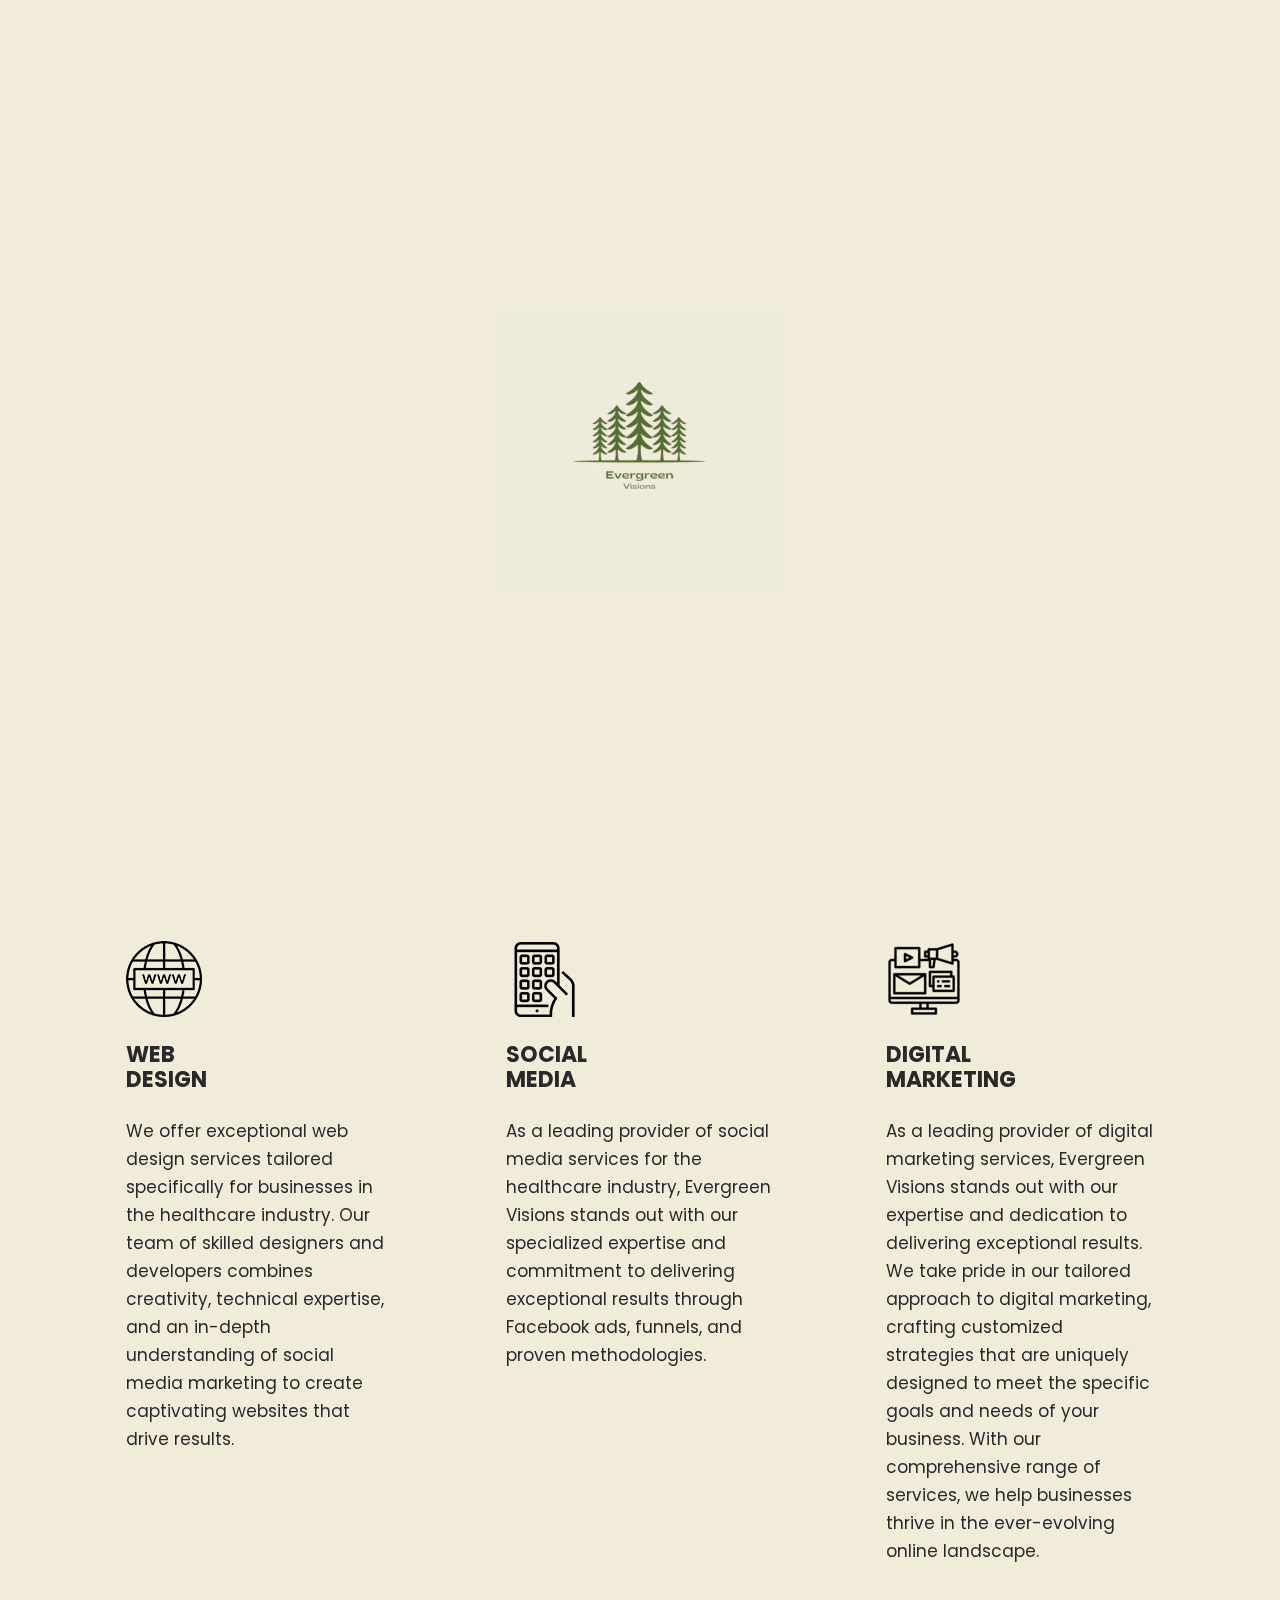
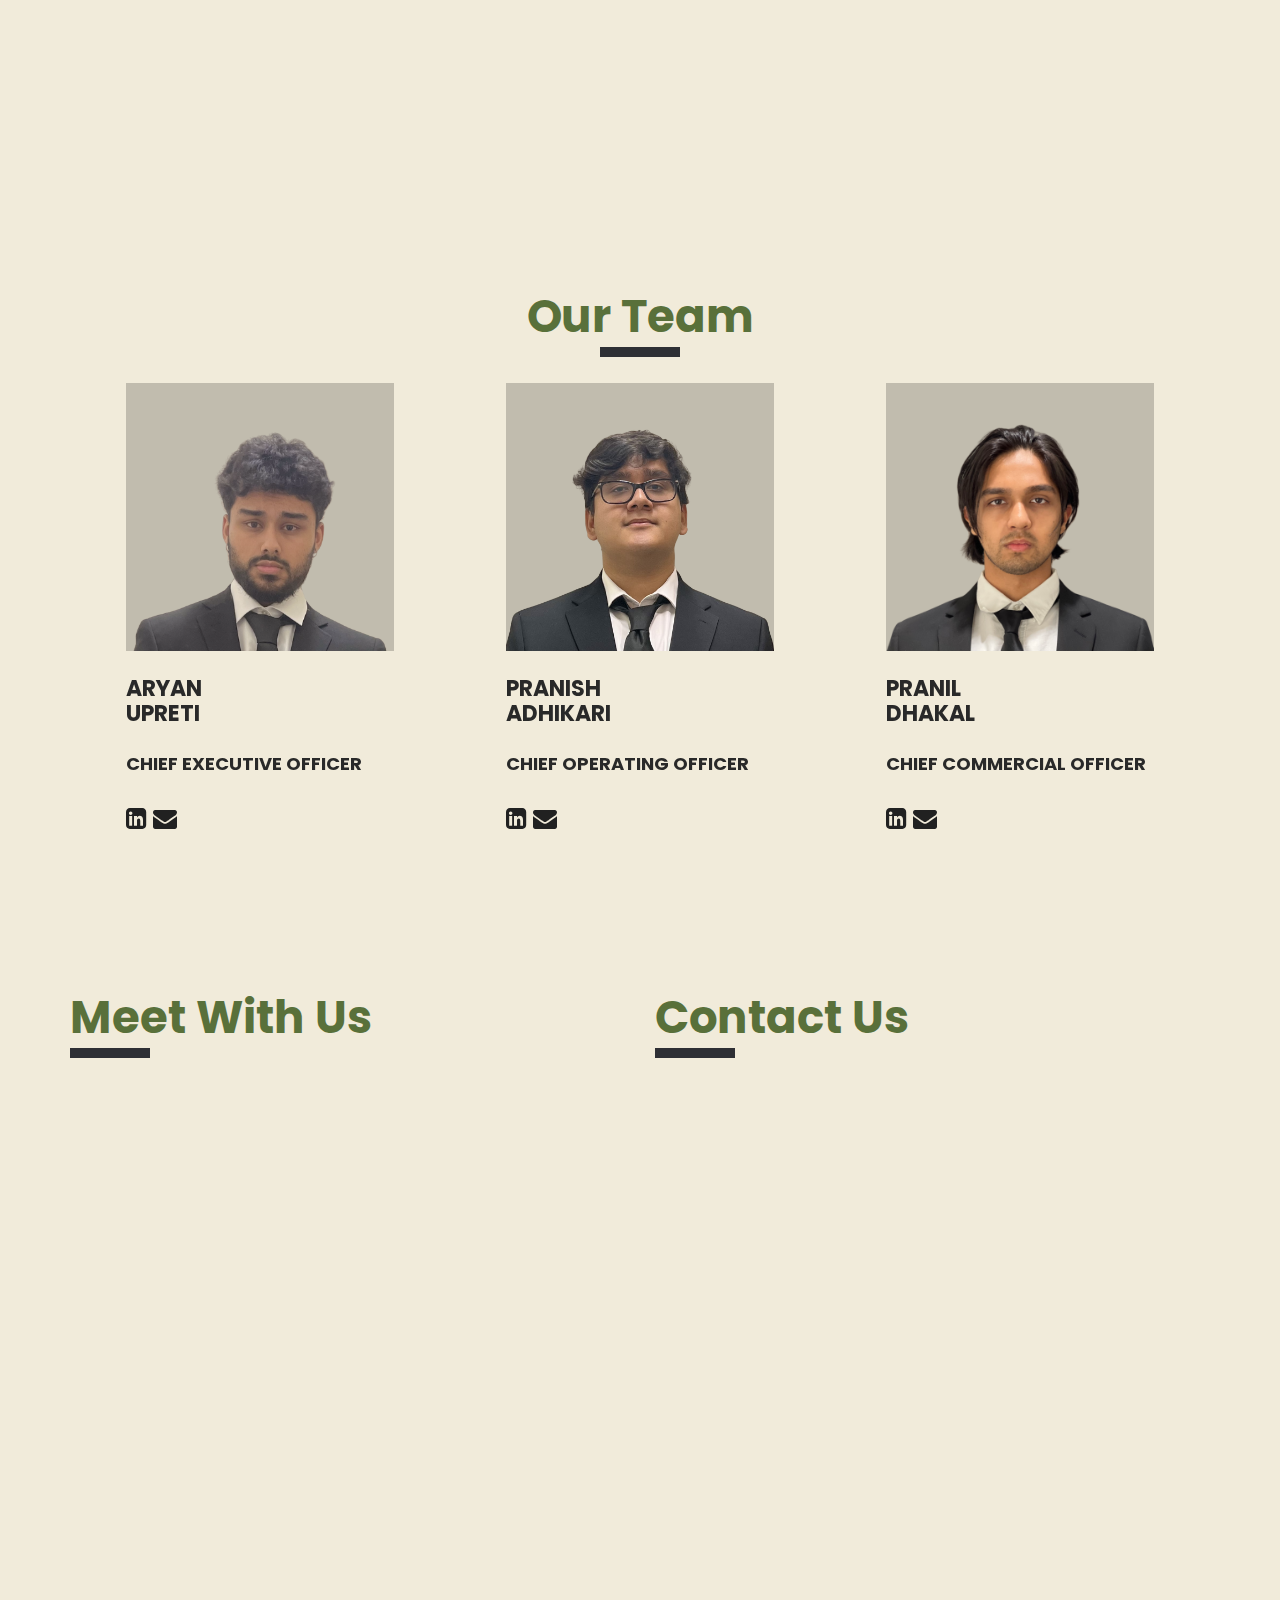
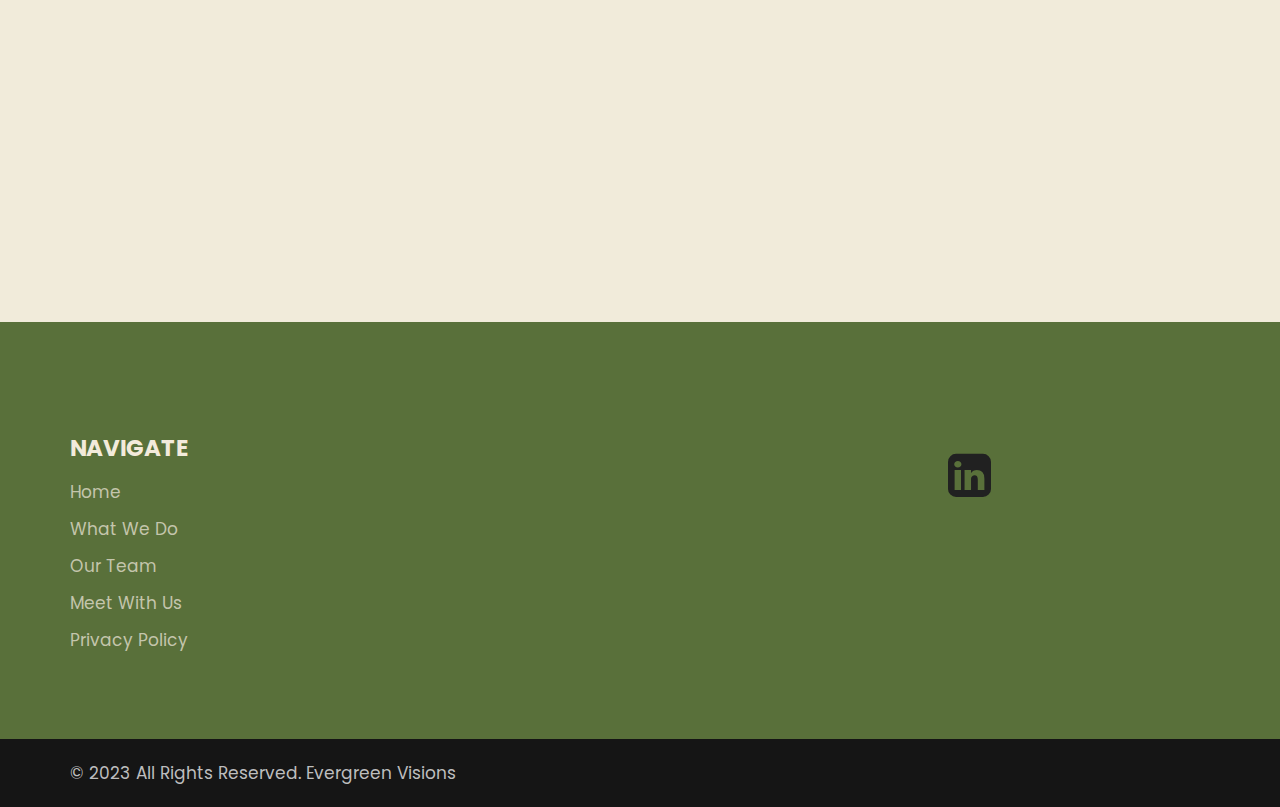
<file: Evergreen/index.html>
<!DOCTYPE html>
<html lang="en">
   <head>
      <!-- basic -->
      <meta charset="utf-8">
      <meta http-equiv="X-UA-Compatible" content="IE=edge">
      <!-- mobile metas -->
      <meta name="viewport" content="width=device-width, initial-scale=1">
      <meta name="viewport" content="initial-scale=1, maximum-scale=1">
      <!-- site metas -->
      <title>Evergreen Visions</title>
      <meta name="keywords" content="Evergreen, Visions, Evergreenvisions, chiropractor, Marketing, SMMA, Agency, evergreen, visions, chiropractic, chiropractor, social media, social, media, funnels, health, healthcare, care">
      <meta name="description" content="As a leading provider of social media services for the healthcare industry, Evergreen Visions stands out with our specialized expertise and commitment to delivering exceptional results through Facebook ads, funnels and proven methodologies.">
      <meta name="author" content="Evergreen Visions">
      <link rel="icon" type="image/png" href="images/Evergreen Beige C.png">
      <!-- bootstrap css -->
      <link rel="stylesheet" href="css/bootstrap.min.css">
      <!-- style css -->
      <link rel="stylesheet" href="css/style.css">
      <!-- responsive-->
      <link rel="stylesheet" href="css/responsive.css">
      <!-- awesome fontfamily -->
      <link rel="stylesheet" href="https://cdnjs.cloudflare.com/ajax/libs/font-awesome/4.7.0/css/font-awesome.min.css">
      <script>
         document.addEventListener('DOMContentLoaded', (event) => {
           history.replaceState(null, null, location.pathname.replace(/\.html$/, ''));
         });
       </script> 
      <style>
         body {
           background-color: #f1ebda;
         }
       </style>
       
      
      <!--[if lt IE 9]>
      <script src="https://oss.maxcdn.com/html5shiv/3.7.3/html5shiv.min.js"></script>
      <script src="https://oss.maxcdn.com/respond/1.4.2/respond.min.js"></script><![endif]-->
   </head>
   <!-- body -->
   <body class="main-layout">

      <div class="calendly-widget-container">
         <!-- Calendly badge widget begin -->
         <link href="https://assets.calendly.com/assets/external/widget.css" rel="stylesheet">
         <script src="https://assets.calendly.com/assets/external/widget.js" type="text/javascript" async></script>
         <script type="text/javascript">
           window.onload = function() { 
             Calendly.initBadgeWidget({
               url: 'https://calendly.com/contact-evergreenvisions/consulting?hide_gdpr_banner=1&text_color=546933&primary_color=546933',
               text: 'Schedule a Free Consultation',
               color: '#546933',
               textColor: '#f1ebda',
               branding: true 
             });
           }
         </script>
         <!-- Calendly badge widget end -->
       </div>
       

      <!-- loader  -->
      <div class="loader_bg">
         <div class="loader"><img src="images/loader.gif" alt="" /></div>
      </div>
      <!-- end loader -->
      <!-- header -->
      <header>
         <div class="header">
            <div class="container-fluid">
               <div class="row d_flex">
                  <div class=" col-md-2 col-sm-3 col logo_section">
                     <div class="full">
                        <div class="center-desk">
                           <div class="logo">
                              <a href="https://www.evergreenvisions.com"><img src="images/Evergreen Beige XS (1).png" alt="#" /></a>
                           </div>
                        </div>
                     </div>
                  </div>
                  <div class="col-md-8 col-sm-9">
                     <nav class="navigation navbar navbar-expand-md navbar-dark ">
                        <button class="navbar-toggler" type="button" data-toggle="collapse" data-target="#navbarsExample04" aria-controls="navbarsExample04" aria-expanded="false" aria-label="Toggle navigation">
                        <span class="navbar-toggler-icon"></span>
                        </button>
                        <div class="collapse navbar-collapse" id="navbarsExample04">
                           <ul class="navbar-nav mr-auto">
                              <li class="nav-item active">
                                 <a class="nav-link" href="home.html">Home</a>
                              </li>
                              <li class="nav-item">
                                 <a class="nav-link" href="#What We Do">What We Do</a>
                              </li>
                              <li class="nav-item">
                                 <a class="nav-link" href="#Our Team">Our Team</a>
                              </li>
                              <li class="nav-item">
                                 <a class="nav-link" href="#Meet With Us">Meet With Us</a>
                              </li>
                           </ul>
                        </div>
                     </nav>
                  </div>
                  <div class="col-md-2 d_none">
                     <ul class="email text_align_right">
                        <!-- <li> <a href="Javascript:void(0)"> Login </a></li> -->
                        <!-- <li> <a href="Javascript:void(0)"> <i class="fa fa-search" style="cursor: pointer;" aria-hidden="true"> </i></a> </li> -->
                     </ul>
                  </div>
               </div>
            </div>
         </div>
      </header>
      <!-- end header -->
      <!-- start slider section -->
      <section id="Home"></section>
      <div id="top_section" class=" banner_main">
         <div class="container">
            <div class="row">
               <div class="col-md-12">
                  <div id="myCarousel" class="carousel slide" data-ride="carousel">
                     <div class="carousel-inner">
                        <div class="carousel-item active">
                           <div class="container-fluid">
                              <div class="carousel-caption relative">
                                 <div class="bluid">
                                    <!-- <h2>Evergreen</h2> -->
                                    <h1>Evergreen<br>Visions</h1>
                                    <p>Cracking the Code<br>For Limitless Growth</p>
                                    <a class="read_more" href="#Meet With Us">Free Consultation</a><a class="read_more" href="#What We Do">About</a>
                                 </div>
                              </div>
                           </div>
                        </div>
                     </div>
                     </a>
                  </div>
               </div>
            </div>
         </div>
      </div>
      <!-- end slider section -->
      <!-- we_do -->
      <section id="What We Do">
      <div class="we_do">
         <div class="container">
            <div class="row">
               <div class="col-md-12">
                  <div class="titlepage text_align_center">
                     <h2>What We Do </h2>
                  </div>
               </div>
            </div>
            <div class="row">
               <div class="col-md-12">
                  <div id="we1" class="carousel slide" data-ride="carousel">
                     <ol class="carousel-indicators">
                        <li data-target="#we1" data-slide-to="0" class="active"></li>
                        <li data-target="#we1" data-slide-to="1"></li>
                        <li data-target="#we1" data-slide-to="2"></li>
                        <li data-target="#we1" data-slide-to="3"></li>
                     </ol>
                     <div class="carousel-inner">
                        <div class="carousel-item active">
                           <div class="container-fluid">
                              <div class="carousel-caption we1_do">
                                 <div class="row">
                                    <div class="col-md-4">
                                       <div id="bo_ho" class="we_box text_align_left">
                                          <i><img src="images/we1.png" alt="#"/></i>
                                          <h3>web <br>design</h3>
                                          <p>We offer exceptional web design services tailored specifically for businesses in the healthcare industry. Our team of skilled designers and developers combines creativity, technical expertise, and an in-depth understanding of social media marketing to create captivating websites that drive results.
                                          </p>
                                          <!-- <a class="read_more" href="we_do">Read More</a> -->
                                       </div>
                                    </div>
                                    <div class="col-md-4">
                                       <div id="bo_ho" class="we_box text_align_left">
                                          <i><img src="images/we2.png" alt="#"/></i>
                                          <h3>social <br>media</h3>
                                          <p>As a leading provider of social media services for the healthcare industry, Evergreen Visions stands out with our specialized expertise and commitment to delivering exceptional results through Facebook ads, funnels, and proven methodologies.
                                          </p>
                                          <!-- <a class="read_more" href="we_do">Read More</a> -->
                                       </div>
                                    </div>
                                    <div class="col-md-4">
                                       <div id="bo_ho" class="we_box text_align_left">
                                          <i><img src="images/digital-marketing.png" alt="#"/></i>
                                          <!-- <a href="https://www.flaticon.com/free-icons/marketing" title="marketing icons">Marketing icons created by Freepik - Flaticon</a> -->
                                          <h3>digital <br>marketing</h3>
                                          <p>As a leading provider of digital marketing services, Evergreen Visions stands out with our expertise and dedication to delivering exceptional results. We take pride in our tailored approach to digital marketing, crafting customized strategies that are uniquely designed to meet the specific goals and needs of your business. With our comprehensive range of services, we help businesses thrive in the ever-evolving online landscape.
                                          </p>
                                          <!-- <a class="read_more" href="we_do">Read More</a> -->
                                       </div>
                                    </div>
                                 </div>
                              </div>
                           </div>
                        </div>
                     </div>
                     <!-- <a class="carousel-control-prev" href="#we1" role="button" data-slide="prev">
                     <i class="fa fa-angle-left" aria-hidden="true"></i>
                     <span class="sr-only">Previous</span>
                     </a>
                     <a class="carousel-control-next" href="#we1" role="button" data-slide="next">
                     <i class="fa fa-angle-right" aria-hidden="true"></i>
                     <span class="sr-only">Next</span>
                     </a> -->
                  </div>
               </div>
            </div>
         </div>
      </div>
      </section>
      <!-- end we_do -->
      <!-- about -->
      <div class="about">
         <section id="Our Team"></section>
         <div class="container">
            <div class="row">
               <div class="col-md-12">
                  <div class="titlepage text_align_center">
                     <h2>Our Team</h2>
                  </div>
                  <div class="row">
                     <div class="col-md-12">
                        <div id="we1" class="carousel slide" data-ride="carousel">
                           <div class="carousel-inner">
                              <div class="carousel-item active">
                                 <div class="container-fluid">
                                    <div class="carousel-caption we1_do">
                                       <div class="row">
                                          <div class="col-md-4">
                                             <div id="bo_ho" class="we_box text_align_left">
                                                <i><img src="images/Aryan-Upreti.png" alt="#"/></i>
                                                <h3>Aryan <br>Upreti</h3>
                                                <h4>Chief Executive Officer</h4>
                                                <br>
                                                <h1> <a href="https://www.linkedin.com/in/aryanupreti/"><i class="fa fa-linkedin-square" aria-hidden="true"></i></a>
                                                <!-- <a href="mailto:aryan@evergreenvisions.com">aryan@evergreenvisions.com</a> -->
                                                <a href="mailto:aryan@evergreenvisions.com"><i class="fa fa-envelope" aria-hidden="true"></i></a></h1>
                                             </div>
                                          </div>
                                          <div class="col-md-4">
                                             <div id="bo_ho" class="we_box text_align_left">
                                                <i><img src="images/Pranish-Adhikari.png" alt="#"/></i>
                                                <h3>Pranish <br>Adhikari</h3>
                                                <h4>Chief Operating Officer</h4>
                                                <br>
                                                <h1> <a href="https://www.linkedin.com/in/pranish-adhikari/"><i class="fa fa-linkedin-square" aria-hidden="true"></i></a>
                                                <!-- <a href="mailto:pranish@evergreenvisions.com">pranish@evergreenvisions.com</a> -->
                                                <a href="mailto:pranish@evergreenvisions.com"><i class="fa fa-envelope" aria-hidden="true"></i></a></h1>
                                             </div>
                                          </div>
                                          <div class="col-md-4">
                                             <div id="bo_ho" class="we_box text_align_left">
                                                <i><img src="images/Pranil-Dhakal.png" alt="#"/></i>
                                                <h3>Pranil <br>Dhakal</h3>
                                                <h4>Chief Commercial Officer</h4>
                                                <br>
                                                <h1> <a href="https://www.linkedin.com/in/pranildhakal/"><i class="fa fa-linkedin-square" aria-hidden="true"></i></a>
                                                <!-- <a href="mailto:pranil@evergreenvisions.com">pranil@evergreenvisions.com</a> -->
                                                <a href="mailto:pranil@evergreenvisions.com"><i class="fa fa-envelope" aria-hidden="true"></i></a></h1>
                                             </div>
                                          </div>
                                       </div>
                                    </div>
                                 </div>
                              </div>
                           </div>
                        </div>
                     </div>
                  </div>
               </div>
            </div>
         </div>
      <!-- end about -->
      <!-- contact -->
      <section id="Meet With Us">
      <div class="contact">
         <div class="container">
            
            <div class="row ">
               <div class="col-md-6">
                  <div class="titlepage text_align_left">
                     <h2>Meet With Us</h2>
                     <br><br>
                     <!-- Calendly inline widget begin -->
                     <div class="calendly-inline-widget" data-url="https://calendly.com/contact-evergreenvisions/consulting?hide_gdpr_banner=1&text_color=546933&primary_color=546933" style="min-width:400px;height:700px;"></div>
                     <script type="text/javascript" src="https://assets.calendly.com/assets/external/widget.js" async></script>
                     <!-- Calendly inline widget end -->
                  </div>
               </div>
               <div class="col-md-6">
                  <div class="titlepage text_align_left">
                     <h2>Contact Us</h2>
                     <br><br>
                     <iframe width="640px" height="700px" src="https://forms.office.com/Pages/ResponsePage.aspx?id=DQSIkWdsW0yxEjajBLZtrQAAAAAAAAAAAANAAV3iPKhUOURTV09XQURKUjkyNDBKVjNJV0FaT0hTSC4u&embed=true" frameborder="0" marginwidth="0" marginheight="0" style="border: none; max-width:100%; max-height:100vh" allowfullscreen webkitallowfullscreen mozallowfullscreen msallowfullscreen> </iframe>
                  </div>
               </div>
               </div>
            </div>
         </div>
      </div>
      </section>
      <!-- contact -->
      <!-- footer -->
      <footer>
         <div class="footer">
            <div class="container">
               <div class="row">
                  <div class="col-md-3 col-sm-6">
                     <div class="Informa helpful">
                        <h3>Navigate</h3>
                        <ul>
                           <li><a href="home.html">Home</a></li>
                           <li><a href="#What We Do">What We Do</a></li>
                           <li><a href="#Our Team">Our Team</a></li>
                           <li><a href="#Meet With Us">Meet With Us</a></li>
                           <li><a href="policy.html">Privacy Policy</a></li>
                        </ul>
                     </div>
                  </div>
                  <div class="col-md-3 col-sm-6">
                     <div class="Informa conta">
                        <!-- <h3>contact Us</h3>
                        <ul>
                           <li>To contact us please schedule a meeting with us. If you have a question feel free to email any one of our team members above.</li>
                        </ul> -->
                     </div>
                  </div>
                  <div class="col-md-3 col-sm-6">
                     <div class="Informa conta">
                        <!-- <h3>contact Us</h3> -->
                        <ul>
                           
                        </ul>
                     </div>
                  </div>
                  <div class="col-md-3 col-sm-6">
                     <div class="Informa conta">
                        <h3></h3>
                        <ul>
                           <h1> <a href="https://www.linkedin.com/company/evergreen-visions/"><i class="fa fa-linkedin-square" aria-hidden="true"></i></a></h1>
                        </ul>
                     </div>
                  </div>
               </div>
            </div>
            <div class="copyright text_align_left">
               <div class="container">
                  <div class="row d_flex">
                     <div class="col-md-6">
                        <p>© 2023 All Rights Reserved.  <a href="https://evergreenvisions.com"> Evergreen Visions</a></p>
                     </div>
                     <div class="col-md-6">
                        <ul class="social_icon text_align_center">
                           <!-- <li> <a href="Javascript:void(0)"><i class="fa fa-facebook-f"></i></a></li>
                           <li> <a href="Javascript:void(0)"><i class="fa fa-twitter"></i></a></li> -->
                           <!-- <li> <a href="https://www.linkedin.com/company/evergreen-visions/"><i class="fa fa-linkedin-square" aria-hidden="true"></i></a></li> -->
                           <!-- <li> <a href="Javascript:void(0)"><i class="fa fa-instagram" aria-hidden="true"></i></a></li>
                           <li> <a href="Javascript:void(0)"><i class="fa fa-youtube-play" aria-hidden="true"></i></a></li> -->
                        </ul>
                     </div>
                  </div>
               </div>
            </div>
         </div>
      </footer>
      <!-- end footer -->
      <!-- Javascript files-->
      <script src="js/jquery.min.js"></script>
      <script src="js/bootstrap.bundle.min.js"></script>
      <script src="js/jquery-3.0.0.min.js"></script>
      <script src="js/custom.js"></script>
   </body>
</html>
</file>
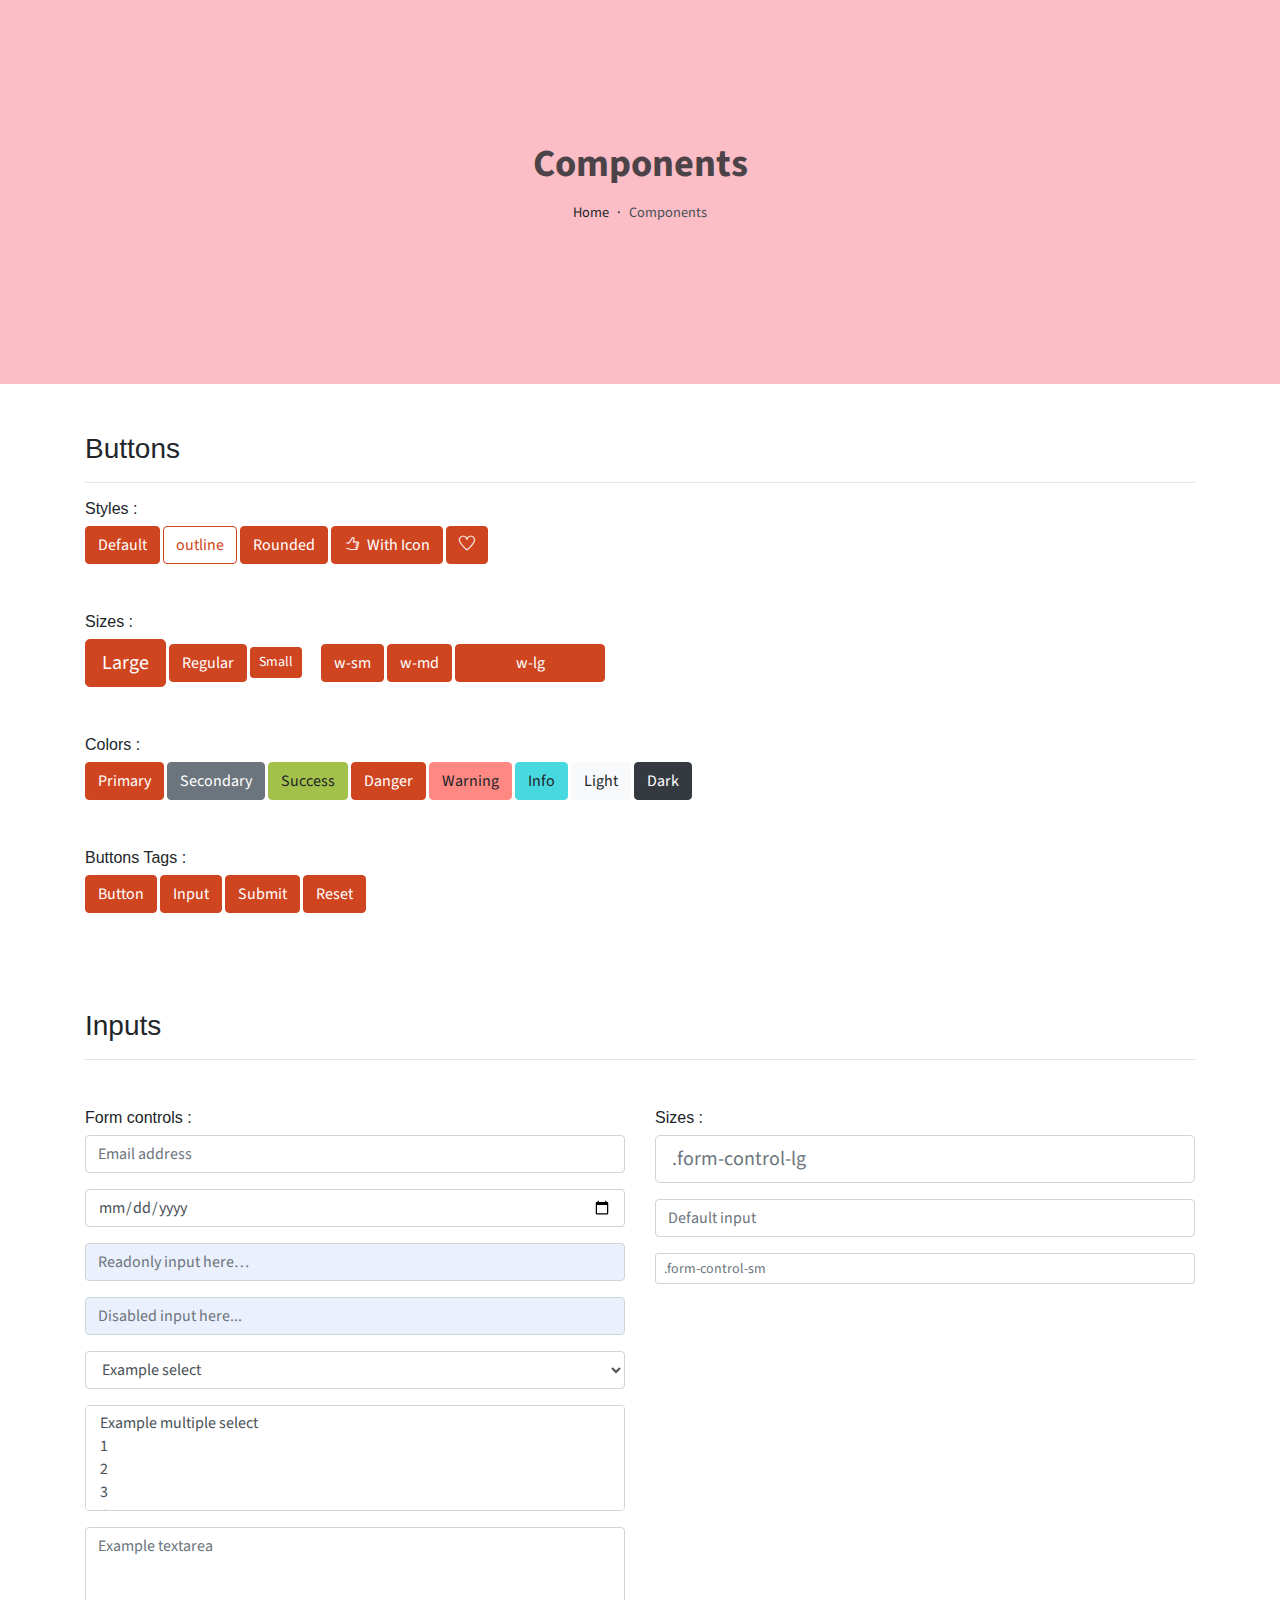
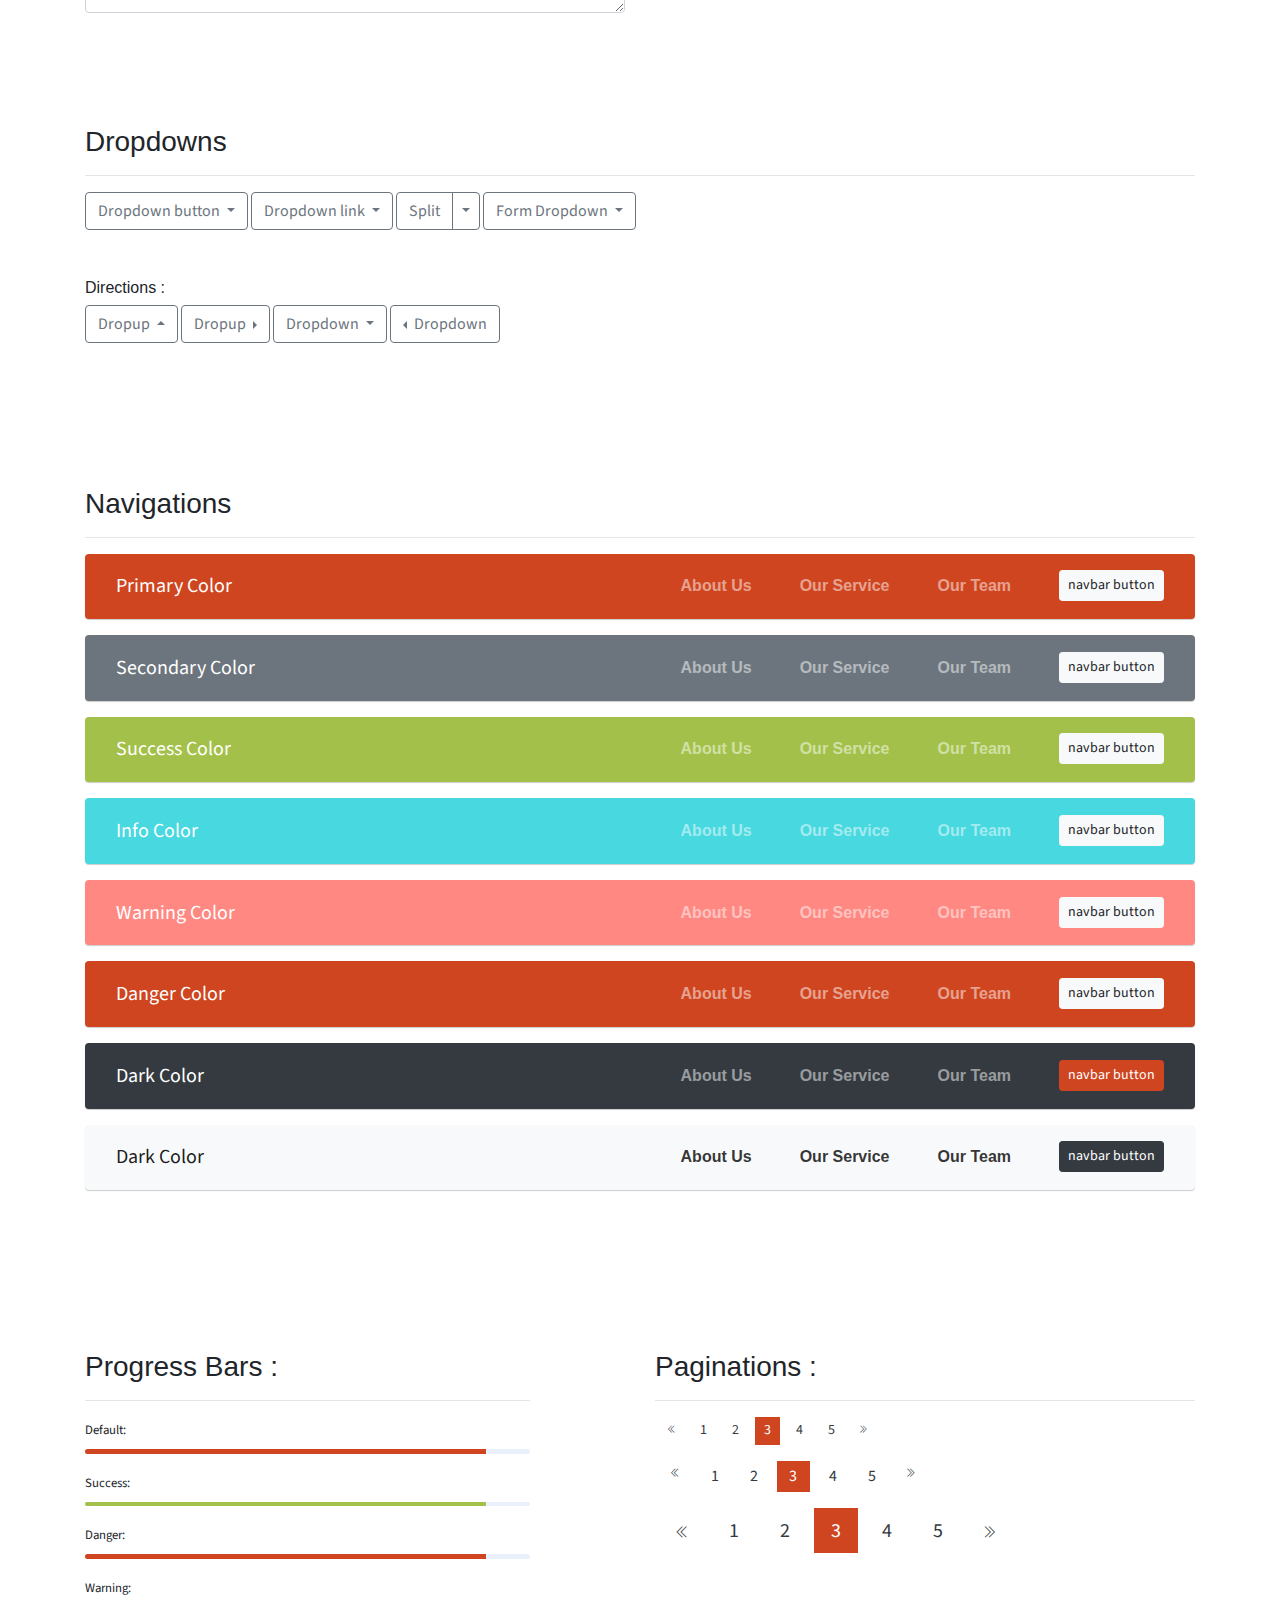
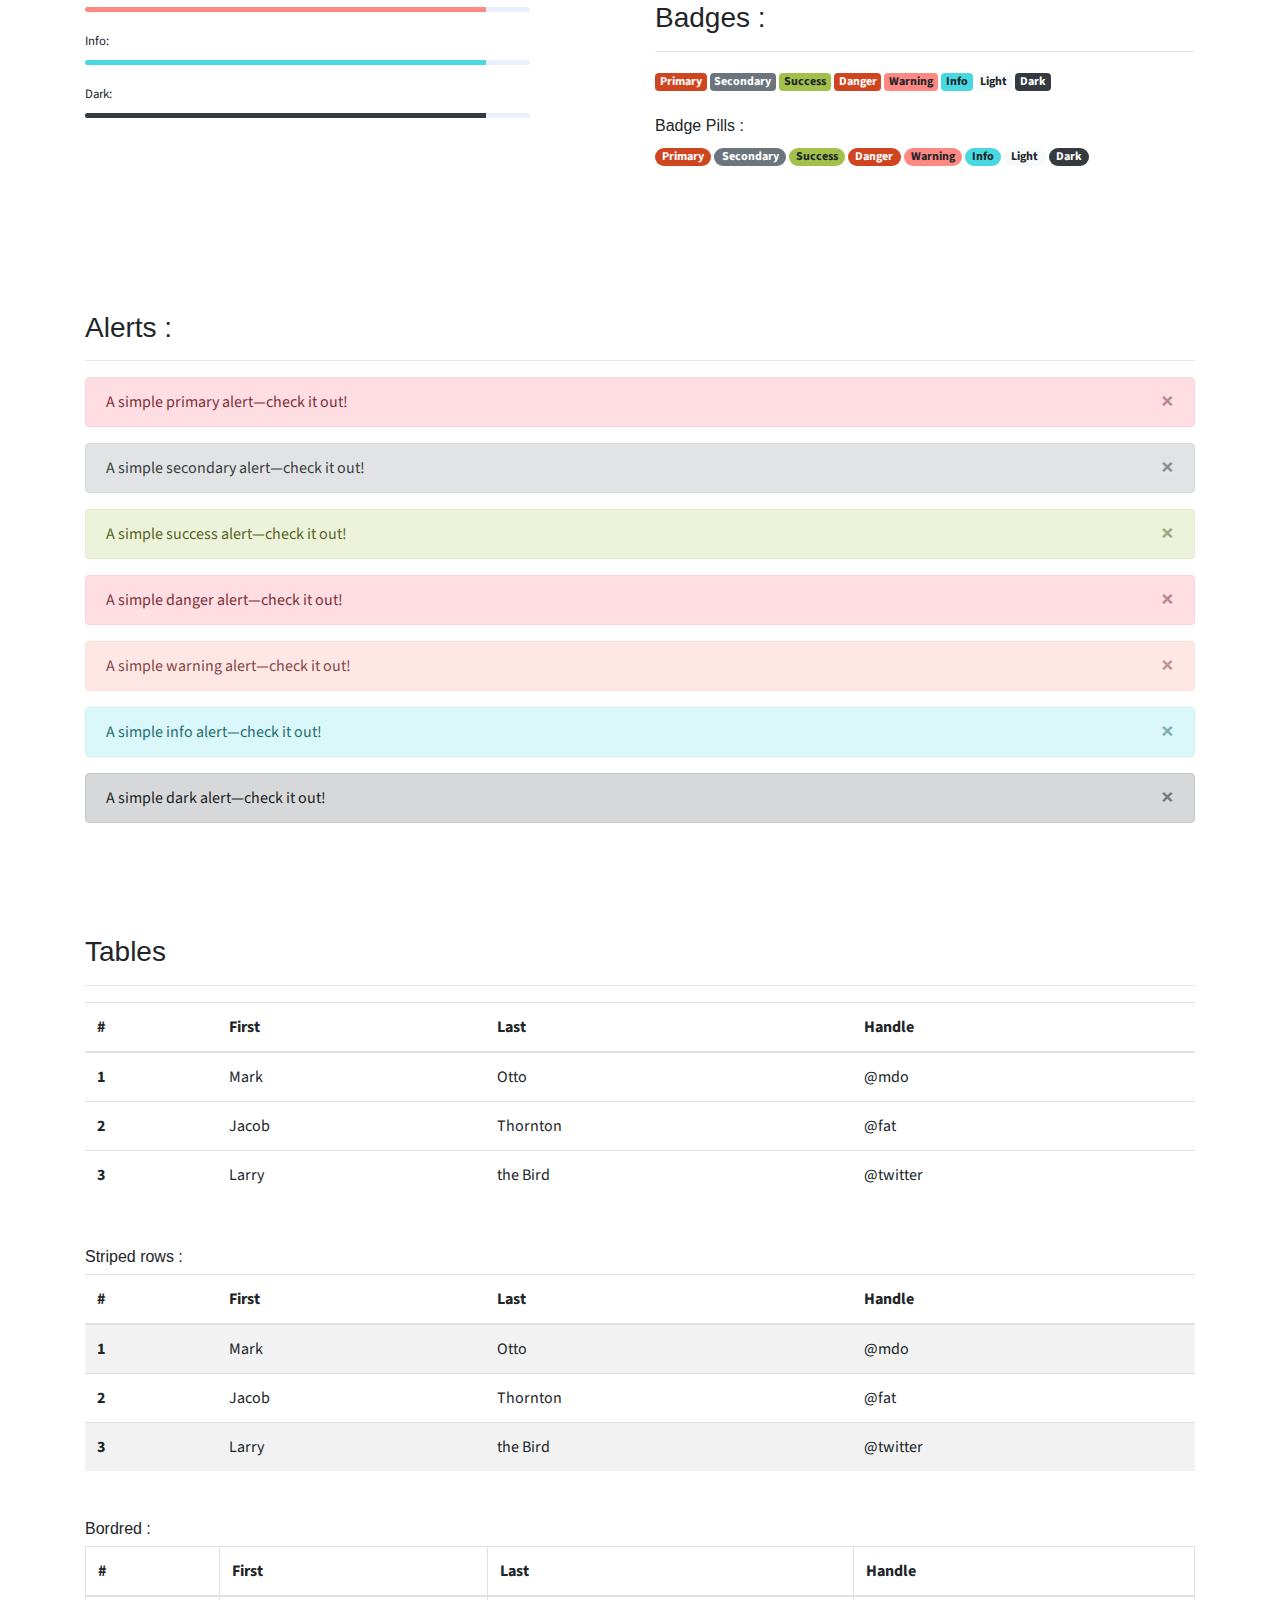
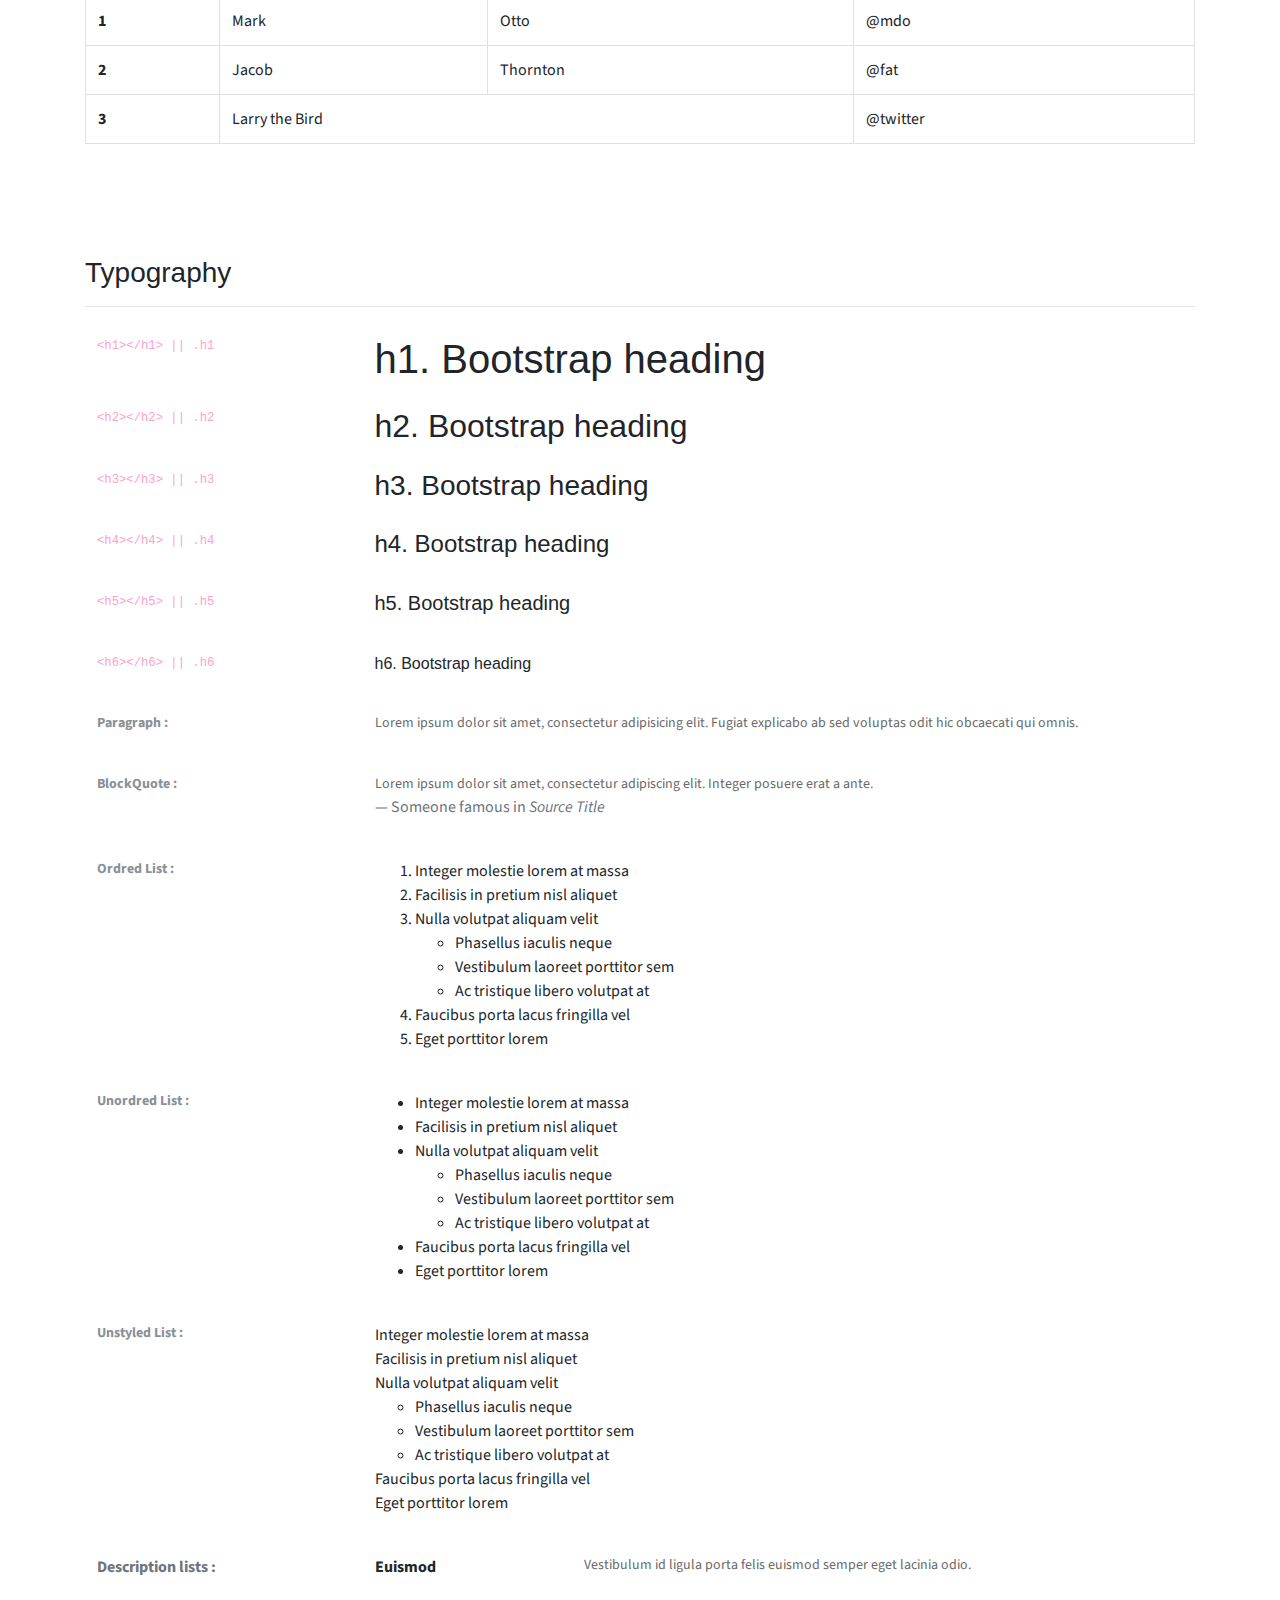
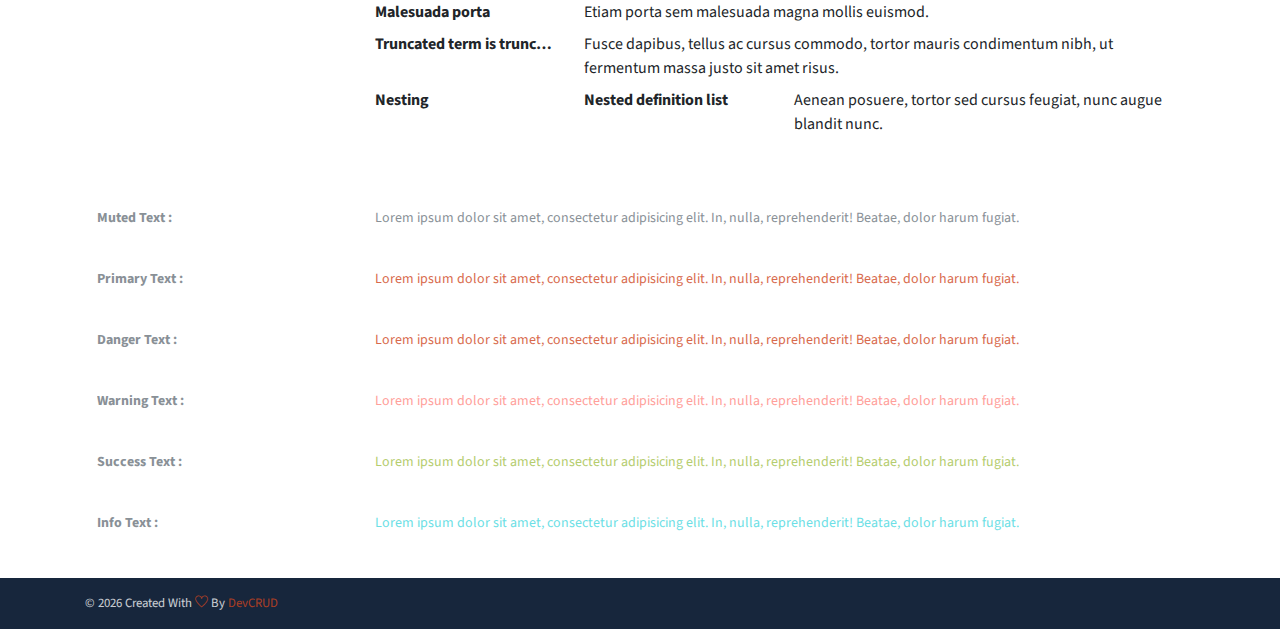
<file: components.html>
<!DOCTYPE html>
<html lang="en">
<head>
   <meta charset="utf-8">
   <meta name="viewport" content="width=device-width, initial-scale=1, shrink-to-fit=no">
   <meta name="description" content="Start your development with JohnDoe landing page.">
   <meta name="author" content="Devcrud">
   <title>JohnDoe Landing page | Components</title>
   <link rel="icon" href="assets/imgs/favicon.png" type="image/png">
   <!-- font icons -->
   <link rel="stylesheet" href="assets/vendors/themify-icons/css/themify-icons.css">
   <!-- Bootstrap + Steller  -->
   <link rel="stylesheet" href="assets/css/johndoe.css">
</head>
<body>

   <!-- Page Header -->
   <header class="header header-mini"> 
      <div class="header-title">Components</div> 
      <nav aria-label="breadcrumb">
         <ol class="breadcrumb">
            <li class="breadcrumb-item"><a href="/">Home</a></li>
            <li class="breadcrumb-item active" aria-current="page">Components</li>
         </ol>
      </nav>
   </header> <!-- End Of Page Header -->

   <!-- main content -->
   <div class="container">

      <!-- Buttons -->
      <h3 class="mt-5">Buttons</h3>
      <hr>
      <h6 class="section-secondary-title">Styles :</h6>
      <button class="btn btn-primary">Default</button>
      <button class="btn btn-outline-primary">outline</button>
      <button class="btn btn-primary rounded">Rounded</button>
      <button class="btn btn-primary rounded"><i class="ti-thumb-up pr-1"></i> With Icon</button>
      <button class="btn btn-primary circle"><i class="ti-heart"></i></button>

      <h6 class="section-secondary-title mt-5">Sizes :</h6>
      <button class="btn btn-primary btn-lg">Large</button>
      <button class="btn btn-primary ">Regular</button>
      <button class="btn btn-primary btn-sm">Small</button>
      <button class="btn btn-primary w-sm ml-3">w-sm</button>
      <button class="btn btn-primary w-md">w-md</button>
      <button class="btn btn-primary w-lg">w-lg</button>

      <h6 class="section-secondary-title mt-5">Colors :</h6>          
      <button type="button" class="btn btn-primary">Primary</button>
      <button type="button" class="btn btn-secondary">Secondary</button>
      <button type="button" class="btn btn-success">Success</button>
      <button type="button" class="btn btn-danger">Danger</button>
      <button type="button" class="btn btn-warning">Warning</button>
      <button type="button" class="btn btn-info">Info</button>
      <button type="button" class="btn btn-light">Light</button>
      <button type="button" class="btn btn-dark">Dark</button>

      <h6 class="section-secondary-title mt-5">Buttons Tags :</h6>
      <button class="btn btn-primary" type="submit">Button</button>
      <input class="btn btn-primary" type="button" value="Input">
      <input class="btn btn-primary" type="submit" value="Submit">
      <input class="btn btn-primary" type="reset" value="Reset">
      
      <!-- devider -->
      <div class="py-5"></div>

      <!-- Inputs -->
      <h3>Inputs</h3>
      <hr>
      <div class="row mt-5">
         <div class="col-md-6">
            <h6 class="section-secondary-title">Form controls :</h6>        
            <div class="form-group">
               <input type="email" class="form-control" id="exampleFormControlInput1" placeholder="Email address">
            </div>
            <div class="form-group">
               <input type="date" class="form-control" id="exampleFormControlInput1" placeholder="Date">
            </div>
            <div class="form-group">
               <input class="form-control" type="text" placeholder="Readonly input here…" readonly>
            </div>
            <div class="form-group">
               <input class="form-control" id="disabledInput" type="text" placeholder="Disabled input here..." disabled>
            </div>
            <div class="form-group">
               <select class="form-control" id="exampleFormControlSelect1">
                  <option>Example select</option>
                  <option>1</option>
                  <option>2</option>
                  <option>3</option>
                  <option>4</option>
                  <option>5</option>
               </select>
            </div>
            <div class="form-group">
               <select multiple class="form-control" id="exampleFormControlSelect2">
                  <option>Example multiple select</option>
                  <option>1</option>
                  <option>2</option>
                  <option>3</option>
                  <option>4</option>
                  <option>5</option>
               </select>
            </div>
            <div class="form-group">
               <textarea class="form-control" id="exampleFormControlTextarea1" rows="3" placeholder="Example textarea"></textarea>
            </div>
         </div>
         <div class="col-md-6">
            <h6 class="section-secondary-title">Sizes :</h6>    
            <div class="form-group">
               <input class="form-control form-control-lg" type="text" placeholder=".form-control-lg">             
            </div>
            <div class="form-group">
               <input class="form-control" type="text" placeholder="Default input">
            </div>
            <div class="form-group">
               <input class="form-control form-control-sm" type="text" placeholder=".form-control-sm"> 
            </div>
         </div>
      </div> <!-- end of inputs -->   

      <!-- devider -->
      <div class="py-5"></div>             

      <!-- Dropdowns -->
      <h3 class="components-section-title font-weight-normal">Dropdowns</h3>
      <hr>
      <div class="dropdown d-inline-block">
         <button class="btn btn-outline-secondary dropdown-toggle" type="button" id="dropdownMenuButton" data-toggle="dropdown" aria-haspopup="true" aria-expanded="false">
         Dropdown button
         </button>
         <div class="dropdown-menu" aria-labelledby="dropdownMenuButton">
         <a class="dropdown-item" href="#">Action</a>
         <a class="dropdown-item" href="#">Another action</a>
         <a class="dropdown-item" href="#">Something else here</a>
         </div>
      </div>
      <div class="dropdown d-inline-block">
         <a class="btn btn-outline-secondary dropdown-toggle" href="#" role="button" id="dropdownMenuLink" data-toggle="dropdown" aria-haspopup="true" aria-expanded="false">
            Dropdown link
         </a>
         <div class="dropdown-menu" aria-labelledby="dropdownMenuLink">
            <a class="dropdown-item" href="#">Action</a>
            <a class="dropdown-item" href="#">Another action</a>
            <a class="dropdown-item" href="#">Something else here</a>
         </div>
      </div>
      <div class="btn-group">
         <button type="button" class="btn btn-outline-secondary">Split</button>
         <button type="button" class="btn btn-outline-secondary dropdown-toggle dropdown-toggle-split" data-toggle="dropdown" aria-haspopup="true" aria-expanded="false">
         <span class="sr-only">Toggle Dropdown</span>
         </button>
         <div class="dropdown-menu">
            <a class="dropdown-item" href="#">Action</a>
            <a class="dropdown-item" href="#">Another action</a>
            <a class="dropdown-item" href="#">Something else here</a>
            <div class="dropdown-divider"></div>
            <a class="dropdown-item" href="#">Separated link</a>
         </div>
      </div>
      <div class="btn-group">
         <button class="btn btn-outline-secondary dropdown-toggle" type="button" id="dropdownMenuButton" data-toggle="dropdown" aria-haspopup="true" aria-expanded="false">
            Form Dropdown
         </button>
         <div class="dropdown-menu form">
            <form class="px-4 py-3">
               <div class="form-group">
                  <input type="email" class="form-control" id="exampleDropdownFormEmail1" placeholder="email@example.com">
               </div>
               <div class="form-group">
                  <input type="password" class="form-control" id="exampleDropdownFormPassword1" placeholder="Password">
               </div>
               <div class="form-check mb-3">
                  <input type="checkbox" class="form-check-input" id="dropdownCheck">
                  <label class="form-check-label" for="dropdownCheck">
                     Remember me
                  </label>
               </div>
               <button type="submit" class="btn btn-primary btn-block">Sign in</button>
            </form>
            <div class="dropdown-divider"></div>
            <a class="dropdown-item" href="#"><small>New around here? Sign up</small></a>
            <a class="dropdown-item" href="#"><small>Forgot password?</small></a>
         </div>
      </div>       
      <h6 class="section-secondary-title mt-5">Directions :</h6>  
      <div class="btn-group dropup">
         <button type="button" class="btn btn-outline-secondary dropdown-toggle" data-toggle="dropdown" aria-haspopup="true" aria-expanded="false">
            Dropup
         </button>
         <div class="dropdown-menu">
            <a class="dropdown-item" href="#">Action</a>
            <a class="dropdown-item" href="#">Another action</a>
            <a class="dropdown-item" href="#">Something else here</a>
            <div class="dropdown-divider"></div>
            <a class="dropdown-item" href="#">Separated link</a>
         </div>
      </div>
      <div class="btn-group dropright">
         <button type="button" class="btn btn-outline-secondary dropdown-toggle" data-toggle="dropdown" aria-haspopup="true" aria-expanded="false">
            Dropup
         </button>
         <div class="dropdown-menu">
            <a class="dropdown-item" href="#">Action</a>
            <a class="dropdown-item" href="#">Another action</a>
            <a class="dropdown-item" href="#">Something else here</a>
            <div class="dropdown-divider"></div>
            <a class="dropdown-item" href="#">Separated link</a>
         </div>
      </div>
      <div class="btn-group">
         <button type="button" class="btn btn-outline-secondary dropdown-toggle" data-toggle="dropdown" aria-haspopup="true" aria-expanded="false">
            Dropdown
         </button>
         <div class="dropdown-menu">
            <a class="dropdown-item" href="#">Action</a>
            <a class="dropdown-item" href="#">Another action</a>
            <a class="dropdown-item" href="#">Something else here</a>
            <div class="dropdown-divider"></div>
            <a class="dropdown-item" href="#">Separated link</a>
         </div>
      </div>
      <div class="btn-group dropleft">
         <button type="button" class="btn btn-outline-secondary dropdown-toggle" data-toggle="dropdown" aria-haspopup="true" aria-expanded="false">
            Dropdown
         </button>
         <div class="dropdown-menu">
            <a class="dropdown-item" href="#">Action</a>
            <a class="dropdown-item" href="#">Another action</a>
            <a class="dropdown-item" href="#">Something else here</a>
            <div class="dropdown-divider"></div>
            <a class="dropdown-item" href="#">Separated link</a>
         </div>
      </div> <!-- end of Dropdowns -->  

      <!-- devider -->
      <div class="py-5"></div>   

      <!-- navbars -->
      <h3 class="components-section-title font-weight-normal mt-5">Navigations</h3>
      <hr>
      <nav class="navbar navbar-expand-sm navbar-dark bg-primary rounded shadow mb-3">
         <div class="container">
            <a class="navbar-brand" href="#">Primary Color</a>
            <button class="navbar-toggler ml-auto" type="button" data-toggle="collapse" data-target="#navbarSupportedContent" aria-controls="navbarSupportedContent" aria-expanded="false" aria-label="Toggle navigation">
            <span class="navbar-toggler-icon"></span>
            </button>
            <div class="collapse navbar-collapse" id="navbarSupportedContent">
               <ul class="navbar-nav ml-auto"> 
                  <li class="nav-item">
                     <a class="nav-link" href="#about">About Us</a>
                  </li>
                  <li class="nav-item">
                     <a class="nav-link" href="#service">Our Service</a>
                  </li>
                  <li class="nav-item">
                     <a class="nav-link" href="#team">Our Team</a>
                  </li>
                  <li class="nav-item">
                     <a href="#book-table" class="ml-4 mt-1 btn btn-light btn-sm">navbar button</a>
                  </li>
               </ul>                       
            </div>
         </div>
      </nav>
      <nav class="navbar navbar-expand-sm navbar-dark bg-secondary rounded shadow mb-3">
         <div class="container">
            <a class="navbar-brand" href="#">Secondary Color</a>
            <button class="navbar-toggler ml-auto" type="button" data-toggle="collapse" data-target="#navbarSupportedContent" aria-controls="navbarSupportedContent" aria-expanded="false" aria-label="Toggle navigation">
            <span class="navbar-toggler-icon"></span>
            </button>
            <div class="collapse navbar-collapse" id="navbarSupportedContent">
               <ul class="navbar-nav ml-auto"> 
                  <li class="nav-item">
                     <a class="nav-link" href="#about">About Us</a>
                  </li>
                  <li class="nav-item">
                     <a class="nav-link" href="#service">Our Service</a>
                  </li>
                  <li class="nav-item">
                     <a class="nav-link" href="#team">Our Team</a>
                  </li>
                  <li class="nav-item">
                     <a href="#book-table" class="ml-4 mt-1 btn btn-light btn-sm">navbar button</a>
                  </li>
               </ul>                       
            </div>
         </div>
      </nav>
      <nav class="navbar navbar-expand-sm navbar-dark bg-success rounded shadow mb-3">
         <div class="container">
            <a class="navbar-brand" href="#">Success Color</a>
            <button class="navbar-toggler ml-auto" type="button" data-toggle="collapse" data-target="#navbarSupportedContent" aria-controls="navbarSupportedContent" aria-expanded="false" aria-label="Toggle navigation">
            <span class="navbar-toggler-icon"></span>
            </button>
            <div class="collapse navbar-collapse" id="navbarSupportedContent">
               <ul class="navbar-nav ml-auto"> 
                  <li class="nav-item">
                     <a class="nav-link" href="#about">About Us</a>
                  </li>
                  <li class="nav-item">
                     <a class="nav-link" href="#service">Our Service</a>
                  </li>
                  <li class="nav-item">
                     <a class="nav-link" href="#team">Our Team</a>
                  </li>
                  <li class="nav-item">
                     <a href="#book-table" class="ml-4 mt-1 btn btn-light btn-sm">navbar button</a>
                  </li>
               </ul>                       
            </div>
         </div>
      </nav>
      <nav class="navbar navbar-expand-sm navbar-dark bg-info rounded shadow mb-3">
         <div class="container">
            <a class="navbar-brand" href="#">Info Color</a>
            <button class="navbar-toggler ml-auto" type="button" data-toggle="collapse" data-target="#navbarSupportedContent" aria-controls="navbarSupportedContent" aria-expanded="false" aria-label="Toggle navigation">
            <span class="navbar-toggler-icon"></span>
            </button>
            <div class="collapse navbar-collapse" id="navbarSupportedContent">
               <ul class="navbar-nav ml-auto"> 
                  <li class="nav-item">
                     <a class="nav-link" href="#about">About Us</a>
                  </li>
                  <li class="nav-item">
                     <a class="nav-link" href="#service">Our Service</a>
                  </li>
                  <li class="nav-item">
                     <a class="nav-link" href="#team">Our Team</a>
                  </li>
                  <li class="nav-item">
                     <a href="#book-table" class="ml-4 mt-1 btn btn-light btn-sm">navbar button</a>
                  </li>
               </ul>                       
            </div>
         </div>
      </nav>
      <nav class="navbar navbar-expand-sm navbar-dark bg-warning rounded shadow mb-3">
         <div class="container">
            <a class="navbar-brand" href="#">Warning Color</a>
            <button class="navbar-toggler ml-auto" type="button" data-toggle="collapse" data-target="#navbarSupportedContent" aria-controls="navbarSupportedContent" aria-expanded="false" aria-label="Toggle navigation">
            <span class="navbar-toggler-icon"></span>
            </button>
            <div class="collapse navbar-collapse" id="navbarSupportedContent">
               <ul class="navbar-nav ml-auto"> 
                  <li class="nav-item">
                     <a class="nav-link" href="#about">About Us</a>
                  </li>
                  <li class="nav-item">
                     <a class="nav-link" href="#service">Our Service</a>
                  </li>
                  <li class="nav-item">
                     <a class="nav-link" href="#team">Our Team</a>
                  </li>
                  <li class="nav-item">
                     <a href="#book-table" class="ml-4 mt-1 btn btn-light btn-sm">navbar button</a>
                  </li>
               </ul>                       
            </div>
         </div>
      </nav>
      <nav class="navbar navbar-expand-sm navbar-dark bg-danger rounded shadow mb-3">
         <div class="container">
            <a class="navbar-brand" href="#">Danger Color</a>
            <button class="navbar-toggler ml-auto" type="button" data-toggle="collapse" data-target="#navbarSupportedContent" aria-controls="navbarSupportedContent" aria-expanded="false" aria-label="Toggle navigation">
            <span class="navbar-toggler-icon"></span>
            </button>
            <div class="collapse navbar-collapse" id="navbarSupportedContent">
               <ul class="navbar-nav ml-auto"> 
                  <li class="nav-item">
                     <a class="nav-link" href="#about">About Us</a>
                  </li>
                  <li class="nav-item">
                     <a class="nav-link" href="#service">Our Service</a>
                  </li>
                  <li class="nav-item">
                     <a class="nav-link" href="#team">Our Team</a>
                  </li>
                  <li class="nav-item">
                     <a href="#book-table" class="ml-4 mt-1 btn btn-light btn-sm">navbar button</a>
                  </li>
               </ul>                       
            </div>
         </div>
      </nav>
      <nav class="navbar navbar-expand-sm navbar-dark bg-dark rounded shadow mb-3">
         <div class="container">
            <a class="navbar-brand" href="#">Dark Color</a>
            <button class="navbar-toggler ml-auto" type="button" data-toggle="collapse" data-target="#navbarSupportedContent" aria-controls="navbarSupportedContent" aria-expanded="false" aria-label="Toggle navigation">
            <span class="navbar-toggler-icon"></span>
            </button>
            <div class="collapse navbar-collapse" id="navbarSupportedContent">
               <ul class="navbar-nav ml-auto"> 
                  <li class="nav-item">
                     <a class="nav-link" href="#about">About Us</a>
                  </li>
                  <li class="nav-item">
                     <a class="nav-link" href="#service">Our Service</a>
                  </li>
                  <li class="nav-item">
                     <a class="nav-link" href="#team">Our Team</a>
                  </li>
                  <li class="nav-item">
                     <a href="#book-table" class="ml-4 mt-1 btn btn-primary btn-sm">navbar button</a>
                  </li>
               </ul>                       
            </div>
         </div>
      </nav>
      <nav class="navbar navbar-expand-sm navbar-light bg-light rounded shadow mb-3">
         <div class="container">
            <a class="navbar-brand" href="#">Dark Color</a>
            <button class="navbar-toggler ml-auto" type="button" data-toggle="collapse" data-target="#navbarSupportedContent" aria-controls="navbarSupportedContent" aria-expanded="false" aria-label="Toggle navigation">
            <span class="navbar-toggler-icon"></span>
            </button>
            <div class="collapse navbar-collapse" id="navbarSupportedContent">
               <ul class="navbar-nav ml-auto"> 
                  <li class="nav-item">
                     <a class="nav-link" href="#about">About Us</a>
                  </li>
                  <li class="nav-item">
                     <a class="nav-link" href="#service">Our Service</a>
                  </li>
                  <li class="nav-item">
                     <a class="nav-link" href="#team">Our Team</a>
                  </li>
                  <li class="nav-item">
                     <a href="#book-table" class="ml-4 mt-1 btn btn-dark btn-sm">navbar button</a>
                  </li>
               </ul>                       
            </div>
         </div>
      </nav>
      <!-- End of navbars -->

      <!-- devider -->
      <div class="py-5"></div>   
      
      <!-- progress bars -->
      <div class="row justify-content-between">
         <div class="col-md-5">
            <h3 class="components-section-title font-weight-normal mt-5">Progress Bars :</h3>
            <hr>
            <small>Default: </small>
            <div class="progress mt-2 mb-3">
               <div class="progress-bar" role="progressbar" style="width: 90%" aria-valuenow="25" aria-valuemin="0" aria-valuemax="100"></div>
            </div>
            <small>Success:</small>
            <div class="progress mt-2 mb-3">
               <div class="progress-bar bg-success" role="progressbar" style="width: 90%" aria-valuenow="25" aria-valuemin="0" aria-valuemax="100"></div>
            </div>
            <small>Danger:</small>
            <div class="progress mt-2 mb-3">
               <div class="progress-bar bg-danger" role="progressbar" style="width: 90%" aria-valuenow="25" aria-valuemin="0" aria-valuemax="100"></div>
            </div>
            <small>Warning:</small>
            <div class="progress mt-2 mb-3">
               <div class="progress-bar bg-warning" role="progressbar" style="width: 90%" aria-valuenow="25" aria-valuemin="0" aria-valuemax="100"></div>
            </div>
            <small>Info:</small>
            <div class="progress mt-2 mb-3">
               <div class="progress-bar bg-info" role="progressbar" style="width: 90%" aria-valuenow="25" aria-valuemin="0" aria-valuemax="100"></div>
            </div>
            <small>Dark:</small>
            <div class="progress mt-2 mb-3">
               <div class="progress-bar bg-dark" role="progressbar" style="width: 90%" aria-valuenow="25" aria-valuemin="0" aria-valuemax="100"></div>
            </div>
         </div>
         <div class="col-md-6">
            <h3 class="components-section-title font-weight-normal mt-5">Paginations :</h3>
            <hr>
            <nav aria-label="Page navigation example">
               <ul class="pagination pagination-sm">
                  <li class="page-item"><a class="page-link" href="#"><i class="ti-angle-double-left"></i></a></li>
                  <li class="page-item"><a class="page-link" href="#">1</a></li>
                  <li class="page-item"><a class="page-link" href="#">2</a></li>
                  <li class="page-item active"><a class="page-link" href="#">3</a></li>
                  <li class="page-item"><a class="page-link" href="#">4</a></li>
                  <li class="page-item"><a class="page-link" href="#">5</a></li>
                  <li class="page-item"><a class="page-link" href="#"><i class="ti-angle-double-right"></i></a></li>
               </ul>
            </nav>
            <nav aria-label="Page navigation example">
               <ul class="pagination">
               <li class="page-item"><a class="page-link" href="#"><i class="ti-angle-double-left"></i></a></li>
                  <li class="page-item"><a class="page-link" href="#">1</a></li>
                  <li class="page-item"><a class="page-link" href="#">2</a></li>
                  <li class="page-item active"><a class="page-link" href="#">3</a></li>
                  <li class="page-item"><a class="page-link" href="#">4</a></li>
                  <li class="page-item"><a class="page-link" href="#">5</a></li>
                  <li class="page-item"><a class="page-link" href="#"><i class="ti-angle-double-right"></i></a></li>
               </ul>
            </nav>
            <nav aria-label="Page navigation example">
               <ul class="pagination pagination-lg">
                  <li class="page-item"><a class="page-link" href="#"><i class="ti-angle-double-left"></i></a></li>
                  <li class="page-item"><a class="page-link" href="#">1</a></li>
                  <li class="page-item"><a class="page-link" href="#">2</a></li>
                  <li class="page-item active"><a class="page-link" href="#">3</a></li>
                  <li class="page-item"><a class="page-link" href="#">4</a></li>
                  <li class="page-item"><a class="page-link" href="#">5</a></li>
                  <li class="page-item"><a class="page-link" href="#"><i class="ti-angle-double-right"></i></a></li>
               </ul>
            </nav>

            <!-- Badges -->
            <h3 class="components-section-title font-weight-normal mt-5">Badges :</h3>
            <hr>
            <span class="badge badge-primary">Primary</span>
            <span class="badge badge-secondary">Secondary</span>
            <span class="badge badge-success">Success</span>
            <span class="badge badge-danger">Danger</span>
            <span class="badge badge-warning">Warning</span>
            <span class="badge badge-info">Info</span>
            <span class="badge badge-light">Light</span>
            <span class="badge badge-dark">Dark</span>
            <h6 class="section-secondary-title mt-4 mb-2">Badge Pills :</h6>
            <span class="badge badge-pill badge-primary">Primary</span>
            <span class="badge badge-pill badge-secondary">Secondary</span>
            <span class="badge badge-pill badge-success">Success</span>
            <span class="badge badge-pill badge-danger">Danger</span>
            <span class="badge badge-pill badge-warning">Warning</span>
            <span class="badge badge-pill badge-info">Info</span>
            <span class="badge badge-pill badge-light">Light</span>
            <span class="badge badge-pill badge-dark">Dark</span>
         </div>
      </div> <!-- End of Progress bars -->

      <!-- devider -->
      <div class="py-5"></div>  

      <!-- Alerts -->
      <h3 class="components-section-title font-weight-normal mt-5">Alerts :</h3>
      <hr>
      <div class="alert alert-primary alert-dismissible fade show" role="alert">
         A simple primary alert—check it out!
         <button type="button" class="close" data-dismiss="alert" aria-label="Close">
            <span aria-hidden="true">&times;</span>
         </button>
      </div>
      <div class="alert alert-secondary alert-dismissible fade show" role="alert">
         A simple secondary alert—check it out!
         <button type="button" class="close" data-dismiss="alert" aria-label="Close">
            <span aria-hidden="true">&times;</span>
         </button>
      </div>
      <div class="alert alert-success alert-dismissible fade show" role="alert">
         A simple success alert—check it out!
         <button type="button" class="close" data-dismiss="alert" aria-label="Close">
            <span aria-hidden="true">&times;</span>
         </button>
      </div>
      <div class="alert alert-danger alert-dismissible fade show" role="alert">
         A simple danger alert—check it out!
         <button type="button" class="close" data-dismiss="alert" aria-label="Close">
            <span aria-hidden="true">&times;</span>
         </button>
      </div>
      <div class="alert alert-warning alert-dismissible fade show" role="alert">
         A simple warning alert—check it out!
         <button type="button" class="close" data-dismiss="alert" aria-label="Close">
            <span aria-hidden="true">&times;</span>
         </button>
      </div>
      <div class="alert alert-info alert-dismissible fade show" role="alert">
         A simple info alert—check it out!
         <button type="button" class="close" data-dismiss="alert" aria-label="Close">
            <span aria-hidden="true">&times;</span>
         </button>
      </div>
      <div class="alert alert-dark alert-dismissible fade show" role="alert">
         A simple dark alert—check it out!
         <button type="button" class="close" data-dismiss="alert" aria-label="Close">
            <span aria-hidden="true">&times;</span>
         </button>
      </div>
      <!-- end of alerts -->

      <!-- devider -->
      <div class="py-5"></div> 
   
      <!-- tables -->
      <h3 class="components-section-title">Tables</h3>
      <hr>
      <table class="table">
         <thead>
            <tr>
               <th scope="col">#</th>
               <th scope="col">First</th>
               <th scope="col">Last</th>
               <th scope="col">Handle</th>
            </tr>
         </thead>
         <tbody>
            <tr>
               <th scope="row">1</th>
               <td>Mark</td>
               <td>Otto</td>
               <td>@mdo</td>
            </tr>
            <tr>
               <th scope="row">2</th>
               <td>Jacob</td>
               <td>Thornton</td>
               <td>@fat</td>
            </tr>
            <tr>
               <th scope="row">3</th>
               <td>Larry</td>
               <td>the Bird</td>
               <td>@twitter</td>
            </tr>
         </tbody>
      </table>

      <h6 class="section-secondary-title mt-5">Striped rows :</h6>
      <table class="table table-striped">
         <thead>
            <tr>
               <th scope="col">#</th>
               <th scope="col">First</th>
               <th scope="col">Last</th>
               <th scope="col">Handle</th>
            </tr>
         </thead>
         <tbody>
            <tr>
               <th scope="row">1</th>
               <td>Mark</td>
               <td>Otto</td>
               <td>@mdo</td>
            </tr>
            <tr>
               <th scope="row">2</th>
               <td>Jacob</td>
               <td>Thornton</td>
               <td>@fat</td>
            </tr>
            <tr>
               <th scope="row">3</th>
               <td>Larry</td>
               <td>the Bird</td>
               <td>@twitter</td>
            </tr>
         </tbody>
      </table>

      <h6 class="section-secondary-title mt-5">Bordred :</h6>
      <table class="table table-bordered">
         <thead>
            <tr>
               <th scope="col">#</th>
               <th scope="col">First</th>
               <th scope="col">Last</th>
               <th scope="col">Handle</th>
            </tr>
         </thead>
         <tbody>
            <tr>
               <th scope="row">1</th>
               <td>Mark</td>
               <td>Otto</td>
               <td>@mdo</td>
            </tr>
            <tr>
               <th scope="row">2</th>
               <td>Jacob</td>
               <td>Thornton</td>
               <td>@fat</td>
            </tr>
            <tr>
               <th scope="row">3</th>
               <td colspan="2">Larry the Bird</td>
               <td>@twitter</td>
            </tr>
         </tbody>
      </table>
      <!-- end of tables -->

      <!-- devider -->
      <div class="py-5"></div> 

      <!-- typography -->
      <h3 class="components-section-title">Typography</h3>
      <hr>
     
      <table class="table table-borderless v-align-center">
         <tbody>
            <tr>
               <td>
                  <p><code class="highlighter-rouge">&lt;h1&gt;&lt;/h1&gt; || .h1</code></p>
               </td>
               <td class="w-75"><span class="h1">h1. Bootstrap heading</span></td>
            </tr>
            <tr>
               <td>
                  <p><code class="highlighter-rouge">&lt;h2&gt;&lt;/h2&gt; || .h2</code></p>
               </td>
               <td><span class="h2">h2. Bootstrap heading</span></td>
            </tr>
            <tr>
               <td>
                  <p><code class="highlighter-rouge">&lt;h3&gt;&lt;/h3&gt; || .h3</code></p>
               </td>
               <td><span class="h3">h3. Bootstrap heading</span></td>
            </tr>
            <tr>
               <td>
                  <p><code class="highlighter-rouge">&lt;h4&gt;&lt;/h4&gt; || .h4</code></p>
               </td>
               <td><span class="h4">h4. Bootstrap heading</span></td>
            </tr>
            <tr>
               <td>
                  <p><code class="highlighter-rouge">&lt;h5&gt;&lt;/h5&gt; || .h5</code></p>
               </td>
               <td><span class="h5">h5. Bootstrap heading</span></td>
            </tr>
            <tr>
               <td>
                  <p><code class="highlighter-rouge">&lt;h6&gt;&lt;/h6&gt; || .h6</code></p>
               </td>
               <td><span class="h6">h6. Bootstrap heading</span></td>
            </tr>
            <tr>
               <td>
                  <p class="font-weight-bold text-muted">Paragraph :</p>
               </td>
               <td><p>Lorem ipsum dolor sit amet, consectetur adipisicing elit. Fugiat explicabo ab sed voluptas odit hic obcaecati qui omnis.</p></td>
            </tr>
            <tr>
               <td>
                  <p class="font-weight-bold text-muted">BlockQuote :</p>
               </td>
               <td>
                  <blockquote class="blockquote">
                     <p class="mb-0">Lorem ipsum dolor sit amet, consectetur adipiscing elit. Integer posuere erat a ante.</p>
                     <footer class="blockquote-footer">Someone famous in <cite title="Source Title">Source Title</cite></footer>
                  </blockquote>
               </td>
            </tr>

            
            <tr>
               <td><p class="font-weight-bold text-muted">Ordred List :</p></td>
               <td>
                  <ol>
                     <li>Integer molestie lorem at massa</li>
                     <li>Facilisis in pretium nisl aliquet</li>
                     <li>Nulla volutpat aliquam velit
                        <ul>
                           <li>Phasellus iaculis neque</li>
                           <li>Vestibulum laoreet porttitor sem</li>
                           <li>Ac tristique libero volutpat at</li>
                        </ul>
                     </li>
                     <li>Faucibus porta lacus fringilla vel</li>
                     <li>Eget porttitor lorem</li>
                  </ol>
               </td>
            </tr>
            <tr>
               <td><p class="font-weight-bold text-muted">Unordred List :</p></td>
               <td>
                  <ul >
                     <li>Integer molestie lorem at massa</li>
                     <li>Facilisis in pretium nisl aliquet</li>
                     <li>Nulla volutpat aliquam velit
                        <ul>
                           <li>Phasellus iaculis neque</li>
                           <li>Vestibulum laoreet porttitor sem</li>
                           <li>Ac tristique libero volutpat at</li>
                        </ul>
                     </li>
                     <li>Faucibus porta lacus fringilla vel</li>
                     <li>Eget porttitor lorem</li>
                  </ul>
               </td>
            </tr>
            <tr>
               <td><p class="font-weight-bold text-muted">Unstyled List :</p></td>
               <td>
                  <ul class="list-unstyled">
                     <li>Integer molestie lorem at massa</li>
                     <li>Facilisis in pretium nisl aliquet</li>
                     <li>Nulla volutpat aliquam velit
                        <ul>
                           <li>Phasellus iaculis neque</li>
                           <li>Vestibulum laoreet porttitor sem</li>
                           <li>Ac tristique libero volutpat at</li>
                        </ul>
                     </li>
                     <li>Faucibus porta lacus fringilla vel</li>
                     <li>Eget porttitor lorem</li>
                  </ul>
               </td>
            </tr>
            <tr>
               <td class="font-weight-bold text-muted">Description lists : </td>
               <td>
                  <dl class="row">
                     <dt class="col-sm-3">Euismod</dt>
                     <dd class="col-sm-9">
                        <p>Vestibulum id ligula porta felis euismod semper eget lacinia odio.</p>
                     </dd>

                     <dt class="col-sm-3">Malesuada porta</dt>
                     <dd class="col-sm-9">Etiam porta sem malesuada magna mollis euismod.</dd>

                     <dt class="col-sm-3 text-truncate">Truncated term is truncated</dt>
                     <dd class="col-sm-9">Fusce dapibus, tellus ac cursus commodo, tortor mauris condimentum nibh, ut fermentum massa justo sit amet risus.</dd>

                     <dt class="col-sm-3">Nesting</dt>
                     <dd class="col-sm-9">
                        <dl class="row">
                           <dt class="col-sm-4">Nested definition list</dt>
                           <dd class="col-sm-8">Aenean posuere, tortor sed cursus feugiat, nunc augue blandit nunc.</dd>
                        </dl>
                     </dd>
                  </dl>
               </td>
            </tr>
            <tr>
               <td>
                  <p class="font-weight-bold text-muted">Muted Text :</p>
               </td>
               <td>
                  <p class="text-muted">Lorem ipsum dolor sit amet, consectetur adipisicing elit. In, nulla, reprehenderit! Beatae, dolor harum fugiat.</p>
               </td>
            </tr>
            <tr>
               <td>
                  <p class="font-weight-bold text-muted">Primary Text :</p>
               </td>
               <td>
                  <p class="text-primary">Lorem ipsum dolor sit amet, consectetur adipisicing elit. In, nulla, reprehenderit! Beatae, dolor harum fugiat.</p>
               </td>
            </tr>
            <tr>
               <td>
                  <p class="font-weight-bold text-muted">Danger Text :</p>
               </td>
               <td>
                  <p class="text-danger">Lorem ipsum dolor sit amet, consectetur adipisicing elit. In, nulla, reprehenderit! Beatae, dolor harum fugiat.</p>
               </td>
            </tr>
            <tr>
               <td>
                  <p class="font-weight-bold text-muted">Warning Text :</p>
               </td>
               <td>
                  <p class="text-warning">Lorem ipsum dolor sit amet, consectetur adipisicing elit. In, nulla, reprehenderit! Beatae, dolor harum fugiat.</p>
               </td>
            </tr>
            <tr>
               <td>
                  <p class="font-weight-bold text-muted">Success Text :</p>
               </td>
               <td>
                  <p class="text-success">Lorem ipsum dolor sit amet, consectetur adipisicing elit. In, nulla, reprehenderit! Beatae, dolor harum fugiat.</p>
               </td>
            </tr>
            <tr>
               <td>
                  <p class="font-weight-bold text-muted">Info Text :</p>
               </td>
               <td>
                  <p class="text-info">Lorem ipsum dolor sit amet, consectetur adipisicing elit. In, nulla, reprehenderit! Beatae, dolor harum fugiat.</p>
               </td>
            </tr>
         </tbody>
      </table>
   </div>
   <!-- end of typography -->

   <!-- Page Footer -->
   <footer class="footer py-3">
        <div class="container">
            <p class="small mb-0 text-light">
                &copy; <script>document.write(new Date().getFullYear())</script> Created With <i class="ti-heart text-danger"></i> By <a href="http://devcrud.com" target="_blank"><span class="text-danger" title="Bootstrap 4 Themes and Dashboards">DevCRUD</span></a> 
            </p>
        </div>
    </footer>
   <!-- End of Page Footer -->  
   
   <!-- core  -->
   <script src="assets/vendors/jquery/jquery-3.4.1.js"></script>
   <script src="assets/vendors/bootstrap/bootstrap.bundle.js"></script>

</body>
</html>
</file>
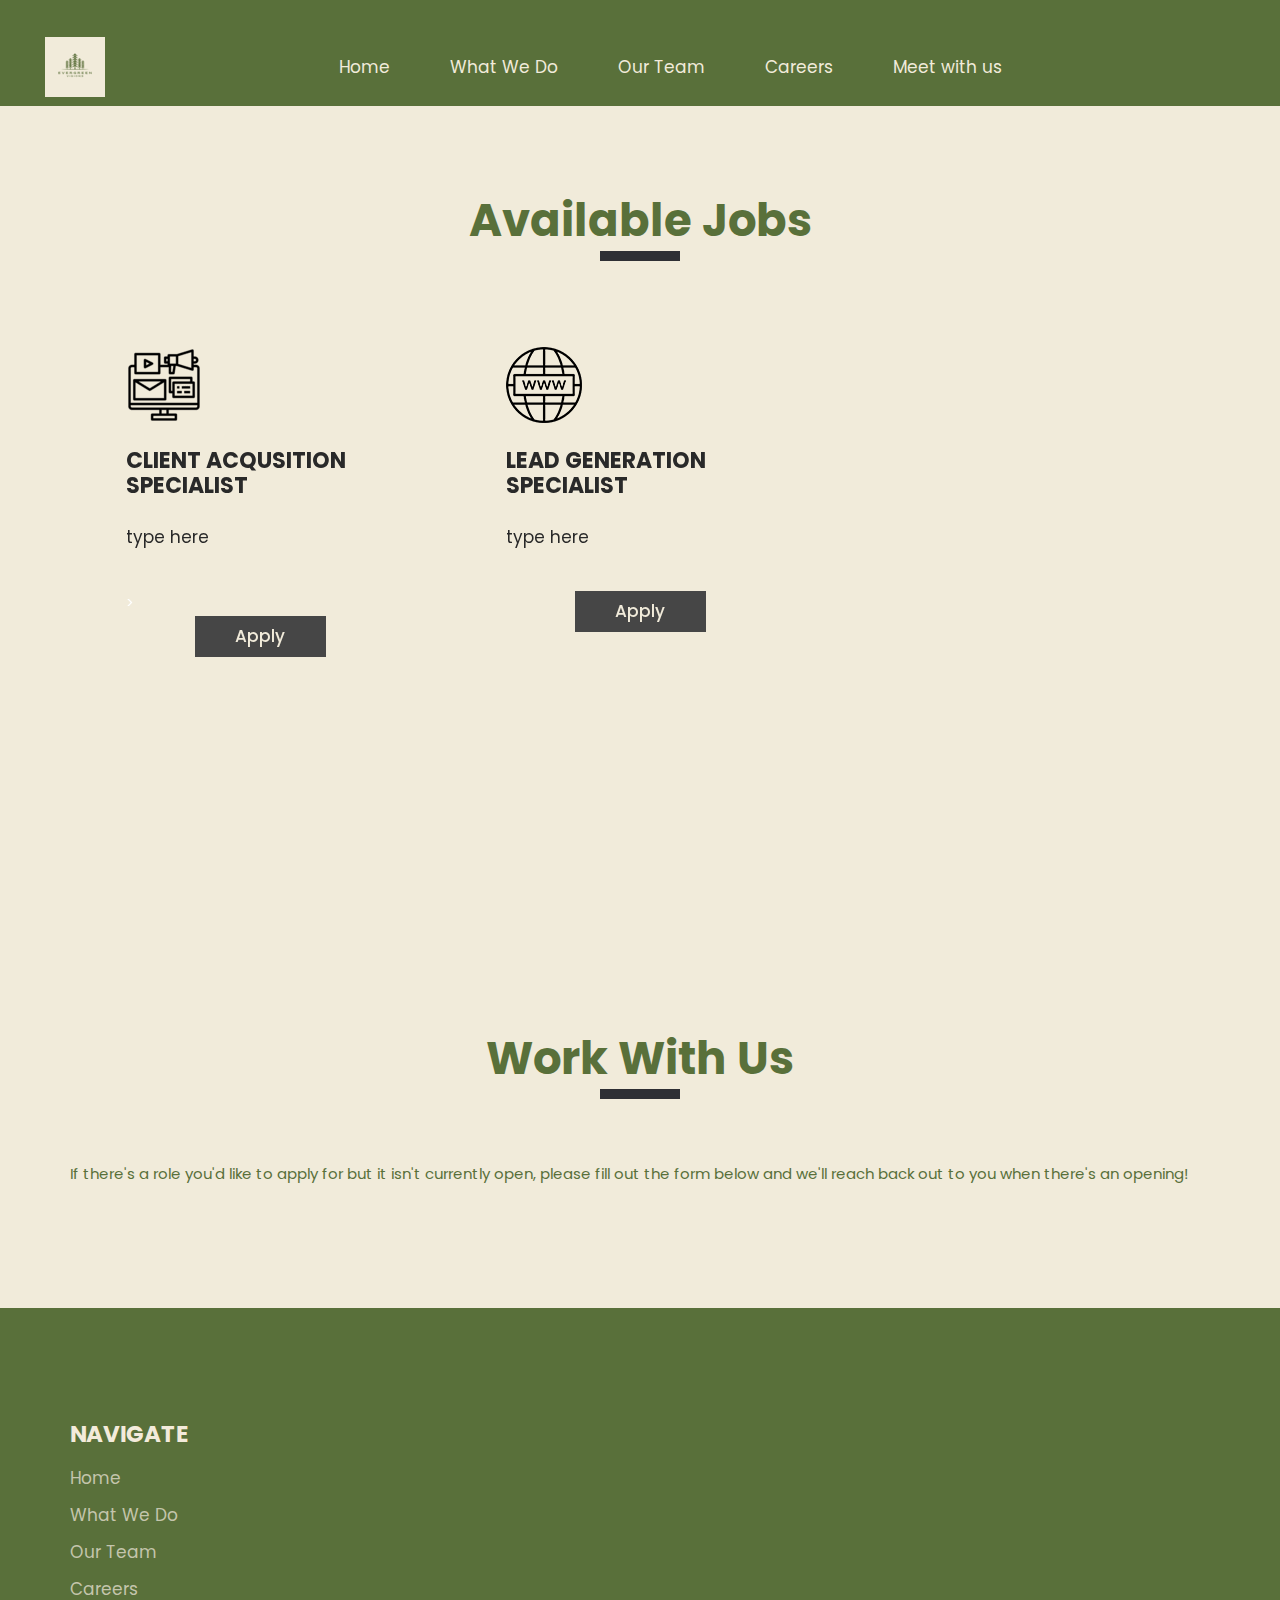
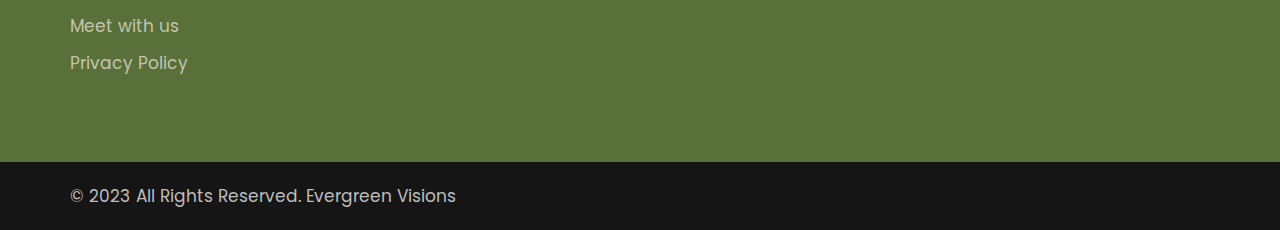
<file: Evergreen/careers.html>
<!DOCTYPE html>
<html lang="en">
   <head>
      <!-- basic -->
      <meta charset="utf-8">
      <meta http-equiv="X-UA-Compatible" content="IE=edge">
      <!-- mobile metas -->
      <meta name="viewport" content="width=device-width, initial-scale=1">
      <meta name="viewport" content="initial-scale=1, maximum-scale=1">
      <!-- site metas -->
      <title>Jobs - Evergreen Visions</title>
      <meta name="keywords" content="Evergreen, Visions, Evergreenvisions, chiropractor, marketing, SMMA, Agency">
      <meta name="description" content="">
      <meta name="author" content="">
      <link rel="icon" type="image/png" href="images/Evergreen Beige C.png">
      <!-- bootstrap css -->
      <link rel="stylesheet" href="css/bootstrap.min.css">
      <!-- style css -->
      <link rel="stylesheet" href="css/style.css">
      <!-- responsive-->
      <link rel="stylesheet" href="css/responsive.css">
      <!-- awesome fontfamily -->
      <link rel="stylesheet" href="https://cdnjs.cloudflare.com/ajax/libs/font-awesome/4.7.0/css/font-awesome.min.css">
      <script>
         document.addEventListener('DOMContentLoaded', (event) => {
           history.replaceState(null, null, location.pathname.replace(/\.html$/, ''));
         });
       </script>       
      <style>
         body {
           background-color: #f1ebda;
         }
       </style>
       

      <!--[if lt IE 9]>
      <script src="https://oss.maxcdn.com/html5shiv/3.7.3/html5shiv.min.js"></script>
      <script src="https://oss.maxcdn.com/respond/1.4.2/respond.min.js"></script><![endif]-->
   </head>
   <!-- body -->
   <body class="main-layout inner_page">
      
      <header>
         <div class="header">
            <div class="container-fluid">
               <div class="row d_flex">
                  <div class=" col-md-2 col-sm-3 col logo_section">
                     <div class="full">
                        <div class="center-desk">
                           <div class="logo">
                              <a href="home.html"><img src="images/Evergreen Beige XS (1).png" alt="#" /></a>
                           </div>
                        </div>
                     </div>
                  </div>
                  <div class="col-md-8 col-sm-9">
                     <nav class="navigation navbar navbar-expand-md navbar-dark ">
                        <button class="navbar-toggler" type="button" data-toggle="collapse" data-target="#navbarsExample04" aria-controls="navbarsExample04" aria-expanded="false" aria-label="Toggle navigation">
                        <span class="navbar-toggler-icon"></span>
                        </button>
                        <div class="collapse navbar-collapse" id="navbarsExample04">
                           <ul class="navbar-nav mr-auto">
                              <li class="nav-item">
                                 <a class="nav-link" href="home.html">Home</a>
                              </li>
                              <li class="nav-item active">
                                 <a class="nav-link" href="home.html#What We Do">What We Do</a>
                              </li>
                              <li class="nav-item active">
                                 <a class="nav-link" href="home.html#Our Team">Our Team</a>
                              </li>
                              <li class="nav-item active">
                                 <a class="nav-link" href="careers.html">Careers</a>
                              </li>
                              <li class="nav-item active">
                                 <a class="nav-link" href="home.html#Meet With Us">Meet with us</a>
                              </li>
                           </ul>
                        </div>
                     </nav>
                  </div>
                  <div class="col-md-2 d_none">
                  </div>
               </div>
            </div>
         </div>
      </header>
      <!-- end header -->
      <!-- about -->
      <!-- Create section called Available jobs -->
                           <div class="we_do">
                              <div class="container">
                                 <div class="row">
                                    <div class="col-md-12">
                                       <div class="titlepage text_align_center">
                                          <h2>Available Jobs</h2>
                                       </div>
                                    </div>
                                 </div>
                                 <div class="row">
                                    <div class="col-md-12">
                                       <div id="we1" class="carousel slide" data-ride="carousel">
                                          <ol class="carousel-indicators">
                                             <li data-target="#we1" data-slide-to="0" class="active"></li>
                                             <li data-target="#we1" data-slide-to="1"></li>
                                             <li data-target="#we1" data-slide-to="2"></li>
                                             <li data-target="#we1" data-slide-to="3"></li>
                                          </ol>
                                          <div class="carousel-inner">
                                             <div class="carousel-item active">
                                                <div class="container-fluid">
                                                   <div class="carousel-caption we1_do">
                                                      <div class="row">
                                                         <div class="col-md-4">
                                                            <div id="bo_ho" class="we_box text_align_left">
                                                               <i><img src="images/digital-marketing.png" alt="#"/></i>
                                                               <h3>Client Acqusition Specialist</h3>
                                                               <p>type here</p>>
                                                               <a class="read_more" target="_blank" href="ClientAcqusition.html">Apply</a>
                                                            </div>
                                                         </div>
                                                         <!-- <div class="col-md-4"> -->
                                                            <!-- <div id="bo_ho" class="we_box text_align_left"> -->
                                                               <!-- <i><img src="images/we2.png" alt="#"/></i> -->
                                                               <!-- <h3>job 2</h3> -->
                                                               <!-- <p>type here</p> -->
                                                               <!-- <a class="read_more" href="we_do">Apply</a> -->
                                                            <!-- </div> -->
                                                         <!-- </div> -->
                                                         <div class="col-md-4">
                                                            <div id="bo_ho" class="we_box text_align_left">
                                                               <i><img src="images/we1.png" alt="#"/></i>
                                                               <h3>Lead Generation Specialist</h3>
                                                               <p>type here</p>
                                                               <a class="read_more" target="_blank" href="LeadGeneration.html">Apply</a>
                                                            </div>
                                                         </div>
                                                      </div>
                                                   </div>
                                                </div>
                                             </div>
                                          </div>
                                       </div>
                                    </div>
                                 </div>
                              </div>
                           </div>
      <!-- end about -->
      <!-- Create Section called "work with us" -->
      <div class="about">
         <div class="container">
            <div class="row">
               <div class="col-md-12">
                  <div class="titlepage text_align_center">
                     <h2>Work With Us</h2>
                     <p><br><br>If there's a role you'd like to apply for but it isn't currently open, please fill out the form below and we'll reach back out to you when there's an opening!
                  </div>
               </div>
            </div>
         </div>
      </div>
      <!-- footer -->
      <footer>
         <div class="footer">
            <div class="container">
               <div class="row">
                  <div class="col-md-3 col-sm-6">
                     <div class="Informa helpful">
                        <h3>Navigate</h3>
                        <ul>
                           <li><a href="home.html">Home</a></li>
                           <li><a href="home.html#What We Do">What We Do</a></li>
                           <li><a href="home.html#Our Team">Our Team</a></li>
                           <li><a href="careers.html">Careers</a></li>
                           <li><a href="home.html#Meet With Us">Meet with us</a></li>
                           <li><a href="policy.html">Privacy Policy</a></li>
                        </ul>
                     </div>
                  </div>
                  <!-- <div class="col-md-3 col-sm-6">
                     <div class="Informa conta">
                        <h3>contact Us</h3>
                        <ul>
                           <li>To contact us, schedule a Free meeting with us or fill out our "Contact us" form. Please allow up to 2 business days for us to respond.</li>
                        </ul>
                     </div>
                  </div> -->
               </div>
            </div>
            <div class="copyright text_align_left">
               <div class="container">
                  <div class="row d_flex">
                     <div class="col-md-6">
                        <p>© 2023 All Rights Reserved.  <a href="https://evergreenvisions.com"> Evergreen Visions</a></p>
                     </div>
                  </div>
               </div>
            </div>
         </div>
      </footer>
      <!-- end footer -->
      <!-- Javascript files-->
      <script src="js/jquery.min.js"></script>
      <script src="js/bootstrap.bundle.min.js"></script>
      <script src="js/jquery-3.0.0.min.js"></script>
      <script src="js/custom.js"></script>
   </body>
</html>
</file>
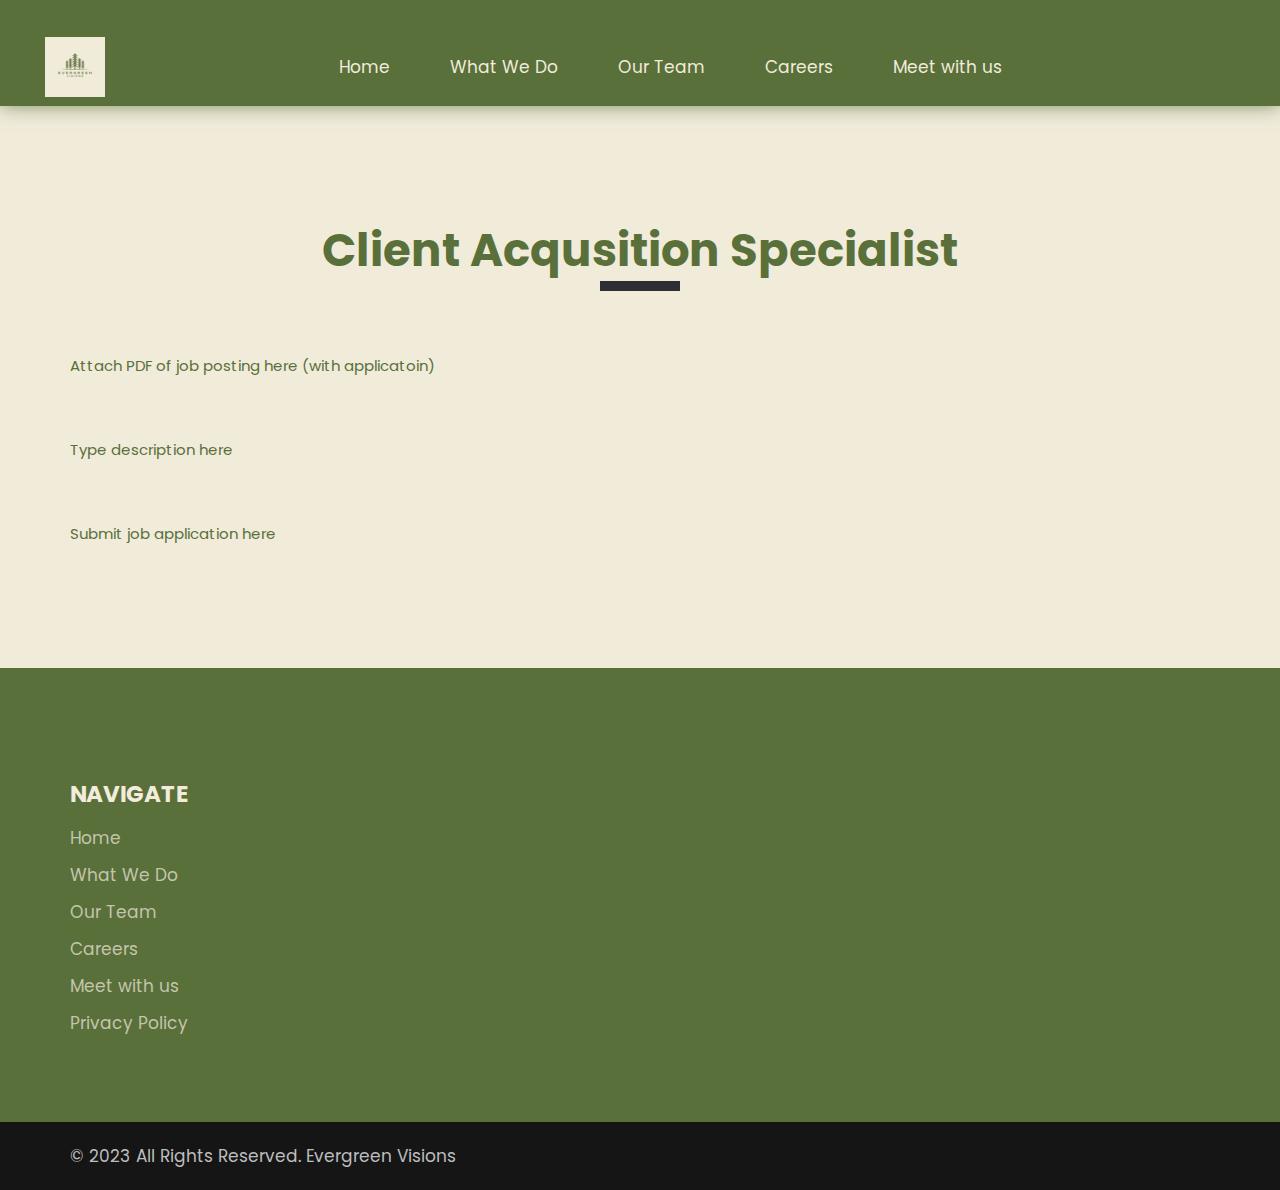
<file: Evergreen/ClientAcqusition.html>
<!DOCTYPE html>
<html lang="en">
   <head>
      <!-- basic -->
      <meta charset="utf-8">
      <meta http-equiv="X-UA-Compatible" content="IE=edge">
      <!-- mobile metas -->
      <meta name="viewport" content="width=device-width, initial-scale=1">
      <meta name="viewport" content="initial-scale=1, maximum-scale=1">
      <!-- site metas -->
      <title>Privacy Policy - Evergreen Visions</title>
      <meta name="keywords" content="Evergreen, Visions, Evergreenvisions, chiropractor, marketing, SMMA, Agency">
      <meta name="description" content="">
      <meta name="author" content="">
      <link rel="icon" type="image/png" href="images/Evergreen Beige C.png">
      <!-- bootstrap css -->
      <link rel="stylesheet" href="css/bootstrap.min.css">
      <!-- style css -->
      <link rel="stylesheet" href="css/style.css">
      <!-- responsive-->
      <link rel="stylesheet" href="css/responsive.css">
      <!-- awesome fontfamily -->
      <link rel="stylesheet" href="https://cdnjs.cloudflare.com/ajax/libs/font-awesome/4.7.0/css/font-awesome.min.css">
      <script>
         document.addEventListener('DOMContentLoaded', (event) => {
           history.replaceState(null, null, location.pathname.replace(/\.html$/, ''));
         });
       </script>       
      <style>
         body {
           background-color: #f1ebda;
         }
       </style>
       

      <!--[if lt IE 9]>
      <script src="https://oss.maxcdn.com/html5shiv/3.7.3/html5shiv.min.js"></script>
      <script src="https://oss.maxcdn.com/respond/1.4.2/respond.min.js"></script><![endif]-->
   </head>
   <!-- body -->
   <body class="main-layout inner_page">
      
      <header>
         <div class="header">
            <div class="container-fluid">
               <div class="row d_flex">
                  <div class=" col-md-2 col-sm-3 col logo_section">
                     <div class="full">
                        <div class="center-desk">
                           <div class="logo">
                              <a href="home.html"><img src="images/Evergreen Beige XS (1).png" alt="#" /></a>
                           </div>
                        </div>
                     </div>
                  </div>
                  <div class="col-md-8 col-sm-9">
                     <nav class="navigation navbar navbar-expand-md navbar-dark ">
                        <button class="navbar-toggler" type="button" data-toggle="collapse" data-target="#navbarsExample04" aria-controls="navbarsExample04" aria-expanded="false" aria-label="Toggle navigation">
                        <span class="navbar-toggler-icon"></span>
                        </button>
                        <div class="collapse navbar-collapse" id="navbarsExample04">
                           <ul class="navbar-nav mr-auto">
                              <li class="nav-item">
                                 <a class="nav-link" href="home.html">Home</a>
                              </li>
                              <li class="nav-item active">
                                 <a class="nav-link" href="home.html#What We Do">What We Do</a>
                              </li>
                              <li class="nav-item active">
                                 <a class="nav-link" href="home.html#Our Team">Our Team</a>
                              </li>
                              <li class="nav-item active">
                                 <a class="nav-link" href="careers.html">Careers</a>
                              </li>
                              <li class="nav-item active">
                                 <a class="nav-link" href="home.html#Meet With Us">Meet with us</a>
                              </li>
                           </ul>
                        </div>
                     </nav>
                  </div>
                  <div class="col-md-2 d_none">
                  </div>
               </div>
            </div>
         </div>
      </header>
      <!-- end header -->
      <!-- about -->
      <div class="about">
         <div class="container">
            <div class="row">
               <div class="col-md-12">
                  <div class="titlepage text_align_center">
                     <h2>Client Acqusition Specialist</h2>
                     <p><br><br>Attach PDF of job posting here (with applicatoin)
                        <br><br><br>Type description here
                        <br><br><br>Submit job application here
                        </p>
                  </div>
               </div>
            </div>
         </div>
      </div>
      <!-- end about -->
      <!-- footer -->
      <footer>
         <div class="footer">
            <div class="container">
               <div class="row">
                  <div class="col-md-3 col-sm-6">
                     <div class="Informa helpful">
                        <h3>Navigate</h3>
                        <ul>
                           <li><a href="home.html">Home</a></li>
                           <li><a href="home.html#What We Do">What We Do</a></li>
                           <li><a href="home.html#Our Team">Our Team</a></li>
                           <li><a href="careers.html">Careers</a></li>
                           <li><a href="home.html#Meet With Us">Meet with us</a></li>
                           <li><a href="policy.html">Privacy Policy</a></li>
                        </ul>
                     </div>
                  </div>
                  <!-- <div class="col-md-3 col-sm-6">
                     <div class="Informa conta">
                        <h3>contact Us</h3>
                        <ul>
                           <li>To contact us, schedule a Free meeting with us or fill out our "Contact us" form. Please allow up to 2 business days for us to respond.</li>
                        </ul>
                     </div>
                  </div> -->
               </div>
            </div>
            <div class="copyright text_align_left">
               <div class="container">
                  <div class="row d_flex">
                     <div class="col-md-6">
                        <p>© 2023 All Rights Reserved.  <a href="https://evergreenvisions.com"> Evergreen Visions</a></p>
                     </div>
                  </div>
               </div>
            </div>
         </div>
      </footer>
      <!-- end footer -->
      <!-- Javascript files-->
      <script src="js/jquery.min.js"></script>
      <script src="js/bootstrap.bundle.min.js"></script>
      <script src="js/jquery-3.0.0.min.js"></script>
      <script src="js/custom.js"></script>
   </body>
</html>
</file>
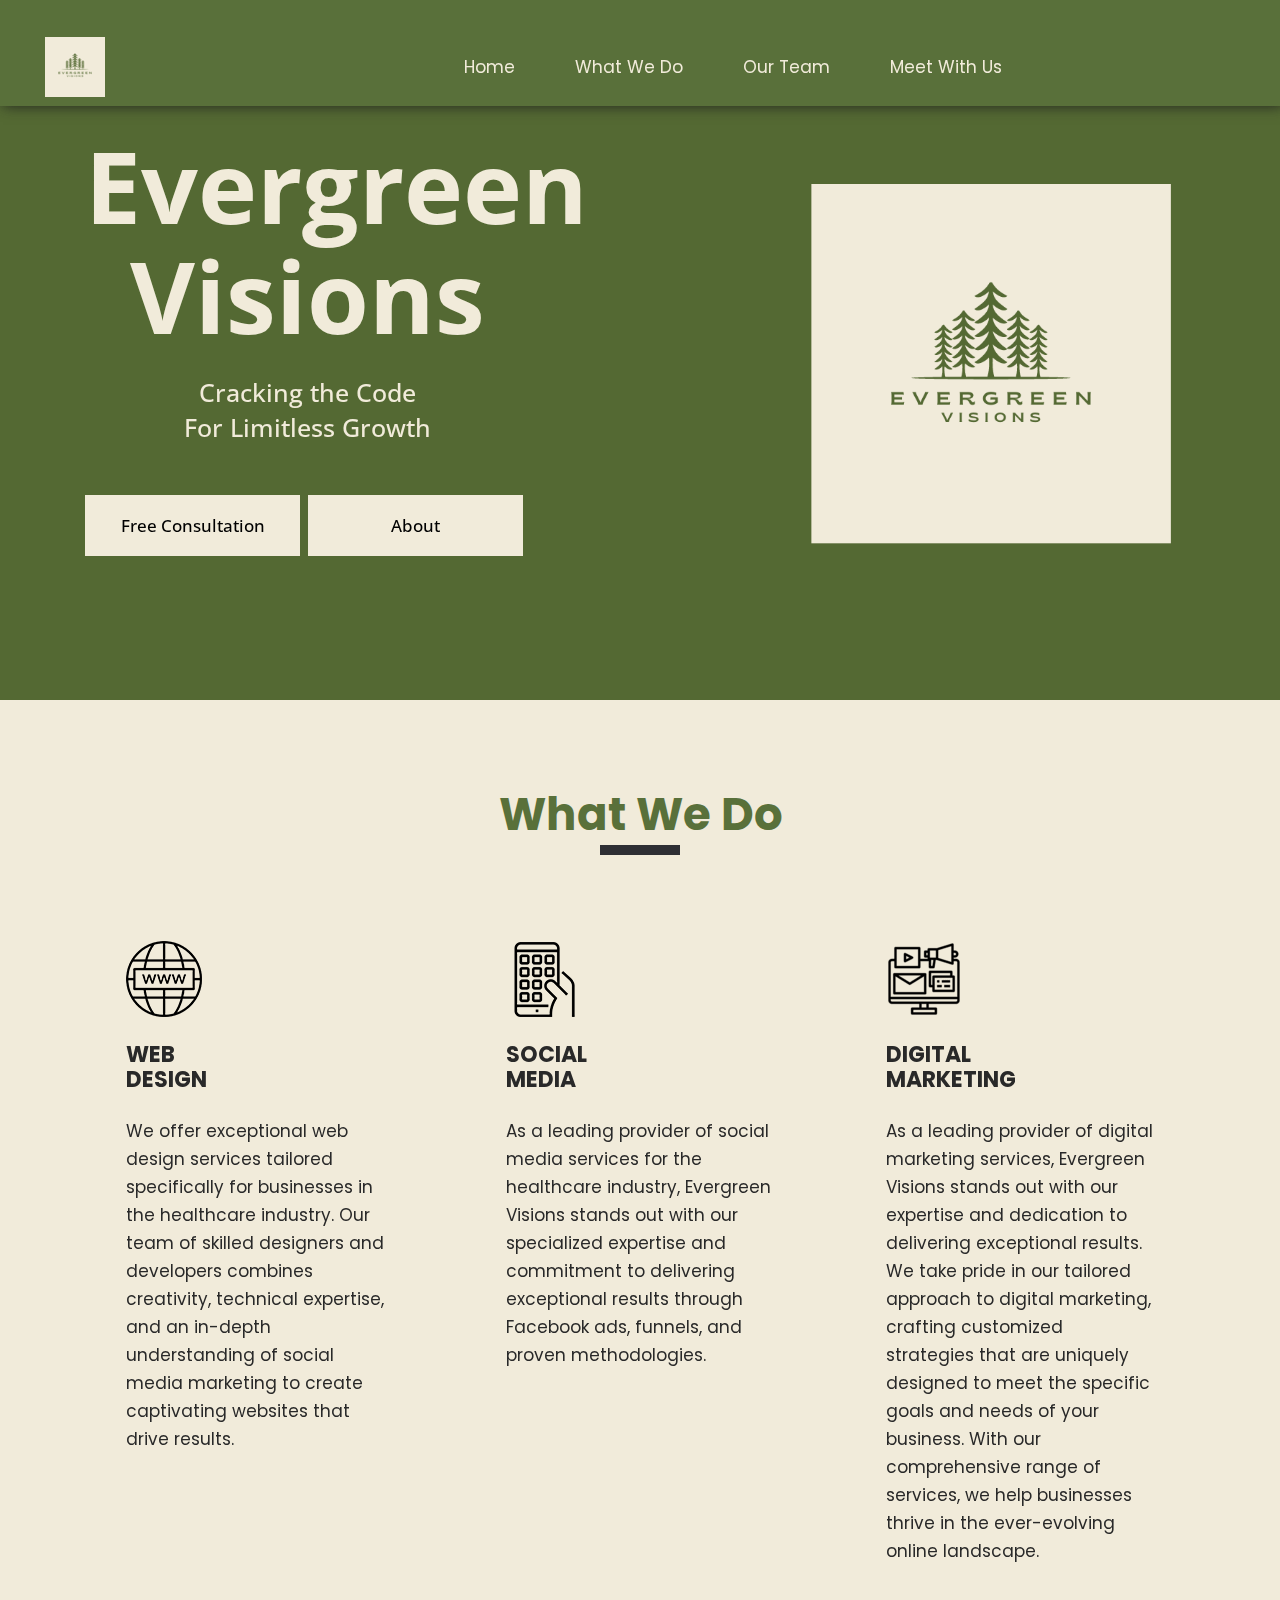
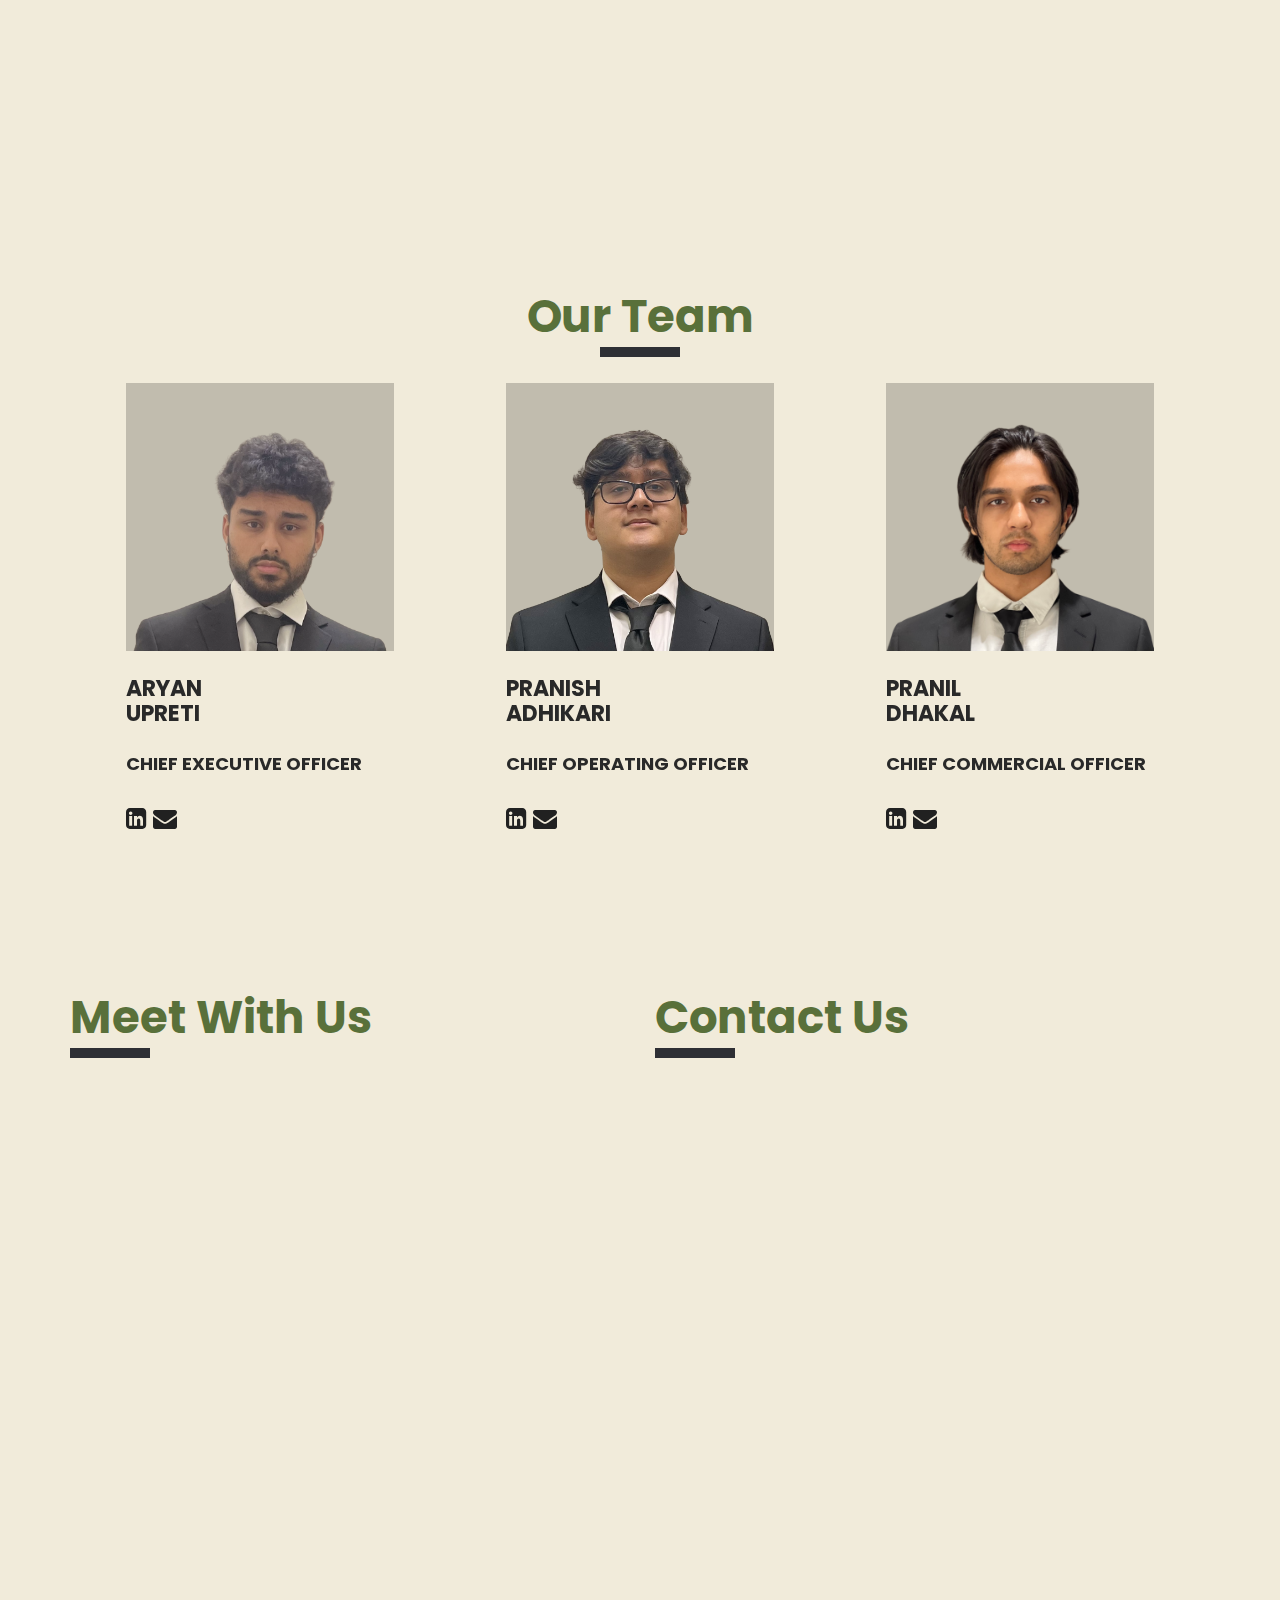
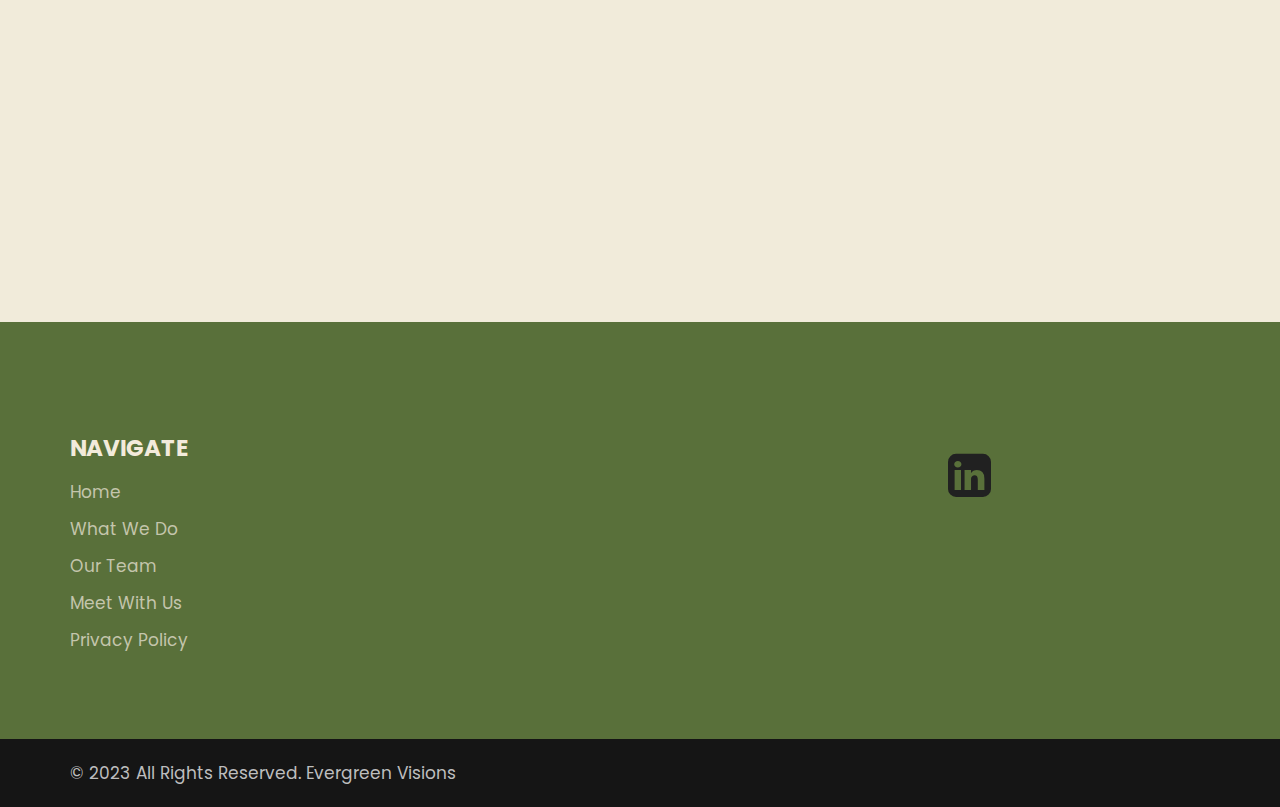
<file: Evergreen/home.html>
<!DOCTYPE html>
<html lang="en">
   <head>
      <!-- basic -->
      <meta charset="utf-8">
      <meta http-equiv="X-UA-Compatible" content="IE=edge">
      <!-- mobile metas -->
      <meta name="viewport" content="width=device-width, initial-scale=1">
      <meta name="viewport" content="initial-scale=1, maximum-scale=1">
      <!-- site metas -->
      <title>Evergreen Visions</title>
      <meta name="keywords" content="Evergreen, Visions, Evergreenvisions, chiropractor, Marketing, SMMA, Agency, evergreen, visions, chiropractic, chiropractor, social media, social, media, funnels, health, healthcare, care">
      <meta name="description" content="As a leading provider of social media services for the healthcare industry, Evergreen Visions stands out with our specialized expertise and commitment to delivering exceptional results through Facebook ads, funnels and proven methodologies.">
      <meta name="author" content="Evergreen Visions">
      <link rel="icon" type="image/png" href="images/Evergreen Beige C.png">
      <!-- bootstrap css -->
      <link rel="stylesheet" href="css/bootstrap.min.css">
      <!-- style css -->
      <link rel="stylesheet" href="css/style.css">
      <!-- responsive-->
      <link rel="stylesheet" href="css/responsive.css">
      <!-- awesome fontfamily -->
      <link rel="stylesheet" href="https://cdnjs.cloudflare.com/ajax/libs/font-awesome/4.7.0/css/font-awesome.min.css">
      <script>
         document.addEventListener('DOMContentLoaded', (event) => {
           history.replaceState(null, null, location.pathname.replace(/\.html$/, ''));
         });
       </script> 
      <style>
         body {
           background-color: #f1ebda;
         }
       </style>
       
      
      <!--[if lt IE 9]>
      <script src="https://oss.maxcdn.com/html5shiv/3.7.3/html5shiv.min.js"></script>
      <script src="https://oss.maxcdn.com/respond/1.4.2/respond.min.js"></script><![endif]-->
   </head>
   <!-- body -->
   <body class="main-layout">

      <div class="calendly-widget-container">
         <!-- Calendly badge widget begin -->
         <link href="https://assets.calendly.com/assets/external/widget.css" rel="stylesheet">
         <script src="https://assets.calendly.com/assets/external/widget.js" type="text/javascript" async></script>
         <script type="text/javascript">
           window.onload = function() { 
             Calendly.initBadgeWidget({
               url: 'https://calendly.com/contact-evergreenvisions/consulting?hide_gdpr_banner=1&text_color=546933&primary_color=546933',
               text: 'Schedule a Free Consultation',
               color: '#546933',
               textColor: '#f1ebda',
               branding: true 
             });
           }
         </script>
         <!-- Calendly badge widget end -->
       </div>
       

      <!-- loader  -->
      <!-- <div class="loader_bg">
         <div class="loader"><img src="images/loader.gif" alt="" /></div>
      </div> -->
      <!-- end loader -->
      <!-- header -->
      <header>
         <div class="header">
            <div class="container-fluid">
               <div class="row d_flex">
                  <div class=" col-md-2 col-sm-3 col logo_section">
                     <div class="full">
                        <div class="center-desk">
                           <div class="logo">
                              <a href="https://www.evergreenvisions.com"><img src="images/Evergreen Beige XS (1).png" alt="#" /></a>
                           </div>
                        </div>
                     </div>
                  </div>
                  <div class="col-md-8 col-sm-9">
                     <nav class="navigation navbar navbar-expand-md navbar-dark ">
                        <button class="navbar-toggler" type="button" data-toggle="collapse" data-target="#navbarsExample04" aria-controls="navbarsExample04" aria-expanded="false" aria-label="Toggle navigation">
                        <span class="navbar-toggler-icon"></span>
                        </button>
                        <div class="collapse navbar-collapse" id="navbarsExample04">
                           <ul class="navbar-nav mr-auto">
                              <li class="nav-item active">
                                 <a class="nav-link" href="home.html">Home</a>
                              </li>
                              <li class="nav-item">
                                 <a class="nav-link" href="#What We Do">What We Do</a>
                              </li>
                              <li class="nav-item">
                                 <a class="nav-link" href="#Our Team">Our Team</a>
                              </li>
                              <li class="nav-item">
                                 <a class="nav-link" href="#Meet With Us">Meet With Us</a>
                              </li>
                           </ul>
                        </div>
                     </nav>
                  </div>
                  <div class="col-md-2 d_none">
                     <ul class="email text_align_right">
                        <!-- <li> <a href="Javascript:void(0)"> Login </a></li> -->
                        <!-- <li> <a href="Javascript:void(0)"> <i class="fa fa-search" style="cursor: pointer;" aria-hidden="true"> </i></a> </li> -->
                     </ul>
                  </div>
               </div>
            </div>
         </div>
      </header>
      <!-- end header -->
      <!-- start slider section -->
      <section id="Home"></section>
      <div id="top_section" class=" banner_main">
         <div class="container">
            <div class="row">
               <div class="col-md-12">
                  <div id="myCarousel" class="carousel slide" data-ride="carousel">
                     <div class="carousel-inner">
                        <div class="carousel-item active">
                           <div class="container-fluid">
                              <div class="carousel-caption relative">
                                 <div class="bluid">
                                    <!-- <h2>Evergreen</h2> -->
                                    <h1>Evergreen<br>Visions</h1>
                                    <p>Cracking the Code<br>For Limitless Growth</p>
                                    <a class="read_more" href="#Meet With Us">Free Consultation</a><a class="read_more" href="#What We Do">About</a>
                                 </div>
                              </div>
                           </div>
                        </div>
                     </div>
                     </a>
                  </div>
               </div>
            </div>
         </div>
      </div>
      <!-- end slider section -->
      <!-- we_do -->
      <section id="What We Do">
      <div class="we_do">
         <div class="container">
            <div class="row">
               <div class="col-md-12">
                  <div class="titlepage text_align_center">
                     <h2>What We Do </h2>
                  </div>
               </div>
            </div>
            <div class="row">
               <div class="col-md-12">
                  <div id="we1" class="carousel slide" data-ride="carousel">
                     <ol class="carousel-indicators">
                        <li data-target="#we1" data-slide-to="0" class="active"></li>
                        <li data-target="#we1" data-slide-to="1"></li>
                        <li data-target="#we1" data-slide-to="2"></li>
                        <li data-target="#we1" data-slide-to="3"></li>
                     </ol>
                     <div class="carousel-inner">
                        <div class="carousel-item active">
                           <div class="container-fluid">
                              <div class="carousel-caption we1_do">
                                 <div class="row">
                                    <div class="col-md-4">
                                       <div id="bo_ho" class="we_box text_align_left">
                                          <i><img src="images/we1.png" alt="#"/></i>
                                          <h3>web <br>design</h3>
                                          <p>We offer exceptional web design services tailored specifically for businesses in the healthcare industry. Our team of skilled designers and developers combines creativity, technical expertise, and an in-depth understanding of social media marketing to create captivating websites that drive results.
                                          </p>
                                          <!-- <a class="read_more" href="we_do">Read More</a> -->
                                       </div>
                                    </div>
                                    <div class="col-md-4">
                                       <div id="bo_ho" class="we_box text_align_left">
                                          <i><img src="images/we2.png" alt="#"/></i>
                                          <h3>social <br>media</h3>
                                          <p>As a leading provider of social media services for the healthcare industry, Evergreen Visions stands out with our specialized expertise and commitment to delivering exceptional results through Facebook ads, funnels, and proven methodologies.
                                          </p>
                                          <!-- <a class="read_more" href="we_do">Read More</a> -->
                                       </div>
                                    </div>
                                    <div class="col-md-4">
                                       <div id="bo_ho" class="we_box text_align_left">
                                          <i><img src="images/digital-marketing.png" alt="#"/></i>
                                          <!-- <a href="https://www.flaticon.com/free-icons/marketing" title="marketing icons">Marketing icons created by Freepik - Flaticon</a> -->
                                          <h3>digital <br>marketing</h3>
                                          <p>As a leading provider of digital marketing services, Evergreen Visions stands out with our expertise and dedication to delivering exceptional results. We take pride in our tailored approach to digital marketing, crafting customized strategies that are uniquely designed to meet the specific goals and needs of your business. With our comprehensive range of services, we help businesses thrive in the ever-evolving online landscape.
                                          </p>
                                          <!-- <a class="read_more" href="we_do">Read More</a> -->
                                       </div>
                                    </div>
                                 </div>
                              </div>
                           </div>
                        </div>
                     </div>
                  </div>
               </div>
            </div>
         </div>
      </div>
      </section>
      <!-- end we_do -->
      <!-- about -->
      <div class="about">
         <section id="Our Team"></section>
         <div class="container">
            <div class="row">
               <div class="col-md-12">
                  <div class="titlepage text_align_center">
                     <h2>Our Team</h2>
                  </div>
                  <div class="row">
                     <div class="col-md-12">
                        <div id="we1" class="carousel slide" data-ride="carousel">
                           <div class="carousel-inner">
                              <div class="carousel-item active">
                                 <div class="container-fluid">
                                    <div class="carousel-caption we1_do">
                                       <div class="row">
                                          <div class="col-md-4">
                                             <div id="bo_ho" class="we_box text_align_left">
                                                <i><img src="images/Aryan-Upreti.png" alt="#"/></i>
                                                <h3>Aryan <br>Upreti</h3>
                                                <h4>Chief Executive Officer</h4>
                                                <br>
                                                <h1> <a href="https://www.linkedin.com/in/aryanupreti/"><i class="fa fa-linkedin-square" aria-hidden="true"></i></a>
                                                <!-- <a href="mailto:aryan@evergreenvisions.com">aryan@evergreenvisions.com</a> -->
                                                <a href="mailto:aryan@evergreenvisions.com"><i class="fa fa-envelope" aria-hidden="true"></i></a></h1>
                                             </div>
                                          </div>
                                          <div class="col-md-4">
                                             <div id="bo_ho" class="we_box text_align_left">
                                                <i><img src="images/Pranish-Adhikari.png" alt="#"/></i>
                                                <h3>Pranish <br>Adhikari</h3>
                                                <h4>Chief Operating Officer</h4>
                                                <br>
                                                <h1> <a href="https://www.linkedin.com/in/pranish-adhikari/"><i class="fa fa-linkedin-square" aria-hidden="true"></i></a>
                                                <!-- <a href="mailto:pranish@evergreenvisions.com">pranish@evergreenvisions.com</a> -->
                                                <a href="mailto:pranish@evergreenvisions.com"><i class="fa fa-envelope" aria-hidden="true"></i></a></h1>
                                             </div>
                                          </div>
                                          <div class="col-md-4">
                                             <div id="bo_ho" class="we_box text_align_left">
                                                <i><img src="images/Pranil-Dhakal.png" alt="#"/></i>
                                                <h3>Pranil <br>Dhakal</h3>
                                                <h4>Chief Commercial Officer</h4>
                                                <br>
                                                <h1> <a href="https://www.linkedin.com/in/pranildhakal/"><i class="fa fa-linkedin-square" aria-hidden="true"></i></a>
                                                <!-- <a href="mailto:pranil@evergreenvisions.com">pranil@evergreenvisions.com</a> -->
                                                <a href="mailto:pranil@evergreenvisions.com"><i class="fa fa-envelope" aria-hidden="true"></i></a></h1>
                                             </div>
                                          </div>
                                       </div>
                                    </div>
                                 </div>
                              </div>
                           </div>
                        </div>
                     </div>
                  </div>
               </div>
            </div>
         </div>
      <!-- end about -->
      <!-- contact -->
      <section id="Meet With Us">
      <div class="contact">
         <div class="container">
            
            <div class="row ">
               <div class="col-md-6">
                  <div class="titlepage text_align_left">
                     <h2>Meet With Us</h2>
                     <br><br>
                     <!-- Calendly inline widget begin -->
                     <div class="calendly-inline-widget" data-url="https://calendly.com/contact-evergreenvisions/consulting?hide_gdpr_banner=1&text_color=546933&primary_color=546933" style="min-width:400px;height:700px;"></div>
                     <script type="text/javascript" src="https://assets.calendly.com/assets/external/widget.js" async></script>
                     <!-- Calendly inline widget end -->
                  </div>
               </div>
               <div class="col-md-6">
                  <div class="titlepage text_align_left">
                     <h2>Contact Us</h2>
                     <br><br>
                     <iframe width="640px" height="700px" src="https://forms.office.com/Pages/ResponsePage.aspx?id=DQSIkWdsW0yxEjajBLZtrQAAAAAAAAAAAANAAV3iPKhUOURTV09XQURKUjkyNDBKVjNJV0FaT0hTSC4u&embed=true" frameborder="0" marginwidth="0" marginheight="0" style="border: none; max-width:100%; max-height:100vh" allowfullscreen webkitallowfullscreen mozallowfullscreen msallowfullscreen> </iframe>
                  </div>
               </div>
               </div>
            </div>
         </div>
      </div>
      </section>
      <!-- contact -->
      <!-- footer -->
      <footer>
         <div class="footer">
            <div class="container">
               <div class="row">
                  <div class="col-md-3 col-sm-6">
                     <div class="Informa helpful">
                        <h3>Navigate</h3>
                        <ul>
                           <li><a href="home.html">Home</a></li>
                           <li><a href="#What We Do">What We Do</a></li>
                           <li><a href="#Our Team">Our Team</a></li>
                           <li><a href="#Meet With Us">Meet With Us</a></li>
                           <li><a href="policy.html">Privacy Policy</a></li>
                        </ul>
                     </div>
                  </div>
                  <div class="col-md-3 col-sm-6">
                     <div class="Informa conta">
                        <!-- <h3>contact Us</h3>
                        <ul>
                           <li>To contact us please schedule a meeting with us. If you have a question feel free to email any one of our team members above.</li>
                        </ul> -->
                     </div>
                  </div>
                  <div class="col-md-3 col-sm-6">
                     <div class="Informa conta">
                        <!-- <h3>contact Us</h3> -->
                        <ul>
                           
                        </ul>
                     </div>
                  </div>
                  <div class="col-md-3 col-sm-6">
                     <div class="Informa conta">
                        <h3></h3>
                        <ul>
                           <h1> <a href="https://www.linkedin.com/company/evergreen-visions/"><i class="fa fa-linkedin-square" aria-hidden="true"></i></a></h1>
                        </ul>
                     </div>
                  </div>
               </div>
            </div>
            <div class="copyright text_align_left">
               <div class="container">
                  <div class="row d_flex">
                     <div class="col-md-6">
                        <p>© 2023 All Rights Reserved.  <a href="https://evergreenvisions.com"> Evergreen Visions</a></p>
                     </div>
                     <div class="col-md-6">
                        <ul class="social_icon text_align_center">
                           <!-- <li> <a href="Javascript:void(0)"><i class="fa fa-facebook-f"></i></a></li>
                           <li> <a href="Javascript:void(0)"><i class="fa fa-twitter"></i></a></li> -->
                           <!-- <li> <a href="https://www.linkedin.com/company/evergreen-visions/"><i class="fa fa-linkedin-square" aria-hidden="true"></i></a></li> -->
                           <!-- <li> <a href="Javascript:void(0)"><i class="fa fa-instagram" aria-hidden="true"></i></a></li>
                           <li> <a href="Javascript:void(0)"><i class="fa fa-youtube-play" aria-hidden="true"></i></a></li> -->
                        </ul>
                     </div>
                  </div>
               </div>
            </div>
         </div>
      </footer>
      <!-- end footer -->
      <!-- Javascript files-->
      <script src="js/jquery.min.js"></script>
      <script src="js/bootstrap.bundle.min.js"></script>
      <script src="js/jquery-3.0.0.min.js"></script>
      <script src="js/custom.js"></script>
   </body>
</html>
</file>
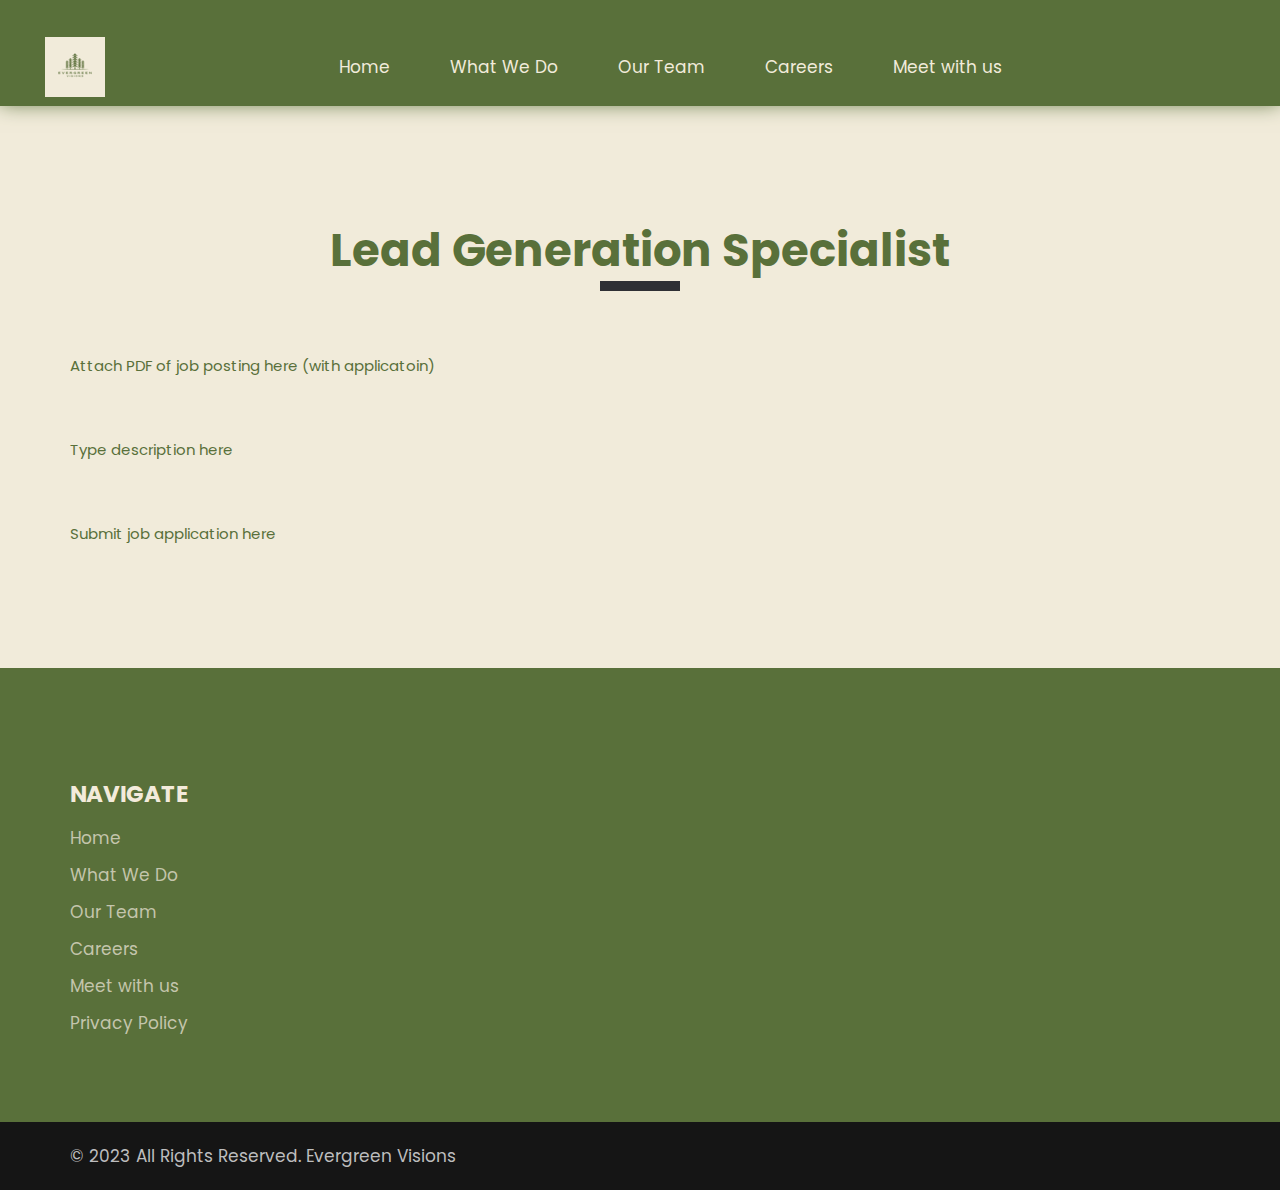
<file: Evergreen/LeadGeneration.html>
<!DOCTYPE html>
<html lang="en">
   <head>
      <!-- basic -->
      <meta charset="utf-8">
      <meta http-equiv="X-UA-Compatible" content="IE=edge">
      <!-- mobile metas -->
      <meta name="viewport" content="width=device-width, initial-scale=1">
      <meta name="viewport" content="initial-scale=1, maximum-scale=1">
      <!-- site metas -->
      <title>Privacy Policy - Evergreen Visions</title>
      <meta name="keywords" content="Evergreen, Visions, Evergreenvisions, chiropractor, marketing, SMMA, Agency">
      <meta name="description" content="">
      <meta name="author" content="">
      <link rel="icon" type="image/png" href="images/Evergreen Beige C.png">
      <!-- bootstrap css -->
      <link rel="stylesheet" href="css/bootstrap.min.css">
      <!-- style css -->
      <link rel="stylesheet" href="css/style.css">
      <!-- responsive-->
      <link rel="stylesheet" href="css/responsive.css">
      <!-- awesome fontfamily -->
      <link rel="stylesheet" href="https://cdnjs.cloudflare.com/ajax/libs/font-awesome/4.7.0/css/font-awesome.min.css">
      <script>
         document.addEventListener('DOMContentLoaded', (event) => {
           history.replaceState(null, null, location.pathname.replace(/\.html$/, ''));
         });
       </script>       
      <style>
         body {
           background-color: #f1ebda;
         }
       </style>
       

      <!--[if lt IE 9]>
      <script src="https://oss.maxcdn.com/html5shiv/3.7.3/html5shiv.min.js"></script>
      <script src="https://oss.maxcdn.com/respond/1.4.2/respond.min.js"></script><![endif]-->
   </head>
   <!-- body -->
   <body class="main-layout inner_page">
      
      <header>
         <div class="header">
            <div class="container-fluid">
               <div class="row d_flex">
                  <div class=" col-md-2 col-sm-3 col logo_section">
                     <div class="full">
                        <div class="center-desk">
                           <div class="logo">
                              <a href="home.html"><img src="images/Evergreen Beige XS (1).png" alt="#" /></a>
                           </div>
                        </div>
                     </div>
                  </div>
                  <div class="col-md-8 col-sm-9">
                     <nav class="navigation navbar navbar-expand-md navbar-dark ">
                        <button class="navbar-toggler" type="button" data-toggle="collapse" data-target="#navbarsExample04" aria-controls="navbarsExample04" aria-expanded="false" aria-label="Toggle navigation">
                        <span class="navbar-toggler-icon"></span>
                        </button>
                        <div class="collapse navbar-collapse" id="navbarsExample04">
                           <ul class="navbar-nav mr-auto">
                              <li class="nav-item">
                                 <a class="nav-link" href="home.html">Home</a>
                              </li>
                              <li class="nav-item active">
                                 <a class="nav-link" href="home.html#What We Do">What We Do</a>
                              </li>
                              <li class="nav-item active">
                                 <a class="nav-link" href="home.html#Our Team">Our Team</a>
                              </li>
                              <li class="nav-item active">
                                 <a class="nav-link" href="careers.html">Careers</a>
                              </li>
                              <li class="nav-item active">
                                 <a class="nav-link" href="home.html#Meet With Us">Meet with us</a>
                              </li>
                           </ul>
                        </div>
                     </nav>
                  </div>
                  <div class="col-md-2 d_none">
                  </div>
               </div>
            </div>
         </div>
      </header>
      <!-- end header -->
      <!-- about -->
      <div class="about">
         <div class="container">
            <div class="row">
               <div class="col-md-12">
                  <div class="titlepage text_align_center">
                     <h2>Lead Generation Specialist</h2>
                     <p><br><br>Attach PDF of job posting here (with applicatoin)
                        <br><br><br>Type description here
                        <br><br><br>Submit job application here
                        </p>                   
                  </div>
               </div>
            </div>
         </div>
      </div>
      <!-- end about -->
      <!-- footer -->
      <footer>
         <div class="footer">
            <div class="container">
               <div class="row">
                  <div class="col-md-3 col-sm-6">
                     <div class="Informa helpful">
                        <h3>Navigate</h3>
                        <ul>
                           <li><a href="home.html">Home</a></li>
                           <li><a href="home.html#What We Do">What We Do</a></li>
                           <li><a href="home.html#Our Team">Our Team</a></li>
                           <li><a href="careers.html">Careers</a></li>
                           <li><a href="home.html#Meet With Us">Meet with us</a></li>
                           <li><a href="policy.html">Privacy Policy</a></li>
                        </ul>
                     </div>
                  </div>
                  <!-- <div class="col-md-3 col-sm-6">
                     <div class="Informa conta">
                        <h3>contact Us</h3>
                        <ul>
                           <li>To contact us, schedule a Free meeting with us or fill out our "Contact us" form. Please allow up to 2 business days for us to respond.</li>
                        </ul>
                     </div>
                  </div> -->
               </div>
            </div>
            <div class="copyright text_align_left">
               <div class="container">
                  <div class="row d_flex">
                     <div class="col-md-6">
                        <p>© 2023 All Rights Reserved.  <a href="https://evergreenvisions.com"> Evergreen Visions</a></p>
                     </div>
                  </div>
               </div>
            </div>
         </div>
      </footer>
      <!-- end footer -->
      <!-- Javascript files-->
      <script src="js/jquery.min.js"></script>
      <script src="js/bootstrap.bundle.min.js"></script>
      <script src="js/jquery-3.0.0.min.js"></script>
      <script src="js/custom.js"></script>
   </body>
</html>
</file>
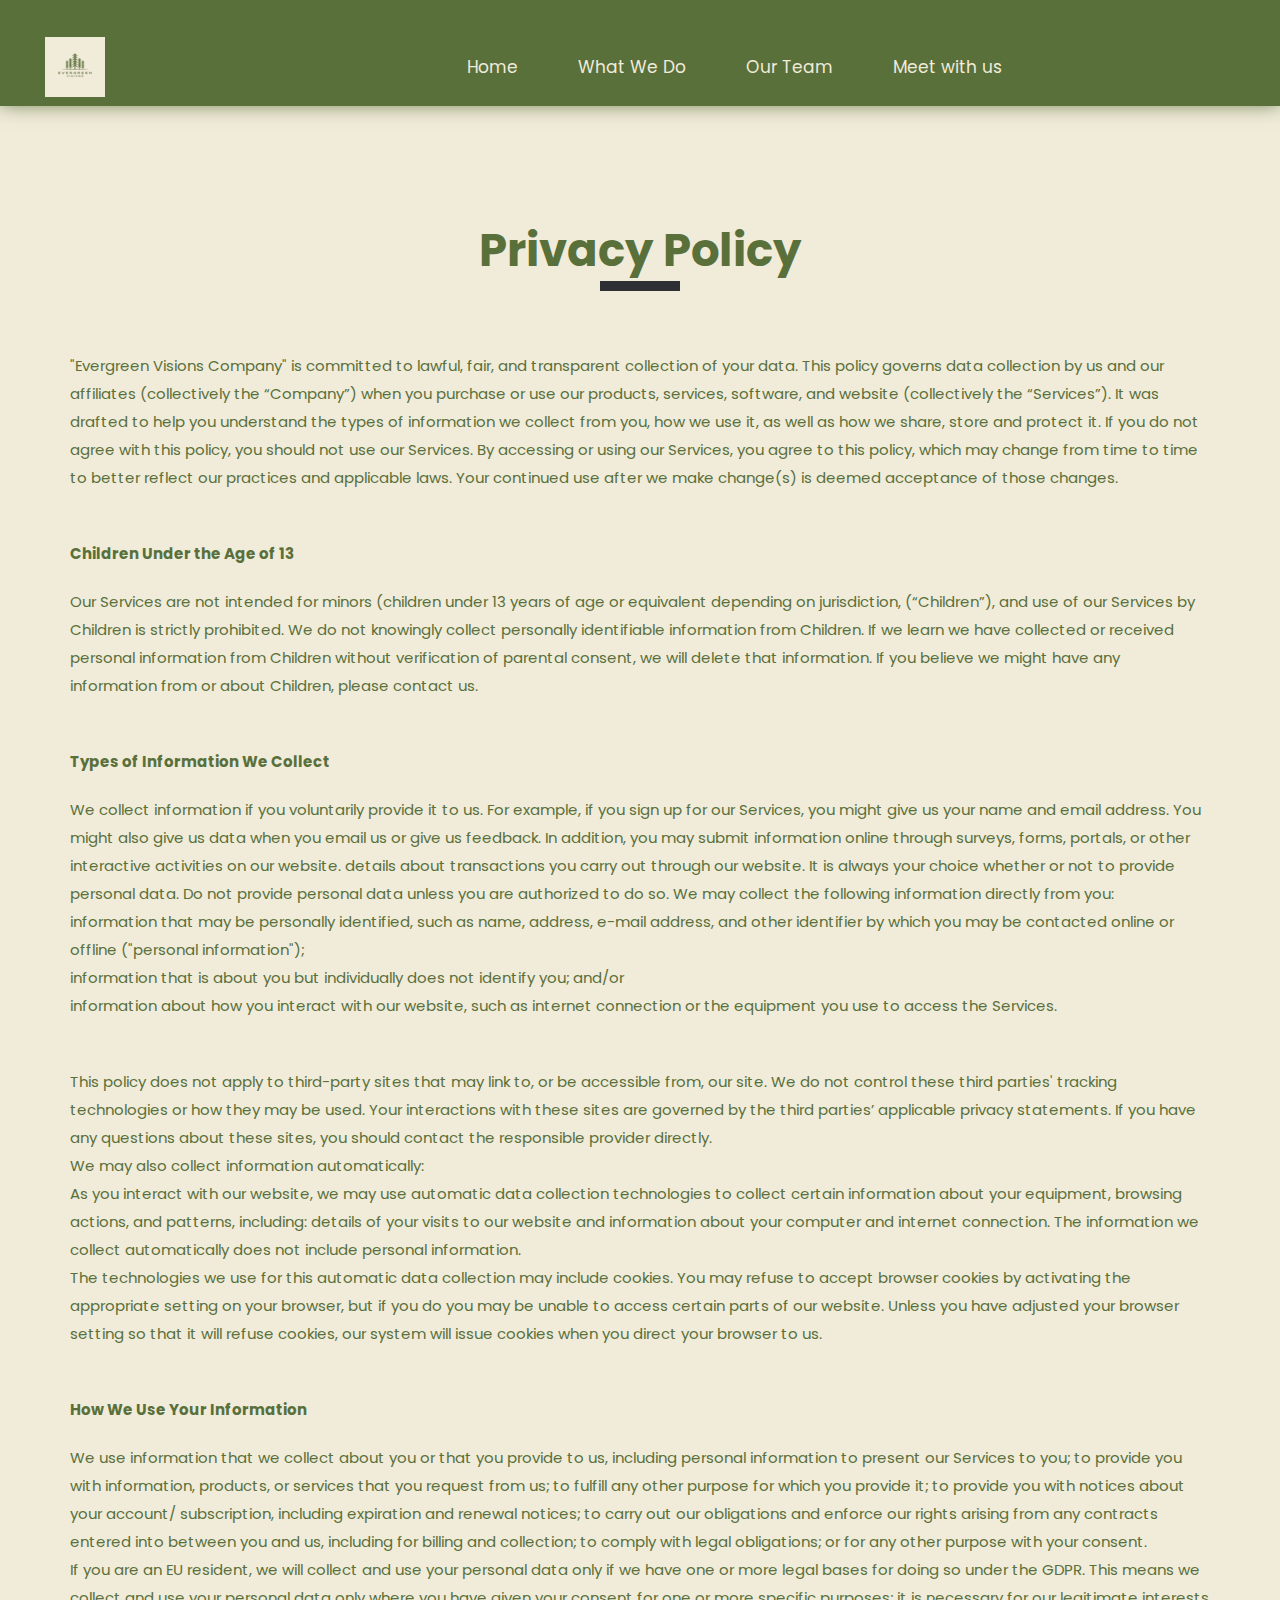
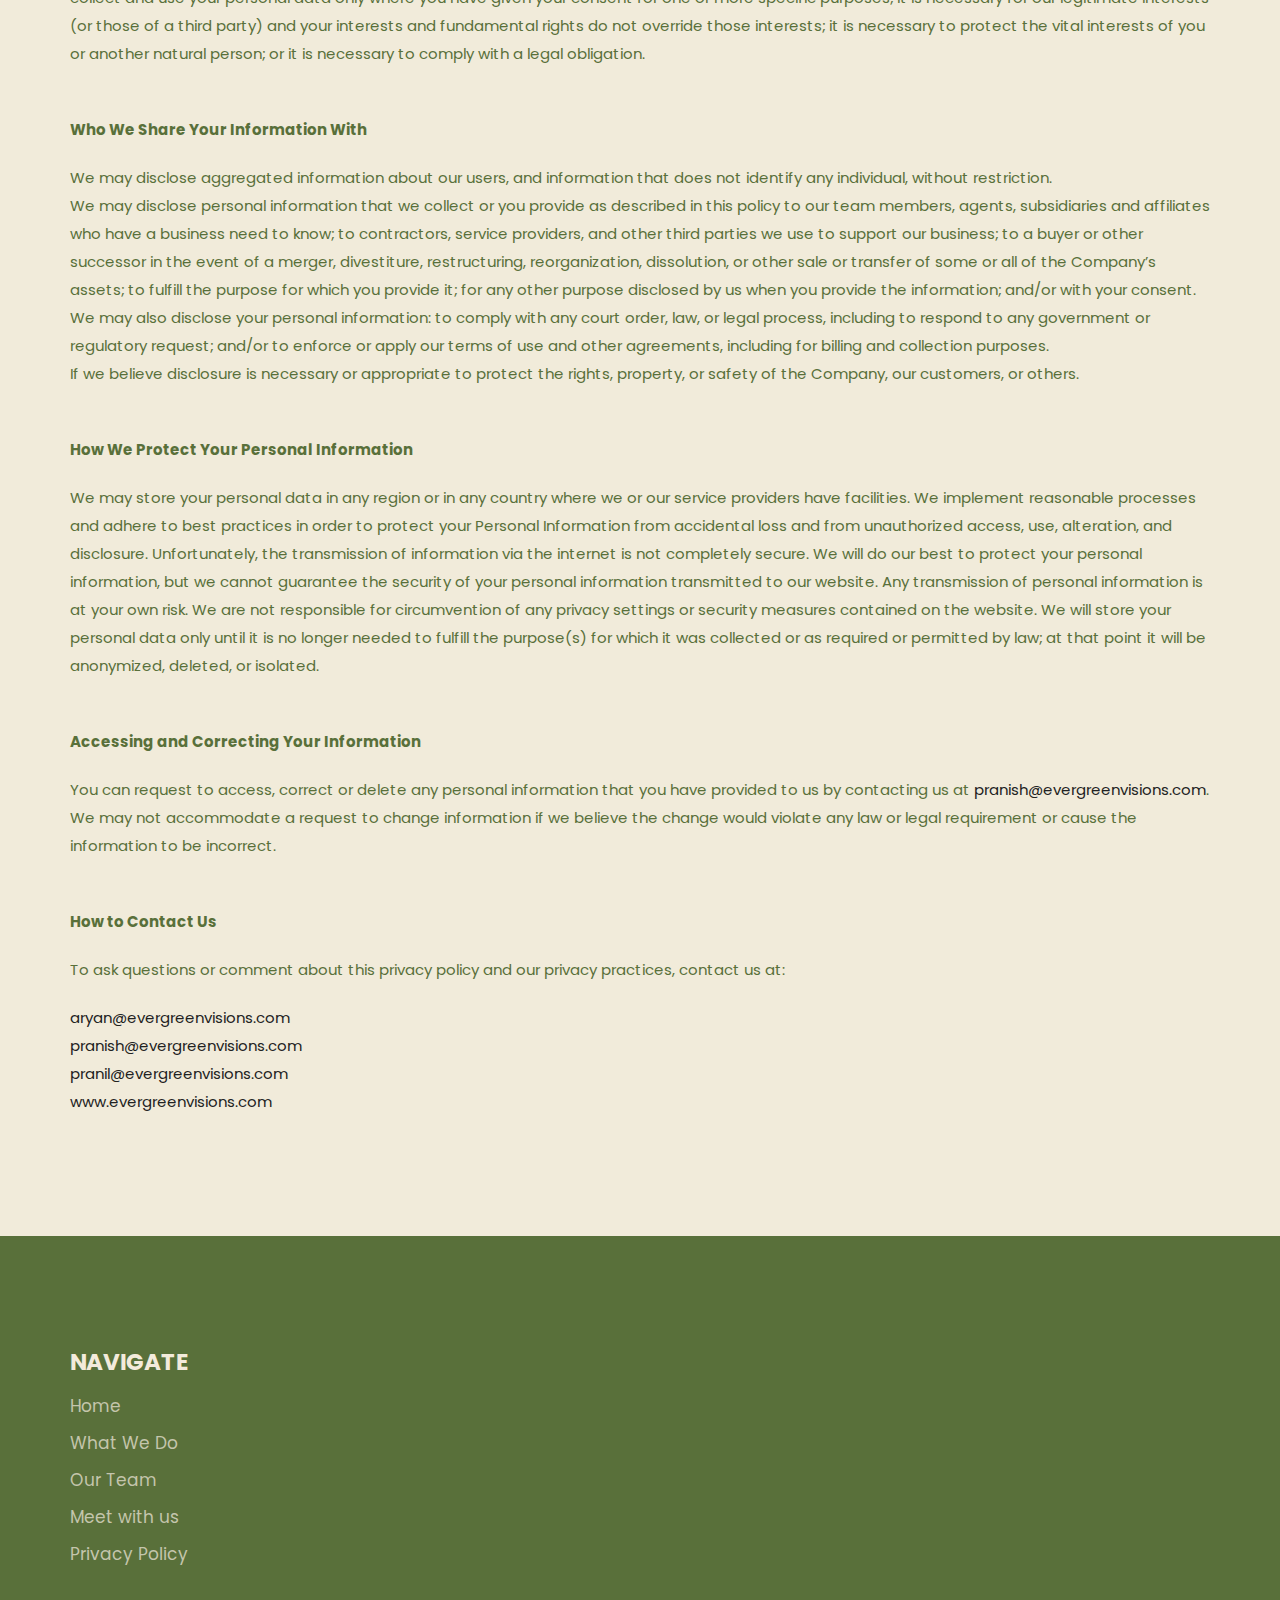
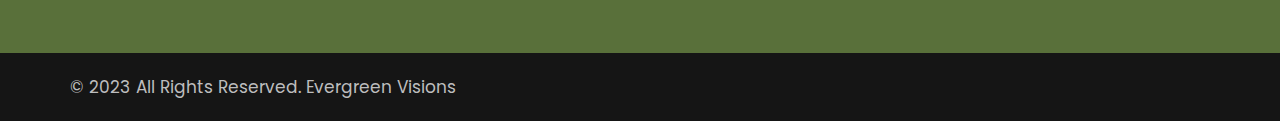
<file: Evergreen/policy.html>
<!DOCTYPE html>
<html lang="en">
   <head>
      <!-- basic -->
      <meta charset="utf-8">
      <meta http-equiv="X-UA-Compatible" content="IE=edge">
      <!-- mobile metas -->
      <meta name="viewport" content="width=device-width, initial-scale=1">
      <meta name="viewport" content="initial-scale=1, maximum-scale=1">
      <!-- site metas -->
      <title>Privacy Policy - Evergreen Visions</title>
      <meta name="keywords" content="Evergreen, Visions, Evergreenvisions, chiropractor, marketing, SMMA, Agency">
      <meta name="description" content="">
      <meta name="author" content="">
      <link rel="icon" type="image/png" href="images/Evergreen Beige C.png">
      <!-- bootstrap css -->
      <link rel="stylesheet" href="css/bootstrap.min.css">
      <!-- style css -->
      <link rel="stylesheet" href="css/style.css">
      <!-- responsive-->
      <link rel="stylesheet" href="css/responsive.css">
      <!-- awesome fontfamily -->
      <link rel="stylesheet" href="https://cdnjs.cloudflare.com/ajax/libs/font-awesome/4.7.0/css/font-awesome.min.css">
      <script>
         document.addEventListener('DOMContentLoaded', (event) => {
           history.replaceState(null, null, location.pathname.replace(/\.html$/, ''));
         });
       </script>       
      <style>
         body {
           background-color: #f1ebda;
         }
       </style>
       

      <!--[if lt IE 9]>
      <script src="https://oss.maxcdn.com/html5shiv/3.7.3/html5shiv.min.js"></script>
      <script src="https://oss.maxcdn.com/respond/1.4.2/respond.min.js"></script><![endif]-->
   </head>
   <!-- body -->
   <body class="main-layout inner_page">
      
      <header>
         <div class="header">
            <div class="container-fluid">
               <div class="row d_flex">
                  <div class=" col-md-2 col-sm-3 col logo_section">
                     <div class="full">
                        <div class="center-desk">
                           <div class="logo">
                              <a href="home.html"><img src="images/Evergreen Beige XS (1).png" alt="#" /></a>
                           </div>
                        </div>
                     </div>
                  </div>
                  <div class="col-md-8 col-sm-9">
                     <nav class="navigation navbar navbar-expand-md navbar-dark ">
                        <button class="navbar-toggler" type="button" data-toggle="collapse" data-target="#navbarsExample04" aria-controls="navbarsExample04" aria-expanded="false" aria-label="Toggle navigation">
                        <span class="navbar-toggler-icon"></span>
                        </button>
                        <div class="collapse navbar-collapse" id="navbarsExample04">
                           <ul class="navbar-nav mr-auto">
                              <li class="nav-item">
                                 <a class="nav-link" href="home.html">Home</a>
                              </li>
                              <li class="nav-item active">
                                 <a class="nav-link" href="home.html#What We Do">What We Do</a>
                              </li>
                              <li class="nav-item active">
                                 <a class="nav-link" href="home.html#Our Team">Our Team</a>
                              </li>
                              <li class="nav-item active">
                                 <a class="nav-link" href="home.html#Meet With Us">Meet with us</a>
                              </li>
                           </ul>
                        </div>
                     </nav>
                  </div>
                  <div class="col-md-2 d_none">
                  </div>
               </div>
            </div>
         </div>
      </header>
      <!-- end header -->
      <!-- about -->
      <div class="about">
         <div class="container">
            <div class="row">
               <div class="col-md-12">
                  <div class="titlepage text_align_center">
                     <h2>Privacy Policy</h2>
                     <p><br><br>"Evergreen Visions Company" is committed to lawful, fair, and transparent collection of your data. This policy governs data collection by us and our affiliates (collectively the “Company”) when you purchase or use our products, services, software, and website (collectively the “Services”). It was drafted to help you understand the types of information we collect from you, how we use it, as well as how we share, store and protect it. 
                        If you do not agree with this policy, you should not use our Services. By accessing or using our Services, you agree to this policy, which may change from time to time to better reflect our practices and applicable laws. Your continued use after we make change(s) is deemed acceptance of those changes.
                     </p>
                     <p><br><b>Children Under the Age of 13</b>
                     </p>
                     <p>Our Services are not intended for minors (children under 13 years of age or equivalent depending on jurisdiction, (“Children”), and use of our Services by Children is strictly prohibited. We do not knowingly collect personally identifiable information from Children. If we learn we have collected or received personal information from Children without verification of parental consent, we will delete that information. If you believe we might have any information from or about Children, please contact us. 
                     </p>
                     <p><br><b>Types of Information We Collect</b> 
                     </p>
                     <p>We collect information if you voluntarily provide it to us. For example, if you sign up for our Services, you might give us your name and email address. You might also give us data when you email us or give us feedback. In addition, you may submit information online through surveys, forms, portals, or other interactive activities on our website. details about transactions you carry out through our website. It is always your choice whether or not to provide personal data. Do not provide personal data unless you are authorized to do so.
                        We may collect the following information directly from you:
                        
                        <br>information that may be personally identified, such as name, address, e-mail address, and other identifier by which you may be contacted online or offline ("personal information"); 
                        <br>information that is about you but individually does not identify you; and/or
                        <br>information about how you interact with our website, such as internet connection or the equipment you use to access the Services.
                     </p>
                     <p><br>This policy does not apply to third-party sites that may link to, or be accessible from, our site. We do not control these third parties' tracking technologies or how they may be used. Your interactions with these sites are governed by the third parties’ applicable privacy statements. If you have any questions about these sites, you should contact the responsible provider directly.
                        <br>We may also collect information automatically:
                        <br>As you interact with our website, we may use automatic data collection technologies to collect certain information about your equipment, browsing actions, and patterns, including: details of your visits to our website and information about your computer and internet connection. The information we collect automatically does not include personal information.
                        <br>The technologies we use for this automatic data collection may include cookies. You may refuse to accept browser cookies by activating the appropriate setting on your browser, but if you do you may be unable to access certain parts of our website. Unless you have adjusted your browser setting so that it will refuse cookies, our system will issue cookies when you direct your browser to us.
                     </p>
                     <p><br><b>How We Use Your Information
                     </b></p>
                     <p>We use information that we collect about you or that you provide to us, including personal information to present our Services to you; to provide you with information, products, or services that you request from us; to fulfill any other purpose for which you provide it; to provide you with notices about your account/ subscription, including expiration and renewal notices; to carry out our obligations and enforce our rights arising from any contracts entered into between you and us, including for billing and collection; to comply with legal obligations; or for any other purpose with your consent.
                        <br>If you are an EU resident, we will collect and use your personal data only if we have one or more legal bases for doing so under the GDPR. This means we collect and use your personal data only where you have given your consent for one or more specific purposes; it is necessary for our legitimate interests (or those of a third party) and your interests and fundamental rights do not override those interests; it is necessary to protect the vital interests of you or another natural person; or it is necessary to comply with a legal obligation. 
                     </p>
                     <p><br><b>Who We Share Your Information With
                     </b></p>
                     <p>We may disclose aggregated information about our users, and information that does not identify any individual, without restriction.
                        <br>We may disclose personal information that we collect or you provide as described in this policy to our team members, agents, subsidiaries and affiliates who have a business need to know; to contractors, service providers, and other third parties we use to support our business; to a buyer or other successor in the event of a merger, divestiture, restructuring, reorganization, dissolution, or other sale or transfer of some or all of the Company’s assets; to fulfill the purpose for which you provide it; for any other purpose disclosed by us when you provide the information; and/or with your consent.
                        <br>We may also disclose your personal information: to comply with any court order, law, or legal process, including to respond to any government or regulatory request; and/or to enforce or apply our terms of use and other agreements, including for billing and collection purposes.
                        <br>If we believe disclosure is necessary or appropriate to protect the rights, property, or safety of the Company, our customers, or others.
                     </p>
                     <p><br><b>How We Protect Your Personal Information 
                     </b></p>
                     <p>We may store your personal data in any region or in any country where we or our service providers have facilities. We implement reasonable processes and adhere to best practices in order to protect your Personal Information from accidental loss and from unauthorized access, use, alteration, and disclosure. Unfortunately, the transmission of information via the internet is not completely secure. We will do our best to protect your personal information, but we cannot guarantee the security of your personal information transmitted to our website. Any transmission of personal information is at your own risk. We are not responsible for circumvention of any privacy settings or security measures contained on the website. We will store your personal data only until it is no longer needed to fulfill the purpose(s) for which it was collected or as required or permitted by law; at that point it will be anonymized, deleted, or isolated.
                     </p>
                     <p><br><b>Accessing and Correcting Your Information
                     </b></p>
                     <p>You can request to access, correct or delete any personal information that you have provided to us by contacting us at <a href="mailto:pranish@evergreenvisions.com">pranish@evergreenvisions.com</a>. We may not accommodate a request to change information if we believe the change would violate any law or legal requirement or cause the information to be incorrect.
                     </p>
                     <p><br><b>How to Contact Us
                     </b></p>
                     <p>To ask questions or comment about this privacy policy and our privacy practices, contact us at: 
                     </p>
                     <p>
                        <a href="mailto:aryan@evergreenvisions.com">aryan@evergreenvisions.com</a>
                        <br><a href="mailto:pranish@evergreenvisions.com">pranish@evergreenvisions.com</a>
                        <br><a href="mailto:pranil@evergreenvisions.com">pranil@evergreenvisions.com</a>
                        <br><a href="http://www.evergreenvisions.com">www.evergreenvisions.com</a>
                      </p>                      
                  </div>
               </div>
            </div>
         </div>
      </div>
      <!-- end about -->
      <!-- footer -->
      <footer>
         <div class="footer">
            <div class="container">
               <div class="row">
                  <div class="col-md-3 col-sm-6">
                     <div class="Informa helpful">
                        <h3>Navigate</h3>
                        <ul>
                           <li><a href="home.html">Home</a></li>
                           <li><a href="home.html#What We Do">What We Do</a></li>
                           <li><a href="home.html#Our Team">Our Team</a></li>
                           <li><a href="home.html#Meet With Us">Meet with us</a></li>
                           <li><a href="policy.html">Privacy Policy</a></li>
                        </ul>
                     </div>
                  </div>
                  <!-- <div class="col-md-3 col-sm-6">
                     <div class="Informa conta">
                        <h3>contact Us</h3>
                        <ul>
                           <li>To contact us, schedule a Free meeting with us or fill out our "Contact us" form. Please allow up to 2 business days for us to respond.</li>
                        </ul>
                     </div>
                  </div> -->
               </div>
            </div>
            <div class="copyright text_align_left">
               <div class="container">
                  <div class="row d_flex">
                     <div class="col-md-6">
                        <p>© 2023 All Rights Reserved.  <a href="https://evergreenvisions.com"> Evergreen Visions</a></p>
                     </div>
                  </div>
               </div>
            </div>
         </div>
      </footer>
      <!-- end footer -->
      <!-- Javascript files-->
      <script src="js/jquery.min.js"></script>
      <script src="js/bootstrap.bundle.min.js"></script>
      <script src="js/jquery-3.0.0.min.js"></script>
      <script src="js/custom.js"></script>
   </body>
</html>
</file>
<file: Evergreen/css/style.css>
/*--------------------------------------------------------------------- 
File Name: style.css 
---------------------------------------------------------------------*/


/*--------------------------------------------------------------------- 
import Fonts 
---------------------------------------------------------------------*/

@import url('https://fonts.googleapis.com/css?family=Rajdhani:300,400,500,600,700');
@import url('https://fonts.googleapis.com/css?family=Poppins:100,100i,200,200i,300,300i,400,400i,500,500i,600,600i,700,700i,800,800i,900,900i');
@import url('https://fonts.googleapis.com/css?family=Raleway:100,100i,200,200i,300,300i,400,400i,500,500i,600,600i,700,700i,800,800i,900,900i');
@import url('https://fonts.googleapis.com/css?family=Open+Sans:400,600,600i,700,700i,800,800i&display=swap');

/*--------------------------------------------------------------------- import Files ---------------------------------------------------------------------*/

@import url(font-awesome.min.css);
@import url(owl.carousel.min.css);

/*--------------------------------------------------------------------- 
basic 
---------------------------------------------------------------------*/

body {
     color: #59703a;
     font-size: 14px;
     font-family: 'Poppins', sans-serif;
     line-height: 1.80857;
     font-weight: normal;
}

a {
     color: #1f1f1f;
     text-decoration: none !important;
     outline: none !important;
     -webkit-transition: all .3s ease-in-out;
     -moz-transition: all .3s ease-in-out;
     -ms-transition: all .3s ease-in-out;
     -o-transition: all .3s ease-in-out;
     transition: all .3s ease-in-out;
}

h1,
h2,
h3,
h4,
h5,
h6 {
     letter-spacing: 0;
     font-weight: normal;
     position: relative;
     padding: 0;
     font-weight: normal;
     line-height: normal;
     color: #111111;
     margin: 0
}

h1 {
     font-size: 24px
}

h2 {
     font-size: 22px
}

h3 {
     font-size: 18px
}

h4 {
     font-size: 16px
}

h5 {
     font-size: 14px
}

h6 {
     font-size: 13px
}

*,
*::after,
*::before {
     -webkit-box-sizing: border-box;
     -moz-box-sizing: border-box;
     box-sizing: border-box;
}

h1 a,
h2 a,
h3 a,
h4 a,
h5 a,
h6 a {
     color: #212121;
     text-decoration: none!important;
     opacity: 1
}

button:focus {
     outline: none;
}

ul,
li,
ol {
     margin: 0px;
     padding: 0px;
     list-style: none;
}

p {
     margin: 0px;
     padding: 0;
     font-weight: 400;
     font-size: 17px;
     line-height: 28px;
}

a {
     color: #222222;
     text-decoration: none;
     outline: none !important;
}

a,
.btn {
     text-decoration: none !important;
     outline: none !important;
     -webkit-transition: all .3s ease-in-out;
     -moz-transition: all .3s ease-in-out;
     -ms-transition: all .3s ease-in-out;
     -o-transition: all .3s ease-in-out;
     transition: all .3s ease-in-out;
}

img {
     max-width: 100%;
     height: auto;
}

 :focus {
     outline: 0;
}

.btn-custom {
     margin-top: 20px;
     background-color: transparent !important;
     border: 2px solid #ddd;
     padding: 12px 40px;
     font-size: 16px;
}

.lead {
     font-size: 18px;
     line-height: 30px;
     color: #767676;
     margin: 0;
     padding: 0;
}

.form-control:focus {
     border-color: #f1ebda !important;
     box-shadow: 0 0 0 .2rem rgba(255, 255, 255, .25);
}

.navbar-form input {
     border: none !important;
}

.badge {
     font-weight: 500;
}

blockquote {
     margin: 20px 0 20px;
     padding: 30px;
}

button {
     border: 0;
     margin: 0;
     padding: 0;
     cursor: pointer;
}

.full {
     width: 100%;
     float: left;
     margin: 0;
     padding: 0;
}

.titlepage {
     padding-bottom: 60px;
}

.titlepage::before {
     content: "";
     position: absolute;
     border: #f1ebda solid 5px;
     border-width: 5px;
     width: 80px;
     z-index: 999;
     margin: 0 auto;
     left: 0;
     right: 0;
     top: 55px;
}

.titlepage h2 {
     font-size: 45px;
     font-weight: bold;
     line-height: 50px;
     color: #59703a;
}

.read_more {
     display: inline-block;
     background: #6dcff6;
     color: #f1ebda;
     max-width: 215px;
     height: 61px;
     line-height: 61px;
     width: 100%;
     font-size: 17px;
     text-align: center;
     font-weight: 500;
     transition: ease-in all 0.5s;
}

.read_more:hover {
     background: #0e0b01;
     color: #f1ebda;
     transition: ease-in all 0.5s;
}

.img_responsive {
     max-width: 100%;
}

.text_align_center {
     text-align: center;
}

.text_align_left {
     text-align: left;
}

.text_align_right {
     text-align: right;
}

.d_flex {
     display: flex;
     align-items: center;
     flex-wrap: wrap;
}

.container {
     max-width: 1170px;
}


/*---------------------------- 
loader  
----------------------------*/

.loader_bg {
     position: fixed;
     z-index: 9999999;
     background: #f1ebda;
     width: 100%;
     height: 100%;
}

.loader {
     height: 100%;
     width: 100%;
     position: absolute;
     left: 0;
     top: 0;
     display: flex;
     justify-content: center;
     align-items: center;
}

.loader img {
     width: 280px;
}


/*--------------------------------------------------------------------- 
header 
---------------------------------------------------------------------*/

.header {
     width: 100%;
     background: #59703a;
     height: 106px;
     padding: 37px 30px;
     position: absolute;
     z-index: 999;
     box-shadow: 3px 0 13px rgba(30, 30, 30, 0.90);
}


.calendly-widget-container {
     max-width: 100%; /* Change this value to whatever maximum width you want */
     margin: 0 auto; /* This will center the container if it's less than the full width of its parent */
   }


/*--------------------------------------------------------------------- 
menu section
---------------------------------------------------------------------*/

.navigation.navbar {
     float: right;
     padding: 0;
}

.navigation.navbar-dark .navbar-nav .nav-link {
     padding: 0px 30px;
     color: #f1ebda;
     font-size: 17px;
     line-height: 20px;
     font-weight: 400;
}

.navigation.navbar-dark .navbar-nav .nav-link:focus,
.navigation.navbar-dark .navbar-nav .nav-link:hover {
     color: #f1ebda;
}

.navigation.navbar-dark .navbar-nav .active>.nav-link,
.navigation.navbar-dark .navbar-nav .nav-link.active,
.navigation.navbar-dark .navbar-nav .nav-link.show,
.navigation.navbar-dark .navbar-nav .show>.nav-link {
     color: #f1ebda;
}

.di_no {
     display: none;
}

ul.email {
     padding-top: 1px;
     display: flex;
     align-items: center;
     justify-content: flex-end;
     flex-wrap: wrap;
}

ul.email li {
     padding: 0px 35px;
}

ul.email li:nth-child(2) {
     padding-right: 0;
}

ul.email li a {
     font-size: 17px;
     color: #f1ebda;
}

ul.email li i {
     color: #f1ebda;
     font-size: 19px;
}


/** banner_main **/

#top_section {
     background-image: url('../images/bannerback.png');
     background-size: cover;
     background-repeat: no-repeat;
     padding-top: 120px;
     position: relative;
     height: 100vh;
     background-position: center;
}

#myCarousel .carousel-indicators {
     bottom: -50px;
     margin-left: 11px;
     right: inherit;
}

#myCarousel .carousel-indicators .active {
     background: #0e0b01;
}

#myCarousel .carousel-indicators li {
     cursor: pointer;
     background: #f1ebda;
     border-radius: 40px;
     width: 22px;
     height: 22px;
}

#myCarousel a.carousel-control-next,
#myCarousel a.carousel-control-prev {
     display: none;
}

.relative {
     position: inherit;
     bottom: 0;
     padding: 0;
}

.bluid {
     margin-top: 10px;
     font-family: 'Open Sans', sans-serif;
     text-align: left;
}

.banner_main .bluid h1 {
     text-align: center;
     padding-right: 60%;
     color: #f1ebda;
     font-size: 100px;
     line-height: 110px;
     font-weight: bold;
     padding-bottom: 25px;
}

/* .banner_main .bluid h2 {
     color: #f1ebda;
     font-size: 70px;
     line-height: 110px;
     font-weight: bold;
     } */

.banner_main .bluid p {
     text-align: center;
     padding-right: 60%;
     color: #f1ebda;
     line-height: 35px;
     font-weight: 500;
     padding-bottom: 50px;
     font-size: 25px;
}

.banner_main .bluid .read_more {
     margin-right: 8px;
     background: #f1ebda;
     color: #000;
}

.banner_main .bluid .read_more:hover {
     color: #f1ebda;
     background: #0e0b01;
}


/** we_do **/

.we_do {
     background: #f1ebda;
     padding: 90px 0 190px 0;
}

.we_do .titlepage::before {
     border: #2e2f34 solid 5px;
}

.we1_do {
     position: inherit;
     padding: 0;
}

/* Hover Color for Box */
#bo_ho:hover {
     /* border: #546933 solid 1px; */
     border: #f1ebda solid 1px;
     transition: ease-in all 0.5s;
}


.we_box {
     border: #f1ebda solid 1px;
     transition: ease-in all 0.5s;
     padding: 40px;
     margin-bottom: 26px;
}



.we_box h3 {
     color: #292929;
     font-size: 22px;
     font-weight: bold;
     line-height: 25px;
     text-transform: uppercase;
     padding-top: 25px;
}

.we_box h3 img {
     float: right;
}

.we_box h4 {
     color: #292929;
     font-size: 18px;
     font-weight: bold;
     line-height: 25px;
     text-transform: uppercase;
     padding-top: 25px;
}

.we_box p {
     color: #292929;
     padding-top: 25px;
     display: block;
     padding-bottom: 40px;
}

.we_box .read_more {
     align-items: center;
     max-width: 131px;
     height: 41px;
     line-height: 41px;
     margin: 0 auto;
     display: block;
     /* margin-right: 60%; */
     background: #464646;
}

#we1 .carousel-indicators {
     display: none;
}

#we1 a.carousel-control-next,
#we1 a.carousel-control-prev {
     background: #f1ebda;
     width: 67px;
     height: 59px;
     top: 109%;
     opacity: 1;
     font-size: 33px;
     color: #000000;
     box-shadow: 3px 0 36px rgba(30, 30, 30, 0.2);
}

#we1 a.carousel-control-prev {
     left: 43%;
}

#we1 a.carousel-control-next {
     right: 43%;
}

#we1 a.carousel-control-next:focus,
#we1 a.carousel-control-next:hover,
#we1 a.carousel-control-prev:focus,
#we1 a.carousel-control-prev:hover {
     background: #464646;
     color: #f1ebda;
     opacity: 1;
}


/** end we_do **/


/** about **/

.about {
     background: #f1ebda;
     /* background: url(../images/about_bg.jpg); */
     background-position: center;
     background-repeat: no-repeat;
     /* height: 100vh; */
     padding: 30px 0;
}

.about .titlepage::before {
     border: #2e2f34 solid 5px;
}

.about .titlepage {
     padding-bottom: 0;
     margin-bottom: 0px;
}

.about .titlepage h2 {
     color: #59703a;
}

.about .titlepage p {
     text-align: left;
     line-height: 28px;
     padding-top: 20px;
     color: #59703a;
     font-size: 15px;
}


/** end about **/


/** portfolio **/

.portfolio {
     padding-top: 90px;
     padding-bottom: 90px;
     background: #f1ebda;
}

.portfolio .titlepage::before {
     right: inherit;
     border: #2e2f34 solid 5px;
     left: 15px;
}

.portfolio_main {
     margin-bottom: 30px;
     transition: ease-in all 0.5s;
}

.portfolio_main figure {
     margin: 0;
     position: relative;
     overflow: hidden;
}

#ho_nf:hover {
     box-shadow: 3px 0 20px rgba(30, 30, 30, 0.31);
     transition: ease-in all 0.5s;
}

#ho_nf:hover .portfolio_text {
     height: 240px;
     transition: ease-in all 0.5s;
     padding: 40px 40px;
}

#ho_nf:hover .li_icon {
     margin-top: -65px;
     transition: ease-in all 0.7s;
}

.portfolio_text {
     cursor: pointer;
     position: absolute;
     transition: ease-in all 0.5s;
     bottom: 0;
     height: 0;
     background: #f1ebda;
     overflow: initial;
}

.li_icon {
     display: flex;
     transition: ease-in all 0.7s;
     z-index: 99999999999999999999999;
     position: absolute;
}

.li_icon a {
     background: #f1ebda;
     width: 60px;
     height: 60px;
     border-radius: 50px;
     display: flex;
     align-items: center;
     justify-content: center;
     color: #3a404e;
     box-shadow: 3px 0 9px rgba(30, 30, 30, 0.09);
}

.li_icon a:hover {
     background: #0f1012;
     color: #f1ebda;
}

.portfolio_text h3 {
     color: #0c0c0d;
     font-size: 24px;
     line-height: 30px;
     font-weight: bold;
     padding-bottom: 15px;
}

.portfolio_text p {
     color: #031330;
     font-size: 17px;
     line-height: 30px;
     padding-bottom: 15px;
}

.portfolio .read_more {
     margin: 0 auto;
     display: block;
     background: #252525;
     margin-top: 30px;
}

.portfolio .read_more:hover {
     background: #464646c7;
}


/* end portfolio */


/* chose */

.chose {
     padding: 90px 0 60px 0;
     background: #59703a;
}

.chose .titlepage::before {
     right: inherit;
     left: 15px;
}

.chose .titlepage h2 {
     color: #f1ebda;
}

.chose.chose .titlepage p {
     color: #f1ebda;
     padding-top: 15px;
}

.chose_box {
     margin-bottom: 30px;
}

.chose_box h3 {
     padding-top: 20px;
     color: #f1ebda;
     font-weight: bold;
     font-size: 30px;
     line-height: 35px;
}

.chose_box strong {
     display: block;
     color: #f1ebda;
     font-weight: bold;
     font-size: 48px;
     line-height: 60px;
     padding-bottom: 30px;
}

.chose_box .read_more {
     background: #f1ebda;
     color: #59703a;
     max-width: 176px;
     line-height: 47px;
     height: 47px;
}

.chose_box .read_more:hover {
     background: #0e0b01;
     color: #f1ebda;
}


/** end chose **/


/** contact section **/

.contact {
     background: #f1ebda;
     padding: 90px 0;
}

.contact .titlepage::before {
     right: inherit;
     border: #2e2f34 solid 5px;
     left: 15px;
}

.main_form .contactus {
     border: #d2d2d3 solid 1px;
     padding: 0 15px;
     margin-bottom: 25px;
     width: 100%;
     height: 71px;
     background: #fff;
     color: #888888;
     font-size: 16px;
     font-weight: normal;
}

.main_form .textarea {
     border: #d2d2d3 solid 1px;
     margin-bottom: 25px;
     width: 100%;
     background: #fff;
     color: #888888;
     font-size: 18px;
     font-weight: normal;
     padding: 57px 15px 0 15px;
     border-radius: 0;
     height: 150px;
}

.main_form .send_btn {
     font-size: 17px;
     transition: ease-in all 0.5s;
     background-color: #59703a;
     text-transform: uppercase;
     color: #f1ebda;
     padding: 25px 0px;
     max-width: 252px;
     width: 100%;
     display: block;
     margin-top: 10px !important;
     font-weight: bold;
}

.main_form .send_btn:hover {
     background-color: #a4ac84;
     transition: ease-in all 0.5s;
     color: #f1ebda;
}

#request *::placeholder {
     color: #888888;
     opacity: 1;
}


/** end contact section **/


/** testimonial **/

.posi_in {
     position: inherit;
     padding: 0;
}

.clientsl_text {
     margin-top: 90px;
     box-shadow: 0px 0 11px rgba(30, 30, 30, 0.07);
     padding: 40px;
     margin-bottom: 26px;
}

.clientsl_text i img {
     margin-top: -89px;
     display: block;
     margin-right: 20px;
     float: left;
}

.clientsl_text h3 {
     margin-top: -11px;
     color: #000b0a;
     font-size: 23px;
     font-weight: bold;
     line-height: 20px;
     text-align: left;
}

.clientsl_text h3 img {
     float: right;
}

.clientsl_text p {
     color: #757575;
     padding-top: 62px;
     display: block;
}

#clientsl .carousel-indicators {
     display: none;
}

#clientsl a.carousel-control-next,
#clientsl a.carousel-control-prev {
     background: #f1ebda;
     width: 67px;
     height: 59px;
     top: 105%;
     opacity: 1;
     font-size: 33px;
     color: #000000;
     box-shadow: 3px 0 36px rgba(30, 30, 30, 0.2);
}

#clientsl a.carousel-control-prev {
     left: 37%;
}

#clientsl a.carousel-control-next {
     right: 37%;
}

#clientsl a.carousel-control-next:focus,
#clientsl a.carousel-control-next:hover,
#clientsl a.carousel-control-prev:focus,
#clientsl a.carousel-control-prev:hover {
     background: #252525;
     color: #f1ebda;
     opacity: 1;
}


/** end testimonial **/


/** footer **/

.footer {
     background: #59703a;
     padding-top: 90px;
}



.newslatter_form {
     display: flex;
     align-items: center;
     margin-bottom: 70px;
}

.ente {
     color: #000;
     border: inherit;
     padding: 0 30px;
     height: 66px;
     width: 100%;
     font-size: 17px;
}

.subs_btn {
     max-width: 289px;
     display: inline-block;
     background: #151515;
     height: 66px;
     width: 100%;
     color: #f1ebda;
     font-size: 17px;
     text-transform: uppercase;
     font-weight: bold;
     transition: ease-in all 0.5s;
}

.subs_btn:hover {
     background: #f1ebda;
     color: #151515;
     transition: ease-in all 0.5s;
}

.Informa h1 {
     /* color: #c4c5ac; */
     font-size: 50px;
}

.Informa h3 {
     color: #f3ebdb;
     font-size: 23px;
     font-weight: bold;
     line-height: 21px;
     margin-bottom: 15px;
     margin-top: 26px;
     text-transform: uppercase;
}


.Informa li {
     font-size: 17px;
     line-height: 37px;
     color: #c4c5ac;
}

.Informa li a:hover {
     color: #bdbdbe;
}

.helpful ul li a {
     color: #c4c5ac;
     font-size: 17px;
     line-height: 30px;
}

.helpful ul li a:hover {
     color: #c4c5ac;
}

ul.social_icon {
     float: right;
}

ul.social_icon li {
     display: inline-block;
     padding-right: 15px;
}

ul.social_icon li:last-child {
     padding-right: 0;
}

ul.social_icon li a {
     color: #c4c5ac;
     display: inline-block;
     text-align: center;
     line-height: 33px;
     font-size: 28px;
     font-weight: bold;
}

ul.social_icon li a:hover {
     color: #c4c5ac;
     transform: rotate(360deg);
     transition: ease-in all 0.7s;
}

.conta ul li a {
     color: #c4c5ac;
}

.conta ul li a i {
     padding-right: 5px;
}

.copyright {
     background: #151515;
     margin-top: 80px;
     padding: 20px 0px;
}

.copyright p {
     color: #bdbdbe;
     font-weight: 400;
}

.copyright a {
     color: #bdbdbe;
}

.copyright a:hover {
     color: #f1ebda;
}


/** end footer **/


/*- - ener page css--*/

.inner_page .header {
     box-shadow: 0 -3px 20px 0px #59703a;
     position: inherit;
   
}

.inner_page .about {
     margin: 90px 0;
}
</file>
<file: Evergreen/css/responsive.css>
/*--------------------------------------------------------------------- 
File Name: responsive.css 
---------------------------------------------------------------------*/

@media (min-width: 1200px) and (max-width: 1320px) {
    ul.email li {
        padding: 0px 31px;
    }
     #top_section {
        height: 700px;
    }
}

@media (min-width: 992px) and (max-width: 1199px) {
    .navigation.navbar-dark .navbar-nav .nav-link {
        padding: 0px 21px;
    }
    ul.email li {
        padding: 0px 19px;
    }
    #top_section {
        padding-top: 164px;
        height: 700px;
    }
    #we1 a.carousel-control-prev {
        left: 42%;
    }
    #clientsl a.carousel-control-prev {
        left: 33%;
    }
}

@media (min-width: 768px) and (max-width: 991px) {
    .navigation.navbar-dark .navbar-nav .nav-link {
        padding: 0px 7px;
    }
    ul.email li {
        padding: 0px 8px;
    }
    #top_section {
        padding-top: 150px;
        height: 600px;
    }
    .banner_main .bluid h1 {
        font-size: 62px;
        line-height: 71px;
    }
    .titlepage h2 {
        font-size: 37px;
        line-height: 41px;
    }
    #we1 a.carousel-control-prev {
        left: 38%;
    }
    .we_box {
        padding: 15px;
    }
    .clientsl_text {
        padding: 25px;
    }
    #clientsl a.carousel-control-next,
    #clientsl a.carousel-control-prev {
        top: 98%;
    }
    #clientsl a.carousel-control-prev {
        left: 34%;
    }
    #clientsl a.carousel-control-next {
        right: 26%;
    }
    .Informa li {
        font-size: 14px;
        line-height: 30px;
    }
}

@media (min-width: 576px) and (max-width: 767px) {
    #top_section {
        padding-top: 150px;
        height: 700px;
    }
    .d_none {
        display: none;
    }
    .logo {
        text-align: left;
        display: block;
    }
    .banner_main .bluid h1 {
        font-size: 84px;
        line-height: 109px;
    }
    #we1 a.carousel-control-next,
    #we1 a.carousel-control-prev {
        top: 103%;
    }
    #we1 a.carousel-control-prev {
        left: 37%;
    }
    #we1 a.carousel-control-next {
        right: 37%;
    }
    .main_form .send_btn {
        margin-bottom: 40px;
    }
    .newslatter_form {
        margin-top: 50px;
    }
    .navigation.navbar {
        float: right;
        display: inherit !important;
        padding: 0;
        width: 100%;
    }
    .navigation .navbar-collapse {
        background: #2b2b2b;
        padding: 20px;
        margin-top: 66px;
        position: absolute;
        width: 100%;
        z-index: 999;
    }
    .navigation.navbar-dark .navbar-nav .nav-link {
        padding: 10px 0;
        color: #fff;
        text-align: left;
    }
    .navigation.navbar-dark .navbar-toggler {
        border: inherit;
        float: right;
        padding: 0;
        width: 100%;
        outline: inherit;
        margin-top: 0px;
    }
    .navigation.navbar-dark .navbar-toggler-icon {
        background: url(../images/menu_btn.png);
        background-repeat: no-repeat;
        width: 48px;
        float: right;
    }
}

@media (max-width: 575px) {
    .header {
        padding: 37px 0px;
    }
    .d_none {
        display: none !important;
    }
    .logo {
        display: block;
        float: left;
    }
    .bluid {
        margin-top: 23px
    }
    .banner_main .bluid h1 {
        font-size: 50px;
        line-height: 59px;
    }
    #top_section {
        height: 678px;
    }
    .banner_main .bluid .read_more {
        margin-right: 0px;
        margin-bottom: 10px;
    }
    #we1 a.carousel-control-next {
        right: 26%;
    }
    #we1 a.carousel-control-prev {
        left: 25%;
    }
    #we1 a.carousel-control-next,
    #we1 a.carousel-control-prev {
        top: 101%;
    }
    .titlepage h2 {
        font-size: 24px;
        line-height: 54px;
    }
    #ho_nf:hover .portfolio_text {
        height: 135px;
        padding: 29px 14px;
    }
    .portfolio_text p {
        font-size: 12px;
        line-height: 18px;
    }
    .main_form .send_btn {
        margin-bottom: 40px;
    }
    #clientsl a.carousel-control-next,
    #clientsl a.carousel-control-prev {
        top: 100%;
    }
    #clientsl a.carousel-control-next {
        right: 25%;
    }
    #clientsl a.carousel-control-prev {
        left: 25%;
    }
    .clientsl_text i img {
        float: inherit;
    }
    .clientsl_text h3 {
        margin-top: 11px;
    }
    .newslatter_form {
        display: inherit;
        margin-top: 40px;
    }
    .subs_btn {
        margin-left: 0;
        max-width: 223px;
        margin-top: 30px;
    }
    .copyright p {
        text-align: center;
    }
    ul.social_icon {
        float: inherit;
        margin-top: 20px;
    }
    .navigation.navbar {
        float: right;
        display: inherit !important;
        padding: 0;
        width: 100%;
        margin-top: -27px;
    }
    .navigation .navbar-collapse {
        background: #2b2b2b;
        padding: 20px;
        margin-top: 65px;
        position: absolute;
        width: 100%;
        z-index: 999;
    }
    .navigation.navbar-dark .navbar-nav .nav-link {
        padding: 10px 0;
        color: #fff;
        text-align: left;
    }
    .navigation.navbar-dark .navbar-toggler {
        float: right;
        border: inherit;
        margin-top: 1px;
        padding: 0;
        outline: inherit;
    }
    .navigation.navbar-dark .navbar-toggler-icon {
        background: url(../images/menu_btn.png);
        background-repeat: no-repeat;
        width: 48px;
    }
}
</file>
<file: assets/vendors/themify-icons/css/themify-icons.css>
@font-face {
	font-family: 'themify';
	src:url("../fonts/themify.eot?-fvbane");
	src:url("../fonts/themify.eot?#iefix-fvbane") format("embedded-opentype"),
		url("../fonts/themify.woff?-fvbane") format("woff"),
		url("../fonts/themify.ttf?-fvbane") format("truetype"),
		url("../fonts/themify.svg?-fvbane#themify") format("svg");
	font-weight: normal;
	font-style: normal;
}

[class^="ti-"], [class*=" ti-"] {
	font-family: 'themify';
	speak: none;
	font-style: normal;
	font-weight: normal;
	font-variant: normal;
	text-transform: none;
	line-height: 1;

	/* Better Font Rendering =========== */
	-webkit-font-smoothing: antialiased;
	-moz-osx-font-smoothing: grayscale;
}

.ti-wand:before {
	content: "\e600";
}
.ti-volume:before {
	content: "\e601";
}
.ti-user:before {
	content: "\e602";
}
.ti-unlock:before {
	content: "\e603";
}
.ti-unlink:before {
	content: "\e604";
}
.ti-trash:before {
	content: "\e605";
}
.ti-thought:before {
	content: "\e606";
}
.ti-target:before {
	content: "\e607";
}
.ti-tag:before {
	content: "\e608";
}
.ti-tablet:before {
	content: "\e609";
}
.ti-star:before {
	content: "\e60a";
}
.ti-spray:before {
	content: "\e60b";
}
.ti-signal:before {
	content: "\e60c";
}
.ti-shopping-cart:before {
	content: "\e60d";
}
.ti-shopping-cart-full:before {
	content: "\e60e";
}
.ti-settings:before {
	content: "\e60f";
}
.ti-search:before {
	content: "\e610";
}
.ti-zoom-in:before {
	content: "\e611";
}
.ti-zoom-out:before {
	content: "\e612";
}
.ti-cut:before {
	content: "\e613";
}
.ti-ruler:before {
	content: "\e614";
}
.ti-ruler-pencil:before {
	content: "\e615";
}
.ti-ruler-alt:before {
	content: "\e616";
}
.ti-bookmark:before {
	content: "\e617";
}
.ti-bookmark-alt:before {
	content: "\e618";
}
.ti-reload:before {
	content: "\e619";
}
.ti-plus:before {
	content: "\e61a";
}
.ti-pin:before {
	content: "\e61b";
}
.ti-pencil:before {
	content: "\e61c";
}
.ti-pencil-alt:before {
	content: "\e61d";
}
.ti-paint-roller:before {
	content: "\e61e";
}
.ti-paint-bucket:before {
	content: "\e61f";
}
.ti-na:before {
	content: "\e620";
}
.ti-mobile:before {
	content: "\e621";
}
.ti-minus:before {
	content: "\e622";
}
.ti-medall:before {
	content: "\e623";
}
.ti-medall-alt:before {
	content: "\e624";
}
.ti-marker:before {
	content: "\e625";
}
.ti-marker-alt:before {
	content: "\e626";
}
.ti-arrow-up:before {
	content: "\e627";
}
.ti-arrow-right:before {
	content: "\e628";
}
.ti-arrow-left:before {
	content: "\e629";
}
.ti-arrow-down:before {
	content: "\e62a";
}
.ti-lock:before {
	content: "\e62b";
}
.ti-location-arrow:before {
	content: "\e62c";
}
.ti-link:before {
	content: "\e62d";
}
.ti-layout:before {
	content: "\e62e";
}
.ti-layers:before {
	content: "\e62f";
}
.ti-layers-alt:before {
	content: "\e630";
}
.ti-key:before {
	content: "\e631";
}
.ti-import:before {
	content: "\e632";
}
.ti-image:before {
	content: "\e633";
}
.ti-heart:before {
	content: "\e634";
}
.ti-heart-broken:before {
	content: "\e635";
}
.ti-hand-stop:before {
	content: "\e636";
}
.ti-hand-open:before {
	content: "\e637";
}
.ti-hand-drag:before {
	content: "\e638";
}
.ti-folder:before {
	content: "\e639";
}
.ti-flag:before {
	content: "\e63a";
}
.ti-flag-alt:before {
	content: "\e63b";
}
.ti-flag-alt-2:before {
	content: "\e63c";
}
.ti-eye:before {
	content: "\e63d";
}
.ti-export:before {
	content: "\e63e";
}
.ti-exchange-vertical:before {
	content: "\e63f";
}
.ti-desktop:before {
	content: "\e640";
}
.ti-cup:before {
	content: "\e641";
}
.ti-crown:before {
	content: "\e642";
}
.ti-comments:before {
	content: "\e643";
}
.ti-comment:before {
	content: "\e644";
}
.ti-comment-alt:before {
	content: "\e645";
}
.ti-close:before {
	content: "\e646";
}
.ti-clip:before {
	content: "\e647";
}
.ti-angle-up:before {
	content: "\e648";
}
.ti-angle-right:before {
	content: "\e649";
}
.ti-angle-left:before {
	content: "\e64a";
}
.ti-angle-down:before {
	content: "\e64b";
}
.ti-check:before {
	content: "\e64c";
}
.ti-check-box:before {
	content: "\e64d";
}
.ti-camera:before {
	content: "\e64e";
}
.ti-announcement:before {
	content: "\e64f";
}
.ti-brush:before {
	content: "\e650";
}
.ti-briefcase:before {
	content: "\e651";
}
.ti-bolt:before {
	content: "\e652";
}
.ti-bolt-alt:before {
	content: "\e653";
}
.ti-blackboard:before {
	content: "\e654";
}
.ti-bag:before {
	content: "\e655";
}
.ti-move:before {
	content: "\e656";
}
.ti-arrows-vertical:before {
	content: "\e657";
}
.ti-arrows-horizontal:before {
	content: "\e658";
}
.ti-fullscreen:before {
	content: "\e659";
}
.ti-arrow-top-right:before {
	content: "\e65a";
}
.ti-arrow-top-left:before {
	content: "\e65b";
}
.ti-arrow-circle-up:before {
	content: "\e65c";
}
.ti-arrow-circle-right:before {
	content: "\e65d";
}
.ti-arrow-circle-left:before {
	content: "\e65e";
}
.ti-arrow-circle-down:before {
	content: "\e65f";
}
.ti-angle-double-up:before {
	content: "\e660";
}
.ti-angle-double-right:before {
	content: "\e661";
}
.ti-angle-double-left:before {
	content: "\e662";
}
.ti-angle-double-down:before {
	content: "\e663";
}
.ti-zip:before {
	content: "\e664";
}
.ti-world:before {
	content: "\e665";
}
.ti-wheelchair:before {
	content: "\e666";
}
.ti-view-list:before {
	content: "\e667";
}
.ti-view-list-alt:before {
	content: "\e668";
}
.ti-view-grid:before {
	content: "\e669";
}
.ti-uppercase:before {
	content: "\e66a";
}
.ti-upload:before {
	content: "\e66b";
}
.ti-underline:before {
	content: "\e66c";
}
.ti-truck:before {
	content: "\e66d";
}
.ti-timer:before {
	content: "\e66e";
}
.ti-ticket:before {
	content: "\e66f";
}
.ti-thumb-up:before {
	content: "\e670";
}
.ti-thumb-down:before {
	content: "\e671";
}
.ti-text:before {
	content: "\e672";
}
.ti-stats-up:before {
	content: "\e673";
}
.ti-stats-down:before {
	content: "\e674";
}
.ti-split-v:before {
	content: "\e675";
}
.ti-split-h:before {
	content: "\e676";
}
.ti-smallcap:before {
	content: "\e677";
}
.ti-shine:before {
	content: "\e678";
}
.ti-shift-right:before {
	content: "\e679";
}
.ti-shift-left:before {
	content: "\e67a";
}
.ti-shield:before {
	content: "\e67b";
}
.ti-notepad:before {
	content: "\e67c";
}
.ti-server:before {
	content: "\e67d";
}
.ti-quote-right:before {
	content: "\e67e";
}
.ti-quote-left:before {
	content: "\e67f";
}
.ti-pulse:before {
	content: "\e680";
}
.ti-printer:before {
	content: "\e681";
}
.ti-power-off:before {
	content: "\e682";
}
.ti-plug:before {
	content: "\e683";
}
.ti-pie-chart:before {
	content: "\e684";
}
.ti-paragraph:before {
	content: "\e685";
}
.ti-panel:before {
	content: "\e686";
}
.ti-package:before {
	content: "\e687";
}
.ti-music:before {
	content: "\e688";
}
.ti-music-alt:before {
	content: "\e689";
}
.ti-mouse:before {
	content: "\e68a";
}
.ti-mouse-alt:before {
	content: "\e68b";
}
.ti-money:before {
	content: "\e68c";
}
.ti-microphone:before {
	content: "\e68d";
}
.ti-menu:before {
	content: "\e68e";
}
.ti-menu-alt:before {
	content: "\e68f";
}
.ti-map:before {
	content: "\e690";
}
.ti-map-alt:before {
	content: "\e691";
}
.ti-loop:before {
	content: "\e692";
}
.ti-location-pin:before {
	content: "\e693";
}
.ti-list:before {
	content: "\e694";
}
.ti-light-bulb:before {
	content: "\e695";
}
.ti-Italic:before {
	content: "\e696";
}
.ti-info:before {
	content: "\e697";
}
.ti-infinite:before {
	content: "\e698";
}
.ti-id-badge:before {
	content: "\e699";
}
.ti-hummer:before {
	content: "\e69a";
}
.ti-home:before {
	content: "\e69b";
}
.ti-help:before {
	content: "\e69c";
}
.ti-headphone:before {
	content: "\e69d";
}
.ti-harddrives:before {
	content: "\e69e";
}
.ti-harddrive:before {
	content: "\e69f";
}
.ti-gift:before {
	content: "\e6a0";
}
.ti-game:before {
	content: "\e6a1";
}
.ti-filter:before {
	content: "\e6a2";
}
.ti-files:before {
	content: "\e6a3";
}
.ti-file:before {
	content: "\e6a4";
}
.ti-eraser:before {
	content: "\e6a5";
}
.ti-envelope:before {
	content: "\e6a6";
}
.ti-download:before {
	content: "\e6a7";
}
.ti-direction:before {
	content: "\e6a8";
}
.ti-direction-alt:before {
	content: "\e6a9";
}
.ti-dashboard:before {
	content: "\e6aa";
}
.ti-control-stop:before {
	content: "\e6ab";
}
.ti-control-shuffle:before {
	content: "\e6ac";
}
.ti-control-play:before {
	content: "\e6ad";
}
.ti-control-pause:before {
	content: "\e6ae";
}
.ti-control-forward:before {
	content: "\e6af";
}
.ti-control-backward:before {
	content: "\e6b0";
}
.ti-cloud:before {
	content: "\e6b1";
}
.ti-cloud-up:before {
	content: "\e6b2";
}
.ti-cloud-down:before {
	content: "\e6b3";
}
.ti-clipboard:before {
	content: "\e6b4";
}
.ti-car:before {
	content: "\e6b5";
}
.ti-calendar:before {
	content: "\e6b6";
}
.ti-book:before {
	content: "\e6b7";
}
.ti-bell:before {
	content: "\e6b8";
}
.ti-basketball:before {
	content: "\e6b9";
}
.ti-bar-chart:before {
	content: "\e6ba";
}
.ti-bar-chart-alt:before {
	content: "\e6bb";
}
.ti-back-right:before {
	content: "\e6bc";
}
.ti-back-left:before {
	content: "\e6bd";
}
.ti-arrows-corner:before {
	content: "\e6be";
}
.ti-archive:before {
	content: "\e6bf";
}
.ti-anchor:before {
	content: "\e6c0";
}
.ti-align-right:before {
	content: "\e6c1";
}
.ti-align-left:before {
	content: "\e6c2";
}
.ti-align-justify:before {
	content: "\e6c3";
}
.ti-align-center:before {
	content: "\e6c4";
}
.ti-alert:before {
	content: "\e6c5";
}
.ti-alarm-clock:before {
	content: "\e6c6";
}
.ti-agenda:before {
	content: "\e6c7";
}
.ti-write:before {
	content: "\e6c8";
}
.ti-window:before {
	content: "\e6c9";
}
.ti-widgetized:before {
	content: "\e6ca";
}
.ti-widget:before {
	content: "\e6cb";
}
.ti-widget-alt:before {
	content: "\e6cc";
}
.ti-wallet:before {
	content: "\e6cd";
}
.ti-video-clapper:before {
	content: "\e6ce";
}
.ti-video-camera:before {
	content: "\e6cf";
}
.ti-vector:before {
	content: "\e6d0";
}
.ti-themify-logo:before {
	content: "\e6d1";
}
.ti-themify-favicon:before {
	content: "\e6d2";
}
.ti-themify-favicon-alt:before {
	content: "\e6d3";
}
.ti-support:before {
	content: "\e6d4";
}
.ti-stamp:before {
	content: "\e6d5";
}
.ti-split-v-alt:before {
	content: "\e6d6";
}
.ti-slice:before {
	content: "\e6d7";
}
.ti-shortcode:before {
	content: "\e6d8";
}
.ti-shift-right-alt:before {
	content: "\e6d9";
}
.ti-shift-left-alt:before {
	content: "\e6da";
}
.ti-ruler-alt-2:before {
	content: "\e6db";
}
.ti-receipt:before {
	content: "\e6dc";
}
.ti-pin2:before {
	content: "\e6dd";
}
.ti-pin-alt:before {
	content: "\e6de";
}
.ti-pencil-alt2:before {
	content: "\e6df";
}
.ti-palette:before {
	content: "\e6e0";
}
.ti-more:before {
	content: "\e6e1";
}
.ti-more-alt:before {
	content: "\e6e2";
}
.ti-microphone-alt:before {
	content: "\e6e3";
}
.ti-magnet:before {
	content: "\e6e4";
}
.ti-line-double:before {
	content: "\e6e5";
}
.ti-line-dotted:before {
	content: "\e6e6";
}
.ti-line-dashed:before {
	content: "\e6e7";
}
.ti-layout-width-full:before {
	content: "\e6e8";
}
.ti-layout-width-default:before {
	content: "\e6e9";
}
.ti-layout-width-default-alt:before {
	content: "\e6ea";
}
.ti-layout-tab:before {
	content: "\e6eb";
}
.ti-layout-tab-window:before {
	content: "\e6ec";
}
.ti-layout-tab-v:before {
	content: "\e6ed";
}
.ti-layout-tab-min:before {
	content: "\e6ee";
}
.ti-layout-slider:before {
	content: "\e6ef";
}
.ti-layout-slider-alt:before {
	content: "\e6f0";
}
.ti-layout-sidebar-right:before {
	content: "\e6f1";
}
.ti-layout-sidebar-none:before {
	content: "\e6f2";
}
.ti-layout-sidebar-left:before {
	content: "\e6f3";
}
.ti-layout-placeholder:before {
	content: "\e6f4";
}
.ti-layout-menu:before {
	content: "\e6f5";
}
.ti-layout-menu-v:before {
	content: "\e6f6";
}
.ti-layout-menu-separated:before {
	content: "\e6f7";
}
.ti-layout-menu-full:before {
	content: "\e6f8";
}
.ti-layout-media-right-alt:before {
	content: "\e6f9";
}
.ti-layout-media-right:before {
	content: "\e6fa";
}
.ti-layout-media-overlay:before {
	content: "\e6fb";
}
.ti-layout-media-overlay-alt:before {
	content: "\e6fc";
}
.ti-layout-media-overlay-alt-2:before {
	content: "\e6fd";
}
.ti-layout-media-left-alt:before {
	content: "\e6fe";
}
.ti-layout-media-left:before {
	content: "\e6ff";
}
.ti-layout-media-center-alt:before {
	content: "\e700";
}
.ti-layout-media-center:before {
	content: "\e701";
}
.ti-layout-list-thumb:before {
	content: "\e702";
}
.ti-layout-list-thumb-alt:before {
	content: "\e703";
}
.ti-layout-list-post:before {
	content: "\e704";
}
.ti-layout-list-large-image:before {
	content: "\e705";
}
.ti-layout-line-solid:before {
	content: "\e706";
}
.ti-layout-grid4:before {
	content: "\e707";
}
.ti-layout-grid3:before {
	content: "\e708";
}
.ti-layout-grid2:before {
	content: "\e709";
}
.ti-layout-grid2-thumb:before {
	content: "\e70a";
}
.ti-layout-cta-right:before {
	content: "\e70b";
}
.ti-layout-cta-left:before {
	content: "\e70c";
}
.ti-layout-cta-center:before {
	content: "\e70d";
}
.ti-layout-cta-btn-right:before {
	content: "\e70e";
}
.ti-layout-cta-btn-left:before {
	content: "\e70f";
}
.ti-layout-column4:before {
	content: "\e710";
}
.ti-layout-column3:before {
	content: "\e711";
}
.ti-layout-column2:before {
	content: "\e712";
}
.ti-layout-accordion-separated:before {
	content: "\e713";
}
.ti-layout-accordion-merged:before {
	content: "\e714";
}
.ti-layout-accordion-list:before {
	content: "\e715";
}
.ti-ink-pen:before {
	content: "\e716";
}
.ti-info-alt:before {
	content: "\e717";
}
.ti-help-alt:before {
	content: "\e718";
}
.ti-headphone-alt:before {
	content: "\e719";
}
.ti-hand-point-up:before {
	content: "\e71a";
}
.ti-hand-point-right:before {
	content: "\e71b";
}
.ti-hand-point-left:before {
	content: "\e71c";
}
.ti-hand-point-down:before {
	content: "\e71d";
}
.ti-gallery:before {
	content: "\e71e";
}
.ti-face-smile:before {
	content: "\e71f";
}
.ti-face-sad:before {
	content: "\e720";
}
.ti-credit-card:before {
	content: "\e721";
}
.ti-control-skip-forward:before {
	content: "\e722";
}
.ti-control-skip-backward:before {
	content: "\e723";
}
.ti-control-record:before {
	content: "\e724";
}
.ti-control-eject:before {
	content: "\e725";
}
.ti-comments-smiley:before {
	content: "\e726";
}
.ti-brush-alt:before {
	content: "\e727";
}
.ti-youtube:before {
	content: "\e728";
}
.ti-vimeo:before {
	content: "\e729";
}
.ti-twitter:before {
	content: "\e72a";
}
.ti-time:before {
	content: "\e72b";
}
.ti-tumblr:before {
	content: "\e72c";
}
.ti-skype:before {
	content: "\e72d";
}
.ti-share:before {
	content: "\e72e";
}
.ti-share-alt:before {
	content: "\e72f";
}
.ti-rocket:before {
	content: "\e730";
}
.ti-pinterest:before {
	content: "\e731";
}
.ti-new-window:before {
	content: "\e732";
}
.ti-microsoft:before {
	content: "\e733";
}
.ti-list-ol:before {
	content: "\e734";
}
.ti-linkedin:before {
	content: "\e735";
}
.ti-layout-sidebar-2:before {
	content: "\e736";
}
.ti-layout-grid4-alt:before {
	content: "\e737";
}
.ti-layout-grid3-alt:before {
	content: "\e738";
}
.ti-layout-grid2-alt:before {
	content: "\e739";
}
.ti-layout-column4-alt:before {
	content: "\e73a";
}
.ti-layout-column3-alt:before {
	content: "\e73b";
}
.ti-layout-column2-alt:before {
	content: "\e73c";
}
.ti-instagram:before {
	content: "\e73d";
}
.ti-google:before {
	content: "\e73e";
}
.ti-github:before {
	content: "\e73f";
}
.ti-flickr:before {
	content: "\e740";
}
.ti-facebook:before {
	content: "\e741";
}
.ti-dropbox:before {
	content: "\e742";
}
.ti-dribbble:before {
	content: "\e743";
}
.ti-apple:before {
	content: "\e744";
}
.ti-android:before {
	content: "\e745";
}
.ti-save:before {
	content: "\e746";
}
.ti-save-alt:before {
	content: "\e747";
}
.ti-yahoo:before {
	content: "\e748";
}
.ti-wordpress:before {
	content: "\e749";
}
.ti-vimeo-alt:before {
	content: "\e74a";
}
.ti-twitter-alt:before {
	content: "\e74b";
}
.ti-tumblr-alt:before {
	content: "\e74c";
}
.ti-trello:before {
	content: "\e74d";
}
.ti-stack-overflow:before {
	content: "\e74e";
}
.ti-soundcloud:before {
	content: "\e74f";
}
.ti-sharethis:before {
	content: "\e750";
}
.ti-sharethis-alt:before {
	content: "\e751";
}
.ti-reddit:before {
	content: "\e752";
}
.ti-pinterest-alt:before {
	content: "\e753";
}
.ti-microsoft-alt:before {
	content: "\e754";
}
.ti-linux:before {
	content: "\e755";
}
.ti-jsfiddle:before {
	content: "\e756";
}
.ti-joomla:before {
	content: "\e757";
}
.ti-html5:before {
	content: "\e758";
}
.ti-flickr-alt:before {
	content: "\e759";
}
.ti-email:before {
	content: "\e75a";
}
.ti-drupal:before {
	content: "\e75b";
}
.ti-dropbox-alt:before {
	content: "\e75c";
}
.ti-css3:before {
	content: "\e75d";
}
.ti-rss:before {
	content: "\e75e";
}
.ti-rss-alt:before {
	content: "\e75f";
}
</file>
<file: assets/css/johndoe.css>
@charset "UTF-8";
/*!
=========================================================
* JohnDoe Landing page
=========================================================

* Copyright: 2019 DevCRUD (https://devcrud.com)
* Licensed: (https://devcrud.com/licenses)
* Coded by www.devcrud.com

=========================================================

* The above copyright notice and this permission notice shall be included in all copies or substantial portions of the Software.
*/
@import url("https://fonts.googleapis.com/css?family=Source+Sans+Pro:200,200i,300,300i,400,400i,600,600i,700,700i,900,900i&display=swap");
:root {
  --blue: #79A9F5;
  --indigo: #C45F90;
  --purple: #A16AE8;
  --pink: #FC8BC0;
  --red: #cf4520;
  --orange: #FF8882;
  --yellow: #FAD02C;
  --green: #A3C14A;
  --teal: #20c997;
  --cyan: #47D8E0;
  --white: #fff;
  --gray: #6c757d;
  --gray-dark: #343a40;
  --primary: #cf4520;
  --secondary: #6c757d;
  --success: #A3C14A;
  --info: #47D8E0;
  --warning: #FF8882;
  --danger: #cf4520;
  --light: #f8f9fa;
  --dark: #343a40;
  --breakpoint-xs: 0;
  --breakpoint-sm: 576px;
  --breakpoint-md: 768px;
  --breakpoint-lg: 992px;
  --breakpoint-xl: 1200px;
  --font-family-sans-serif: "Source Sans Pro", sans-serif;
  --font-family-monospace: SFMono-Regular, Menlo, Monaco, Consolas, "Liberation Mono", "Courier New", monospace;
}

*,
*::before,
*::after {
  box-sizing: border-box;
}

html {
  font-family: sans-serif;
  line-height: 1.15;
  -webkit-text-size-adjust: 100%;
  -webkit-tap-highlight-color: rgba(0, 0, 0, 0);
}

article, aside, figcaption, figure, footer, header, hgroup, main, nav, section {
  display: block;
}

body {
  margin: 0;
  font-family: "Source Sans Pro", sans-serif;
  font-size: 1rem;
  font-weight: 400;
  line-height: 1.5;
  color: #212529;
  text-align: left;
  background-color: #fff;
}

[tabindex="-1"]:focus {
  outline: 0 !important;
}

hr {
  box-sizing: content-box;
  height: 0;
  overflow: visible;
}

h1, h2, h3, h4, h5, h6 {
  margin-top: 0;
  margin-bottom: 0.5rem;
}

p {
  margin-top: 0;
  margin-bottom: 1rem;
}

abbr[title],
abbr[data-original-title] {
  text-decoration: underline;
  -webkit-text-decoration: underline dotted;
          text-decoration: underline dotted;
  cursor: help;
  border-bottom: 0;
  -webkit-text-decoration-skip-ink: none;
          text-decoration-skip-ink: none;
}

address {
  margin-bottom: 1rem;
  font-style: normal;
  line-height: inherit;
}

ol,
ul,
dl {
  margin-top: 0;
  margin-bottom: 1rem;
}

ol ol,
ul ul,
ol ul,
ul ol {
  margin-bottom: 0;
}

dt {
  font-weight: 700;
}

dd {
  margin-bottom: .5rem;
  margin-left: 0;
}

blockquote {
  margin: 0 0 1rem;
}

b,
strong {
  font-weight: bolder;
}

small {
  font-size: 80%;
}

sub,
sup {
  position: relative;
  font-size: 75%;
  line-height: 0;
  vertical-align: baseline;
}

sub {
  bottom: -.25em;
}

sup {
  top: -.5em;
}

a {
  color: #cf4520;
  text-decoration: none;
  background-color: transparent;
}

a:hover {
  color: #f51330;
  text-decoration: none;
}

a:not([href]):not([tabindex]) {
  color: inherit;
  text-decoration: none;
}

a:not([href]):not([tabindex]):hover, a:not([href]):not([tabindex]):focus {
  color: inherit;
  text-decoration: none;
}

a:not([href]):not([tabindex]):focus {
  outline: 0;
}

pre,
code,
kbd,
samp {
  font-family: SFMono-Regular, Menlo, Monaco, Consolas, "Liberation Mono", "Courier New", monospace;
  font-size: 1em;
}

pre {
  margin-top: 0;
  margin-bottom: 1rem;
  overflow: auto;
}

figure {
  margin: 0 0 1rem;
}

img {
  vertical-align: middle;
  border-style: none;
}

svg {
  overflow: hidden;
  vertical-align: middle;
}

table {
  border-collapse: collapse;
}

caption {
  padding-top: 0.75rem;
  padding-bottom: 0.75rem;
  color: #6c757d;
  text-align: left;
  caption-side: bottom;
}

th {
  text-align: inherit;
}

label {
  display: inline-block;
  margin-bottom: 0.5rem;
}

button {
  border-radius: 0;
}

button:focus {
  outline: 1px dotted;
  outline: 5px auto -webkit-focus-ring-color;
}

input,
button,
select,
optgroup,
textarea {
  margin: 0;
  font-family: inherit;
  font-size: inherit;
  line-height: inherit;
}

button,
input {
  overflow: visible;
}

button,
select {
  text-transform: none;
}

select {
  word-wrap: normal;
}

button,
[type="button"],
[type="reset"],
[type="submit"] {
  -webkit-appearance: button;
}

button:not(:disabled),
[type="button"]:not(:disabled),
[type="reset"]:not(:disabled),
[type="submit"]:not(:disabled) {
  cursor: pointer;
}

button::-moz-focus-inner,
[type="button"]::-moz-focus-inner,
[type="reset"]::-moz-focus-inner,
[type="submit"]::-moz-focus-inner {
  padding: 0;
  border-style: none;
}

input[type="radio"],
input[type="checkbox"] {
  box-sizing: border-box;
  padding: 0;
}

input[type="date"],
input[type="time"],
input[type="datetime-local"],
input[type="month"] {
  -webkit-appearance: listbox;
}

textarea {
  overflow: auto;
  resize: vertical;
}

fieldset {
  min-width: 0;
  padding: 0;
  margin: 0;
  border: 0;
}

legend {
  display: block;
  width: 100%;
  max-width: 100%;
  padding: 0;
  margin-bottom: .5rem;
  font-size: 1.5rem;
  line-height: inherit;
  color: inherit;
  white-space: normal;
}

progress {
  vertical-align: baseline;
}

[type="number"]::-webkit-inner-spin-button,
[type="number"]::-webkit-outer-spin-button {
  height: auto;
}

[type="search"] {
  outline-offset: -2px;
  -webkit-appearance: none;
}

[type="search"]::-webkit-search-decoration {
  -webkit-appearance: none;
}

::-webkit-file-upload-button {
  font: inherit;
  -webkit-appearance: button;
}

output {
  display: inline-block;
}

summary {
  display: list-item;
  cursor: pointer;
}

template {
  display: none;
}

[hidden] {
  display: none !important;
}

h1, h2, h3, h4, h5, h6,
.h1, .h2, .h3, .h4, .h5, .h6 {
  margin-bottom: 0.5rem;
  font-family: "Dosis", sans-serif;
  font-weight: 500;
  line-height: 1.2;
}

h1, .h1 {
  font-size: 2.5rem;
}

h2, .h2 {
  font-size: 2rem;
}

h3, .h3 {
  font-size: 1.75rem;
}

h4, .h4 {
  font-size: 1.5rem;
}

h5, .h5 {
  font-size: 1.25rem;
}

h6, .h6 {
  font-size: 1rem;
}

.lead {
  font-size: 1.25rem;
  font-weight: 300;
}

.display-1 {
  font-size: 6rem;
  font-weight: 300;
  line-height: 1.2;
}

.display-2 {
  font-size: 5.5rem;
  font-weight: 300;
  line-height: 1.2;
}

.display-3 {
  font-size: 4.5rem;
  font-weight: 300;
  line-height: 1.2;
}

.display-4 {
  font-size: 3.5rem;
  font-weight: 300;
  line-height: 1.2;
}

hr {
  margin-top: 1rem;
  margin-bottom: 1rem;
  border: 0;
  border-top: 1px solid rgba(0, 0, 0, 0.1);
}

small,
.small {
  font-size: 80%;
  font-weight: 400;
}

mark,
.mark {
  padding: 0.2em;
  background-color: #fcf8e3;
}

.list-unstyled {
  padding-left: 0;
  list-style: none;
}

.list-inline {
  padding-left: 0;
  list-style: none;
}

.list-inline-item {
  display: inline-block;
}

.list-inline-item:not(:last-child) {
  margin-right: 0.5rem;
}

.initialism {
  font-size: 90%;
  text-transform: uppercase;
}

.blockquote {
  margin-bottom: 1rem;
  font-size: 1.25rem;
}

.blockquote-footer {
  display: block;
  font-size: 80%;
  color: #6c757d;
}

.blockquote-footer::before {
  content: "\2014\00A0";
}

.img-fluid {
  max-width: 100%;
  height: auto;
}

.img-thumbnail {
  padding: 0.25rem;
  background-color: #fff;
  border: 1px solid #dee2e6;
  border-radius: 0.25rem;
  max-width: 100%;
  height: auto;
}

.figure {
  display: inline-block;
}

.figure-img {
  margin-bottom: 0.5rem;
  line-height: 1;
}

.figure-caption {
  font-size: 90%;
  color: #6c757d;
}

code {
  font-size: 87.5%;
  color: #FC8BC0;
  word-break: break-word;
}

a > code {
  color: inherit;
}

kbd {
  padding: 0.2rem 0.4rem;
  font-size: 87.5%;
  color: #fff;
  background-color: #212529;
  border-radius: 0.2rem;
}

kbd kbd {
  padding: 0;
  font-size: 100%;
  font-weight: 700;
}

pre {
  display: block;
  font-size: 87.5%;
  color: #212529;
}

pre code {
  font-size: inherit;
  color: inherit;
  word-break: normal;
}

.pre-scrollable {
  max-height: 340px;
  overflow-y: scroll;
}

.container {
  width: 100%;
  padding-right: 15px;
  padding-left: 15px;
  margin-right: auto;
  margin-left: auto;
}

@media (min-width: 576px) {
  .container {
    max-width: 540px;
  }
}

@media (min-width: 768px) {
  .container {
    max-width: 720px;
  }
}

@media (min-width: 992px) {
  .container {
    max-width: 960px;
  }
}

@media (min-width: 1200px) {
  .container {
    max-width: 1140px;
  }
}

.container-fluid {
  width: 100%;
  padding-right: 15px;
  padding-left: 15px;
  margin-right: auto;
  margin-left: auto;
}

.row {
  display: -webkit-box;
  display: -webkit-flex;
  display: -ms-flexbox;
  display: flex;
  -webkit-flex-wrap: wrap;
      -ms-flex-wrap: wrap;
          flex-wrap: wrap;
  margin-right: -15px;
  margin-left: -15px;
}

.no-gutters {
  margin-right: 0;
  margin-left: 0;
}

.no-gutters > .col,
.no-gutters > [class*="col-"] {
  padding-right: 0;
  padding-left: 0;
}

.col-1, .col-2, .col-3, .col-4, .col-5, .col-6, .col-7, .col-8, .col-9, .col-10, .col-11, .col-12, .col,
.col-auto, .col-sm-1, .col-sm-2, .col-sm-3, .col-sm-4, .col-sm-5, .col-sm-6, .col-sm-7, .col-sm-8, .col-sm-9, .col-sm-10, .col-sm-11, .col-sm-12, .col-sm,
.col-sm-auto, .col-md-1, .col-md-2, .col-md-3, .col-md-4, .col-md-5, .col-md-6, .col-md-7, .col-md-8, .col-md-9, .col-md-10, .col-md-11, .col-md-12, .col-md,
.col-md-auto, .col-lg-1, .col-lg-2, .col-lg-3, .col-lg-4, .col-lg-5, .col-lg-6, .col-lg-7, .col-lg-8, .col-lg-9, .col-lg-10, .col-lg-11, .col-lg-12, .col-lg,
.col-lg-auto, .col-xl-1, .col-xl-2, .col-xl-3, .col-xl-4, .col-xl-5, .col-xl-6, .col-xl-7, .col-xl-8, .col-xl-9, .col-xl-10, .col-xl-11, .col-xl-12, .col-xl,
.col-xl-auto {
  position: relative;
  width: 100%;
  padding-right: 15px;
  padding-left: 15px;
}

.col {
  -webkit-flex-basis: 0;
      -ms-flex-preferred-size: 0;
          flex-basis: 0;
  -webkit-box-flex: 1;
  -webkit-flex-grow: 1;
      -ms-flex-positive: 1;
          flex-grow: 1;
  max-width: 100%;
}

.col-auto {
  -webkit-box-flex: 0;
  -webkit-flex: 0 0 auto;
      -ms-flex: 0 0 auto;
          flex: 0 0 auto;
  width: auto;
  max-width: 100%;
}

.col-1 {
  -webkit-box-flex: 0;
  -webkit-flex: 0 0 8.33333%;
      -ms-flex: 0 0 8.33333%;
          flex: 0 0 8.33333%;
  max-width: 8.33333%;
}

.col-2 {
  -webkit-box-flex: 0;
  -webkit-flex: 0 0 16.66667%;
      -ms-flex: 0 0 16.66667%;
          flex: 0 0 16.66667%;
  max-width: 16.66667%;
}

.col-3 {
  -webkit-box-flex: 0;
  -webkit-flex: 0 0 25%;
      -ms-flex: 0 0 25%;
          flex: 0 0 25%;
  max-width: 25%;
}

.col-4 {
  -webkit-box-flex: 0;
  -webkit-flex: 0 0 33.33333%;
      -ms-flex: 0 0 33.33333%;
          flex: 0 0 33.33333%;
  max-width: 33.33333%;
}

.col-5 {
  -webkit-box-flex: 0;
  -webkit-flex: 0 0 41.66667%;
      -ms-flex: 0 0 41.66667%;
          flex: 0 0 41.66667%;
  max-width: 41.66667%;
}

.col-6 {
  -webkit-box-flex: 0;
  -webkit-flex: 0 0 50%;
      -ms-flex: 0 0 50%;
          flex: 0 0 50%;
  max-width: 50%;
}

.col-7 {
  -webkit-box-flex: 0;
  -webkit-flex: 0 0 58.33333%;
      -ms-flex: 0 0 58.33333%;
          flex: 0 0 58.33333%;
  max-width: 58.33333%;
}

.col-8 {
  -webkit-box-flex: 0;
  -webkit-flex: 0 0 66.66667%;
      -ms-flex: 0 0 66.66667%;
          flex: 0 0 66.66667%;
  max-width: 66.66667%;
}

.col-9 {
  -webkit-box-flex: 0;
  -webkit-flex: 0 0 75%;
      -ms-flex: 0 0 75%;
          flex: 0 0 75%;
  max-width: 75%;
}

.col-10 {
  -webkit-box-flex: 0;
  -webkit-flex: 0 0 83.33333%;
      -ms-flex: 0 0 83.33333%;
          flex: 0 0 83.33333%;
  max-width: 83.33333%;
}

.col-11 {
  -webkit-box-flex: 0;
  -webkit-flex: 0 0 91.66667%;
      -ms-flex: 0 0 91.66667%;
          flex: 0 0 91.66667%;
  max-width: 91.66667%;
}

.col-12 {
  -webkit-box-flex: 0;
  -webkit-flex: 0 0 100%;
      -ms-flex: 0 0 100%;
          flex: 0 0 100%;
  max-width: 100%;
}

.order-first {
  -webkit-box-ordinal-group: 0;
  -webkit-order: -1;
      -ms-flex-order: -1;
          order: -1;
}

.order-last {
  -webkit-box-ordinal-group: 14;
  -webkit-order: 13;
      -ms-flex-order: 13;
          order: 13;
}

.order-0 {
  -webkit-box-ordinal-group: 1;
  -webkit-order: 0;
      -ms-flex-order: 0;
          order: 0;
}

.order-1 {
  -webkit-box-ordinal-group: 2;
  -webkit-order: 1;
      -ms-flex-order: 1;
          order: 1;
}

.order-2 {
  -webkit-box-ordinal-group: 3;
  -webkit-order: 2;
      -ms-flex-order: 2;
          order: 2;
}

.order-3 {
  -webkit-box-ordinal-group: 4;
  -webkit-order: 3;
      -ms-flex-order: 3;
          order: 3;
}

.order-4 {
  -webkit-box-ordinal-group: 5;
  -webkit-order: 4;
      -ms-flex-order: 4;
          order: 4;
}

.order-5 {
  -webkit-box-ordinal-group: 6;
  -webkit-order: 5;
      -ms-flex-order: 5;
          order: 5;
}

.order-6 {
  -webkit-box-ordinal-group: 7;
  -webkit-order: 6;
      -ms-flex-order: 6;
          order: 6;
}

.order-7 {
  -webkit-box-ordinal-group: 8;
  -webkit-order: 7;
      -ms-flex-order: 7;
          order: 7;
}

.order-8 {
  -webkit-box-ordinal-group: 9;
  -webkit-order: 8;
      -ms-flex-order: 8;
          order: 8;
}

.order-9 {
  -webkit-box-ordinal-group: 10;
  -webkit-order: 9;
      -ms-flex-order: 9;
          order: 9;
}

.order-10 {
  -webkit-box-ordinal-group: 11;
  -webkit-order: 10;
      -ms-flex-order: 10;
          order: 10;
}

.order-11 {
  -webkit-box-ordinal-group: 12;
  -webkit-order: 11;
      -ms-flex-order: 11;
          order: 11;
}

.order-12 {
  -webkit-box-ordinal-group: 13;
  -webkit-order: 12;
      -ms-flex-order: 12;
          order: 12;
}

.offset-1 {
  margin-left: 8.33333%;
}

.offset-2 {
  margin-left: 16.66667%;
}

.offset-3 {
  margin-left: 25%;
}

.offset-4 {
  margin-left: 33.33333%;
}

.offset-5 {
  margin-left: 41.66667%;
}

.offset-6 {
  margin-left: 50%;
}

.offset-7 {
  margin-left: 58.33333%;
}

.offset-8 {
  margin-left: 66.66667%;
}

.offset-9 {
  margin-left: 75%;
}

.offset-10 {
  margin-left: 83.33333%;
}

.offset-11 {
  margin-left: 91.66667%;
}

@media (min-width: 576px) {
  .col-sm {
    -webkit-flex-basis: 0;
        -ms-flex-preferred-size: 0;
            flex-basis: 0;
    -webkit-box-flex: 1;
    -webkit-flex-grow: 1;
        -ms-flex-positive: 1;
            flex-grow: 1;
    max-width: 100%;
  }
  .col-sm-auto {
    -webkit-box-flex: 0;
    -webkit-flex: 0 0 auto;
        -ms-flex: 0 0 auto;
            flex: 0 0 auto;
    width: auto;
    max-width: 100%;
  }
  .col-sm-1 {
    -webkit-box-flex: 0;
    -webkit-flex: 0 0 8.33333%;
        -ms-flex: 0 0 8.33333%;
            flex: 0 0 8.33333%;
    max-width: 8.33333%;
  }
  .col-sm-2 {
    -webkit-box-flex: 0;
    -webkit-flex: 0 0 16.66667%;
        -ms-flex: 0 0 16.66667%;
            flex: 0 0 16.66667%;
    max-width: 16.66667%;
  }
  .col-sm-3 {
    -webkit-box-flex: 0;
    -webkit-flex: 0 0 25%;
        -ms-flex: 0 0 25%;
            flex: 0 0 25%;
    max-width: 25%;
  }
  .col-sm-4 {
    -webkit-box-flex: 0;
    -webkit-flex: 0 0 33.33333%;
        -ms-flex: 0 0 33.33333%;
            flex: 0 0 33.33333%;
    max-width: 33.33333%;
  }
  .col-sm-5 {
    -webkit-box-flex: 0;
    -webkit-flex: 0 0 41.66667%;
        -ms-flex: 0 0 41.66667%;
            flex: 0 0 41.66667%;
    max-width: 41.66667%;
  }
  .col-sm-6 {
    -webkit-box-flex: 0;
    -webkit-flex: 0 0 50%;
        -ms-flex: 0 0 50%;
            flex: 0 0 50%;
    max-width: 50%;
  }
  .col-sm-7 {
    -webkit-box-flex: 0;
    -webkit-flex: 0 0 58.33333%;
        -ms-flex: 0 0 58.33333%;
            flex: 0 0 58.33333%;
    max-width: 58.33333%;
  }
  .col-sm-8 {
    -webkit-box-flex: 0;
    -webkit-flex: 0 0 66.66667%;
        -ms-flex: 0 0 66.66667%;
            flex: 0 0 66.66667%;
    max-width: 66.66667%;
  }
  .col-sm-9 {
    -webkit-box-flex: 0;
    -webkit-flex: 0 0 75%;
        -ms-flex: 0 0 75%;
            flex: 0 0 75%;
    max-width: 75%;
  }
  .col-sm-10 {
    -webkit-box-flex: 0;
    -webkit-flex: 0 0 83.33333%;
        -ms-flex: 0 0 83.33333%;
            flex: 0 0 83.33333%;
    max-width: 83.33333%;
  }
  .col-sm-11 {
    -webkit-box-flex: 0;
    -webkit-flex: 0 0 91.66667%;
        -ms-flex: 0 0 91.66667%;
            flex: 0 0 91.66667%;
    max-width: 91.66667%;
  }
  .col-sm-12 {
    -webkit-box-flex: 0;
    -webkit-flex: 0 0 100%;
        -ms-flex: 0 0 100%;
            flex: 0 0 100%;
    max-width: 100%;
  }
  .order-sm-first {
    -webkit-box-ordinal-group: 0;
    -webkit-order: -1;
        -ms-flex-order: -1;
            order: -1;
  }
  .order-sm-last {
    -webkit-box-ordinal-group: 14;
    -webkit-order: 13;
        -ms-flex-order: 13;
            order: 13;
  }
  .order-sm-0 {
    -webkit-box-ordinal-group: 1;
    -webkit-order: 0;
        -ms-flex-order: 0;
            order: 0;
  }
  .order-sm-1 {
    -webkit-box-ordinal-group: 2;
    -webkit-order: 1;
        -ms-flex-order: 1;
            order: 1;
  }
  .order-sm-2 {
    -webkit-box-ordinal-group: 3;
    -webkit-order: 2;
        -ms-flex-order: 2;
            order: 2;
  }
  .order-sm-3 {
    -webkit-box-ordinal-group: 4;
    -webkit-order: 3;
        -ms-flex-order: 3;
            order: 3;
  }
  .order-sm-4 {
    -webkit-box-ordinal-group: 5;
    -webkit-order: 4;
        -ms-flex-order: 4;
            order: 4;
  }
  .order-sm-5 {
    -webkit-box-ordinal-group: 6;
    -webkit-order: 5;
        -ms-flex-order: 5;
            order: 5;
  }
  .order-sm-6 {
    -webkit-box-ordinal-group: 7;
    -webkit-order: 6;
        -ms-flex-order: 6;
            order: 6;
  }
  .order-sm-7 {
    -webkit-box-ordinal-group: 8;
    -webkit-order: 7;
        -ms-flex-order: 7;
            order: 7;
  }
  .order-sm-8 {
    -webkit-box-ordinal-group: 9;
    -webkit-order: 8;
        -ms-flex-order: 8;
            order: 8;
  }
  .order-sm-9 {
    -webkit-box-ordinal-group: 10;
    -webkit-order: 9;
        -ms-flex-order: 9;
            order: 9;
  }
  .order-sm-10 {
    -webkit-box-ordinal-group: 11;
    -webkit-order: 10;
        -ms-flex-order: 10;
            order: 10;
  }
  .order-sm-11 {
    -webkit-box-ordinal-group: 12;
    -webkit-order: 11;
        -ms-flex-order: 11;
            order: 11;
  }
  .order-sm-12 {
    -webkit-box-ordinal-group: 13;
    -webkit-order: 12;
        -ms-flex-order: 12;
            order: 12;
  }
  .offset-sm-0 {
    margin-left: 0;
  }
  .offset-sm-1 {
    margin-left: 8.33333%;
  }
  .offset-sm-2 {
    margin-left: 16.66667%;
  }
  .offset-sm-3 {
    margin-left: 25%;
  }
  .offset-sm-4 {
    margin-left: 33.33333%;
  }
  .offset-sm-5 {
    margin-left: 41.66667%;
  }
  .offset-sm-6 {
    margin-left: 50%;
  }
  .offset-sm-7 {
    margin-left: 58.33333%;
  }
  .offset-sm-8 {
    margin-left: 66.66667%;
  }
  .offset-sm-9 {
    margin-left: 75%;
  }
  .offset-sm-10 {
    margin-left: 83.33333%;
  }
  .offset-sm-11 {
    margin-left: 91.66667%;
  }
}

@media (min-width: 768px) {
  .col-md {
    -webkit-flex-basis: 0;
        -ms-flex-preferred-size: 0;
            flex-basis: 0;
    -webkit-box-flex: 1;
    -webkit-flex-grow: 1;
        -ms-flex-positive: 1;
            flex-grow: 1;
    max-width: 100%;
  }
  .col-md-auto {
    -webkit-box-flex: 0;
    -webkit-flex: 0 0 auto;
        -ms-flex: 0 0 auto;
            flex: 0 0 auto;
    width: auto;
    max-width: 100%;
  }
  .col-md-1 {
    -webkit-box-flex: 0;
    -webkit-flex: 0 0 8.33333%;
        -ms-flex: 0 0 8.33333%;
            flex: 0 0 8.33333%;
    max-width: 8.33333%;
  }
  .col-md-2 {
    -webkit-box-flex: 0;
    -webkit-flex: 0 0 16.66667%;
        -ms-flex: 0 0 16.66667%;
            flex: 0 0 16.66667%;
    max-width: 16.66667%;
  }
  .col-md-3 {
    -webkit-box-flex: 0;
    -webkit-flex: 0 0 25%;
        -ms-flex: 0 0 25%;
            flex: 0 0 25%;
    max-width: 25%;
  }
  .col-md-4 {
    -webkit-box-flex: 0;
    -webkit-flex: 0 0 33.33333%;
        -ms-flex: 0 0 33.33333%;
            flex: 0 0 33.33333%;
    max-width: 33.33333%;
  }
  .col-md-5 {
    -webkit-box-flex: 0;
    -webkit-flex: 0 0 41.66667%;
        -ms-flex: 0 0 41.66667%;
            flex: 0 0 41.66667%;
    max-width: 41.66667%;
  }
  .col-md-6 {
    -webkit-box-flex: 0;
    -webkit-flex: 0 0 50%;
        -ms-flex: 0 0 50%;
            flex: 0 0 50%;
    max-width: 50%;
  }
  .col-md-7 {
    -webkit-box-flex: 0;
    -webkit-flex: 0 0 58.33333%;
        -ms-flex: 0 0 58.33333%;
            flex: 0 0 58.33333%;
    max-width: 58.33333%;
  }
  .col-md-8 {
    -webkit-box-flex: 0;
    -webkit-flex: 0 0 66.66667%;
        -ms-flex: 0 0 66.66667%;
            flex: 0 0 66.66667%;
    max-width: 66.66667%;
  }
  .col-md-9 {
    -webkit-box-flex: 0;
    -webkit-flex: 0 0 75%;
        -ms-flex: 0 0 75%;
            flex: 0 0 75%;
    max-width: 75%;
  }
  .col-md-10 {
    -webkit-box-flex: 0;
    -webkit-flex: 0 0 83.33333%;
        -ms-flex: 0 0 83.33333%;
            flex: 0 0 83.33333%;
    max-width: 83.33333%;
  }
  .col-md-11 {
    -webkit-box-flex: 0;
    -webkit-flex: 0 0 91.66667%;
        -ms-flex: 0 0 91.66667%;
            flex: 0 0 91.66667%;
    max-width: 91.66667%;
  }
  .col-md-12 {
    -webkit-box-flex: 0;
    -webkit-flex: 0 0 100%;
        -ms-flex: 0 0 100%;
            flex: 0 0 100%;
    max-width: 100%;
  }
  .order-md-first {
    -webkit-box-ordinal-group: 0;
    -webkit-order: -1;
        -ms-flex-order: -1;
            order: -1;
  }
  .order-md-last {
    -webkit-box-ordinal-group: 14;
    -webkit-order: 13;
        -ms-flex-order: 13;
            order: 13;
  }
  .order-md-0 {
    -webkit-box-ordinal-group: 1;
    -webkit-order: 0;
        -ms-flex-order: 0;
            order: 0;
  }
  .order-md-1 {
    -webkit-box-ordinal-group: 2;
    -webkit-order: 1;
        -ms-flex-order: 1;
            order: 1;
  }
  .order-md-2 {
    -webkit-box-ordinal-group: 3;
    -webkit-order: 2;
        -ms-flex-order: 2;
            order: 2;
  }
  .order-md-3 {
    -webkit-box-ordinal-group: 4;
    -webkit-order: 3;
        -ms-flex-order: 3;
            order: 3;
  }
  .order-md-4 {
    -webkit-box-ordinal-group: 5;
    -webkit-order: 4;
        -ms-flex-order: 4;
            order: 4;
  }
  .order-md-5 {
    -webkit-box-ordinal-group: 6;
    -webkit-order: 5;
        -ms-flex-order: 5;
            order: 5;
  }
  .order-md-6 {
    -webkit-box-ordinal-group: 7;
    -webkit-order: 6;
        -ms-flex-order: 6;
            order: 6;
  }
  .order-md-7 {
    -webkit-box-ordinal-group: 8;
    -webkit-order: 7;
        -ms-flex-order: 7;
            order: 7;
  }
  .order-md-8 {
    -webkit-box-ordinal-group: 9;
    -webkit-order: 8;
        -ms-flex-order: 8;
            order: 8;
  }
  .order-md-9 {
    -webkit-box-ordinal-group: 10;
    -webkit-order: 9;
        -ms-flex-order: 9;
            order: 9;
  }
  .order-md-10 {
    -webkit-box-ordinal-group: 11;
    -webkit-order: 10;
        -ms-flex-order: 10;
            order: 10;
  }
  .order-md-11 {
    -webkit-box-ordinal-group: 12;
    -webkit-order: 11;
        -ms-flex-order: 11;
            order: 11;
  }
  .order-md-12 {
    -webkit-box-ordinal-group: 13;
    -webkit-order: 12;
        -ms-flex-order: 12;
            order: 12;
  }
  .offset-md-0 {
    margin-left: 0;
  }
  .offset-md-1 {
    margin-left: 8.33333%;
  }
  .offset-md-2 {
    margin-left: 16.66667%;
  }
  .offset-md-3 {
    margin-left: 25%;
  }
  .offset-md-4 {
    margin-left: 33.33333%;
  }
  .offset-md-5 {
    margin-left: 41.66667%;
  }
  .offset-md-6 {
    margin-left: 50%;
  }
  .offset-md-7 {
    margin-left: 58.33333%;
  }
  .offset-md-8 {
    margin-left: 66.66667%;
  }
  .offset-md-9 {
    margin-left: 75%;
  }
  .offset-md-10 {
    margin-left: 83.33333%;
  }
  .offset-md-11 {
    margin-left: 91.66667%;
  }
}

@media (min-width: 992px) {
  .col-lg {
    -webkit-flex-basis: 0;
        -ms-flex-preferred-size: 0;
            flex-basis: 0;
    -webkit-box-flex: 1;
    -webkit-flex-grow: 1;
        -ms-flex-positive: 1;
            flex-grow: 1;
    max-width: 100%;
  }
  .col-lg-auto {
    -webkit-box-flex: 0;
    -webkit-flex: 0 0 auto;
        -ms-flex: 0 0 auto;
            flex: 0 0 auto;
    width: auto;
    max-width: 100%;
  }
  .col-lg-1 {
    -webkit-box-flex: 0;
    -webkit-flex: 0 0 8.33333%;
        -ms-flex: 0 0 8.33333%;
            flex: 0 0 8.33333%;
    max-width: 8.33333%;
  }
  .col-lg-2 {
    -webkit-box-flex: 0;
    -webkit-flex: 0 0 16.66667%;
        -ms-flex: 0 0 16.66667%;
            flex: 0 0 16.66667%;
    max-width: 16.66667%;
  }
  .col-lg-3 {
    -webkit-box-flex: 0;
    -webkit-flex: 0 0 25%;
        -ms-flex: 0 0 25%;
            flex: 0 0 25%;
    max-width: 25%;
  }
  .col-lg-4 {
    -webkit-box-flex: 0;
    -webkit-flex: 0 0 33.33333%;
        -ms-flex: 0 0 33.33333%;
            flex: 0 0 33.33333%;
    max-width: 33.33333%;
  }
  .col-lg-5 {
    -webkit-box-flex: 0;
    -webkit-flex: 0 0 41.66667%;
        -ms-flex: 0 0 41.66667%;
            flex: 0 0 41.66667%;
    max-width: 41.66667%;
  }
  .col-lg-6 {
    -webkit-box-flex: 0;
    -webkit-flex: 0 0 50%;
        -ms-flex: 0 0 50%;
            flex: 0 0 50%;
    max-width: 50%;
  }
  .col-lg-7 {
    -webkit-box-flex: 0;
    -webkit-flex: 0 0 58.33333%;
        -ms-flex: 0 0 58.33333%;
            flex: 0 0 58.33333%;
    max-width: 58.33333%;
  }
  .col-lg-8 {
    -webkit-box-flex: 0;
    -webkit-flex: 0 0 66.66667%;
        -ms-flex: 0 0 66.66667%;
            flex: 0 0 66.66667%;
    max-width: 66.66667%;
  }
  .col-lg-9 {
    -webkit-box-flex: 0;
    -webkit-flex: 0 0 75%;
        -ms-flex: 0 0 75%;
            flex: 0 0 75%;
    max-width: 75%;
  }
  .col-lg-10 {
    -webkit-box-flex: 0;
    -webkit-flex: 0 0 83.33333%;
        -ms-flex: 0 0 83.33333%;
            flex: 0 0 83.33333%;
    max-width: 83.33333%;
  }
  .col-lg-11 {
    -webkit-box-flex: 0;
    -webkit-flex: 0 0 91.66667%;
        -ms-flex: 0 0 91.66667%;
            flex: 0 0 91.66667%;
    max-width: 91.66667%;
  }
  .col-lg-12 {
    -webkit-box-flex: 0;
    -webkit-flex: 0 0 100%;
        -ms-flex: 0 0 100%;
            flex: 0 0 100%;
    max-width: 100%;
  }
  .order-lg-first {
    -webkit-box-ordinal-group: 0;
    -webkit-order: -1;
        -ms-flex-order: -1;
            order: -1;
  }
  .order-lg-last {
    -webkit-box-ordinal-group: 14;
    -webkit-order: 13;
        -ms-flex-order: 13;
            order: 13;
  }
  .order-lg-0 {
    -webkit-box-ordinal-group: 1;
    -webkit-order: 0;
        -ms-flex-order: 0;
            order: 0;
  }
  .order-lg-1 {
    -webkit-box-ordinal-group: 2;
    -webkit-order: 1;
        -ms-flex-order: 1;
            order: 1;
  }
  .order-lg-2 {
    -webkit-box-ordinal-group: 3;
    -webkit-order: 2;
        -ms-flex-order: 2;
            order: 2;
  }
  .order-lg-3 {
    -webkit-box-ordinal-group: 4;
    -webkit-order: 3;
        -ms-flex-order: 3;
            order: 3;
  }
  .order-lg-4 {
    -webkit-box-ordinal-group: 5;
    -webkit-order: 4;
        -ms-flex-order: 4;
            order: 4;
  }
  .order-lg-5 {
    -webkit-box-ordinal-group: 6;
    -webkit-order: 5;
        -ms-flex-order: 5;
            order: 5;
  }
  .order-lg-6 {
    -webkit-box-ordinal-group: 7;
    -webkit-order: 6;
        -ms-flex-order: 6;
            order: 6;
  }
  .order-lg-7 {
    -webkit-box-ordinal-group: 8;
    -webkit-order: 7;
        -ms-flex-order: 7;
            order: 7;
  }
  .order-lg-8 {
    -webkit-box-ordinal-group: 9;
    -webkit-order: 8;
        -ms-flex-order: 8;
            order: 8;
  }
  .order-lg-9 {
    -webkit-box-ordinal-group: 10;
    -webkit-order: 9;
        -ms-flex-order: 9;
            order: 9;
  }
  .order-lg-10 {
    -webkit-box-ordinal-group: 11;
    -webkit-order: 10;
        -ms-flex-order: 10;
            order: 10;
  }
  .order-lg-11 {
    -webkit-box-ordinal-group: 12;
    -webkit-order: 11;
        -ms-flex-order: 11;
            order: 11;
  }
  .order-lg-12 {
    -webkit-box-ordinal-group: 13;
    -webkit-order: 12;
        -ms-flex-order: 12;
            order: 12;
  }
  .offset-lg-0 {
    margin-left: 0;
  }
  .offset-lg-1 {
    margin-left: 8.33333%;
  }
  .offset-lg-2 {
    margin-left: 16.66667%;
  }
  .offset-lg-3 {
    margin-left: 25%;
  }
  .offset-lg-4 {
    margin-left: 33.33333%;
  }
  .offset-lg-5 {
    margin-left: 41.66667%;
  }
  .offset-lg-6 {
    margin-left: 50%;
  }
  .offset-lg-7 {
    margin-left: 58.33333%;
  }
  .offset-lg-8 {
    margin-left: 66.66667%;
  }
  .offset-lg-9 {
    margin-left: 75%;
  }
  .offset-lg-10 {
    margin-left: 83.33333%;
  }
  .offset-lg-11 {
    margin-left: 91.66667%;
  }
}

@media (min-width: 1200px) {
  .col-xl {
    -webkit-flex-basis: 0;
        -ms-flex-preferred-size: 0;
            flex-basis: 0;
    -webkit-box-flex: 1;
    -webkit-flex-grow: 1;
        -ms-flex-positive: 1;
            flex-grow: 1;
    max-width: 100%;
  }
  .col-xl-auto {
    -webkit-box-flex: 0;
    -webkit-flex: 0 0 auto;
        -ms-flex: 0 0 auto;
            flex: 0 0 auto;
    width: auto;
    max-width: 100%;
  }
  .col-xl-1 {
    -webkit-box-flex: 0;
    -webkit-flex: 0 0 8.33333%;
        -ms-flex: 0 0 8.33333%;
            flex: 0 0 8.33333%;
    max-width: 8.33333%;
  }
  .col-xl-2 {
    -webkit-box-flex: 0;
    -webkit-flex: 0 0 16.66667%;
        -ms-flex: 0 0 16.66667%;
            flex: 0 0 16.66667%;
    max-width: 16.66667%;
  }
  .col-xl-3 {
    -webkit-box-flex: 0;
    -webkit-flex: 0 0 25%;
        -ms-flex: 0 0 25%;
            flex: 0 0 25%;
    max-width: 25%;
  }
  .col-xl-4 {
    -webkit-box-flex: 0;
    -webkit-flex: 0 0 33.33333%;
        -ms-flex: 0 0 33.33333%;
            flex: 0 0 33.33333%;
    max-width: 33.33333%;
  }
  .col-xl-5 {
    -webkit-box-flex: 0;
    -webkit-flex: 0 0 41.66667%;
        -ms-flex: 0 0 41.66667%;
            flex: 0 0 41.66667%;
    max-width: 41.66667%;
  }
  .col-xl-6 {
    -webkit-box-flex: 0;
    -webkit-flex: 0 0 50%;
        -ms-flex: 0 0 50%;
            flex: 0 0 50%;
    max-width: 50%;
  }
  .col-xl-7 {
    -webkit-box-flex: 0;
    -webkit-flex: 0 0 58.33333%;
        -ms-flex: 0 0 58.33333%;
            flex: 0 0 58.33333%;
    max-width: 58.33333%;
  }
  .col-xl-8 {
    -webkit-box-flex: 0;
    -webkit-flex: 0 0 66.66667%;
        -ms-flex: 0 0 66.66667%;
            flex: 0 0 66.66667%;
    max-width: 66.66667%;
  }
  .col-xl-9 {
    -webkit-box-flex: 0;
    -webkit-flex: 0 0 75%;
        -ms-flex: 0 0 75%;
            flex: 0 0 75%;
    max-width: 75%;
  }
  .col-xl-10 {
    -webkit-box-flex: 0;
    -webkit-flex: 0 0 83.33333%;
        -ms-flex: 0 0 83.33333%;
            flex: 0 0 83.33333%;
    max-width: 83.33333%;
  }
  .col-xl-11 {
    -webkit-box-flex: 0;
    -webkit-flex: 0 0 91.66667%;
        -ms-flex: 0 0 91.66667%;
            flex: 0 0 91.66667%;
    max-width: 91.66667%;
  }
  .col-xl-12 {
    -webkit-box-flex: 0;
    -webkit-flex: 0 0 100%;
        -ms-flex: 0 0 100%;
            flex: 0 0 100%;
    max-width: 100%;
  }
  .order-xl-first {
    -webkit-box-ordinal-group: 0;
    -webkit-order: -1;
        -ms-flex-order: -1;
            order: -1;
  }
  .order-xl-last {
    -webkit-box-ordinal-group: 14;
    -webkit-order: 13;
        -ms-flex-order: 13;
            order: 13;
  }
  .order-xl-0 {
    -webkit-box-ordinal-group: 1;
    -webkit-order: 0;
        -ms-flex-order: 0;
            order: 0;
  }
  .order-xl-1 {
    -webkit-box-ordinal-group: 2;
    -webkit-order: 1;
        -ms-flex-order: 1;
            order: 1;
  }
  .order-xl-2 {
    -webkit-box-ordinal-group: 3;
    -webkit-order: 2;
        -ms-flex-order: 2;
            order: 2;
  }
  .order-xl-3 {
    -webkit-box-ordinal-group: 4;
    -webkit-order: 3;
        -ms-flex-order: 3;
            order: 3;
  }
  .order-xl-4 {
    -webkit-box-ordinal-group: 5;
    -webkit-order: 4;
        -ms-flex-order: 4;
            order: 4;
  }
  .order-xl-5 {
    -webkit-box-ordinal-group: 6;
    -webkit-order: 5;
        -ms-flex-order: 5;
            order: 5;
  }
  .order-xl-6 {
    -webkit-box-ordinal-group: 7;
    -webkit-order: 6;
        -ms-flex-order: 6;
            order: 6;
  }
  .order-xl-7 {
    -webkit-box-ordinal-group: 8;
    -webkit-order: 7;
        -ms-flex-order: 7;
            order: 7;
  }
  .order-xl-8 {
    -webkit-box-ordinal-group: 9;
    -webkit-order: 8;
        -ms-flex-order: 8;
            order: 8;
  }
  .order-xl-9 {
    -webkit-box-ordinal-group: 10;
    -webkit-order: 9;
        -ms-flex-order: 9;
            order: 9;
  }
  .order-xl-10 {
    -webkit-box-ordinal-group: 11;
    -webkit-order: 10;
        -ms-flex-order: 10;
            order: 10;
  }
  .order-xl-11 {
    -webkit-box-ordinal-group: 12;
    -webkit-order: 11;
        -ms-flex-order: 11;
            order: 11;
  }
  .order-xl-12 {
    -webkit-box-ordinal-group: 13;
    -webkit-order: 12;
        -ms-flex-order: 12;
            order: 12;
  }
  .offset-xl-0 {
    margin-left: 0;
  }
  .offset-xl-1 {
    margin-left: 8.33333%;
  }
  .offset-xl-2 {
    margin-left: 16.66667%;
  }
  .offset-xl-3 {
    margin-left: 25%;
  }
  .offset-xl-4 {
    margin-left: 33.33333%;
  }
  .offset-xl-5 {
    margin-left: 41.66667%;
  }
  .offset-xl-6 {
    margin-left: 50%;
  }
  .offset-xl-7 {
    margin-left: 58.33333%;
  }
  .offset-xl-8 {
    margin-left: 66.66667%;
  }
  .offset-xl-9 {
    margin-left: 75%;
  }
  .offset-xl-10 {
    margin-left: 83.33333%;
  }
  .offset-xl-11 {
    margin-left: 91.66667%;
  }
}

.table {
  width: 100%;
  margin-bottom: 1rem;
  color: #212529;
}

.table th,
.table td {
  padding: 0.75rem;
  vertical-align: top;
  border-top: 1px solid #dee2e6;
}

.table thead th {
  vertical-align: bottom;
  border-bottom: 2px solid #dee2e6;
}

.table tbody + tbody {
  border-top: 2px solid #dee2e6;
}

.table-sm th,
.table-sm td {
  padding: 0.3rem;
}

.table-bordered {
  border: 1px solid #dee2e6;
}

.table-bordered th,
.table-bordered td {
  border: 1px solid #dee2e6;
}

.table-bordered thead th,
.table-bordered thead td {
  border-bottom-width: 2px;
}

.table-borderless th,
.table-borderless td,
.table-borderless thead th,
.table-borderless tbody + tbody {
  border: 0;
}

.table-striped tbody tr:nth-of-type(odd) {
  background-color: rgba(0, 0, 0, 0.05);
}

.table-hover tbody tr:hover {
  color: #212529;
  background-color: rgba(0, 0, 0, 0.075);
}

.table-primary,
.table-primary > th,
.table-primary > td {
  background-color: #fdd1d7;
}

.table-primary th,
.table-primary td,
.table-primary thead th,
.table-primary tbody + tbody {
  border-color: #fbaab5;
}

.table-hover .table-primary:hover {
  background-color: #fcb9c2;
}

.table-hover .table-primary:hover > td,
.table-hover .table-primary:hover > th {
  background-color: #fcb9c2;
}

.table-secondary,
.table-secondary > th,
.table-secondary > td {
  background-color: #d6d8db;
}

.table-secondary th,
.table-secondary td,
.table-secondary thead th,
.table-secondary tbody + tbody {
  border-color: #b3b7bb;
}

.table-hover .table-secondary:hover {
  background-color: #c8cbcf;
}

.table-hover .table-secondary:hover > td,
.table-hover .table-secondary:hover > th {
  background-color: #c8cbcf;
}

.table-success,
.table-success > th,
.table-success > td {
  background-color: #e5eecc;
}

.table-success th,
.table-success td,
.table-success thead th,
.table-success tbody + tbody {
  border-color: #cfdfa1;
}

.table-hover .table-success:hover {
  background-color: #dbe8b9;
}

.table-hover .table-success:hover > td,
.table-hover .table-success:hover > th {
  background-color: #dbe8b9;
}

.table-info,
.table-info > th,
.table-info > td {
  background-color: #cbf4f6;
}

.table-info th,
.table-info td,
.table-info thead th,
.table-info tbody + tbody {
  border-color: #9febef;
}

.table-hover .table-info:hover {
  background-color: #b5eff2;
}

.table-hover .table-info:hover > td,
.table-hover .table-info:hover > th {
  background-color: #b5eff2;
}

.table-warning,
.table-warning > th,
.table-warning > td {
  background-color: #ffdedc;
}

.table-warning th,
.table-warning td,
.table-warning thead th,
.table-warning tbody + tbody {
  border-color: #ffc1be;
}

.table-hover .table-warning:hover {
  background-color: #ffc6c3;
}

.table-hover .table-warning:hover > td,
.table-hover .table-warning:hover > th {
  background-color: #ffc6c3;
}

.table-danger,
.table-danger > th,
.table-danger > td {
  background-color: #fdd1d7;
}

.table-danger th,
.table-danger td,
.table-danger thead th,
.table-danger tbody + tbody {
  border-color: #fbaab5;
}

.table-hover .table-danger:hover {
  background-color: #fcb9c2;
}

.table-hover .table-danger:hover > td,
.table-hover .table-danger:hover > th {
  background-color: #fcb9c2;
}

.table-light,
.table-light > th,
.table-light > td {
  background-color: #fdfdfe;
}

.table-light th,
.table-light td,
.table-light thead th,
.table-light tbody + tbody {
  border-color: #fbfcfc;
}

.table-hover .table-light:hover {
  background-color: #ececf6;
}

.table-hover .table-light:hover > td,
.table-hover .table-light:hover > th {
  background-color: #ececf6;
}

.table-dark,
.table-dark > th,
.table-dark > td {
  background-color: #c6c8ca;
}

.table-dark th,
.table-dark td,
.table-dark thead th,
.table-dark tbody + tbody {
  border-color: #95999c;
}

.table-hover .table-dark:hover {
  background-color: #b9bbbe;
}

.table-hover .table-dark:hover > td,
.table-hover .table-dark:hover > th {
  background-color: #b9bbbe;
}

.table-active,
.table-active > th,
.table-active > td {
  background-color: rgba(0, 0, 0, 0.075);
}

.table-hover .table-active:hover {
  background-color: rgba(0, 0, 0, 0.075);
}

.table-hover .table-active:hover > td,
.table-hover .table-active:hover > th {
  background-color: rgba(0, 0, 0, 0.075);
}

.table .thead-dark th {
  color: #fff;
  background-color: #343a40;
  border-color: #454d55;
}

.table .thead-light th {
  color: #495057;
  background-color: #eaf0fc;
  border-color: #dee2e6;
}

.table-dark {
  color: #fff;
  background-color: #343a40;
}

.table-dark th,
.table-dark td,
.table-dark thead th {
  border-color: #454d55;
}

.table-dark.table-bordered {
  border: 0;
}

.table-dark.table-striped tbody tr:nth-of-type(odd) {
  background-color: rgba(255, 255, 255, 0.05);
}

.table-dark.table-hover tbody tr:hover {
  color: #fff;
  background-color: rgba(255, 255, 255, 0.075);
}

@media (max-width: 575.98px) {
  .table-responsive-sm {
    display: block;
    width: 100%;
    overflow-x: auto;
    -webkit-overflow-scrolling: touch;
  }
  .table-responsive-sm > .table-bordered {
    border: 0;
  }
}

@media (max-width: 767.98px) {
  .table-responsive-md {
    display: block;
    width: 100%;
    overflow-x: auto;
    -webkit-overflow-scrolling: touch;
  }
  .table-responsive-md > .table-bordered {
    border: 0;
  }
}

@media (max-width: 991.98px) {
  .table-responsive-lg {
    display: block;
    width: 100%;
    overflow-x: auto;
    -webkit-overflow-scrolling: touch;
  }
  .table-responsive-lg > .table-bordered {
    border: 0;
  }
}

@media (max-width: 1199.98px) {
  .table-responsive-xl {
    display: block;
    width: 100%;
    overflow-x: auto;
    -webkit-overflow-scrolling: touch;
  }
  .table-responsive-xl > .table-bordered {
    border: 0;
  }
}

.table-responsive {
  display: block;
  width: 100%;
  overflow-x: auto;
  -webkit-overflow-scrolling: touch;
}

.table-responsive > .table-bordered {
  border: 0;
}

.form-control {
  display: block;
  width: 100%;
  height: calc(1.5em + 0.75rem + 2px);
  padding: 0.375rem 0.75rem;
  font-size: 1rem;
  font-weight: 400;
  line-height: 1.5;
  color: #495057;
  background-color: #fff;
  background-clip: padding-box;
  border: 1px solid #ced4da;
  border-radius: 0.25rem;
  -webkit-transition: border-color 0.15s ease-in-out, box-shadow 0.15s ease-in-out;
  transition: border-color 0.15s ease-in-out, box-shadow 0.15s ease-in-out;
}

@media (prefers-reduced-motion: reduce) {
  .form-control {
    -webkit-transition: none;
    transition: none;
  }
}

.form-control::-ms-expand {
  background-color: transparent;
  border: 0;
}

.form-control:focus {
  color: #495057;
  background-color: #fff;
  border-color: #fdd6db;
  outline: 0;
  box-shadow: 0 0 0 0.2rem rgba(248, 92, 112, 0.25);
}

.form-control::-webkit-input-placeholder {
  color: #6c757d;
  opacity: 1;
}

.form-control::-moz-placeholder {
  color: #6c757d;
  opacity: 1;
}

.form-control:-ms-input-placeholder {
  color: #6c757d;
  opacity: 1;
}

.form-control::-ms-input-placeholder {
  color: #6c757d;
  opacity: 1;
}

.form-control::placeholder {
  color: #6c757d;
  opacity: 1;
}

.form-control:disabled, .form-control[readonly] {
  background-color: #eaf0fc;
  opacity: 1;
}

select.form-control:focus::-ms-value {
  color: #495057;
  background-color: #fff;
}

.form-control-file,
.form-control-range {
  display: block;
  width: 100%;
}

.col-form-label {
  padding-top: calc(0.375rem + 1px);
  padding-bottom: calc(0.375rem + 1px);
  margin-bottom: 0;
  font-size: inherit;
  line-height: 1.5;
}

.col-form-label-lg {
  padding-top: calc(0.5rem + 1px);
  padding-bottom: calc(0.5rem + 1px);
  font-size: 1.25rem;
  line-height: 1.5;
}

.col-form-label-sm {
  padding-top: calc(0.25rem + 1px);
  padding-bottom: calc(0.25rem + 1px);
  font-size: 0.875rem;
  line-height: 1.5;
}

.form-control-plaintext {
  display: block;
  width: 100%;
  padding-top: 0.375rem;
  padding-bottom: 0.375rem;
  margin-bottom: 0;
  line-height: 1.5;
  color: #212529;
  background-color: transparent;
  border: solid transparent;
  border-width: 1px 0;
}

.form-control-plaintext.form-control-sm, .form-control-plaintext.form-control-lg {
  padding-right: 0;
  padding-left: 0;
}

.form-control-sm {
  height: calc(1.5em + 0.5rem + 2px);
  padding: 0.25rem 0.5rem;
  font-size: 0.875rem;
  line-height: 1.5;
  border-radius: 0.2rem;
}

.form-control-lg {
  height: calc(1.5em + 1rem + 2px);
  padding: 0.5rem 1rem;
  font-size: 1.25rem;
  line-height: 1.5;
  border-radius: 0.3rem;
}

select.form-control[size], select.form-control[multiple] {
  height: auto;
}

textarea.form-control {
  height: auto;
}

.form-group {
  margin-bottom: 1rem;
}

.form-text {
  display: block;
  margin-top: 0.25rem;
}

.form-row {
  display: -webkit-box;
  display: -webkit-flex;
  display: -ms-flexbox;
  display: flex;
  -webkit-flex-wrap: wrap;
      -ms-flex-wrap: wrap;
          flex-wrap: wrap;
  margin-right: -5px;
  margin-left: -5px;
}

.form-row > .col,
.form-row > [class*="col-"] {
  padding-right: 5px;
  padding-left: 5px;
}

.form-check {
  position: relative;
  display: block;
  padding-left: 1.25rem;
}

.form-check-input {
  position: absolute;
  margin-top: 0.3rem;
  margin-left: -1.25rem;
}

.form-check-input:disabled ~ .form-check-label {
  color: #6c757d;
}

.form-check-label {
  margin-bottom: 0;
}

.form-check-inline {
  display: -webkit-inline-box;
  display: -webkit-inline-flex;
  display: -ms-inline-flexbox;
  display: inline-flex;
  -webkit-box-align: center;
  -webkit-align-items: center;
      -ms-flex-align: center;
          align-items: center;
  padding-left: 0;
  margin-right: 0.75rem;
}

.form-check-inline .form-check-input {
  position: static;
  margin-top: 0;
  margin-right: 0.3125rem;
  margin-left: 0;
}

.valid-feedback {
  display: none;
  width: 100%;
  margin-top: 0.25rem;
  font-size: 80%;
  color: #A3C14A;
}

.valid-tooltip {
  position: absolute;
  top: 100%;
  z-index: 5;
  display: none;
  max-width: 100%;
  padding: 0.25rem 0.5rem;
  margin-top: .1rem;
  font-size: 0.875rem;
  line-height: 1.5;
  color: #212529;
  background-color: rgba(163, 193, 74, 0.9);
  border-radius: 0.25rem;
}

.was-validated .form-control:valid, .form-control.is-valid {
  border-color: #A3C14A;
  padding-right: calc(1.5em + 0.75rem);
  background-image: url("data:image/svg+xml,%3csvg xmlns='http://www.w3.org/2000/svg' viewBox='0 0 8 8'%3e%3cpath fill='%23A3C14A' d='M2.3 6.73L.6 4.53c-.4-1.04.46-1.4 1.1-.8l1.1 1.4 3.4-3.8c.6-.63 1.6-.27 1.2.7l-4 4.6c-.43.5-.8.4-1.1.1z'/%3e%3c/svg%3e");
  background-repeat: no-repeat;
  background-position: center right calc(0.375em + 0.1875rem);
  background-size: calc(0.75em + 0.375rem) calc(0.75em + 0.375rem);
}

.was-validated .form-control:valid:focus, .form-control.is-valid:focus {
  border-color: #A3C14A;
  box-shadow: 0 0 0 0.2rem rgba(163, 193, 74, 0.25);
}

.was-validated .form-control:valid ~ .valid-feedback,
.was-validated .form-control:valid ~ .valid-tooltip, .form-control.is-valid ~ .valid-feedback,
.form-control.is-valid ~ .valid-tooltip {
  display: block;
}

.was-validated textarea.form-control:valid, textarea.form-control.is-valid {
  padding-right: calc(1.5em + 0.75rem);
  background-position: top calc(0.375em + 0.1875rem) right calc(0.375em + 0.1875rem);
}

.was-validated .custom-select:valid, .custom-select.is-valid {
  border-color: #A3C14A;
  padding-right: calc((1em + 0.75rem) * 3 / 4 + 1.75rem);
  background: url("data:image/svg+xml,%3csvg xmlns='http://www.w3.org/2000/svg' viewBox='0 0 4 5'%3e%3cpath fill='%23343a40' d='M2 0L0 2h4zm0 5L0 3h4z'/%3e%3c/svg%3e") no-repeat right 0.75rem center/8px 10px, url("data:image/svg+xml,%3csvg xmlns='http://www.w3.org/2000/svg' viewBox='0 0 8 8'%3e%3cpath fill='%23A3C14A' d='M2.3 6.73L.6 4.53c-.4-1.04.46-1.4 1.1-.8l1.1 1.4 3.4-3.8c.6-.63 1.6-.27 1.2.7l-4 4.6c-.43.5-.8.4-1.1.1z'/%3e%3c/svg%3e") #fff no-repeat center right 1.75rem/calc(0.75em + 0.375rem) calc(0.75em + 0.375rem);
}

.was-validated .custom-select:valid:focus, .custom-select.is-valid:focus {
  border-color: #A3C14A;
  box-shadow: 0 0 0 0.2rem rgba(163, 193, 74, 0.25);
}

.was-validated .custom-select:valid ~ .valid-feedback,
.was-validated .custom-select:valid ~ .valid-tooltip, .custom-select.is-valid ~ .valid-feedback,
.custom-select.is-valid ~ .valid-tooltip {
  display: block;
}

.was-validated .form-control-file:valid ~ .valid-feedback,
.was-validated .form-control-file:valid ~ .valid-tooltip, .form-control-file.is-valid ~ .valid-feedback,
.form-control-file.is-valid ~ .valid-tooltip {
  display: block;
}

.was-validated .form-check-input:valid ~ .form-check-label, .form-check-input.is-valid ~ .form-check-label {
  color: #A3C14A;
}

.was-validated .form-check-input:valid ~ .valid-feedback,
.was-validated .form-check-input:valid ~ .valid-tooltip, .form-check-input.is-valid ~ .valid-feedback,
.form-check-input.is-valid ~ .valid-tooltip {
  display: block;
}

.was-validated .custom-control-input:valid ~ .custom-control-label, .custom-control-input.is-valid ~ .custom-control-label {
  color: #A3C14A;
}

.was-validated .custom-control-input:valid ~ .custom-control-label::before, .custom-control-input.is-valid ~ .custom-control-label::before {
  border-color: #A3C14A;
}

.was-validated .custom-control-input:valid ~ .valid-feedback,
.was-validated .custom-control-input:valid ~ .valid-tooltip, .custom-control-input.is-valid ~ .valid-feedback,
.custom-control-input.is-valid ~ .valid-tooltip {
  display: block;
}

.was-validated .custom-control-input:valid:checked ~ .custom-control-label::before, .custom-control-input.is-valid:checked ~ .custom-control-label::before {
  border-color: #b6ce70;
  background-color: #b6ce70;
}

.was-validated .custom-control-input:valid:focus ~ .custom-control-label::before, .custom-control-input.is-valid:focus ~ .custom-control-label::before {
  box-shadow: 0 0 0 0.2rem rgba(163, 193, 74, 0.25);
}

.was-validated .custom-control-input:valid:focus:not(:checked) ~ .custom-control-label::before, .custom-control-input.is-valid:focus:not(:checked) ~ .custom-control-label::before {
  border-color: #A3C14A;
}

.was-validated .custom-file-input:valid ~ .custom-file-label, .custom-file-input.is-valid ~ .custom-file-label {
  border-color: #A3C14A;
}

.was-validated .custom-file-input:valid ~ .valid-feedback,
.was-validated .custom-file-input:valid ~ .valid-tooltip, .custom-file-input.is-valid ~ .valid-feedback,
.custom-file-input.is-valid ~ .valid-tooltip {
  display: block;
}

.was-validated .custom-file-input:valid:focus ~ .custom-file-label, .custom-file-input.is-valid:focus ~ .custom-file-label {
  border-color: #A3C14A;
  box-shadow: 0 0 0 0.2rem rgba(163, 193, 74, 0.25);
}

.invalid-feedback {
  display: none;
  width: 100%;
  margin-top: 0.25rem;
  font-size: 80%;
  color: #cf4520;
}

.invalid-tooltip {
  position: absolute;
  top: 100%;
  z-index: 5;
  display: none;
  max-width: 100%;
  padding: 0.25rem 0.5rem;
  margin-top: .1rem;
  font-size: 0.875rem;
  line-height: 1.5;
  color: #fff;
  background-color: rgba(248, 92, 112, 0.9);
  border-radius: 0.25rem;
}

.was-validated .form-control:invalid, .form-control.is-invalid {
  border-color: #cf4520;
  padding-right: calc(1.5em + 0.75rem);
  background-image: url("data:image/svg+xml,%3csvg xmlns='http://www.w3.org/2000/svg' fill='%23F85C70' viewBox='-2 -2 7 7'%3e%3cpath stroke='%23F85C70' d='M0 0l3 3m0-3L0 3'/%3e%3ccircle r='.5'/%3e%3ccircle cx='3' r='.5'/%3e%3ccircle cy='3' r='.5'/%3e%3ccircle cx='3' cy='3' r='.5'/%3e%3c/svg%3E");
  background-repeat: no-repeat;
  background-position: center right calc(0.375em + 0.1875rem);
  background-size: calc(0.75em + 0.375rem) calc(0.75em + 0.375rem);
}

.was-validated .form-control:invalid:focus, .form-control.is-invalid:focus {
  border-color: #cf4520;
  box-shadow: 0 0 0 0.2rem rgba(248, 92, 112, 0.25);
}

.was-validated .form-control:invalid ~ .invalid-feedback,
.was-validated .form-control:invalid ~ .invalid-tooltip, .form-control.is-invalid ~ .invalid-feedback,
.form-control.is-invalid ~ .invalid-tooltip {
  display: block;
}

.was-validated textarea.form-control:invalid, textarea.form-control.is-invalid {
  padding-right: calc(1.5em + 0.75rem);
  background-position: top calc(0.375em + 0.1875rem) right calc(0.375em + 0.1875rem);
}

.was-validated .custom-select:invalid, .custom-select.is-invalid {
  border-color: #cf4520;
  padding-right: calc((1em + 0.75rem) * 3 / 4 + 1.75rem);
  background: url("data:image/svg+xml,%3csvg xmlns='http://www.w3.org/2000/svg' viewBox='0 0 4 5'%3e%3cpath fill='%23343a40' d='M2 0L0 2h4zm0 5L0 3h4z'/%3e%3c/svg%3e") no-repeat right 0.75rem center/8px 10px, url("data:image/svg+xml,%3csvg xmlns='http://www.w3.org/2000/svg' fill='%23F85C70' viewBox='-2 -2 7 7'%3e%3cpath stroke='%23F85C70' d='M0 0l3 3m0-3L0 3'/%3e%3ccircle r='.5'/%3e%3ccircle cx='3' r='.5'/%3e%3ccircle cy='3' r='.5'/%3e%3ccircle cx='3' cy='3' r='.5'/%3e%3c/svg%3E") #fff no-repeat center right 1.75rem/calc(0.75em + 0.375rem) calc(0.75em + 0.375rem);
}

.was-validated .custom-select:invalid:focus, .custom-select.is-invalid:focus {
  border-color: #cf4520;
  box-shadow: 0 0 0 0.2rem rgba(248, 92, 112, 0.25);
}

.was-validated .custom-select:invalid ~ .invalid-feedback,
.was-validated .custom-select:invalid ~ .invalid-tooltip, .custom-select.is-invalid ~ .invalid-feedback,
.custom-select.is-invalid ~ .invalid-tooltip {
  display: block;
}

.was-validated .form-control-file:invalid ~ .invalid-feedback,
.was-validated .form-control-file:invalid ~ .invalid-tooltip, .form-control-file.is-invalid ~ .invalid-feedback,
.form-control-file.is-invalid ~ .invalid-tooltip {
  display: block;
}

.was-validated .form-check-input:invalid ~ .form-check-label, .form-check-input.is-invalid ~ .form-check-label {
  color: #cf4520;
}

.was-validated .form-check-input:invalid ~ .invalid-feedback,
.was-validated .form-check-input:invalid ~ .invalid-tooltip, .form-check-input.is-invalid ~ .invalid-feedback,
.form-check-input.is-invalid ~ .invalid-tooltip {
  display: block;
}

.was-validated .custom-control-input:invalid ~ .custom-control-label, .custom-control-input.is-invalid ~ .custom-control-label {
  color: #cf4520;
}

.was-validated .custom-control-input:invalid ~ .custom-control-label::before, .custom-control-input.is-invalid ~ .custom-control-label::before {
  border-color: #cf4520;
}

.was-validated .custom-control-input:invalid ~ .invalid-feedback,
.was-validated .custom-control-input:invalid ~ .invalid-tooltip, .custom-control-input.is-invalid ~ .invalid-feedback,
.custom-control-input.is-invalid ~ .invalid-tooltip {
  display: block;
}

.was-validated .custom-control-input:invalid:checked ~ .custom-control-label::before, .custom-control-input.is-invalid:checked ~ .custom-control-label::before {
  border-color: #fa8d9b;
  background-color: #fa8d9b;
}

.was-validated .custom-control-input:invalid:focus ~ .custom-control-label::before, .custom-control-input.is-invalid:focus ~ .custom-control-label::before {
  box-shadow: 0 0 0 0.2rem rgba(248, 92, 112, 0.25);
}

.was-validated .custom-control-input:invalid:focus:not(:checked) ~ .custom-control-label::before, .custom-control-input.is-invalid:focus:not(:checked) ~ .custom-control-label::before {
  border-color: #cf4520;
}

.was-validated .custom-file-input:invalid ~ .custom-file-label, .custom-file-input.is-invalid ~ .custom-file-label {
  border-color: #cf4520;
}

.was-validated .custom-file-input:invalid ~ .invalid-feedback,
.was-validated .custom-file-input:invalid ~ .invalid-tooltip, .custom-file-input.is-invalid ~ .invalid-feedback,
.custom-file-input.is-invalid ~ .invalid-tooltip {
  display: block;
}

.was-validated .custom-file-input:invalid:focus ~ .custom-file-label, .custom-file-input.is-invalid:focus ~ .custom-file-label {
  border-color: #cf4520;
  box-shadow: 0 0 0 0.2rem rgba(248, 92, 112, 0.25);
}

.form-inline {
  display: -webkit-box;
  display: -webkit-flex;
  display: -ms-flexbox;
  display: flex;
  -webkit-box-orient: horizontal;
  -webkit-box-direction: normal;
  -webkit-flex-flow: row wrap;
      -ms-flex-flow: row wrap;
          flex-flow: row wrap;
  -webkit-box-align: center;
  -webkit-align-items: center;
      -ms-flex-align: center;
          align-items: center;
}

.form-inline .form-check {
  width: 100%;
}

@media (min-width: 576px) {
  .form-inline label {
    display: -webkit-box;
    display: -webkit-flex;
    display: -ms-flexbox;
    display: flex;
    -webkit-box-align: center;
    -webkit-align-items: center;
        -ms-flex-align: center;
            align-items: center;
    -webkit-box-pack: center;
    -webkit-justify-content: center;
        -ms-flex-pack: center;
            justify-content: center;
    margin-bottom: 0;
  }
  .form-inline .form-group {
    display: -webkit-box;
    display: -webkit-flex;
    display: -ms-flexbox;
    display: flex;
    -webkit-box-flex: 0;
    -webkit-flex: 0 0 auto;
        -ms-flex: 0 0 auto;
            flex: 0 0 auto;
    -webkit-box-orient: horizontal;
    -webkit-box-direction: normal;
    -webkit-flex-flow: row wrap;
        -ms-flex-flow: row wrap;
            flex-flow: row wrap;
    -webkit-box-align: center;
    -webkit-align-items: center;
        -ms-flex-align: center;
            align-items: center;
    margin-bottom: 0;
  }
  .form-inline .form-control {
    display: inline-block;
    width: auto;
    vertical-align: middle;
  }
  .form-inline .form-control-plaintext {
    display: inline-block;
  }
  .form-inline .input-group,
  .form-inline .custom-select {
    width: auto;
  }
  .form-inline .form-check {
    display: -webkit-box;
    display: -webkit-flex;
    display: -ms-flexbox;
    display: flex;
    -webkit-box-align: center;
    -webkit-align-items: center;
        -ms-flex-align: center;
            align-items: center;
    -webkit-box-pack: center;
    -webkit-justify-content: center;
        -ms-flex-pack: center;
            justify-content: center;
    width: auto;
    padding-left: 0;
  }
  .form-inline .form-check-input {
    position: relative;
    -webkit-flex-shrink: 0;
        -ms-flex-negative: 0;
            flex-shrink: 0;
    margin-top: 0;
    margin-right: 0.25rem;
    margin-left: 0;
  }
  .form-inline .custom-control {
    -webkit-box-align: center;
    -webkit-align-items: center;
        -ms-flex-align: center;
            align-items: center;
    -webkit-box-pack: center;
    -webkit-justify-content: center;
        -ms-flex-pack: center;
            justify-content: center;
  }
  .form-inline .custom-control-label {
    margin-bottom: 0;
  }
}

.btn {
  display: inline-block;
  font-weight: 400;
  color: #212529;
  text-align: center;
  vertical-align: middle;
  -webkit-user-select: none;
     -moz-user-select: none;
      -ms-user-select: none;
          user-select: none;
  background-color: transparent;
  border: 1px solid transparent;
  padding: 0.375rem 0.75rem;
  font-size: 1rem;
  line-height: 1.5;
  border-radius: 0.25rem;
  -webkit-transition: color 0.15s ease-in-out, background-color 0.15s ease-in-out, border-color 0.15s ease-in-out, box-shadow 0.15s ease-in-out;
  transition: color 0.15s ease-in-out, background-color 0.15s ease-in-out, border-color 0.15s ease-in-out, box-shadow 0.15s ease-in-out;
}

@media (prefers-reduced-motion: reduce) {
  .btn {
    -webkit-transition: none;
    transition: none;
  }
}

.btn:hover {
  color: #212529;
  text-decoration: none;
}

.btn:focus, .btn.focus {
  outline: 0;
  box-shadow: 0 0 0 0.2rem rgba(248, 92, 112, 0.25);
}

.btn.disabled, .btn:disabled {
  opacity: 0.65;
}

a.btn.disabled,
fieldset:disabled a.btn {
  pointer-events: none;
}

.btn-primary {
  color: #fff;
  background-color: #cf4520;
  border-color: #cf4520;
}

.btn-primary:hover {
  color: #fff;
  background-color: #6a2c3e;
  border-color: #6a2c3e;
}

.btn-primary:focus, .btn-primary.focus {
  box-shadow: 0 0 0 0.2rem rgba(249, 116, 133, 0.5);
}

.btn-primary.disabled, .btn-primary:disabled {
  color: #fff;
  background-color: #cf4520;
  border-color: #cf4520;
}

.btn-primary:not(:disabled):not(.disabled):active, .btn-primary:not(:disabled):not(.disabled).active,
.show > .btn-primary.dropdown-toggle {
  color: #fff;
  background-color: #f62b45;
  border-color: #f51f3a;
}

.btn-primary:not(:disabled):not(.disabled):active:focus, .btn-primary:not(:disabled):not(.disabled).active:focus,
.show > .btn-primary.dropdown-toggle:focus {
  box-shadow: 0 0 0 0.2rem rgba(249, 116, 133, 0.5);
}

.btn-secondary {
  color: #fff;
  background-color: #6c757d;
  border-color: #6c757d;
}

.btn-secondary:hover {
  color: #fff;
  background-color: #5a6268;
  border-color: #545b62;
}

.btn-secondary:focus, .btn-secondary.focus {
  box-shadow: 0 0 0 0.2rem rgba(130, 138, 145, 0.5);
}

.btn-secondary.disabled, .btn-secondary:disabled {
  color: #fff;
  background-color: #6c757d;
  border-color: #6c757d;
}

.btn-secondary:not(:disabled):not(.disabled):active, .btn-secondary:not(:disabled):not(.disabled).active,
.show > .btn-secondary.dropdown-toggle {
  color: #fff;
  background-color: #545b62;
  border-color: #4e555b;
}

.btn-secondary:not(:disabled):not(.disabled):active:focus, .btn-secondary:not(:disabled):not(.disabled).active:focus,
.show > .btn-secondary.dropdown-toggle:focus {
  box-shadow: 0 0 0 0.2rem rgba(130, 138, 145, 0.5);
}

.btn-success {
  color: #212529;
  background-color: #A3C14A;
  border-color: #A3C14A;
}

.btn-success:hover {
  color: #fff;
  background-color: #8eaa3a;
  border-color: #86a137;
}

.btn-success:focus, .btn-success.focus {
  box-shadow: 0 0 0 0.2rem rgba(144, 170, 69, 0.5);
}

.btn-success.disabled, .btn-success:disabled {
  color: #212529;
  background-color: #A3C14A;
  border-color: #A3C14A;
}

.btn-success:not(:disabled):not(.disabled):active, .btn-success:not(:disabled):not(.disabled).active,
.show > .btn-success.dropdown-toggle {
  color: #fff;
  background-color: #86a137;
  border-color: #7e9734;
}

.btn-success:not(:disabled):not(.disabled):active:focus, .btn-success:not(:disabled):not(.disabled).active:focus,
.show > .btn-success.dropdown-toggle:focus {
  box-shadow: 0 0 0 0.2rem rgba(144, 170, 69, 0.5);
}

.btn-info {
  color: #212529;
  background-color: #47D8E0;
  border-color: #47D8E0;
}

.btn-info:hover {
  color: #212529;
  background-color: #26d1da;
  border-color: #23c8d1;
}

.btn-info:focus, .btn-info.focus {
  box-shadow: 0 0 0 0.2rem rgba(65, 189, 197, 0.5);
}

.btn-info.disabled, .btn-info:disabled {
  color: #212529;
  background-color: #47D8E0;
  border-color: #47D8E0;
}

.btn-info:not(:disabled):not(.disabled):active, .btn-info:not(:disabled):not(.disabled).active,
.show > .btn-info.dropdown-toggle {
  color: #212529;
  background-color: #23c8d1;
  border-color: #21bdc6;
}

.btn-info:not(:disabled):not(.disabled):active:focus, .btn-info:not(:disabled):not(.disabled).active:focus,
.show > .btn-info.dropdown-toggle:focus {
  box-shadow: 0 0 0 0.2rem rgba(65, 189, 197, 0.5);
}

.btn-warning {
  color: #212529;
  background-color: #FF8882;
  border-color: #FF8882;
}

.btn-warning:hover {
  color: #fff;
  background-color: #ff645c;
  border-color: #ff574f;
}

.btn-warning:focus, .btn-warning.focus {
  box-shadow: 0 0 0 0.2rem rgba(222, 121, 117, 0.5);
}

.btn-warning.disabled, .btn-warning:disabled {
  color: #212529;
  background-color: #FF8882;
  border-color: #FF8882;
}

.btn-warning:not(:disabled):not(.disabled):active, .btn-warning:not(:disabled):not(.disabled).active,
.show > .btn-warning.dropdown-toggle {
  color: #fff;
  background-color: #ff574f;
  border-color: #ff4b42;
}

.btn-warning:not(:disabled):not(.disabled):active:focus, .btn-warning:not(:disabled):not(.disabled).active:focus,
.show > .btn-warning.dropdown-toggle:focus {
  box-shadow: 0 0 0 0.2rem rgba(222, 121, 117, 0.5);
}

.btn-danger {
  color: #fff;
  background-color: #cf4520;
  border-color: #cf4520;
}

.btn-danger:hover {
  color: #fff;
  background-color: #6a2c3e;
  border-color: #f62b45;
}

.btn-danger:focus, .btn-danger.focus {
  box-shadow: 0 0 0 0.2rem rgba(249, 116, 133, 0.5);
}

.btn-danger.disabled, .btn-danger:disabled {
  color: #fff;
  background-color: #cf4520;
  border-color: #cf4520;
}

.btn-danger:not(:disabled):not(.disabled):active, .btn-danger:not(:disabled):not(.disabled).active,
.show > .btn-danger.dropdown-toggle {
  color: #fff;
  background-color: #f62b45;
  border-color: #f51f3a;
}

.btn-danger:not(:disabled):not(.disabled):active:focus, .btn-danger:not(:disabled):not(.disabled).active:focus,
.show > .btn-danger.dropdown-toggle:focus {
  box-shadow: 0 0 0 0.2rem rgba(249, 116, 133, 0.5);
}

.btn-light {
  color: #212529;
  background-color: #f8f9fa;
  border-color: #f8f9fa;
}

.btn-light:hover {
  color: #212529;
  background-color: #e2e6ea;
  border-color: #dae0e5;
}

.btn-light:focus, .btn-light.focus {
  box-shadow: 0 0 0 0.2rem rgba(216, 217, 219, 0.5);
}

.btn-light.disabled, .btn-light:disabled {
  color: #212529;
  background-color: #f8f9fa;
  border-color: #f8f9fa;
}

.btn-light:not(:disabled):not(.disabled):active, .btn-light:not(:disabled):not(.disabled).active,
.show > .btn-light.dropdown-toggle {
  color: #212529;
  background-color: #dae0e5;
  border-color: #d3d9df;
}

.btn-light:not(:disabled):not(.disabled):active:focus, .btn-light:not(:disabled):not(.disabled).active:focus,
.show > .btn-light.dropdown-toggle:focus {
  box-shadow: 0 0 0 0.2rem rgba(216, 217, 219, 0.5);
}

.btn-dark {
  color: #fff;
  background-color: #343a40;
  border-color: #343a40;
}

.btn-dark:hover {
  color: #fff;
  background-color: #23272b;
  border-color: #1d2124;
}

.btn-dark:focus, .btn-dark.focus {
  box-shadow: 0 0 0 0.2rem rgba(82, 88, 93, 0.5);
}

.btn-dark.disabled, .btn-dark:disabled {
  color: #fff;
  background-color: #343a40;
  border-color: #343a40;
}

.btn-dark:not(:disabled):not(.disabled):active, .btn-dark:not(:disabled):not(.disabled).active,
.show > .btn-dark.dropdown-toggle {
  color: #fff;
  background-color: #1d2124;
  border-color: #171a1d;
}

.btn-dark:not(:disabled):not(.disabled):active:focus, .btn-dark:not(:disabled):not(.disabled).active:focus,
.show > .btn-dark.dropdown-toggle:focus {
  box-shadow: 0 0 0 0.2rem rgba(82, 88, 93, 0.5);
}

.btn-outline-primary {
  color: #cf4520;
  border-color: #cf4520;
}

.btn-outline-primary:hover {
  color: #fff;
  background-color: #cf4520;
  border-color: #cf4520;
}

.btn-outline-primary:focus, .btn-outline-primary.focus {
  box-shadow: 0 0 0 0.2rem rgba(248, 92, 112, 0.5);
}

.btn-outline-primary.disabled, .btn-outline-primary:disabled {
  color: #cf4520;
  background-color: transparent;
}

.btn-outline-primary:not(:disabled):not(.disabled):active, .btn-outline-primary:not(:disabled):not(.disabled).active,
.show > .btn-outline-primary.dropdown-toggle {
  color: #fff;
  background-color: #cf4520;
  border-color: #cf4520;
}

.btn-outline-primary:not(:disabled):not(.disabled):active:focus, .btn-outline-primary:not(:disabled):not(.disabled).active:focus,
.show > .btn-outline-primary.dropdown-toggle:focus {
  box-shadow: 0 0 0 0.2rem rgba(248, 92, 112, 0.5);
}

.btn-outline-secondary {
  color: #6c757d;
  border-color: #6c757d;
}

.btn-outline-secondary:hover {
  color: #fff;
  background-color: #6c757d;
  border-color: #6c757d;
}

.btn-outline-secondary:focus, .btn-outline-secondary.focus {
  box-shadow: 0 0 0 0.2rem rgba(108, 117, 125, 0.5);
}

.btn-outline-secondary.disabled, .btn-outline-secondary:disabled {
  color: #6c757d;
  background-color: transparent;
}

.btn-outline-secondary:not(:disabled):not(.disabled):active, .btn-outline-secondary:not(:disabled):not(.disabled).active,
.show > .btn-outline-secondary.dropdown-toggle {
  color: #fff;
  background-color: #6c757d;
  border-color: #6c757d;
}

.btn-outline-secondary:not(:disabled):not(.disabled):active:focus, .btn-outline-secondary:not(:disabled):not(.disabled).active:focus,
.show > .btn-outline-secondary.dropdown-toggle:focus {
  box-shadow: 0 0 0 0.2rem rgba(108, 117, 125, 0.5);
}

.btn-outline-success {
  color: #A3C14A;
  border-color: #A3C14A;
}

.btn-outline-success:hover {
  color: #212529;
  background-color: #A3C14A;
  border-color: #A3C14A;
}

.btn-outline-success:focus, .btn-outline-success.focus {
  box-shadow: 0 0 0 0.2rem rgba(163, 193, 74, 0.5);
}

.btn-outline-success.disabled, .btn-outline-success:disabled {
  color: #A3C14A;
  background-color: transparent;
}

.btn-outline-success:not(:disabled):not(.disabled):active, .btn-outline-success:not(:disabled):not(.disabled).active,
.show > .btn-outline-success.dropdown-toggle {
  color: #212529;
  background-color: #A3C14A;
  border-color: #A3C14A;
}

.btn-outline-success:not(:disabled):not(.disabled):active:focus, .btn-outline-success:not(:disabled):not(.disabled).active:focus,
.show > .btn-outline-success.dropdown-toggle:focus {
  box-shadow: 0 0 0 0.2rem rgba(163, 193, 74, 0.5);
}

.btn-outline-info {
  color: #47D8E0;
  border-color: #47D8E0;
}

.btn-outline-info:hover {
  color: #212529;
  background-color: #47D8E0;
  border-color: #47D8E0;
}

.btn-outline-info:focus, .btn-outline-info.focus {
  box-shadow: 0 0 0 0.2rem rgba(71, 216, 224, 0.5);
}

.btn-outline-info.disabled, .btn-outline-info:disabled {
  color: #47D8E0;
  background-color: transparent;
}

.btn-outline-info:not(:disabled):not(.disabled):active, .btn-outline-info:not(:disabled):not(.disabled).active,
.show > .btn-outline-info.dropdown-toggle {
  color: #212529;
  background-color: #47D8E0;
  border-color: #47D8E0;
}

.btn-outline-info:not(:disabled):not(.disabled):active:focus, .btn-outline-info:not(:disabled):not(.disabled).active:focus,
.show > .btn-outline-info.dropdown-toggle:focus {
  box-shadow: 0 0 0 0.2rem rgba(71, 216, 224, 0.5);
}

.btn-outline-warning {
  color: #FF8882;
  border-color: #FF8882;
}

.btn-outline-warning:hover {
  color: #212529;
  background-color: #FF8882;
  border-color: #FF8882;
}

.btn-outline-warning:focus, .btn-outline-warning.focus {
  box-shadow: 0 0 0 0.2rem rgba(255, 136, 130, 0.5);
}

.btn-outline-warning.disabled, .btn-outline-warning:disabled {
  color: #FF8882;
  background-color: transparent;
}

.btn-outline-warning:not(:disabled):not(.disabled):active, .btn-outline-warning:not(:disabled):not(.disabled).active,
.show > .btn-outline-warning.dropdown-toggle {
  color: #212529;
  background-color: #FF8882;
  border-color: #FF8882;
}

.btn-outline-warning:not(:disabled):not(.disabled):active:focus, .btn-outline-warning:not(:disabled):not(.disabled).active:focus,
.show > .btn-outline-warning.dropdown-toggle:focus {
  box-shadow: 0 0 0 0.2rem rgba(255, 136, 130, 0.5);
}

.btn-outline-danger {
  color: #cf4520;
  border-color: #cf4520;
}

.btn-outline-danger:hover {
  color: #fff;
  background-color: #cf4520;
  border-color: #cf4520;
}

.btn-outline-danger:focus, .btn-outline-danger.focus {
  box-shadow: 0 0 0 0.2rem rgba(248, 92, 112, 0.5);
}

.btn-outline-danger.disabled, .btn-outline-danger:disabled {
  color: #cf4520;
  background-color: transparent;
}

.btn-outline-danger:not(:disabled):not(.disabled):active, .btn-outline-danger:not(:disabled):not(.disabled).active,
.show > .btn-outline-danger.dropdown-toggle {
  color: #fff;
  background-color: #cf4520;
  border-color: #cf4520;
}

.btn-outline-danger:not(:disabled):not(.disabled):active:focus, .btn-outline-danger:not(:disabled):not(.disabled).active:focus,
.show > .btn-outline-danger.dropdown-toggle:focus {
  box-shadow: 0 0 0 0.2rem rgba(248, 92, 112, 0.5);
}

.btn-outline-light {
  color: #f8f9fa;
  border-color: #f8f9fa;
}

.btn-outline-light:hover {
  color: #212529;
  background-color: #f8f9fa;
  border-color: #f8f9fa;
}

.btn-outline-light:focus, .btn-outline-light.focus {
  box-shadow: 0 0 0 0.2rem rgba(248, 249, 250, 0.5);
}

.btn-outline-light.disabled, .btn-outline-light:disabled {
  color: #f8f9fa;
  background-color: transparent;
}

.btn-outline-light:not(:disabled):not(.disabled):active, .btn-outline-light:not(:disabled):not(.disabled).active,
.show > .btn-outline-light.dropdown-toggle {
  color: #212529;
  background-color: #f8f9fa;
  border-color: #f8f9fa;
}

.btn-outline-light:not(:disabled):not(.disabled):active:focus, .btn-outline-light:not(:disabled):not(.disabled).active:focus,
.show > .btn-outline-light.dropdown-toggle:focus {
  box-shadow: 0 0 0 0.2rem rgba(248, 249, 250, 0.5);
}

.btn-outline-dark {
  color: #343a40;
  border-color: #343a40;
}

.btn-outline-dark:hover {
  color: #fff;
  background-color: #343a40;
  border-color: #343a40;
}

.btn-outline-dark:focus, .btn-outline-dark.focus {
  box-shadow: 0 0 0 0.2rem rgba(52, 58, 64, 0.5);
}

.btn-outline-dark.disabled, .btn-outline-dark:disabled {
  color: #343a40;
  background-color: transparent;
}

.btn-outline-dark:not(:disabled):not(.disabled):active, .btn-outline-dark:not(:disabled):not(.disabled).active,
.show > .btn-outline-dark.dropdown-toggle {
  color: #fff;
  background-color: #343a40;
  border-color: #343a40;
}

.btn-outline-dark:not(:disabled):not(.disabled):active:focus, .btn-outline-dark:not(:disabled):not(.disabled).active:focus,
.show > .btn-outline-dark.dropdown-toggle:focus {
  box-shadow: 0 0 0 0.2rem rgba(52, 58, 64, 0.5);
}

.btn-link {
  font-weight: 400;
  color: #cf4520;
  text-decoration: none;
}

.btn-link:hover {
  color: #f51330;
  text-decoration: none;
}

.btn-link:focus, .btn-link.focus {
  text-decoration: none;
  box-shadow: none;
}

.btn-link:disabled, .btn-link.disabled {
  color: #6c757d;
  pointer-events: none;
}

.btn-lg, .btn-group-lg > .btn {
  padding: 0.5rem 1rem;
  font-size: 1.25rem;
  line-height: 1.5;
  border-radius: 0.3rem;
}

.btn-sm, .btn-group-sm > .btn {
  padding: 0.25rem 0.5rem;
  font-size: 0.875rem;
  line-height: 1.5;
  border-radius: 0.2rem;
}

.btn-block {
  display: block;
  width: 100%;
}

.btn-block + .btn-block {
  margin-top: 0.5rem;
}

input[type="submit"].btn-block,
input[type="reset"].btn-block,
input[type="button"].btn-block {
  width: 100%;
}

.fade {
  -webkit-transition: opacity 0.15s linear;
  transition: opacity 0.15s linear;
}

@media (prefers-reduced-motion: reduce) {
  .fade {
    -webkit-transition: none;
    transition: none;
  }
}

.fade:not(.show) {
  opacity: 0;
}

.collapse:not(.show) {
  display: none;
}

.collapsing {
  position: relative;
  height: 0;
  overflow: hidden;
  -webkit-transition: height 0.35s ease;
  transition: height 0.35s ease;
}

@media (prefers-reduced-motion: reduce) {
  .collapsing {
    -webkit-transition: none;
    transition: none;
  }
}

.dropup,
.dropright,
.dropdown,
.dropleft {
  position: relative;
}

.dropdown-toggle {
  white-space: nowrap;
}

.dropdown-toggle::after {
  display: inline-block;
  margin-left: 0.255em;
  vertical-align: 0.255em;
  content: "";
  border-top: 0.3em solid;
  border-right: 0.3em solid transparent;
  border-bottom: 0;
  border-left: 0.3em solid transparent;
}

.dropdown-toggle:empty::after {
  margin-left: 0;
}

.dropdown-menu {
  position: absolute;
  top: 100%;
  left: 0;
  z-index: 1000;
  display: none;
  float: left;
  min-width: 10rem;
  padding: 0.5rem 0;
  margin: 0.125rem 0 0;
  font-size: 1rem;
  color: #212529;
  text-align: left;
  list-style: none;
  background-color: #fff;
  background-clip: padding-box;
  border: 1px solid rgba(0, 0, 0, 0.15);
  border-radius: 0.25rem;
}

.dropdown-menu-left {
  right: auto;
  left: 0;
}

.dropdown-menu-right {
  right: 0;
  left: auto;
}

@media (min-width: 576px) {
  .dropdown-menu-sm-left {
    right: auto;
    left: 0;
  }
  .dropdown-menu-sm-right {
    right: 0;
    left: auto;
  }
}

@media (min-width: 768px) {
  .dropdown-menu-md-left {
    right: auto;
    left: 0;
  }
  .dropdown-menu-md-right {
    right: 0;
    left: auto;
  }
}

@media (min-width: 992px) {
  .dropdown-menu-lg-left {
    right: auto;
    left: 0;
  }
  .dropdown-menu-lg-right {
    right: 0;
    left: auto;
  }
}

@media (min-width: 1200px) {
  .dropdown-menu-xl-left {
    right: auto;
    left: 0;
  }
  .dropdown-menu-xl-right {
    right: 0;
    left: auto;
  }
}

.dropup .dropdown-menu {
  top: auto;
  bottom: 100%;
  margin-top: 0;
  margin-bottom: 0.125rem;
}

.dropup .dropdown-toggle::after {
  display: inline-block;
  margin-left: 0.255em;
  vertical-align: 0.255em;
  content: "";
  border-top: 0;
  border-right: 0.3em solid transparent;
  border-bottom: 0.3em solid;
  border-left: 0.3em solid transparent;
}

.dropup .dropdown-toggle:empty::after {
  margin-left: 0;
}

.dropright .dropdown-menu {
  top: 0;
  right: auto;
  left: 100%;
  margin-top: 0;
  margin-left: 0.125rem;
}

.dropright .dropdown-toggle::after {
  display: inline-block;
  margin-left: 0.255em;
  vertical-align: 0.255em;
  content: "";
  border-top: 0.3em solid transparent;
  border-right: 0;
  border-bottom: 0.3em solid transparent;
  border-left: 0.3em solid;
}

.dropright .dropdown-toggle:empty::after {
  margin-left: 0;
}

.dropright .dropdown-toggle::after {
  vertical-align: 0;
}

.dropleft .dropdown-menu {
  top: 0;
  right: 100%;
  left: auto;
  margin-top: 0;
  margin-right: 0.125rem;
}

.dropleft .dropdown-toggle::after {
  display: inline-block;
  margin-left: 0.255em;
  vertical-align: 0.255em;
  content: "";
}

.dropleft .dropdown-toggle::after {
  display: none;
}

.dropleft .dropdown-toggle::before {
  display: inline-block;
  margin-right: 0.255em;
  vertical-align: 0.255em;
  content: "";
  border-top: 0.3em solid transparent;
  border-right: 0.3em solid;
  border-bottom: 0.3em solid transparent;
}

.dropleft .dropdown-toggle:empty::after {
  margin-left: 0;
}

.dropleft .dropdown-toggle::before {
  vertical-align: 0;
}

.dropdown-menu[x-placement^="top"], .dropdown-menu[x-placement^="right"], .dropdown-menu[x-placement^="bottom"], .dropdown-menu[x-placement^="left"] {
  right: auto;
  bottom: auto;
}

.dropdown-divider {
  height: 0;
  margin: 0.5rem 0;
  overflow: hidden;
  border-top: 1px solid #eaf0fc;
}

.dropdown-item {
  display: block;
  width: 100%;
  padding: 0.25rem 1.5rem;
  clear: both;
  font-weight: 400;
  color: #212529;
  text-align: inherit;
  white-space: nowrap;
  background-color: transparent;
  border: 0;
}

.dropdown-item:hover, .dropdown-item:focus {
  color: #16181b;
  text-decoration: none;
  background-color: #f8f9fa;
}

.dropdown-item.active, .dropdown-item:active {
  color: #fff;
  text-decoration: none;
  background-color: #cf4520;
}

.dropdown-item.disabled, .dropdown-item:disabled {
  color: #6c757d;
  pointer-events: none;
  background-color: transparent;
}

.dropdown-menu.show {
  display: block;
}

.dropdown-header {
  display: block;
  padding: 0.5rem 1.5rem;
  margin-bottom: 0;
  font-size: 0.875rem;
  color: #6c757d;
  white-space: nowrap;
}

.dropdown-item-text {
  display: block;
  padding: 0.25rem 1.5rem;
  color: #212529;
}

.btn-group,
.btn-group-vertical {
  position: relative;
  display: -webkit-inline-box;
  display: -webkit-inline-flex;
  display: -ms-inline-flexbox;
  display: inline-flex;
  vertical-align: middle;
}

.btn-group > .btn,
.btn-group-vertical > .btn {
  position: relative;
  -webkit-box-flex: 1;
  -webkit-flex: 1 1 auto;
      -ms-flex: 1 1 auto;
          flex: 1 1 auto;
}

.btn-group > .btn:hover,
.btn-group-vertical > .btn:hover {
  z-index: 1;
}

.btn-group > .btn:focus, .btn-group > .btn:active, .btn-group > .btn.active,
.btn-group-vertical > .btn:focus,
.btn-group-vertical > .btn:active,
.btn-group-vertical > .btn.active {
  z-index: 1;
}

.btn-toolbar {
  display: -webkit-box;
  display: -webkit-flex;
  display: -ms-flexbox;
  display: flex;
  -webkit-flex-wrap: wrap;
      -ms-flex-wrap: wrap;
          flex-wrap: wrap;
  -webkit-box-pack: start;
  -webkit-justify-content: flex-start;
      -ms-flex-pack: start;
          justify-content: flex-start;
}

.btn-toolbar .input-group {
  width: auto;
}

.btn-group > .btn:not(:first-child),
.btn-group > .btn-group:not(:first-child) {
  margin-left: -1px;
}

.btn-group > .btn:not(:last-child):not(.dropdown-toggle),
.btn-group > .btn-group:not(:last-child) > .btn {
  border-top-right-radius: 0;
  border-bottom-right-radius: 0;
}

.btn-group > .btn:not(:first-child),
.btn-group > .btn-group:not(:first-child) > .btn {
  border-top-left-radius: 0;
  border-bottom-left-radius: 0;
}

.dropdown-toggle-split {
  padding-right: 0.5625rem;
  padding-left: 0.5625rem;
}

.dropdown-toggle-split::after,
.dropup .dropdown-toggle-split::after,
.dropright .dropdown-toggle-split::after {
  margin-left: 0;
}

.dropleft .dropdown-toggle-split::before {
  margin-right: 0;
}

.btn-sm + .dropdown-toggle-split, .btn-group-sm > .btn + .dropdown-toggle-split {
  padding-right: 0.375rem;
  padding-left: 0.375rem;
}

.btn-lg + .dropdown-toggle-split, .btn-group-lg > .btn + .dropdown-toggle-split {
  padding-right: 0.75rem;
  padding-left: 0.75rem;
}

.btn-group-vertical {
  -webkit-box-orient: vertical;
  -webkit-box-direction: normal;
  -webkit-flex-direction: column;
      -ms-flex-direction: column;
          flex-direction: column;
  -webkit-box-align: start;
  -webkit-align-items: flex-start;
      -ms-flex-align: start;
          align-items: flex-start;
  -webkit-box-pack: center;
  -webkit-justify-content: center;
      -ms-flex-pack: center;
          justify-content: center;
}

.btn-group-vertical > .btn,
.btn-group-vertical > .btn-group {
  width: 100%;
}

.btn-group-vertical > .btn:not(:first-child),
.btn-group-vertical > .btn-group:not(:first-child) {
  margin-top: -1px;
}

.btn-group-vertical > .btn:not(:last-child):not(.dropdown-toggle),
.btn-group-vertical > .btn-group:not(:last-child) > .btn {
  border-bottom-right-radius: 0;
  border-bottom-left-radius: 0;
}

.btn-group-vertical > .btn:not(:first-child),
.btn-group-vertical > .btn-group:not(:first-child) > .btn {
  border-top-left-radius: 0;
  border-top-right-radius: 0;
}

.btn-group-toggle > .btn,
.btn-group-toggle > .btn-group > .btn {
  margin-bottom: 0;
}

.btn-group-toggle > .btn input[type="radio"],
.btn-group-toggle > .btn input[type="checkbox"],
.btn-group-toggle > .btn-group > .btn input[type="radio"],
.btn-group-toggle > .btn-group > .btn input[type="checkbox"] {
  position: absolute;
  clip: rect(0, 0, 0, 0);
  pointer-events: none;
}

.input-group {
  position: relative;
  display: -webkit-box;
  display: -webkit-flex;
  display: -ms-flexbox;
  display: flex;
  -webkit-flex-wrap: wrap;
      -ms-flex-wrap: wrap;
          flex-wrap: wrap;
  -webkit-box-align: stretch;
  -webkit-align-items: stretch;
      -ms-flex-align: stretch;
          align-items: stretch;
  width: 100%;
}

.input-group > .form-control,
.input-group > .form-control-plaintext,
.input-group > .custom-select,
.input-group > .custom-file {
  position: relative;
  -webkit-box-flex: 1;
  -webkit-flex: 1 1 auto;
      -ms-flex: 1 1 auto;
          flex: 1 1 auto;
  width: 1%;
  margin-bottom: 0;
}

.input-group > .form-control + .form-control,
.input-group > .form-control + .custom-select,
.input-group > .form-control + .custom-file,
.input-group > .form-control-plaintext + .form-control,
.input-group > .form-control-plaintext + .custom-select,
.input-group > .form-control-plaintext + .custom-file,
.input-group > .custom-select + .form-control,
.input-group > .custom-select + .custom-select,
.input-group > .custom-select + .custom-file,
.input-group > .custom-file + .form-control,
.input-group > .custom-file + .custom-select,
.input-group > .custom-file + .custom-file {
  margin-left: -1px;
}

.input-group > .form-control:focus,
.input-group > .custom-select:focus,
.input-group > .custom-file .custom-file-input:focus ~ .custom-file-label {
  z-index: 3;
}

.input-group > .custom-file .custom-file-input:focus {
  z-index: 4;
}

.input-group > .form-control:not(:last-child),
.input-group > .custom-select:not(:last-child) {
  border-top-right-radius: 0;
  border-bottom-right-radius: 0;
}

.input-group > .form-control:not(:first-child),
.input-group > .custom-select:not(:first-child) {
  border-top-left-radius: 0;
  border-bottom-left-radius: 0;
}

.input-group > .custom-file {
  display: -webkit-box;
  display: -webkit-flex;
  display: -ms-flexbox;
  display: flex;
  -webkit-box-align: center;
  -webkit-align-items: center;
      -ms-flex-align: center;
          align-items: center;
}

.input-group > .custom-file:not(:last-child) .custom-file-label,
.input-group > .custom-file:not(:last-child) .custom-file-label::after {
  border-top-right-radius: 0;
  border-bottom-right-radius: 0;
}

.input-group > .custom-file:not(:first-child) .custom-file-label {
  border-top-left-radius: 0;
  border-bottom-left-radius: 0;
}

.input-group-prepend,
.input-group-append {
  display: -webkit-box;
  display: -webkit-flex;
  display: -ms-flexbox;
  display: flex;
}

.input-group-prepend .btn,
.input-group-append .btn {
  position: relative;
  z-index: 2;
}

.input-group-prepend .btn:focus,
.input-group-append .btn:focus {
  z-index: 3;
}

.input-group-prepend .btn + .btn,
.input-group-prepend .btn + .input-group-text,
.input-group-prepend .input-group-text + .input-group-text,
.input-group-prepend .input-group-text + .btn,
.input-group-append .btn + .btn,
.input-group-append .btn + .input-group-text,
.input-group-append .input-group-text + .input-group-text,
.input-group-append .input-group-text + .btn {
  margin-left: -1px;
}

.input-group-prepend {
  margin-right: -1px;
}

.input-group-append {
  margin-left: -1px;
}

.input-group-text {
  display: -webkit-box;
  display: -webkit-flex;
  display: -ms-flexbox;
  display: flex;
  -webkit-box-align: center;
  -webkit-align-items: center;
      -ms-flex-align: center;
          align-items: center;
  padding: 0.375rem 0.75rem;
  margin-bottom: 0;
  font-size: 1rem;
  font-weight: 400;
  line-height: 1.5;
  color: #495057;
  text-align: center;
  white-space: nowrap;
  background-color: #eaf0fc;
  border: 1px solid #ced4da;
  border-radius: 0.25rem;
}

.input-group-text input[type="radio"],
.input-group-text input[type="checkbox"] {
  margin-top: 0;
}

.input-group-lg > .form-control:not(textarea),
.input-group-lg > .custom-select {
  height: calc(1.5em + 1rem + 2px);
}

.input-group-lg > .form-control,
.input-group-lg > .custom-select,
.input-group-lg > .input-group-prepend > .input-group-text,
.input-group-lg > .input-group-append > .input-group-text,
.input-group-lg > .input-group-prepend > .btn,
.input-group-lg > .input-group-append > .btn {
  padding: 0.5rem 1rem;
  font-size: 1.25rem;
  line-height: 1.5;
  border-radius: 0.3rem;
}

.input-group-sm > .form-control:not(textarea),
.input-group-sm > .custom-select {
  height: calc(1.5em + 0.5rem + 2px);
}

.input-group-sm > .form-control,
.input-group-sm > .custom-select,
.input-group-sm > .input-group-prepend > .input-group-text,
.input-group-sm > .input-group-append > .input-group-text,
.input-group-sm > .input-group-prepend > .btn,
.input-group-sm > .input-group-append > .btn {
  padding: 0.25rem 0.5rem;
  font-size: 0.875rem;
  line-height: 1.5;
  border-radius: 0.2rem;
}

.input-group-lg > .custom-select,
.input-group-sm > .custom-select {
  padding-right: 1.75rem;
}

.input-group > .input-group-prepend > .btn,
.input-group > .input-group-prepend > .input-group-text,
.input-group > .input-group-append:not(:last-child) > .btn,
.input-group > .input-group-append:not(:last-child) > .input-group-text,
.input-group > .input-group-append:last-child > .btn:not(:last-child):not(.dropdown-toggle),
.input-group > .input-group-append:last-child > .input-group-text:not(:last-child) {
  border-top-right-radius: 0;
  border-bottom-right-radius: 0;
}

.input-group > .input-group-append > .btn,
.input-group > .input-group-append > .input-group-text,
.input-group > .input-group-prepend:not(:first-child) > .btn,
.input-group > .input-group-prepend:not(:first-child) > .input-group-text,
.input-group > .input-group-prepend:first-child > .btn:not(:first-child),
.input-group > .input-group-prepend:first-child > .input-group-text:not(:first-child) {
  border-top-left-radius: 0;
  border-bottom-left-radius: 0;
}

.custom-control {
  position: relative;
  display: block;
  min-height: 1.5rem;
  padding-left: 1.5rem;
}

.custom-control-inline {
  display: -webkit-inline-box;
  display: -webkit-inline-flex;
  display: -ms-inline-flexbox;
  display: inline-flex;
  margin-right: 1rem;
}

.custom-control-input {
  position: absolute;
  z-index: -1;
  opacity: 0;
}

.custom-control-input:checked ~ .custom-control-label::before {
  color: #fff;
  border-color: #cf4520;
  background-color: #cf4520;
}

.custom-control-input:focus ~ .custom-control-label::before {
  box-shadow: 0 0 0 0.2rem rgba(248, 92, 112, 0.25);
}

.custom-control-input:focus:not(:checked) ~ .custom-control-label::before {
  border-color: #fdd6db;
}

.custom-control-input:not(:disabled):active ~ .custom-control-label::before {
  color: #fff;
  background-color: white;
  border-color: white;
}

.custom-control-input:disabled ~ .custom-control-label {
  color: #6c757d;
}

.custom-control-input:disabled ~ .custom-control-label::before {
  background-color: #eaf0fc;
}

.custom-control-label {
  position: relative;
  margin-bottom: 0;
  vertical-align: top;
}

.custom-control-label::before {
  position: absolute;
  top: 0.25rem;
  left: -1.5rem;
  display: block;
  width: 1rem;
  height: 1rem;
  pointer-events: none;
  content: "";
  background-color: #fff;
  border: #adb5bd solid 1px;
}

.custom-control-label::after {
  position: absolute;
  top: 0.25rem;
  left: -1.5rem;
  display: block;
  width: 1rem;
  height: 1rem;
  content: "";
  background: no-repeat 50% / 50% 50%;
}

.custom-checkbox .custom-control-label::before {
  border-radius: 0.25rem;
}

.custom-checkbox .custom-control-input:checked ~ .custom-control-label::after {
  background-image: url("data:image/svg+xml,%3csvg xmlns='http://www.w3.org/2000/svg' viewBox='0 0 8 8'%3e%3cpath fill='%23fff' d='M6.564.75l-3.59 3.612-1.538-1.55L0 4.26 2.974 7.25 8 2.193z'/%3e%3c/svg%3e");
}

.custom-checkbox .custom-control-input:indeterminate ~ .custom-control-label::before {
  border-color: #cf4520;
  background-color: #cf4520;
}

.custom-checkbox .custom-control-input:indeterminate ~ .custom-control-label::after {
  background-image: url("data:image/svg+xml,%3csvg xmlns='http://www.w3.org/2000/svg' viewBox='0 0 4 4'%3e%3cpath stroke='%23fff' d='M0 2h4'/%3e%3c/svg%3e");
}

.custom-checkbox .custom-control-input:disabled:checked ~ .custom-control-label::before {
  background-color: rgba(248, 92, 112, 0.5);
}

.custom-checkbox .custom-control-input:disabled:indeterminate ~ .custom-control-label::before {
  background-color: rgba(248, 92, 112, 0.5);
}

.custom-radio .custom-control-label::before {
  border-radius: 50%;
}

.custom-radio .custom-control-input:checked ~ .custom-control-label::after {
  background-image: url("data:image/svg+xml,%3csvg xmlns='http://www.w3.org/2000/svg' viewBox='-4 -4 8 8'%3e%3ccircle r='3' fill='%23fff'/%3e%3c/svg%3e");
}

.custom-radio .custom-control-input:disabled:checked ~ .custom-control-label::before {
  background-color: rgba(248, 92, 112, 0.5);
}

.custom-switch {
  padding-left: 2.25rem;
}

.custom-switch .custom-control-label::before {
  left: -2.25rem;
  width: 1.75rem;
  pointer-events: all;
  border-radius: 0.5rem;
}

.custom-switch .custom-control-label::after {
  top: calc(0.25rem + 2px);
  left: calc(-2.25rem + 2px);
  width: calc(1rem - 4px);
  height: calc(1rem - 4px);
  background-color: #adb5bd;
  border-radius: 0.5rem;
  -webkit-transition: background-color 0.15s ease-in-out, border-color 0.15s ease-in-out, box-shadow 0.15s ease-in-out, -webkit-transform 0.15s ease-in-out;
  transition: background-color 0.15s ease-in-out, border-color 0.15s ease-in-out, box-shadow 0.15s ease-in-out, -webkit-transform 0.15s ease-in-out;
  transition: transform 0.15s ease-in-out, background-color 0.15s ease-in-out, border-color 0.15s ease-in-out, box-shadow 0.15s ease-in-out;
  transition: transform 0.15s ease-in-out, background-color 0.15s ease-in-out, border-color 0.15s ease-in-out, box-shadow 0.15s ease-in-out, -webkit-transform 0.15s ease-in-out;
}

@media (prefers-reduced-motion: reduce) {
  .custom-switch .custom-control-label::after {
    -webkit-transition: none;
    transition: none;
  }
}

.custom-switch .custom-control-input:checked ~ .custom-control-label::after {
  background-color: #fff;
  -webkit-transform: translateX(0.75rem);
      -ms-transform: translateX(0.75rem);
          transform: translateX(0.75rem);
}

.custom-switch .custom-control-input:disabled:checked ~ .custom-control-label::before {
  background-color: rgba(248, 92, 112, 0.5);
}

.custom-select {
  display: inline-block;
  width: 100%;
  height: calc(1.5em + 0.75rem + 2px);
  padding: 0.375rem 1.75rem 0.375rem 0.75rem;
  font-size: 1rem;
  font-weight: 400;
  line-height: 1.5;
  color: #495057;
  vertical-align: middle;
  background: url("data:image/svg+xml,%3csvg xmlns='http://www.w3.org/2000/svg' viewBox='0 0 4 5'%3e%3cpath fill='%23343a40' d='M2 0L0 2h4zm0 5L0 3h4z'/%3e%3c/svg%3e") no-repeat right 0.75rem center/8px 10px;
  background-color: #fff;
  border: 1px solid #ced4da;
  border-radius: 0.25rem;
  -webkit-appearance: none;
     -moz-appearance: none;
          appearance: none;
}

.custom-select:focus {
  border-color: #fdd6db;
  outline: 0;
  box-shadow: 0 0 0 0.2rem rgba(248, 92, 112, 0.25);
}

.custom-select:focus::-ms-value {
  color: #495057;
  background-color: #fff;
}

.custom-select[multiple], .custom-select[size]:not([size="1"]) {
  height: auto;
  padding-right: 0.75rem;
  background-image: none;
}

.custom-select:disabled {
  color: #6c757d;
  background-color: #eaf0fc;
}

.custom-select::-ms-expand {
  display: none;
}

.custom-select-sm {
  height: calc(1.5em + 0.5rem + 2px);
  padding-top: 0.25rem;
  padding-bottom: 0.25rem;
  padding-left: 0.5rem;
  font-size: 0.875rem;
}

.custom-select-lg {
  height: calc(1.5em + 1rem + 2px);
  padding-top: 0.5rem;
  padding-bottom: 0.5rem;
  padding-left: 1rem;
  font-size: 1.25rem;
}

.custom-file {
  position: relative;
  display: inline-block;
  width: 100%;
  height: calc(1.5em + 0.75rem + 2px);
  margin-bottom: 0;
}

.custom-file-input {
  position: relative;
  z-index: 2;
  width: 100%;
  height: calc(1.5em + 0.75rem + 2px);
  margin: 0;
  opacity: 0;
}

.custom-file-input:focus ~ .custom-file-label {
  border-color: #fdd6db;
  box-shadow: 0 0 0 0.2rem rgba(248, 92, 112, 0.25);
}

.custom-file-input:disabled ~ .custom-file-label {
  background-color: #eaf0fc;
}

.custom-file-input:lang(en) ~ .custom-file-label::after {
  content: "Browse";
}

.custom-file-input ~ .custom-file-label[data-browse]::after {
  content: attr(data-browse);
}

.custom-file-label {
  position: absolute;
  top: 0;
  right: 0;
  left: 0;
  z-index: 1;
  height: calc(1.5em + 0.75rem + 2px);
  padding: 0.375rem 0.75rem;
  font-weight: 400;
  line-height: 1.5;
  color: #495057;
  background-color: #fff;
  border: 1px solid #ced4da;
  border-radius: 0.25rem;
}

.custom-file-label::after {
  position: absolute;
  top: 0;
  right: 0;
  bottom: 0;
  z-index: 3;
  display: block;
  height: calc(1.5em + 0.75rem);
  padding: 0.375rem 0.75rem;
  line-height: 1.5;
  color: #495057;
  content: "Browse";
  background-color: #eaf0fc;
  border-left: inherit;
  border-radius: 0 0.25rem 0.25rem 0;
}

.custom-range {
  width: 100%;
  height: calc(1rem + 0.4rem);
  padding: 0;
  background-color: transparent;
  -webkit-appearance: none;
     -moz-appearance: none;
          appearance: none;
}

.custom-range:focus {
  outline: none;
}

.custom-range:focus::-webkit-slider-thumb {
  box-shadow: 0 0 0 1px #fff, 0 0 0 0.2rem rgba(248, 92, 112, 0.25);
}

.custom-range:focus::-moz-range-thumb {
  box-shadow: 0 0 0 1px #fff, 0 0 0 0.2rem rgba(248, 92, 112, 0.25);
}

.custom-range:focus::-ms-thumb {
  box-shadow: 0 0 0 1px #fff, 0 0 0 0.2rem rgba(248, 92, 112, 0.25);
}

.custom-range::-moz-focus-outer {
  border: 0;
}

.custom-range::-webkit-slider-thumb {
  width: 1rem;
  height: 1rem;
  margin-top: -0.25rem;
  background-color: #cf4520;
  border: 0;
  border-radius: 1rem;
  -webkit-transition: background-color 0.15s ease-in-out, border-color 0.15s ease-in-out, box-shadow 0.15s ease-in-out;
  transition: background-color 0.15s ease-in-out, border-color 0.15s ease-in-out, box-shadow 0.15s ease-in-out;
  -webkit-appearance: none;
          appearance: none;
}

@media (prefers-reduced-motion: reduce) {
  .custom-range::-webkit-slider-thumb {
    -webkit-transition: none;
    transition: none;
  }
}

.custom-range::-webkit-slider-thumb:active {
  background-color: white;
}

.custom-range::-webkit-slider-runnable-track {
  width: 100%;
  height: 0.5rem;
  color: transparent;
  cursor: pointer;
  background-color: #dee2e6;
  border-color: transparent;
  border-radius: 1rem;
}

.custom-range::-moz-range-thumb {
  width: 1rem;
  height: 1rem;
  background-color: #cf4520;
  border: 0;
  border-radius: 1rem;
  -webkit-transition: background-color 0.15s ease-in-out, border-color 0.15s ease-in-out, box-shadow 0.15s ease-in-out;
  transition: background-color 0.15s ease-in-out, border-color 0.15s ease-in-out, box-shadow 0.15s ease-in-out;
  -moz-appearance: none;
       appearance: none;
}

@media (prefers-reduced-motion: reduce) {
  .custom-range::-moz-range-thumb {
    -webkit-transition: none;
    transition: none;
  }
}

.custom-range::-moz-range-thumb:active {
  background-color: white;
}

.custom-range::-moz-range-track {
  width: 100%;
  height: 0.5rem;
  color: transparent;
  cursor: pointer;
  background-color: #dee2e6;
  border-color: transparent;
  border-radius: 1rem;
}

.custom-range::-ms-thumb {
  width: 1rem;
  height: 1rem;
  margin-top: 0;
  margin-right: 0.2rem;
  margin-left: 0.2rem;
  background-color: #cf4520;
  border: 0;
  border-radius: 1rem;
  -webkit-transition: background-color 0.15s ease-in-out, border-color 0.15s ease-in-out, box-shadow 0.15s ease-in-out;
  transition: background-color 0.15s ease-in-out, border-color 0.15s ease-in-out, box-shadow 0.15s ease-in-out;
  appearance: none;
}

@media (prefers-reduced-motion: reduce) {
  .custom-range::-ms-thumb {
    -webkit-transition: none;
    transition: none;
  }
}

.custom-range::-ms-thumb:active {
  background-color: white;
}

.custom-range::-ms-track {
  width: 100%;
  height: 0.5rem;
  color: transparent;
  cursor: pointer;
  background-color: transparent;
  border-color: transparent;
  border-width: 0.5rem;
}

.custom-range::-ms-fill-lower {
  background-color: #dee2e6;
  border-radius: 1rem;
}

.custom-range::-ms-fill-upper {
  margin-right: 15px;
  background-color: #dee2e6;
  border-radius: 1rem;
}

.custom-range:disabled::-webkit-slider-thumb {
  background-color: #adb5bd;
}

.custom-range:disabled::-webkit-slider-runnable-track {
  cursor: default;
}

.custom-range:disabled::-moz-range-thumb {
  background-color: #adb5bd;
}

.custom-range:disabled::-moz-range-track {
  cursor: default;
}

.custom-range:disabled::-ms-thumb {
  background-color: #adb5bd;
}

.custom-control-label::before,
.custom-file-label,
.custom-select {
  -webkit-transition: background-color 0.15s ease-in-out, border-color 0.15s ease-in-out, box-shadow 0.15s ease-in-out;
  transition: background-color 0.15s ease-in-out, border-color 0.15s ease-in-out, box-shadow 0.15s ease-in-out;
}

@media (prefers-reduced-motion: reduce) {
  .custom-control-label::before,
  .custom-file-label,
  .custom-select {
    -webkit-transition: none;
    transition: none;
  }
}

.nav {
  display: -webkit-box;
  display: -webkit-flex;
  display: -ms-flexbox;
  display: flex;
  -webkit-flex-wrap: wrap;
      -ms-flex-wrap: wrap;
          flex-wrap: wrap;
  padding-left: 0;
  margin-bottom: 0;
  list-style: none;
}

.nav-link {
  display: block;
  padding: 0.5rem 1rem;
}

.nav-link:hover, .nav-link:focus {
  text-decoration: none;
}

.nav-link.disabled {
  color: #6c757d;
  pointer-events: none;
  cursor: default;
}

.nav-tabs {
  border-bottom: 1px solid #dee2e6;
}

.nav-tabs .nav-item {
  margin-bottom: -1px;
}

.nav-tabs .nav-link {
  border: 1px solid transparent;
  border-top-left-radius: 0.25rem;
  border-top-right-radius: 0.25rem;
}

.nav-tabs .nav-link:hover, .nav-tabs .nav-link:focus {
  border-color: #eaf0fc #eaf0fc #dee2e6;
}

.nav-tabs .nav-link.disabled {
  color: #6c757d;
  background-color: transparent;
  border-color: transparent;
}

.nav-tabs .nav-link.active,
.nav-tabs .nav-item.show .nav-link {
  color: #495057;
  background-color: #fff;
  border-color: #dee2e6 #dee2e6 #fff;
}

.nav-tabs .dropdown-menu {
  margin-top: -1px;
  border-top-left-radius: 0;
  border-top-right-radius: 0;
}

.nav-pills .nav-link {
  border-radius: 0.25rem;
}

.nav-pills .nav-link.active,
.nav-pills .show > .nav-link {
  color: #fff;
  background-color: #cf4520;
}

.nav-fill .nav-item {
  -webkit-box-flex: 1;
  -webkit-flex: 1 1 auto;
      -ms-flex: 1 1 auto;
          flex: 1 1 auto;
  text-align: center;
}

.nav-justified .nav-item {
  -webkit-flex-basis: 0;
      -ms-flex-preferred-size: 0;
          flex-basis: 0;
  -webkit-box-flex: 1;
  -webkit-flex-grow: 1;
      -ms-flex-positive: 1;
          flex-grow: 1;
  text-align: center;
}

.tab-content > .tab-pane {
  display: none;
}

.tab-content > .active {
  display: block;
}

.navbar {
  position: relative;
  display: -webkit-box;
  display: -webkit-flex;
  display: -ms-flexbox;
  display: flex;
  -webkit-flex-wrap: wrap;
      -ms-flex-wrap: wrap;
          flex-wrap: wrap;
  -webkit-box-align: center;
  -webkit-align-items: center;
      -ms-flex-align: center;
          align-items: center;
  -webkit-box-pack: justify;
  -webkit-justify-content: space-between;
      -ms-flex-pack: justify;
          justify-content: space-between;
  padding: 0.8rem 1rem;
}

.navbar > .container,
.navbar > .container-fluid {
  display: -webkit-box;
  display: -webkit-flex;
  display: -ms-flexbox;
  display: flex;
  -webkit-flex-wrap: wrap;
      -ms-flex-wrap: wrap;
          flex-wrap: wrap;
  -webkit-box-align: center;
  -webkit-align-items: center;
      -ms-flex-align: center;
          align-items: center;
  -webkit-box-pack: justify;
  -webkit-justify-content: space-between;
      -ms-flex-pack: justify;
          justify-content: space-between;
}

.navbar-brand {
  display: inline-block;
  padding-top: 0.3125rem;
  padding-bottom: 0.3125rem;
  margin-right: 1rem;
  font-size: 1.25rem;
  line-height: inherit;
  white-space: nowrap;
}

.navbar-brand:hover, .navbar-brand:focus {
  text-decoration: none;
}

.navbar-nav {
  display: -webkit-box;
  display: -webkit-flex;
  display: -ms-flexbox;
  display: flex;
  -webkit-box-orient: vertical;
  -webkit-box-direction: normal;
  -webkit-flex-direction: column;
      -ms-flex-direction: column;
          flex-direction: column;
  padding-left: 0;
  margin-bottom: 0;
  list-style: none;
}

.navbar-nav .nav-link {
  padding-right: 0;
  padding-left: 0;
}

.navbar-nav .dropdown-menu {
  position: static;
  float: none;
}

.navbar-text {
  display: inline-block;
  padding-top: 0.5rem;
  padding-bottom: 0.5rem;
}

.navbar-collapse {
  -webkit-flex-basis: 100%;
      -ms-flex-preferred-size: 100%;
          flex-basis: 100%;
  -webkit-box-flex: 1;
  -webkit-flex-grow: 1;
      -ms-flex-positive: 1;
          flex-grow: 1;
  -webkit-box-align: center;
  -webkit-align-items: center;
      -ms-flex-align: center;
          align-items: center;
}

.navbar-toggler {
  padding: 0.25rem 0.75rem;
  font-size: 1.25rem;
  line-height: 1;
  background-color: transparent;
  border: 1px solid transparent;
  border-radius: 0.25rem;
}

.navbar-toggler:hover, .navbar-toggler:focus {
  text-decoration: none;
}

.navbar-toggler-icon {
  display: inline-block;
  width: 1.5em;
  height: 1.5em;
  vertical-align: middle;
  content: "";
  background: no-repeat center center;
  background-size: 100% 100%;
}

@media (max-width: 575.98px) {
  .navbar-expand-sm > .container,
  .navbar-expand-sm > .container-fluid {
    padding-right: 0;
    padding-left: 0;
  }
}

@media (min-width: 576px) {
  .navbar-expand-sm {
    -webkit-box-orient: horizontal;
    -webkit-box-direction: normal;
    -webkit-flex-flow: row nowrap;
        -ms-flex-flow: row nowrap;
            flex-flow: row nowrap;
    -webkit-box-pack: start;
    -webkit-justify-content: flex-start;
        -ms-flex-pack: start;
            justify-content: flex-start;
  }
  .navbar-expand-sm .navbar-nav {
    -webkit-box-orient: horizontal;
    -webkit-box-direction: normal;
    -webkit-flex-direction: row;
        -ms-flex-direction: row;
            flex-direction: row;
  }
  .navbar-expand-sm .navbar-nav .dropdown-menu {
    position: absolute;
  }
  .navbar-expand-sm .navbar-nav .nav-link {
    padding-right: 1.5rem;
    padding-left: 1.5rem;
  }
  .navbar-expand-sm > .container,
  .navbar-expand-sm > .container-fluid {
    -webkit-flex-wrap: nowrap;
        -ms-flex-wrap: nowrap;
            flex-wrap: nowrap;
  }
  .navbar-expand-sm .navbar-collapse {
    display: -webkit-box !important;
    display: -webkit-flex !important;
    display: -ms-flexbox !important;
    display: flex !important;
    -webkit-flex-basis: auto;
        -ms-flex-preferred-size: auto;
            flex-basis: auto;
  }
  .navbar-expand-sm .navbar-toggler {
    display: none;
  }
}

@media (max-width: 767.98px) {
  .navbar-expand-md > .container,
  .navbar-expand-md > .container-fluid {
    padding-right: 0;
    padding-left: 0;
  }
}

@media (min-width: 768px) {
  .navbar-expand-md {
    -webkit-box-orient: horizontal;
    -webkit-box-direction: normal;
    -webkit-flex-flow: row nowrap;
        -ms-flex-flow: row nowrap;
            flex-flow: row nowrap;
    -webkit-box-pack: start;
    -webkit-justify-content: flex-start;
        -ms-flex-pack: start;
            justify-content: flex-start;
  }
  .navbar-expand-md .navbar-nav {
    -webkit-box-orient: horizontal;
    -webkit-box-direction: normal;
    -webkit-flex-direction: row;
        -ms-flex-direction: row;
            flex-direction: row;
  }
  .navbar-expand-md .navbar-nav .dropdown-menu {
    position: absolute;
  }
  .navbar-expand-md .navbar-nav .nav-link {
    padding-right: 1.5rem;
    padding-left: 1.5rem;
  }
  .navbar-expand-md > .container,
  .navbar-expand-md > .container-fluid {
    -webkit-flex-wrap: nowrap;
        -ms-flex-wrap: nowrap;
            flex-wrap: nowrap;
  }
  .navbar-expand-md .navbar-collapse {
    display: -webkit-box !important;
    display: -webkit-flex !important;
    display: -ms-flexbox !important;
    display: flex !important;
    -webkit-flex-basis: auto;
        -ms-flex-preferred-size: auto;
            flex-basis: auto;
  }
  .navbar-expand-md .navbar-toggler {
    display: none;
  }
}

@media (max-width: 991.98px) {
  .navbar-expand-lg > .container,
  .navbar-expand-lg > .container-fluid {
    padding-right: 0;
    padding-left: 0;
  }
}

@media (min-width: 992px) {
  .navbar-expand-lg {
    -webkit-box-orient: horizontal;
    -webkit-box-direction: normal;
    -webkit-flex-flow: row nowrap;
        -ms-flex-flow: row nowrap;
            flex-flow: row nowrap;
    -webkit-box-pack: start;
    -webkit-justify-content: flex-start;
        -ms-flex-pack: start;
            justify-content: flex-start;
  }
  .navbar-expand-lg .navbar-nav {
    -webkit-box-orient: horizontal;
    -webkit-box-direction: normal;
    -webkit-flex-direction: row;
        -ms-flex-direction: row;
            flex-direction: row;
  }
  .navbar-expand-lg .navbar-nav .dropdown-menu {
    position: absolute;
  }
  .navbar-expand-lg .navbar-nav .nav-link {
    padding-right: 1.5rem;
    padding-left: 1.5rem;
  }
  .navbar-expand-lg > .container,
  .navbar-expand-lg > .container-fluid {
    -webkit-flex-wrap: nowrap;
        -ms-flex-wrap: nowrap;
            flex-wrap: nowrap;
  }
  .navbar-expand-lg .navbar-collapse {
    display: -webkit-box !important;
    display: -webkit-flex !important;
    display: -ms-flexbox !important;
    display: flex !important;
    -webkit-flex-basis: auto;
        -ms-flex-preferred-size: auto;
            flex-basis: auto;
  }
  .navbar-expand-lg .navbar-toggler {
    display: none;
  }
}

@media (max-width: 1199.98px) {
  .navbar-expand-xl > .container,
  .navbar-expand-xl > .container-fluid {
    padding-right: 0;
    padding-left: 0;
  }
}

@media (min-width: 1200px) {
  .navbar-expand-xl {
    -webkit-box-orient: horizontal;
    -webkit-box-direction: normal;
    -webkit-flex-flow: row nowrap;
        -ms-flex-flow: row nowrap;
            flex-flow: row nowrap;
    -webkit-box-pack: start;
    -webkit-justify-content: flex-start;
        -ms-flex-pack: start;
            justify-content: flex-start;
  }
  .navbar-expand-xl .navbar-nav {
    -webkit-box-orient: horizontal;
    -webkit-box-direction: normal;
    -webkit-flex-direction: row;
        -ms-flex-direction: row;
            flex-direction: row;
  }
  .navbar-expand-xl .navbar-nav .dropdown-menu {
    position: absolute;
  }
  .navbar-expand-xl .navbar-nav .nav-link {
    padding-right: 1.5rem;
    padding-left: 1.5rem;
  }
  .navbar-expand-xl > .container,
  .navbar-expand-xl > .container-fluid {
    -webkit-flex-wrap: nowrap;
        -ms-flex-wrap: nowrap;
            flex-wrap: nowrap;
  }
  .navbar-expand-xl .navbar-collapse {
    display: -webkit-box !important;
    display: -webkit-flex !important;
    display: -ms-flexbox !important;
    display: flex !important;
    -webkit-flex-basis: auto;
        -ms-flex-preferred-size: auto;
            flex-basis: auto;
  }
  .navbar-expand-xl .navbar-toggler {
    display: none;
  }
}

.navbar-expand {
  -webkit-box-orient: horizontal;
  -webkit-box-direction: normal;
  -webkit-flex-flow: row nowrap;
      -ms-flex-flow: row nowrap;
          flex-flow: row nowrap;
  -webkit-box-pack: start;
  -webkit-justify-content: flex-start;
      -ms-flex-pack: start;
          justify-content: flex-start;
}

.navbar-expand > .container,
.navbar-expand > .container-fluid {
  padding-right: 0;
  padding-left: 0;
}

.navbar-expand .navbar-nav {
  -webkit-box-orient: horizontal;
  -webkit-box-direction: normal;
  -webkit-flex-direction: row;
      -ms-flex-direction: row;
          flex-direction: row;
}

.navbar-expand .navbar-nav .dropdown-menu {
  position: absolute;
}

.navbar-expand .navbar-nav .nav-link {
  padding-right: 1.5rem;
  padding-left: 1.5rem;
}

.navbar-expand > .container,
.navbar-expand > .container-fluid {
  -webkit-flex-wrap: nowrap;
      -ms-flex-wrap: nowrap;
          flex-wrap: nowrap;
}

.navbar-expand .navbar-collapse {
  display: -webkit-box !important;
  display: -webkit-flex !important;
  display: -ms-flexbox !important;
  display: flex !important;
  -webkit-flex-basis: auto;
      -ms-flex-preferred-size: auto;
          flex-basis: auto;
}

.navbar-expand .navbar-toggler {
  display: none;
}

.navbar-light .navbar-brand {
  color: rgba(0, 0, 0, 0.9);
}

.navbar-light .navbar-brand:hover, .navbar-light .navbar-brand:focus {
  color: rgba(0, 0, 0, 0.9);
}

.navbar-light .navbar-nav .nav-link {
  color: rgba(0, 0, 0, 0.8);
}

.navbar-light .navbar-nav .nav-link:hover, .navbar-light .navbar-nav .nav-link:focus {
  color: rgba(0, 0, 0, 0.7);
}

.navbar-light .navbar-nav .nav-link.disabled {
  color: rgba(0, 0, 0, 0.3);
}

.navbar-light .navbar-nav .show > .nav-link,
.navbar-light .navbar-nav .active > .nav-link,
.navbar-light .navbar-nav .nav-link.show,
.navbar-light .navbar-nav .nav-link.active {
  color: rgba(0, 0, 0, 0.9);
}

.navbar-light .navbar-toggler {
  color: rgba(0, 0, 0, 0.8);
  border-color: rgba(0, 0, 0, 0.1);
}

.navbar-light .navbar-toggler-icon {
  background-image: url("data:image/svg+xml,%3csvg viewBox='0 0 30 30' xmlns='http://www.w3.org/2000/svg'%3e%3cpath stroke='rgba(0, 0, 0, 0.8)' stroke-width='2' stroke-linecap='round' stroke-miterlimit='10' d='M4 7h22M4 15h22M4 23h22'/%3e%3c/svg%3e");
}

.navbar-light .navbar-text {
  color: rgba(0, 0, 0, 0.8);
}

.navbar-light .navbar-text a {
  color: rgba(0, 0, 0, 0.9);
}

.navbar-light .navbar-text a:hover, .navbar-light .navbar-text a:focus {
  color: rgba(0, 0, 0, 0.9);
}

.navbar-dark .navbar-brand {
  color: #fff;
}

.navbar-dark .navbar-brand:hover, .navbar-dark .navbar-brand:focus {
  color: #fff;
}

.navbar-dark .navbar-nav .nav-link {
  color: rgba(255, 255, 255, 0.5);
}

.navbar-dark .navbar-nav .nav-link:hover, .navbar-dark .navbar-nav .nav-link:focus {
  color: rgba(255, 255, 255, 0.75);
}

.navbar-dark .navbar-nav .nav-link.disabled {
  color: rgba(255, 255, 255, 0.25);
}

.navbar-dark .navbar-nav .show > .nav-link,
.navbar-dark .navbar-nav .active > .nav-link,
.navbar-dark .navbar-nav .nav-link.show,
.navbar-dark .navbar-nav .nav-link.active {
  color: #fff;
}

.navbar-dark .navbar-toggler {
  color: rgba(255, 255, 255, 0.5);
  border-color: rgba(255, 255, 255, 0.1);
}

.navbar-dark .navbar-toggler-icon {
  background-image: url("data:image/svg+xml,%3csvg viewBox='0 0 30 30' xmlns='http://www.w3.org/2000/svg'%3e%3cpath stroke='rgba(255, 255, 255, 0.5)' stroke-width='2' stroke-linecap='round' stroke-miterlimit='10' d='M4 7h22M4 15h22M4 23h22'/%3e%3c/svg%3e");
}

.navbar-dark .navbar-text {
  color: rgba(255, 255, 255, 0.5);
}

.navbar-dark .navbar-text a {
  color: #fff;
}

.navbar-dark .navbar-text a:hover, .navbar-dark .navbar-text a:focus {
  color: #fff;
}

.card {
  position: relative;
  display: -webkit-box;
  display: -webkit-flex;
  display: -ms-flexbox;
  display: flex;
  -webkit-box-orient: vertical;
  -webkit-box-direction: normal;
  -webkit-flex-direction: column;
      -ms-flex-direction: column;
          flex-direction: column;
  min-width: 0;
  word-wrap: break-word;
  background-color: #fff;
  background-clip: border-box;
  border: 1px solid rgba(0, 0, 0, 0.125);
  border-radius: 0;
}

.card > hr {
  margin-right: 0;
  margin-left: 0;
}

.card > .list-group:first-child .list-group-item:first-child {
  border-top-left-radius: 0;
  border-top-right-radius: 0;
}

.card > .list-group:last-child .list-group-item:last-child {
  border-bottom-right-radius: 0;
  border-bottom-left-radius: 0;
}

.card-body {
  -webkit-box-flex: 1;
  -webkit-flex: 1 1 auto;
      -ms-flex: 1 1 auto;
          flex: 1 1 auto;
  padding: 1.25rem;
}

.card-title {
  margin-bottom: 0.75rem;
}

.card-subtitle {
  margin-top: -0.375rem;
  margin-bottom: 0;
}

.card-text:last-child {
  margin-bottom: 0;
}

.card-link:hover {
  text-decoration: none;
}

.card-link + .card-link {
  margin-left: 1.25rem;
}

.card-header {
  padding: 0.75rem 1.25rem;
  margin-bottom: 0;
  background-color: rgba(0, 0, 0, 0.03);
  border-bottom: 1px solid rgba(0, 0, 0, 0.125);
}

.card-header:first-child {
  border-radius: calc(0 - 1px) calc(0 - 1px) 0 0;
}

.card-header + .list-group .list-group-item:first-child {
  border-top: 0;
}

.card-footer {
  padding: 0.75rem 1.25rem;
  background-color: rgba(0, 0, 0, 0.03);
  border-top: 1px solid rgba(0, 0, 0, 0.125);
}

.card-footer:last-child {
  border-radius: 0 0 calc(0 - 1px) calc(0 - 1px);
}

.card-header-tabs {
  margin-right: -0.625rem;
  margin-bottom: -0.75rem;
  margin-left: -0.625rem;
  border-bottom: 0;
}

.card-header-pills {
  margin-right: -0.625rem;
  margin-left: -0.625rem;
}

.card-img-overlay {
  position: absolute;
  top: 0;
  right: 0;
  bottom: 0;
  left: 0;
  padding: 1.25rem;
}

.card-img {
  width: 100%;
  border-radius: calc(0 - 1px);
}

.card-img-top {
  width: 100%;
  border-top-left-radius: calc(0 - 1px);
  border-top-right-radius: calc(0 - 1px);
}

.card-img-bottom {
  width: 100%;
  border-bottom-right-radius: calc(0 - 1px);
  border-bottom-left-radius: calc(0 - 1px);
}

.card-deck {
  display: -webkit-box;
  display: -webkit-flex;
  display: -ms-flexbox;
  display: flex;
  -webkit-box-orient: vertical;
  -webkit-box-direction: normal;
  -webkit-flex-direction: column;
      -ms-flex-direction: column;
          flex-direction: column;
}

.card-deck .card {
  margin-bottom: 15px;
}

@media (min-width: 576px) {
  .card-deck {
    -webkit-box-orient: horizontal;
    -webkit-box-direction: normal;
    -webkit-flex-flow: row wrap;
        -ms-flex-flow: row wrap;
            flex-flow: row wrap;
    margin-right: -15px;
    margin-left: -15px;
  }
  .card-deck .card {
    display: -webkit-box;
    display: -webkit-flex;
    display: -ms-flexbox;
    display: flex;
    -webkit-box-flex: 1;
    -webkit-flex: 1 0 0%;
        -ms-flex: 1 0 0%;
            flex: 1 0 0%;
    -webkit-box-orient: vertical;
    -webkit-box-direction: normal;
    -webkit-flex-direction: column;
        -ms-flex-direction: column;
            flex-direction: column;
    margin-right: 15px;
    margin-bottom: 0;
    margin-left: 15px;
  }
}

.card-group {
  display: -webkit-box;
  display: -webkit-flex;
  display: -ms-flexbox;
  display: flex;
  -webkit-box-orient: vertical;
  -webkit-box-direction: normal;
  -webkit-flex-direction: column;
      -ms-flex-direction: column;
          flex-direction: column;
}

.card-group > .card {
  margin-bottom: 15px;
}

@media (min-width: 576px) {
  .card-group {
    -webkit-box-orient: horizontal;
    -webkit-box-direction: normal;
    -webkit-flex-flow: row wrap;
        -ms-flex-flow: row wrap;
            flex-flow: row wrap;
  }
  .card-group > .card {
    -webkit-box-flex: 1;
    -webkit-flex: 1 0 0%;
        -ms-flex: 1 0 0%;
            flex: 1 0 0%;
    margin-bottom: 0;
  }
  .card-group > .card + .card {
    margin-left: 0;
    border-left: 0;
  }
  .card-group > .card:not(:last-child) {
    border-top-right-radius: 0;
    border-bottom-right-radius: 0;
  }
  .card-group > .card:not(:last-child) .card-img-top,
  .card-group > .card:not(:last-child) .card-header {
    border-top-right-radius: 0;
  }
  .card-group > .card:not(:last-child) .card-img-bottom,
  .card-group > .card:not(:last-child) .card-footer {
    border-bottom-right-radius: 0;
  }
  .card-group > .card:not(:first-child) {
    border-top-left-radius: 0;
    border-bottom-left-radius: 0;
  }
  .card-group > .card:not(:first-child) .card-img-top,
  .card-group > .card:not(:first-child) .card-header {
    border-top-left-radius: 0;
  }
  .card-group > .card:not(:first-child) .card-img-bottom,
  .card-group > .card:not(:first-child) .card-footer {
    border-bottom-left-radius: 0;
  }
}

.card-columns .card {
  margin-bottom: 0.75rem;
}

@media (min-width: 576px) {
  .card-columns {
    -webkit-column-count: 3;
       -moz-column-count: 3;
            column-count: 3;
    -webkit-column-gap: 1.25rem;
       -moz-column-gap: 1.25rem;
            column-gap: 1.25rem;
    orphans: 1;
    widows: 1;
  }
  .card-columns .card {
    display: inline-block;
    width: 100%;
  }
}

.accordion > .card {
  overflow: hidden;
}

.accordion > .card:not(:first-of-type) .card-header:first-child {
  border-radius: 0;
}

.accordion > .card:not(:first-of-type):not(:last-of-type) {
  border-bottom: 0;
  border-radius: 0;
}

.accordion > .card:first-of-type {
  border-bottom: 0;
  border-bottom-right-radius: 0;
  border-bottom-left-radius: 0;
}

.accordion > .card:last-of-type {
  border-top-left-radius: 0;
  border-top-right-radius: 0;
}

.accordion > .card .card-header {
  margin-bottom: -1px;
}

.breadcrumb {
  display: -webkit-box;
  display: -webkit-flex;
  display: -ms-flexbox;
  display: flex;
  -webkit-flex-wrap: wrap;
      -ms-flex-wrap: wrap;
          flex-wrap: wrap;
  padding: 0.55rem 1rem;
  margin-bottom: 1rem;
  list-style: none;
  background-color: transparent;
  border-radius: 0.25rem;
}

.breadcrumb-item + .breadcrumb-item {
  padding-left: 0.5rem;
}

.breadcrumb-item + .breadcrumb-item::before {
  display: inline-block;
  padding-right: 0.5rem;
  color: #212529;
  content: "·";
}

.breadcrumb-item + .breadcrumb-item:hover::before {
  text-decoration: underline;
}

.breadcrumb-item + .breadcrumb-item:hover::before {
  text-decoration: none;
}

.breadcrumb-item.active {
  color: #495057;
}

.pagination {
  display: -webkit-box;
  display: -webkit-flex;
  display: -ms-flexbox;
  display: flex;
  padding-left: 0;
  list-style: none;
  border-radius: 0.25rem;
}

.page-link {
  position: relative;
  display: block;
  padding: 0.3rem 0.7rem;
  margin-left: -1px;
  line-height: 1.25;
  color: #343a40;
  background-color: #fff;
  border: 1px solid transparent;
}

.page-link:hover {
  z-index: 2;
  color: #f51330;
  text-decoration: none;
  background-color: rgba(248, 92, 112, 0.3);
  border-color: transparent;
}

.page-link:focus {
  z-index: 2;
  outline: 0;
  box-shadow: 0 0 0 0.2rem rgba(248, 92, 112, 0.25);
}

.page-item:first-child .page-link {
  margin-left: 0;
  border-top-left-radius: 0.25rem;
  border-bottom-left-radius: 0.25rem;
}

.page-item:last-child .page-link {
  border-top-right-radius: 0.25rem;
  border-bottom-right-radius: 0.25rem;
}

.page-item.active .page-link {
  z-index: 1;
  color: #fff;
  background-color: #cf4520;
  border-color: #cf4520;
}

.page-item.disabled .page-link {
  color: #6c757d;
  pointer-events: none;
  cursor: auto;
  background-color: #fff;
  border-color: #dee2e6;
}

.pagination-lg .page-link {
  padding: 0.4rem 1rem;
  font-size: 1.25rem;
  line-height: 1.5;
}

.pagination-lg .page-item:first-child .page-link {
  border-top-left-radius: 0.3rem;
  border-bottom-left-radius: 0.3rem;
}

.pagination-lg .page-item:last-child .page-link {
  border-top-right-radius: 0.3rem;
  border-bottom-right-radius: 0.3rem;
}

.pagination-sm .page-link {
  padding: 0.15rem 0.5rem;
  font-size: 0.875rem;
  line-height: 1.5;
}

.pagination-sm .page-item:first-child .page-link {
  border-top-left-radius: 0.2rem;
  border-bottom-left-radius: 0.2rem;
}

.pagination-sm .page-item:last-child .page-link {
  border-top-right-radius: 0.2rem;
  border-bottom-right-radius: 0.2rem;
}

.badge {
  display: inline-block;
  padding: 0.25em 0.4em;
  font-size: 75%;
  font-weight: 700;
  line-height: 1;
  text-align: center;
  white-space: nowrap;
  vertical-align: baseline;
  border-radius: 0.25rem;
  -webkit-transition: color 0.15s ease-in-out, background-color 0.15s ease-in-out, border-color 0.15s ease-in-out, box-shadow 0.15s ease-in-out;
  transition: color 0.15s ease-in-out, background-color 0.15s ease-in-out, border-color 0.15s ease-in-out, box-shadow 0.15s ease-in-out;
}

@media (prefers-reduced-motion: reduce) {
  .badge {
    -webkit-transition: none;
    transition: none;
  }
}

a.badge:hover, a.badge:focus {
  text-decoration: none;
}

.badge:empty {
  display: none;
}

.btn .badge {
  position: relative;
  top: -1px;
}

.badge-pill {
  padding-right: 0.6em;
  padding-left: 0.6em;
  border-radius: 10rem;
}

.badge-primary {
  color: #fff;
  background-color: #cf4520;
}

a.badge-primary:hover, a.badge-primary:focus {
  color: #fff;
  background-color: #f62b45;
}

a.badge-primary:focus, a.badge-primary.focus {
  outline: 0;
  box-shadow: 0 0 0 0.2rem rgba(248, 92, 112, 0.5);
}

.badge-secondary {
  color: #fff;
  background-color: #6c757d;
}

a.badge-secondary:hover, a.badge-secondary:focus {
  color: #fff;
  background-color: #545b62;
}

a.badge-secondary:focus, a.badge-secondary.focus {
  outline: 0;
  box-shadow: 0 0 0 0.2rem rgba(108, 117, 125, 0.5);
}

.badge-success {
  color: #212529;
  background-color: #A3C14A;
}

a.badge-success:hover, a.badge-success:focus {
  color: #212529;
  background-color: #86a137;
}

a.badge-success:focus, a.badge-success.focus {
  outline: 0;
  box-shadow: 0 0 0 0.2rem rgba(163, 193, 74, 0.5);
}

.badge-info {
  color: #212529;
  background-color: #47D8E0;
}

a.badge-info:hover, a.badge-info:focus {
  color: #212529;
  background-color: #23c8d1;
}

a.badge-info:focus, a.badge-info.focus {
  outline: 0;
  box-shadow: 0 0 0 0.2rem rgba(71, 216, 224, 0.5);
}

.badge-warning {
  color: #212529;
  background-color: #FF8882;
}

a.badge-warning:hover, a.badge-warning:focus {
  color: #212529;
  background-color: #ff574f;
}

a.badge-warning:focus, a.badge-warning.focus {
  outline: 0;
  box-shadow: 0 0 0 0.2rem rgba(255, 136, 130, 0.5);
}

.badge-danger {
  color: #fff;
  background-color: #cf4520;
}

a.badge-danger:hover, a.badge-danger:focus {
  color: #fff;
  background-color: #f62b45;
}

a.badge-danger:focus, a.badge-danger.focus {
  outline: 0;
  box-shadow: 0 0 0 0.2rem rgba(248, 92, 112, 0.5);
}

.badge-light {
  color: #212529;
  background-color: #f8f9fa;
}

a.badge-light:hover, a.badge-light:focus {
  color: #212529;
  background-color: #dae0e5;
}

a.badge-light:focus, a.badge-light.focus {
  outline: 0;
  box-shadow: 0 0 0 0.2rem rgba(248, 249, 250, 0.5);
}

.badge-dark {
  color: #fff;
  background-color: #343a40;
}

a.badge-dark:hover, a.badge-dark:focus {
  color: #fff;
  background-color: #1d2124;
}

a.badge-dark:focus, a.badge-dark.focus {
  outline: 0;
  box-shadow: 0 0 0 0.2rem rgba(52, 58, 64, 0.5);
}

.jumbotron {
  padding: 2rem 1rem;
  margin-bottom: 2rem;
  background-color: #eaf0fc;
  border-radius: 0.3rem;
}

@media (min-width: 576px) {
  .jumbotron {
    padding: 4rem 2rem;
  }
}

.jumbotron-fluid {
  padding-right: 0;
  padding-left: 0;
  border-radius: 0;
}

.alert {
  position: relative;
  padding: 0.75rem 1.25rem;
  margin-bottom: 1rem;
  border: 1px solid transparent;
  border-radius: 0.25rem;
}

.alert-heading {
  color: inherit;
}

.alert-link {
  font-weight: 700;
}

.alert-dismissible {
  padding-right: 4rem;
}

.alert-dismissible .close {
  position: absolute;
  top: 0;
  right: 0;
  padding: 0.75rem 1.25rem;
  color: inherit;
}

.alert-primary {
  color: #81303a;
  background-color: #fedee2;
  border-color: #fdd1d7;
}

.alert-primary hr {
  border-top-color: #fcb9c2;
}

.alert-primary .alert-link {
  color: #5c2229;
}

.alert-secondary {
  color: #383d41;
  background-color: #e2e3e5;
  border-color: #d6d8db;
}

.alert-secondary hr {
  border-top-color: #c8cbcf;
}

.alert-secondary .alert-link {
  color: #202326;
}

.alert-success {
  color: #556426;
  background-color: #edf3db;
  border-color: #e5eecc;
}

.alert-success hr {
  border-top-color: #dbe8b9;
}

.alert-success .alert-link {
  color: #363f18;
}

.alert-info {
  color: #257074;
  background-color: #daf7f9;
  border-color: #cbf4f6;
}

.alert-info hr {
  border-top-color: #b5eff2;
}

.alert-info .alert-link {
  color: #194b4d;
}

.alert-warning {
  color: #854744;
  background-color: #ffe7e6;
  border-color: #ffdedc;
}

.alert-warning hr {
  border-top-color: #ffc6c3;
}

.alert-warning .alert-link {
  color: #633533;
}

.alert-danger {
  color: #81303a;
  background-color: #fedee2;
  border-color: #fdd1d7;
}

.alert-danger hr {
  border-top-color: #fcb9c2;
}

.alert-danger .alert-link {
  color: #5c2229;
}

.alert-light {
  color: #818182;
  background-color: #fefefe;
  border-color: #fdfdfe;
}

.alert-light hr {
  border-top-color: #ececf6;
}

.alert-light .alert-link {
  color: #686868;
}

.alert-dark {
  color: #1b1e21;
  background-color: #d6d8d9;
  border-color: #c6c8ca;
}

.alert-dark hr {
  border-top-color: #b9bbbe;
}

.alert-dark .alert-link {
  color: #040505;
}

@-webkit-keyframes progress-bar-stripes {
  from {
    background-position: 0.3rem 0;
  }
  to {
    background-position: 0 0;
  }
}

@keyframes progress-bar-stripes {
  from {
    background-position: 0.3rem 0;
  }
  to {
    background-position: 0 0;
  }
}

.progress {
  display: -webkit-box;
  display: -webkit-flex;
  display: -ms-flexbox;
  display: flex;
  height: 0.3rem;
  overflow: hidden;
  font-size: 0.75rem;
  background-color: #eaf0fc;
  border-radius: 0.25rem;
}

.progress-bar {
  display: -webkit-box;
  display: -webkit-flex;
  display: -ms-flexbox;
  display: flex;
  -webkit-box-orient: vertical;
  -webkit-box-direction: normal;
  -webkit-flex-direction: column;
      -ms-flex-direction: column;
          flex-direction: column;
  -webkit-box-pack: center;
  -webkit-justify-content: center;
      -ms-flex-pack: center;
          justify-content: center;
  color: #fff;
  text-align: center;
  white-space: nowrap;
  background-color: #cf4520;
  -webkit-transition: width 0.6s ease;
  transition: width 0.6s ease;
}

@media (prefers-reduced-motion: reduce) {
  .progress-bar {
    -webkit-transition: none;
    transition: none;
  }
}

.progress-bar-striped {
  background-image: -webkit-linear-gradient(45deg, rgba(255, 255, 255, 0.15) 25%, transparent 25%, transparent 50%, rgba(255, 255, 255, 0.15) 50%, rgba(255, 255, 255, 0.15) 75%, transparent 75%, transparent);
  background-image: linear-gradient(45deg, rgba(255, 255, 255, 0.15) 25%, transparent 25%, transparent 50%, rgba(255, 255, 255, 0.15) 50%, rgba(255, 255, 255, 0.15) 75%, transparent 75%, transparent);
  background-size: 0.3rem 0.3rem;
}

.progress-bar-animated {
  -webkit-animation: progress-bar-stripes 1s linear infinite;
          animation: progress-bar-stripes 1s linear infinite;
}

@media (prefers-reduced-motion: reduce) {
  .progress-bar-animated {
    -webkit-animation: none;
            animation: none;
  }
}

.media {
  display: -webkit-box;
  display: -webkit-flex;
  display: -ms-flexbox;
  display: flex;
  -webkit-box-align: start;
  -webkit-align-items: flex-start;
      -ms-flex-align: start;
          align-items: flex-start;
}

.media-body {
  -webkit-box-flex: 1;
  -webkit-flex: 1;
      -ms-flex: 1;
          flex: 1;
}

.list-group {
  display: -webkit-box;
  display: -webkit-flex;
  display: -ms-flexbox;
  display: flex;
  -webkit-box-orient: vertical;
  -webkit-box-direction: normal;
  -webkit-flex-direction: column;
      -ms-flex-direction: column;
          flex-direction: column;
  padding-left: 0;
  margin-bottom: 0;
}

.list-group-item-action {
  width: 100%;
  color: #495057;
  text-align: inherit;
}

.list-group-item-action:hover, .list-group-item-action:focus {
  z-index: 1;
  color: #495057;
  text-decoration: none;
  background-color: #f8f9fa;
}

.list-group-item-action:active {
  color: #212529;
  background-color: #eaf0fc;
}

.list-group-item {
  position: relative;
  display: block;
  padding: 0.75rem 1.25rem;
  margin-bottom: -1px;
  background-color: #fff;
  border: 1px solid rgba(0, 0, 0, 0.125);
}

.list-group-item:first-child {
  border-top-left-radius: 0.25rem;
  border-top-right-radius: 0.25rem;
}

.list-group-item:last-child {
  margin-bottom: 0;
  border-bottom-right-radius: 0.25rem;
  border-bottom-left-radius: 0.25rem;
}

.list-group-item.disabled, .list-group-item:disabled {
  color: #6c757d;
  pointer-events: none;
  background-color: #fff;
}

.list-group-item.active {
  z-index: 2;
  color: #fff;
  background-color: #cf4520;
  border-color: #cf4520;
}

.list-group-horizontal {
  -webkit-box-orient: horizontal;
  -webkit-box-direction: normal;
  -webkit-flex-direction: row;
      -ms-flex-direction: row;
          flex-direction: row;
}

.list-group-horizontal .list-group-item {
  margin-right: -1px;
  margin-bottom: 0;
}

.list-group-horizontal .list-group-item:first-child {
  border-top-left-radius: 0.25rem;
  border-bottom-left-radius: 0.25rem;
  border-top-right-radius: 0;
}

.list-group-horizontal .list-group-item:last-child {
  margin-right: 0;
  border-top-right-radius: 0.25rem;
  border-bottom-right-radius: 0.25rem;
  border-bottom-left-radius: 0;
}

@media (min-width: 576px) {
  .list-group-horizontal-sm {
    -webkit-box-orient: horizontal;
    -webkit-box-direction: normal;
    -webkit-flex-direction: row;
        -ms-flex-direction: row;
            flex-direction: row;
  }
  .list-group-horizontal-sm .list-group-item {
    margin-right: -1px;
    margin-bottom: 0;
  }
  .list-group-horizontal-sm .list-group-item:first-child {
    border-top-left-radius: 0.25rem;
    border-bottom-left-radius: 0.25rem;
    border-top-right-radius: 0;
  }
  .list-group-horizontal-sm .list-group-item:last-child {
    margin-right: 0;
    border-top-right-radius: 0.25rem;
    border-bottom-right-radius: 0.25rem;
    border-bottom-left-radius: 0;
  }
}

@media (min-width: 768px) {
  .list-group-horizontal-md {
    -webkit-box-orient: horizontal;
    -webkit-box-direction: normal;
    -webkit-flex-direction: row;
        -ms-flex-direction: row;
            flex-direction: row;
  }
  .list-group-horizontal-md .list-group-item {
    margin-right: -1px;
    margin-bottom: 0;
  }
  .list-group-horizontal-md .list-group-item:first-child {
    border-top-left-radius: 0.25rem;
    border-bottom-left-radius: 0.25rem;
    border-top-right-radius: 0;
  }
  .list-group-horizontal-md .list-group-item:last-child {
    margin-right: 0;
    border-top-right-radius: 0.25rem;
    border-bottom-right-radius: 0.25rem;
    border-bottom-left-radius: 0;
  }
}

@media (min-width: 992px) {
  .list-group-horizontal-lg {
    -webkit-box-orient: horizontal;
    -webkit-box-direction: normal;
    -webkit-flex-direction: row;
        -ms-flex-direction: row;
            flex-direction: row;
  }
  .list-group-horizontal-lg .list-group-item {
    margin-right: -1px;
    margin-bottom: 0;
  }
  .list-group-horizontal-lg .list-group-item:first-child {
    border-top-left-radius: 0.25rem;
    border-bottom-left-radius: 0.25rem;
    border-top-right-radius: 0;
  }
  .list-group-horizontal-lg .list-group-item:last-child {
    margin-right: 0;
    border-top-right-radius: 0.25rem;
    border-bottom-right-radius: 0.25rem;
    border-bottom-left-radius: 0;
  }
}

@media (min-width: 1200px) {
  .list-group-horizontal-xl {
    -webkit-box-orient: horizontal;
    -webkit-box-direction: normal;
    -webkit-flex-direction: row;
        -ms-flex-direction: row;
            flex-direction: row;
  }
  .list-group-horizontal-xl .list-group-item {
    margin-right: -1px;
    margin-bottom: 0;
  }
  .list-group-horizontal-xl .list-group-item:first-child {
    border-top-left-radius: 0.25rem;
    border-bottom-left-radius: 0.25rem;
    border-top-right-radius: 0;
  }
  .list-group-horizontal-xl .list-group-item:last-child {
    margin-right: 0;
    border-top-right-radius: 0.25rem;
    border-bottom-right-radius: 0.25rem;
    border-bottom-left-radius: 0;
  }
}

.list-group-flush .list-group-item {
  border-right: 0;
  border-left: 0;
  border-radius: 0;
}

.list-group-flush .list-group-item:last-child {
  margin-bottom: -1px;
}

.list-group-flush:first-child .list-group-item:first-child {
  border-top: 0;
}

.list-group-flush:last-child .list-group-item:last-child {
  margin-bottom: 0;
  border-bottom: 0;
}

.list-group-item-primary {
  color: #81303a;
  background-color: #fdd1d7;
}

.list-group-item-primary.list-group-item-action:hover, .list-group-item-primary.list-group-item-action:focus {
  color: #81303a;
  background-color: #fcb9c2;
}

.list-group-item-primary.list-group-item-action.active {
  color: #fff;
  background-color: #81303a;
  border-color: #81303a;
}

.list-group-item-secondary {
  color: #383d41;
  background-color: #d6d8db;
}

.list-group-item-secondary.list-group-item-action:hover, .list-group-item-secondary.list-group-item-action:focus {
  color: #383d41;
  background-color: #c8cbcf;
}

.list-group-item-secondary.list-group-item-action.active {
  color: #fff;
  background-color: #383d41;
  border-color: #383d41;
}

.list-group-item-success {
  color: #556426;
  background-color: #e5eecc;
}

.list-group-item-success.list-group-item-action:hover, .list-group-item-success.list-group-item-action:focus {
  color: #556426;
  background-color: #dbe8b9;
}

.list-group-item-success.list-group-item-action.active {
  color: #fff;
  background-color: #556426;
  border-color: #556426;
}

.list-group-item-info {
  color: #257074;
  background-color: #cbf4f6;
}

.list-group-item-info.list-group-item-action:hover, .list-group-item-info.list-group-item-action:focus {
  color: #257074;
  background-color: #b5eff2;
}

.list-group-item-info.list-group-item-action.active {
  color: #fff;
  background-color: #257074;
  border-color: #257074;
}

.list-group-item-warning {
  color: #854744;
  background-color: #ffdedc;
}

.list-group-item-warning.list-group-item-action:hover, .list-group-item-warning.list-group-item-action:focus {
  color: #854744;
  background-color: #ffc6c3;
}

.list-group-item-warning.list-group-item-action.active {
  color: #fff;
  background-color: #854744;
  border-color: #854744;
}

.list-group-item-danger {
  color: #81303a;
  background-color: #fdd1d7;
}

.list-group-item-danger.list-group-item-action:hover, .list-group-item-danger.list-group-item-action:focus {
  color: #81303a;
  background-color: #fcb9c2;
}

.list-group-item-danger.list-group-item-action.active {
  color: #fff;
  background-color: #81303a;
  border-color: #81303a;
}

.list-group-item-light {
  color: #818182;
  background-color: #fdfdfe;
}

.list-group-item-light.list-group-item-action:hover, .list-group-item-light.list-group-item-action:focus {
  color: #818182;
  background-color: #ececf6;
}

.list-group-item-light.list-group-item-action.active {
  color: #fff;
  background-color: #818182;
  border-color: #818182;
}

.list-group-item-dark {
  color: #1b1e21;
  background-color: #c6c8ca;
}

.list-group-item-dark.list-group-item-action:hover, .list-group-item-dark.list-group-item-action:focus {
  color: #1b1e21;
  background-color: #b9bbbe;
}

.list-group-item-dark.list-group-item-action.active {
  color: #fff;
  background-color: #1b1e21;
  border-color: #1b1e21;
}

.close {
  float: right;
  font-size: 1.5rem;
  font-weight: 700;
  line-height: 1;
  color: #000;
  text-shadow: 0 1px 0 #fff;
  opacity: .5;
}

.close:hover {
  color: #000;
  text-decoration: none;
}

.close:not(:disabled):not(.disabled):hover, .close:not(:disabled):not(.disabled):focus {
  opacity: .75;
}

button.close {
  padding: 0;
  background-color: transparent;
  border: 0;
  -webkit-appearance: none;
     -moz-appearance: none;
          appearance: none;
}

a.close.disabled {
  pointer-events: none;
}

.toast {
  max-width: 350px;
  overflow: hidden;
  font-size: 0.875rem;
  background-color: rgba(255, 255, 255, 0.85);
  background-clip: padding-box;
  border: 1px solid rgba(0, 0, 0, 0.1);
  box-shadow: 0 0.25rem 0.75rem rgba(0, 0, 0, 0.1);
  -webkit-backdrop-filter: blur(10px);
          backdrop-filter: blur(10px);
  opacity: 0;
  border-radius: 0.25rem;
}

.toast:not(:last-child) {
  margin-bottom: 0.75rem;
}

.toast.showing {
  opacity: 1;
}

.toast.show {
  display: block;
  opacity: 1;
}

.toast.hide {
  display: none;
}

.toast-header {
  display: -webkit-box;
  display: -webkit-flex;
  display: -ms-flexbox;
  display: flex;
  -webkit-box-align: center;
  -webkit-align-items: center;
      -ms-flex-align: center;
          align-items: center;
  padding: 0.25rem 0.75rem;
  color: #6c757d;
  background-color: rgba(255, 255, 255, 0.85);
  background-clip: padding-box;
  border-bottom: 1px solid rgba(0, 0, 0, 0.05);
}

.toast-body {
  padding: 0.75rem;
}

.modal-open {
  overflow: hidden;
}

.modal-open .modal {
  overflow-x: hidden;
  overflow-y: auto;
}

.modal {
  position: fixed;
  top: 0;
  left: 0;
  z-index: 1050;
  display: none;
  width: 100%;
  height: 100%;
  overflow: hidden;
  outline: 0;
}

.modal-dialog {
  position: relative;
  width: auto;
  margin: 0.5rem;
  pointer-events: none;
}

.modal.fade .modal-dialog {
  -webkit-transition: -webkit-transform 0.3s ease-out;
  transition: -webkit-transform 0.3s ease-out;
  transition: transform 0.3s ease-out;
  transition: transform 0.3s ease-out, -webkit-transform 0.3s ease-out;
  -webkit-transform: translate(0, -50px);
      -ms-transform: translate(0, -50px);
          transform: translate(0, -50px);
}

@media (prefers-reduced-motion: reduce) {
  .modal.fade .modal-dialog {
    -webkit-transition: none;
    transition: none;
  }
}

.modal.show .modal-dialog {
  -webkit-transform: none;
      -ms-transform: none;
          transform: none;
}

.modal-dialog-scrollable {
  display: -webkit-box;
  display: -webkit-flex;
  display: -ms-flexbox;
  display: flex;
  max-height: calc(100% - 1rem);
}

.modal-dialog-scrollable .modal-content {
  max-height: calc(100vh - 1rem);
  overflow: hidden;
}

.modal-dialog-scrollable .modal-header,
.modal-dialog-scrollable .modal-footer {
  -webkit-flex-shrink: 0;
      -ms-flex-negative: 0;
          flex-shrink: 0;
}

.modal-dialog-scrollable .modal-body {
  overflow-y: auto;
}

.modal-dialog-centered {
  display: -webkit-box;
  display: -webkit-flex;
  display: -ms-flexbox;
  display: flex;
  -webkit-box-align: center;
  -webkit-align-items: center;
      -ms-flex-align: center;
          align-items: center;
  min-height: calc(100% - 1rem);
}

.modal-dialog-centered::before {
  display: block;
  height: calc(100vh - 1rem);
  content: "";
}

.modal-dialog-centered.modal-dialog-scrollable {
  -webkit-box-orient: vertical;
  -webkit-box-direction: normal;
  -webkit-flex-direction: column;
      -ms-flex-direction: column;
          flex-direction: column;
  -webkit-box-pack: center;
  -webkit-justify-content: center;
      -ms-flex-pack: center;
          justify-content: center;
  height: 100%;
}

.modal-dialog-centered.modal-dialog-scrollable .modal-content {
  max-height: none;
}

.modal-dialog-centered.modal-dialog-scrollable::before {
  content: none;
}

.modal-content {
  position: relative;
  display: -webkit-box;
  display: -webkit-flex;
  display: -ms-flexbox;
  display: flex;
  -webkit-box-orient: vertical;
  -webkit-box-direction: normal;
  -webkit-flex-direction: column;
      -ms-flex-direction: column;
          flex-direction: column;
  width: 100%;
  pointer-events: auto;
  background-color: #fff;
  background-clip: padding-box;
  border: 1px solid rgba(0, 0, 0, 0.2);
  border-radius: 0.3rem;
  outline: 0;
}

.modal-backdrop {
  position: fixed;
  top: 0;
  left: 0;
  z-index: 1040;
  width: 100vw;
  height: 100vh;
  background-color: #000;
}

.modal-backdrop.fade {
  opacity: 0;
}

.modal-backdrop.show {
  opacity: 0.5;
}

.modal-header {
  display: -webkit-box;
  display: -webkit-flex;
  display: -ms-flexbox;
  display: flex;
  -webkit-box-align: start;
  -webkit-align-items: flex-start;
      -ms-flex-align: start;
          align-items: flex-start;
  -webkit-box-pack: justify;
  -webkit-justify-content: space-between;
      -ms-flex-pack: justify;
          justify-content: space-between;
  padding: 1rem 1rem;
  border-bottom: 1px solid #dee2e6;
  border-top-left-radius: 0.3rem;
  border-top-right-radius: 0.3rem;
}

.modal-header .close {
  padding: 1rem 1rem;
  margin: -1rem -1rem -1rem auto;
}

.modal-title {
  margin-bottom: 0;
  line-height: 1.5;
}

.modal-body {
  position: relative;
  -webkit-box-flex: 1;
  -webkit-flex: 1 1 auto;
      -ms-flex: 1 1 auto;
          flex: 1 1 auto;
  padding: 1rem;
}

.modal-footer {
  display: -webkit-box;
  display: -webkit-flex;
  display: -ms-flexbox;
  display: flex;
  -webkit-box-align: center;
  -webkit-align-items: center;
      -ms-flex-align: center;
          align-items: center;
  -webkit-box-pack: end;
  -webkit-justify-content: flex-end;
      -ms-flex-pack: end;
          justify-content: flex-end;
  padding: 1rem;
  border-top: 1px solid #dee2e6;
  border-bottom-right-radius: 0.3rem;
  border-bottom-left-radius: 0.3rem;
}

.modal-footer > :not(:first-child) {
  margin-left: .25rem;
}

.modal-footer > :not(:last-child) {
  margin-right: .25rem;
}

.modal-scrollbar-measure {
  position: absolute;
  top: -9999px;
  width: 50px;
  height: 50px;
  overflow: scroll;
}

@media (min-width: 576px) {
  .modal-dialog {
    max-width: 500px;
    margin: 1.75rem auto;
  }
  .modal-dialog-scrollable {
    max-height: calc(100% - 3.5rem);
  }
  .modal-dialog-scrollable .modal-content {
    max-height: calc(100vh - 3.5rem);
  }
  .modal-dialog-centered {
    min-height: calc(100% - 3.5rem);
  }
  .modal-dialog-centered::before {
    height: calc(100vh - 3.5rem);
  }
  .modal-sm {
    max-width: 300px;
  }
}

@media (min-width: 992px) {
  .modal-lg,
  .modal-xl {
    max-width: 800px;
  }
}

@media (min-width: 1200px) {
  .modal-xl {
    max-width: 1140px;
  }
}

.tooltip {
  position: absolute;
  z-index: 1070;
  display: block;
  margin: 0;
  font-family: "Source Sans Pro", sans-serif;
  font-style: normal;
  font-weight: 400;
  line-height: 1.5;
  text-align: left;
  text-align: start;
  text-decoration: none;
  text-shadow: none;
  text-transform: none;
  letter-spacing: normal;
  word-break: normal;
  word-spacing: normal;
  white-space: normal;
  line-break: auto;
  font-size: 0.875rem;
  word-wrap: break-word;
  opacity: 0;
}

.tooltip.show {
  opacity: 0.9;
}

.tooltip .arrow {
  position: absolute;
  display: block;
  width: 0.8rem;
  height: 0.4rem;
}

.tooltip .arrow::before {
  position: absolute;
  content: "";
  border-color: transparent;
  border-style: solid;
}

.bs-tooltip-top, .bs-tooltip-auto[x-placement^="top"] {
  padding: 0.4rem 0;
}

.bs-tooltip-top .arrow, .bs-tooltip-auto[x-placement^="top"] .arrow {
  bottom: 0;
}

.bs-tooltip-top .arrow::before, .bs-tooltip-auto[x-placement^="top"] .arrow::before {
  top: 0;
  border-width: 0.4rem 0.4rem 0;
  border-top-color: #000;
}

.bs-tooltip-right, .bs-tooltip-auto[x-placement^="right"] {
  padding: 0 0.4rem;
}

.bs-tooltip-right .arrow, .bs-tooltip-auto[x-placement^="right"] .arrow {
  left: 0;
  width: 0.4rem;
  height: 0.8rem;
}

.bs-tooltip-right .arrow::before, .bs-tooltip-auto[x-placement^="right"] .arrow::before {
  right: 0;
  border-width: 0.4rem 0.4rem 0.4rem 0;
  border-right-color: #000;
}

.bs-tooltip-bottom, .bs-tooltip-auto[x-placement^="bottom"] {
  padding: 0.4rem 0;
}

.bs-tooltip-bottom .arrow, .bs-tooltip-auto[x-placement^="bottom"] .arrow {
  top: 0;
}

.bs-tooltip-bottom .arrow::before, .bs-tooltip-auto[x-placement^="bottom"] .arrow::before {
  bottom: 0;
  border-width: 0 0.4rem 0.4rem;
  border-bottom-color: #000;
}

.bs-tooltip-left, .bs-tooltip-auto[x-placement^="left"] {
  padding: 0 0.4rem;
}

.bs-tooltip-left .arrow, .bs-tooltip-auto[x-placement^="left"] .arrow {
  right: 0;
  width: 0.4rem;
  height: 0.8rem;
}

.bs-tooltip-left .arrow::before, .bs-tooltip-auto[x-placement^="left"] .arrow::before {
  left: 0;
  border-width: 0.4rem 0 0.4rem 0.4rem;
  border-left-color: #000;
}

.tooltip-inner {
  max-width: 200px;
  padding: 0.25rem 0.5rem;
  color: #fff;
  text-align: center;
  background-color: #000;
  border-radius: 0.25rem;
}

.popover {
  position: absolute;
  top: 0;
  left: 0;
  z-index: 1060;
  display: block;
  max-width: 276px;
  font-family: "Source Sans Pro", sans-serif;
  font-style: normal;
  font-weight: 400;
  line-height: 1.5;
  text-align: left;
  text-align: start;
  text-decoration: none;
  text-shadow: none;
  text-transform: none;
  letter-spacing: normal;
  word-break: normal;
  word-spacing: normal;
  white-space: normal;
  line-break: auto;
  font-size: 0.875rem;
  word-wrap: break-word;
  background-color: #fff;
  background-clip: padding-box;
  border: 1px solid rgba(0, 0, 0, 0.2);
  border-radius: 0.3rem;
}

.popover .arrow {
  position: absolute;
  display: block;
  width: 1rem;
  height: 0.5rem;
  margin: 0 0.3rem;
}

.popover .arrow::before, .popover .arrow::after {
  position: absolute;
  display: block;
  content: "";
  border-color: transparent;
  border-style: solid;
}

.bs-popover-top, .bs-popover-auto[x-placement^="top"] {
  margin-bottom: 0.5rem;
}

.bs-popover-top > .arrow, .bs-popover-auto[x-placement^="top"] > .arrow {
  bottom: calc((0.5rem + 1px) * -1);
}

.bs-popover-top > .arrow::before, .bs-popover-auto[x-placement^="top"] > .arrow::before {
  bottom: 0;
  border-width: 0.5rem 0.5rem 0;
  border-top-color: rgba(0, 0, 0, 0.25);
}

.bs-popover-top > .arrow::after, .bs-popover-auto[x-placement^="top"] > .arrow::after {
  bottom: 1px;
  border-width: 0.5rem 0.5rem 0;
  border-top-color: #fff;
}

.bs-popover-right, .bs-popover-auto[x-placement^="right"] {
  margin-left: 0.5rem;
}

.bs-popover-right > .arrow, .bs-popover-auto[x-placement^="right"] > .arrow {
  left: calc((0.5rem + 1px) * -1);
  width: 0.5rem;
  height: 1rem;
  margin: 0.3rem 0;
}

.bs-popover-right > .arrow::before, .bs-popover-auto[x-placement^="right"] > .arrow::before {
  left: 0;
  border-width: 0.5rem 0.5rem 0.5rem 0;
  border-right-color: rgba(0, 0, 0, 0.25);
}

.bs-popover-right > .arrow::after, .bs-popover-auto[x-placement^="right"] > .arrow::after {
  left: 1px;
  border-width: 0.5rem 0.5rem 0.5rem 0;
  border-right-color: #fff;
}

.bs-popover-bottom, .bs-popover-auto[x-placement^="bottom"] {
  margin-top: 0.5rem;
}

.bs-popover-bottom > .arrow, .bs-popover-auto[x-placement^="bottom"] > .arrow {
  top: calc((0.5rem + 1px) * -1);
}

.bs-popover-bottom > .arrow::before, .bs-popover-auto[x-placement^="bottom"] > .arrow::before {
  top: 0;
  border-width: 0 0.5rem 0.5rem 0.5rem;
  border-bottom-color: rgba(0, 0, 0, 0.25);
}

.bs-popover-bottom > .arrow::after, .bs-popover-auto[x-placement^="bottom"] > .arrow::after {
  top: 1px;
  border-width: 0 0.5rem 0.5rem 0.5rem;
  border-bottom-color: #fff;
}

.bs-popover-bottom .popover-header::before, .bs-popover-auto[x-placement^="bottom"] .popover-header::before {
  position: absolute;
  top: 0;
  left: 50%;
  display: block;
  width: 1rem;
  margin-left: -0.5rem;
  content: "";
  border-bottom: 1px solid #f7f7f7;
}

.bs-popover-left, .bs-popover-auto[x-placement^="left"] {
  margin-right: 0.5rem;
}

.bs-popover-left > .arrow, .bs-popover-auto[x-placement^="left"] > .arrow {
  right: calc((0.5rem + 1px) * -1);
  width: 0.5rem;
  height: 1rem;
  margin: 0.3rem 0;
}

.bs-popover-left > .arrow::before, .bs-popover-auto[x-placement^="left"] > .arrow::before {
  right: 0;
  border-width: 0.5rem 0 0.5rem 0.5rem;
  border-left-color: rgba(0, 0, 0, 0.25);
}

.bs-popover-left > .arrow::after, .bs-popover-auto[x-placement^="left"] > .arrow::after {
  right: 1px;
  border-width: 0.5rem 0 0.5rem 0.5rem;
  border-left-color: #fff;
}

.popover-header {
  padding: 0.5rem 0.75rem;
  margin-bottom: 0;
  font-size: 1rem;
  background-color: #f7f7f7;
  border-bottom: 1px solid #ebebeb;
  border-top-left-radius: calc(0.3rem - 1px);
  border-top-right-radius: calc(0.3rem - 1px);
}

.popover-header:empty {
  display: none;
}

.popover-body {
  padding: 0.5rem 0.75rem;
  color: #212529;
}

.carousel {
  position: relative;
}

.carousel.pointer-event {
  -ms-touch-action: pan-y;
      touch-action: pan-y;
}

.carousel-inner {
  position: relative;
  width: 100%;
  overflow: hidden;
}

.carousel-inner::after {
  display: block;
  clear: both;
  content: "";
}

.carousel-item {
  position: relative;
  display: none;
  float: left;
  width: 100%;
  margin-right: -100%;
  -webkit-backface-visibility: hidden;
          backface-visibility: hidden;
  -webkit-transition: -webkit-transform 0.6s ease-in-out;
  transition: -webkit-transform 0.6s ease-in-out;
  transition: transform 0.6s ease-in-out;
  transition: transform 0.6s ease-in-out, -webkit-transform 0.6s ease-in-out;
}

@media (prefers-reduced-motion: reduce) {
  .carousel-item {
    -webkit-transition: none;
    transition: none;
  }
}

.carousel-item.active,
.carousel-item-next,
.carousel-item-prev {
  display: block;
}

.carousel-item-next:not(.carousel-item-left),
.active.carousel-item-right {
  -webkit-transform: translateX(100%);
      -ms-transform: translateX(100%);
          transform: translateX(100%);
}

.carousel-item-prev:not(.carousel-item-right),
.active.carousel-item-left {
  -webkit-transform: translateX(-100%);
      -ms-transform: translateX(-100%);
          transform: translateX(-100%);
}

.carousel-fade .carousel-item {
  opacity: 0;
  -webkit-transition-property: opacity;
  transition-property: opacity;
  -webkit-transform: none;
      -ms-transform: none;
          transform: none;
}

.carousel-fade .carousel-item.active,
.carousel-fade .carousel-item-next.carousel-item-left,
.carousel-fade .carousel-item-prev.carousel-item-right {
  z-index: 1;
  opacity: 1;
}

.carousel-fade .active.carousel-item-left,
.carousel-fade .active.carousel-item-right {
  z-index: 0;
  opacity: 0;
  -webkit-transition: 0s 0.6s opacity;
  transition: 0s 0.6s opacity;
}

@media (prefers-reduced-motion: reduce) {
  .carousel-fade .active.carousel-item-left,
  .carousel-fade .active.carousel-item-right {
    -webkit-transition: none;
    transition: none;
  }
}

.carousel-control-prev,
.carousel-control-next {
  position: absolute;
  top: 0;
  bottom: 0;
  z-index: 1;
  display: -webkit-box;
  display: -webkit-flex;
  display: -ms-flexbox;
  display: flex;
  -webkit-box-align: center;
  -webkit-align-items: center;
      -ms-flex-align: center;
          align-items: center;
  -webkit-box-pack: center;
  -webkit-justify-content: center;
      -ms-flex-pack: center;
          justify-content: center;
  width: 15%;
  color: #fff;
  text-align: center;
  opacity: 0.5;
  -webkit-transition: opacity 0.15s ease;
  transition: opacity 0.15s ease;
}

@media (prefers-reduced-motion: reduce) {
  .carousel-control-prev,
  .carousel-control-next {
    -webkit-transition: none;
    transition: none;
  }
}

.carousel-control-prev:hover, .carousel-control-prev:focus,
.carousel-control-next:hover,
.carousel-control-next:focus {
  color: #fff;
  text-decoration: none;
  outline: 0;
  opacity: 0.9;
}

.carousel-control-prev {
  left: 0;
}

.carousel-control-next {
  right: 0;
}

.carousel-control-prev-icon,
.carousel-control-next-icon {
  display: inline-block;
  width: 20px;
  height: 20px;
  background: no-repeat 50% / 100% 100%;
}

.carousel-control-prev-icon {
  background-image: url("data:image/svg+xml,%3csvg xmlns='http://www.w3.org/2000/svg' fill='%23fff' viewBox='0 0 8 8'%3e%3cpath d='M5.25 0l-4 4 4 4 1.5-1.5-2.5-2.5 2.5-2.5-1.5-1.5z'/%3e%3c/svg%3e");
}

.carousel-control-next-icon {
  background-image: url("data:image/svg+xml,%3csvg xmlns='http://www.w3.org/2000/svg' fill='%23fff' viewBox='0 0 8 8'%3e%3cpath d='M2.75 0l-1.5 1.5 2.5 2.5-2.5 2.5 1.5 1.5 4-4-4-4z'/%3e%3c/svg%3e");
}

.carousel-indicators {
  position: absolute;
  right: 0;
  bottom: 0;
  left: 0;
  z-index: 15;
  display: -webkit-box;
  display: -webkit-flex;
  display: -ms-flexbox;
  display: flex;
  -webkit-box-pack: center;
  -webkit-justify-content: center;
      -ms-flex-pack: center;
          justify-content: center;
  padding-left: 0;
  margin-right: 15%;
  margin-left: 15%;
  list-style: none;
}

.carousel-indicators li {
  box-sizing: content-box;
  -webkit-box-flex: 0;
  -webkit-flex: 0 1 auto;
      -ms-flex: 0 1 auto;
          flex: 0 1 auto;
  width: 30px;
  height: 3px;
  margin-right: 3px;
  margin-left: 3px;
  text-indent: -999px;
  cursor: pointer;
  background-color: #fff;
  background-clip: padding-box;
  border-top: 10px solid transparent;
  border-bottom: 10px solid transparent;
  opacity: .5;
  -webkit-transition: opacity 0.6s ease;
  transition: opacity 0.6s ease;
}

@media (prefers-reduced-motion: reduce) {
  .carousel-indicators li {
    -webkit-transition: none;
    transition: none;
  }
}

.carousel-indicators .active {
  opacity: 1;
}

.carousel-caption {
  position: absolute;
  right: 15%;
  bottom: 20px;
  left: 15%;
  z-index: 10;
  padding-top: 20px;
  padding-bottom: 20px;
  color: #fff;
  text-align: center;
}

@-webkit-keyframes spinner-border {
  to {
    -webkit-transform: rotate(360deg);
            transform: rotate(360deg);
  }
}

@keyframes spinner-border {
  to {
    -webkit-transform: rotate(360deg);
            transform: rotate(360deg);
  }
}

.spinner-border {
  display: inline-block;
  width: 2rem;
  height: 2rem;
  vertical-align: text-bottom;
  border: 0.25em solid currentColor;
  border-right-color: transparent;
  border-radius: 50%;
  -webkit-animation: spinner-border .75s linear infinite;
          animation: spinner-border .75s linear infinite;
}

.spinner-border-sm {
  width: 1rem;
  height: 1rem;
  border-width: 0.2em;
}

@-webkit-keyframes spinner-grow {
  0% {
    -webkit-transform: scale(0);
            transform: scale(0);
  }
  50% {
    opacity: 1;
  }
}

@keyframes spinner-grow {
  0% {
    -webkit-transform: scale(0);
            transform: scale(0);
  }
  50% {
    opacity: 1;
  }
}

.spinner-grow {
  display: inline-block;
  width: 2rem;
  height: 2rem;
  vertical-align: text-bottom;
  background-color: currentColor;
  border-radius: 50%;
  opacity: 0;
  -webkit-animation: spinner-grow .75s linear infinite;
          animation: spinner-grow .75s linear infinite;
}

.spinner-grow-sm {
  width: 1rem;
  height: 1rem;
}

.align-baseline {
  vertical-align: baseline !important;
}

.align-top {
  vertical-align: top !important;
}

.align-middle {
  vertical-align: middle !important;
}

.align-bottom {
  vertical-align: bottom !important;
}

.align-text-bottom {
  vertical-align: text-bottom !important;
}

.align-text-top {
  vertical-align: text-top !important;
}

.bg-primary {
  background-color: #cf4520 !important;
}

a.bg-primary:hover, a.bg-primary:focus,
button.bg-primary:hover,
button.bg-primary:focus {
  background-color: #f62b45 !important;
}

.bg-secondary {
  background-color: #6c757d !important;
}

a.bg-secondary:hover, a.bg-secondary:focus,
button.bg-secondary:hover,
button.bg-secondary:focus {
  background-color: #545b62 !important;
}

.bg-success {
  background-color: #A3C14A !important;
}

a.bg-success:hover, a.bg-success:focus,
button.bg-success:hover,
button.bg-success:focus {
  background-color: #86a137 !important;
}

.bg-info {
  background-color: #47D8E0 !important;
}

a.bg-info:hover, a.bg-info:focus,
button.bg-info:hover,
button.bg-info:focus {
  background-color: #23c8d1 !important;
}

.bg-warning {
  background-color: #FF8882 !important;
}

a.bg-warning:hover, a.bg-warning:focus,
button.bg-warning:hover,
button.bg-warning:focus {
  background-color: #ff574f !important;
}

.bg-danger {
  background-color: #cf4520 !important;
}

a.bg-danger:hover, a.bg-danger:focus,
button.bg-danger:hover,
button.bg-danger:focus {
  background-color: #f62b45 !important;
}

.bg-light {
  background-color: #f8f9fa !important;
}

a.bg-light:hover, a.bg-light:focus,
button.bg-light:hover,
button.bg-light:focus {
  background-color: #dae0e5 !important;
}

.bg-dark {
  background-color: #343a40 !important;
}

a.bg-dark:hover, a.bg-dark:focus,
button.bg-dark:hover,
button.bg-dark:focus {
  background-color: #1d2124 !important;
}

.bg-white {
  background-color: #fff !important;
}

.bg-transparent {
  background-color: transparent !important;
}

.border {
  border: 1px solid #dee2e6 !important;
}

.border-top {
  border-top: 1px solid #dee2e6 !important;
}

.border-right {
  border-right: 1px solid #dee2e6 !important;
}

.border-bottom {
  border-bottom: 1px solid #dee2e6 !important;
}

.border-left {
  border-left: 1px solid #dee2e6 !important;
}

.border-0 {
  border: 0 !important;
}

.border-top-0 {
  border-top: 0 !important;
}

.border-right-0 {
  border-right: 0 !important;
}

.border-bottom-0 {
  border-bottom: 0 !important;
}

.border-left-0 {
  border-left: 0 !important;
}

.border-primary {
  border-color: #cf4520 !important;
}

.border-secondary {
  border-color: #6c757d !important;
}

.border-success {
  border-color: #A3C14A !important;
}

.border-info {
  border-color: #47D8E0 !important;
}

.border-warning {
  border-color: #FF8882 !important;
}

.border-danger {
  border-color: #cf4520 !important;
}

.border-light {
  border-color: #f8f9fa !important;
}

.border-dark {
  border-color: #343a40 !important;
}

.border-white {
  border-color: #fff !important;
}

.rounded-sm {
  border-radius: 0.2rem !important;
}

.rounded {
  border-radius: 0.25rem !important;
}

.rounded-top {
  border-top-left-radius: 0.25rem !important;
  border-top-right-radius: 0.25rem !important;
}

.rounded-right {
  border-top-right-radius: 0.25rem !important;
  border-bottom-right-radius: 0.25rem !important;
}

.rounded-bottom {
  border-bottom-right-radius: 0.25rem !important;
  border-bottom-left-radius: 0.25rem !important;
}

.rounded-left {
  border-top-left-radius: 0.25rem !important;
  border-bottom-left-radius: 0.25rem !important;
}

.rounded-lg {
  border-radius: 0.3rem !important;
}

.rounded-circle {
  border-radius: 50% !important;
}

.rounded-pill {
  border-radius: 50rem !important;
}

.rounded-0 {
  border-radius: 0 !important;
}

.clearfix::after {
  display: block;
  clear: both;
  content: "";
}

.d-none {
  display: none !important;
}

.d-inline {
  display: inline !important;
}

.d-inline-block {
  display: inline-block !important;
}

.d-block {
  display: block !important;
}

.d-table {
  display: table !important;
}

.d-table-row {
  display: table-row !important;
}

.d-table-cell {
  display: table-cell !important;
}

.d-flex {
  display: -webkit-box !important;
  display: -webkit-flex !important;
  display: -ms-flexbox !important;
  display: flex !important;
}

.d-inline-flex {
  display: -webkit-inline-box !important;
  display: -webkit-inline-flex !important;
  display: -ms-inline-flexbox !important;
  display: inline-flex !important;
}

@media (min-width: 576px) {
  .d-sm-none {
    display: none !important;
  }
  .d-sm-inline {
    display: inline !important;
  }
  .d-sm-inline-block {
    display: inline-block !important;
  }
  .d-sm-block {
    display: block !important;
  }
  .d-sm-table {
    display: table !important;
  }
  .d-sm-table-row {
    display: table-row !important;
  }
  .d-sm-table-cell {
    display: table-cell !important;
  }
  .d-sm-flex {
    display: -webkit-box !important;
    display: -webkit-flex !important;
    display: -ms-flexbox !important;
    display: flex !important;
  }
  .d-sm-inline-flex {
    display: -webkit-inline-box !important;
    display: -webkit-inline-flex !important;
    display: -ms-inline-flexbox !important;
    display: inline-flex !important;
  }
}

@media (min-width: 768px) {
  .d-md-none {
    display: none !important;
  }
  .d-md-inline {
    display: inline !important;
  }
  .d-md-inline-block {
    display: inline-block !important;
  }
  .d-md-block {
    display: block !important;
  }
  .d-md-table {
    display: table !important;
  }
  .d-md-table-row {
    display: table-row !important;
  }
  .d-md-table-cell {
    display: table-cell !important;
  }
  .d-md-flex {
    display: -webkit-box !important;
    display: -webkit-flex !important;
    display: -ms-flexbox !important;
    display: flex !important;
  }
  .d-md-inline-flex {
    display: -webkit-inline-box !important;
    display: -webkit-inline-flex !important;
    display: -ms-inline-flexbox !important;
    display: inline-flex !important;
  }
}

@media (min-width: 992px) {
  .d-lg-none {
    display: none !important;
  }
  .d-lg-inline {
    display: inline !important;
  }
  .d-lg-inline-block {
    display: inline-block !important;
  }
  .d-lg-block {
    display: block !important;
  }
  .d-lg-table {
    display: table !important;
  }
  .d-lg-table-row {
    display: table-row !important;
  }
  .d-lg-table-cell {
    display: table-cell !important;
  }
  .d-lg-flex {
    display: -webkit-box !important;
    display: -webkit-flex !important;
    display: -ms-flexbox !important;
    display: flex !important;
  }
  .d-lg-inline-flex {
    display: -webkit-inline-box !important;
    display: -webkit-inline-flex !important;
    display: -ms-inline-flexbox !important;
    display: inline-flex !important;
  }
}

@media (min-width: 1200px) {
  .d-xl-none {
    display: none !important;
  }
  .d-xl-inline {
    display: inline !important;
  }
  .d-xl-inline-block {
    display: inline-block !important;
  }
  .d-xl-block {
    display: block !important;
  }
  .d-xl-table {
    display: table !important;
  }
  .d-xl-table-row {
    display: table-row !important;
  }
  .d-xl-table-cell {
    display: table-cell !important;
  }
  .d-xl-flex {
    display: -webkit-box !important;
    display: -webkit-flex !important;
    display: -ms-flexbox !important;
    display: flex !important;
  }
  .d-xl-inline-flex {
    display: -webkit-inline-box !important;
    display: -webkit-inline-flex !important;
    display: -ms-inline-flexbox !important;
    display: inline-flex !important;
  }
}

@media print {
  .d-print-none {
    display: none !important;
  }
  .d-print-inline {
    display: inline !important;
  }
  .d-print-inline-block {
    display: inline-block !important;
  }
  .d-print-block {
    display: block !important;
  }
  .d-print-table {
    display: table !important;
  }
  .d-print-table-row {
    display: table-row !important;
  }
  .d-print-table-cell {
    display: table-cell !important;
  }
  .d-print-flex {
    display: -webkit-box !important;
    display: -webkit-flex !important;
    display: -ms-flexbox !important;
    display: flex !important;
  }
  .d-print-inline-flex {
    display: -webkit-inline-box !important;
    display: -webkit-inline-flex !important;
    display: -ms-inline-flexbox !important;
    display: inline-flex !important;
  }
}

.embed-responsive {
  position: relative;
  display: block;
  width: 100%;
  padding: 0;
  overflow: hidden;
}

.embed-responsive::before {
  display: block;
  content: "";
}

.embed-responsive .embed-responsive-item,
.embed-responsive iframe,
.embed-responsive embed,
.embed-responsive object,
.embed-responsive video {
  position: absolute;
  top: 0;
  bottom: 0;
  left: 0;
  width: 100%;
  height: 100%;
  border: 0;
}

.embed-responsive-21by9::before {
  padding-top: 42.85714%;
}

.embed-responsive-16by9::before {
  padding-top: 56.25%;
}

.embed-responsive-4by3::before {
  padding-top: 75%;
}

.embed-responsive-1by1::before {
  padding-top: 100%;
}

.flex-row {
  -webkit-box-orient: horizontal !important;
  -webkit-box-direction: normal !important;
  -webkit-flex-direction: row !important;
      -ms-flex-direction: row !important;
          flex-direction: row !important;
}

.flex-column {
  -webkit-box-orient: vertical !important;
  -webkit-box-direction: normal !important;
  -webkit-flex-direction: column !important;
      -ms-flex-direction: column !important;
          flex-direction: column !important;
}

.flex-row-reverse {
  -webkit-box-orient: horizontal !important;
  -webkit-box-direction: reverse !important;
  -webkit-flex-direction: row-reverse !important;
      -ms-flex-direction: row-reverse !important;
          flex-direction: row-reverse !important;
}

.flex-column-reverse {
  -webkit-box-orient: vertical !important;
  -webkit-box-direction: reverse !important;
  -webkit-flex-direction: column-reverse !important;
      -ms-flex-direction: column-reverse !important;
          flex-direction: column-reverse !important;
}

.flex-wrap {
  -webkit-flex-wrap: wrap !important;
      -ms-flex-wrap: wrap !important;
          flex-wrap: wrap !important;
}

.flex-nowrap {
  -webkit-flex-wrap: nowrap !important;
      -ms-flex-wrap: nowrap !important;
          flex-wrap: nowrap !important;
}

.flex-wrap-reverse {
  -webkit-flex-wrap: wrap-reverse !important;
      -ms-flex-wrap: wrap-reverse !important;
          flex-wrap: wrap-reverse !important;
}

.flex-fill {
  -webkit-box-flex: 1 !important;
  -webkit-flex: 1 1 auto !important;
      -ms-flex: 1 1 auto !important;
          flex: 1 1 auto !important;
}

.flex-grow-0 {
  -webkit-box-flex: 0 !important;
  -webkit-flex-grow: 0 !important;
      -ms-flex-positive: 0 !important;
          flex-grow: 0 !important;
}

.flex-grow-1 {
  -webkit-box-flex: 1 !important;
  -webkit-flex-grow: 1 !important;
      -ms-flex-positive: 1 !important;
          flex-grow: 1 !important;
}

.flex-shrink-0 {
  -webkit-flex-shrink: 0 !important;
      -ms-flex-negative: 0 !important;
          flex-shrink: 0 !important;
}

.flex-shrink-1 {
  -webkit-flex-shrink: 1 !important;
      -ms-flex-negative: 1 !important;
          flex-shrink: 1 !important;
}

.justify-content-start {
  -webkit-box-pack: start !important;
  -webkit-justify-content: flex-start !important;
      -ms-flex-pack: start !important;
          justify-content: flex-start !important;
}

.justify-content-end {
  -webkit-box-pack: end !important;
  -webkit-justify-content: flex-end !important;
      -ms-flex-pack: end !important;
          justify-content: flex-end !important;
}

.justify-content-center {
  -webkit-box-pack: center !important;
  -webkit-justify-content: center !important;
      -ms-flex-pack: center !important;
          justify-content: center !important;
}

.justify-content-between {
  -webkit-box-pack: justify !important;
  -webkit-justify-content: space-between !important;
      -ms-flex-pack: justify !important;
          justify-content: space-between !important;
}

.justify-content-around {
  -webkit-justify-content: space-around !important;
      -ms-flex-pack: distribute !important;
          justify-content: space-around !important;
}

.align-items-start {
  -webkit-box-align: start !important;
  -webkit-align-items: flex-start !important;
      -ms-flex-align: start !important;
          align-items: flex-start !important;
}

.align-items-end {
  -webkit-box-align: end !important;
  -webkit-align-items: flex-end !important;
      -ms-flex-align: end !important;
          align-items: flex-end !important;
}

.align-items-center {
  -webkit-box-align: center !important;
  -webkit-align-items: center !important;
      -ms-flex-align: center !important;
          align-items: center !important;
}

.align-items-baseline {
  -webkit-box-align: baseline !important;
  -webkit-align-items: baseline !important;
      -ms-flex-align: baseline !important;
          align-items: baseline !important;
}

.align-items-stretch {
  -webkit-box-align: stretch !important;
  -webkit-align-items: stretch !important;
      -ms-flex-align: stretch !important;
          align-items: stretch !important;
}

.align-content-start {
  -webkit-align-content: flex-start !important;
      -ms-flex-line-pack: start !important;
          align-content: flex-start !important;
}

.align-content-end {
  -webkit-align-content: flex-end !important;
      -ms-flex-line-pack: end !important;
          align-content: flex-end !important;
}

.align-content-center {
  -webkit-align-content: center !important;
      -ms-flex-line-pack: center !important;
          align-content: center !important;
}

.align-content-between {
  -webkit-align-content: space-between !important;
      -ms-flex-line-pack: justify !important;
          align-content: space-between !important;
}

.align-content-around {
  -webkit-align-content: space-around !important;
      -ms-flex-line-pack: distribute !important;
          align-content: space-around !important;
}

.align-content-stretch {
  -webkit-align-content: stretch !important;
      -ms-flex-line-pack: stretch !important;
          align-content: stretch !important;
}

.align-self-auto {
  -webkit-align-self: auto !important;
      -ms-flex-item-align: auto !important;
          align-self: auto !important;
}

.align-self-start {
  -webkit-align-self: flex-start !important;
      -ms-flex-item-align: start !important;
          align-self: flex-start !important;
}

.align-self-end {
  -webkit-align-self: flex-end !important;
      -ms-flex-item-align: end !important;
          align-self: flex-end !important;
}

.align-self-center {
  -webkit-align-self: center !important;
      -ms-flex-item-align: center !important;
          align-self: center !important;
}

.align-self-baseline {
  -webkit-align-self: baseline !important;
      -ms-flex-item-align: baseline !important;
          align-self: baseline !important;
}

.align-self-stretch {
  -webkit-align-self: stretch !important;
      -ms-flex-item-align: stretch !important;
          align-self: stretch !important;
}

@media (min-width: 576px) {
  .flex-sm-row {
    -webkit-box-orient: horizontal !important;
    -webkit-box-direction: normal !important;
    -webkit-flex-direction: row !important;
        -ms-flex-direction: row !important;
            flex-direction: row !important;
  }
  .flex-sm-column {
    -webkit-box-orient: vertical !important;
    -webkit-box-direction: normal !important;
    -webkit-flex-direction: column !important;
        -ms-flex-direction: column !important;
            flex-direction: column !important;
  }
  .flex-sm-row-reverse {
    -webkit-box-orient: horizontal !important;
    -webkit-box-direction: reverse !important;
    -webkit-flex-direction: row-reverse !important;
        -ms-flex-direction: row-reverse !important;
            flex-direction: row-reverse !important;
  }
  .flex-sm-column-reverse {
    -webkit-box-orient: vertical !important;
    -webkit-box-direction: reverse !important;
    -webkit-flex-direction: column-reverse !important;
        -ms-flex-direction: column-reverse !important;
            flex-direction: column-reverse !important;
  }
  .flex-sm-wrap {
    -webkit-flex-wrap: wrap !important;
        -ms-flex-wrap: wrap !important;
            flex-wrap: wrap !important;
  }
  .flex-sm-nowrap {
    -webkit-flex-wrap: nowrap !important;
        -ms-flex-wrap: nowrap !important;
            flex-wrap: nowrap !important;
  }
  .flex-sm-wrap-reverse {
    -webkit-flex-wrap: wrap-reverse !important;
        -ms-flex-wrap: wrap-reverse !important;
            flex-wrap: wrap-reverse !important;
  }
  .flex-sm-fill {
    -webkit-box-flex: 1 !important;
    -webkit-flex: 1 1 auto !important;
        -ms-flex: 1 1 auto !important;
            flex: 1 1 auto !important;
  }
  .flex-sm-grow-0 {
    -webkit-box-flex: 0 !important;
    -webkit-flex-grow: 0 !important;
        -ms-flex-positive: 0 !important;
            flex-grow: 0 !important;
  }
  .flex-sm-grow-1 {
    -webkit-box-flex: 1 !important;
    -webkit-flex-grow: 1 !important;
        -ms-flex-positive: 1 !important;
            flex-grow: 1 !important;
  }
  .flex-sm-shrink-0 {
    -webkit-flex-shrink: 0 !important;
        -ms-flex-negative: 0 !important;
            flex-shrink: 0 !important;
  }
  .flex-sm-shrink-1 {
    -webkit-flex-shrink: 1 !important;
        -ms-flex-negative: 1 !important;
            flex-shrink: 1 !important;
  }
  .justify-content-sm-start {
    -webkit-box-pack: start !important;
    -webkit-justify-content: flex-start !important;
        -ms-flex-pack: start !important;
            justify-content: flex-start !important;
  }
  .justify-content-sm-end {
    -webkit-box-pack: end !important;
    -webkit-justify-content: flex-end !important;
        -ms-flex-pack: end !important;
            justify-content: flex-end !important;
  }
  .justify-content-sm-center {
    -webkit-box-pack: center !important;
    -webkit-justify-content: center !important;
        -ms-flex-pack: center !important;
            justify-content: center !important;
  }
  .justify-content-sm-between {
    -webkit-box-pack: justify !important;
    -webkit-justify-content: space-between !important;
        -ms-flex-pack: justify !important;
            justify-content: space-between !important;
  }
  .justify-content-sm-around {
    -webkit-justify-content: space-around !important;
        -ms-flex-pack: distribute !important;
            justify-content: space-around !important;
  }
  .align-items-sm-start {
    -webkit-box-align: start !important;
    -webkit-align-items: flex-start !important;
        -ms-flex-align: start !important;
            align-items: flex-start !important;
  }
  .align-items-sm-end {
    -webkit-box-align: end !important;
    -webkit-align-items: flex-end !important;
        -ms-flex-align: end !important;
            align-items: flex-end !important;
  }
  .align-items-sm-center {
    -webkit-box-align: center !important;
    -webkit-align-items: center !important;
        -ms-flex-align: center !important;
            align-items: center !important;
  }
  .align-items-sm-baseline {
    -webkit-box-align: baseline !important;
    -webkit-align-items: baseline !important;
        -ms-flex-align: baseline !important;
            align-items: baseline !important;
  }
  .align-items-sm-stretch {
    -webkit-box-align: stretch !important;
    -webkit-align-items: stretch !important;
        -ms-flex-align: stretch !important;
            align-items: stretch !important;
  }
  .align-content-sm-start {
    -webkit-align-content: flex-start !important;
        -ms-flex-line-pack: start !important;
            align-content: flex-start !important;
  }
  .align-content-sm-end {
    -webkit-align-content: flex-end !important;
        -ms-flex-line-pack: end !important;
            align-content: flex-end !important;
  }
  .align-content-sm-center {
    -webkit-align-content: center !important;
        -ms-flex-line-pack: center !important;
            align-content: center !important;
  }
  .align-content-sm-between {
    -webkit-align-content: space-between !important;
        -ms-flex-line-pack: justify !important;
            align-content: space-between !important;
  }
  .align-content-sm-around {
    -webkit-align-content: space-around !important;
        -ms-flex-line-pack: distribute !important;
            align-content: space-around !important;
  }
  .align-content-sm-stretch {
    -webkit-align-content: stretch !important;
        -ms-flex-line-pack: stretch !important;
            align-content: stretch !important;
  }
  .align-self-sm-auto {
    -webkit-align-self: auto !important;
        -ms-flex-item-align: auto !important;
            align-self: auto !important;
  }
  .align-self-sm-start {
    -webkit-align-self: flex-start !important;
        -ms-flex-item-align: start !important;
            align-self: flex-start !important;
  }
  .align-self-sm-end {
    -webkit-align-self: flex-end !important;
        -ms-flex-item-align: end !important;
            align-self: flex-end !important;
  }
  .align-self-sm-center {
    -webkit-align-self: center !important;
        -ms-flex-item-align: center !important;
            align-self: center !important;
  }
  .align-self-sm-baseline {
    -webkit-align-self: baseline !important;
        -ms-flex-item-align: baseline !important;
            align-self: baseline !important;
  }
  .align-self-sm-stretch {
    -webkit-align-self: stretch !important;
        -ms-flex-item-align: stretch !important;
            align-self: stretch !important;
  }
}

@media (min-width: 768px) {
  .flex-md-row {
    -webkit-box-orient: horizontal !important;
    -webkit-box-direction: normal !important;
    -webkit-flex-direction: row !important;
        -ms-flex-direction: row !important;
            flex-direction: row !important;
  }
  .flex-md-column {
    -webkit-box-orient: vertical !important;
    -webkit-box-direction: normal !important;
    -webkit-flex-direction: column !important;
        -ms-flex-direction: column !important;
            flex-direction: column !important;
  }
  .flex-md-row-reverse {
    -webkit-box-orient: horizontal !important;
    -webkit-box-direction: reverse !important;
    -webkit-flex-direction: row-reverse !important;
        -ms-flex-direction: row-reverse !important;
            flex-direction: row-reverse !important;
  }
  .flex-md-column-reverse {
    -webkit-box-orient: vertical !important;
    -webkit-box-direction: reverse !important;
    -webkit-flex-direction: column-reverse !important;
        -ms-flex-direction: column-reverse !important;
            flex-direction: column-reverse !important;
  }
  .flex-md-wrap {
    -webkit-flex-wrap: wrap !important;
        -ms-flex-wrap: wrap !important;
            flex-wrap: wrap !important;
  }
  .flex-md-nowrap {
    -webkit-flex-wrap: nowrap !important;
        -ms-flex-wrap: nowrap !important;
            flex-wrap: nowrap !important;
  }
  .flex-md-wrap-reverse {
    -webkit-flex-wrap: wrap-reverse !important;
        -ms-flex-wrap: wrap-reverse !important;
            flex-wrap: wrap-reverse !important;
  }
  .flex-md-fill {
    -webkit-box-flex: 1 !important;
    -webkit-flex: 1 1 auto !important;
        -ms-flex: 1 1 auto !important;
            flex: 1 1 auto !important;
  }
  .flex-md-grow-0 {
    -webkit-box-flex: 0 !important;
    -webkit-flex-grow: 0 !important;
        -ms-flex-positive: 0 !important;
            flex-grow: 0 !important;
  }
  .flex-md-grow-1 {
    -webkit-box-flex: 1 !important;
    -webkit-flex-grow: 1 !important;
        -ms-flex-positive: 1 !important;
            flex-grow: 1 !important;
  }
  .flex-md-shrink-0 {
    -webkit-flex-shrink: 0 !important;
        -ms-flex-negative: 0 !important;
            flex-shrink: 0 !important;
  }
  .flex-md-shrink-1 {
    -webkit-flex-shrink: 1 !important;
        -ms-flex-negative: 1 !important;
            flex-shrink: 1 !important;
  }
  .justify-content-md-start {
    -webkit-box-pack: start !important;
    -webkit-justify-content: flex-start !important;
        -ms-flex-pack: start !important;
            justify-content: flex-start !important;
  }
  .justify-content-md-end {
    -webkit-box-pack: end !important;
    -webkit-justify-content: flex-end !important;
        -ms-flex-pack: end !important;
            justify-content: flex-end !important;
  }
  .justify-content-md-center {
    -webkit-box-pack: center !important;
    -webkit-justify-content: center !important;
        -ms-flex-pack: center !important;
            justify-content: center !important;
  }
  .justify-content-md-between {
    -webkit-box-pack: justify !important;
    -webkit-justify-content: space-between !important;
        -ms-flex-pack: justify !important;
            justify-content: space-between !important;
  }
  .justify-content-md-around {
    -webkit-justify-content: space-around !important;
        -ms-flex-pack: distribute !important;
            justify-content: space-around !important;
  }
  .align-items-md-start {
    -webkit-box-align: start !important;
    -webkit-align-items: flex-start !important;
        -ms-flex-align: start !important;
            align-items: flex-start !important;
  }
  .align-items-md-end {
    -webkit-box-align: end !important;
    -webkit-align-items: flex-end !important;
        -ms-flex-align: end !important;
            align-items: flex-end !important;
  }
  .align-items-md-center {
    -webkit-box-align: center !important;
    -webkit-align-items: center !important;
        -ms-flex-align: center !important;
            align-items: center !important;
  }
  .align-items-md-baseline {
    -webkit-box-align: baseline !important;
    -webkit-align-items: baseline !important;
        -ms-flex-align: baseline !important;
            align-items: baseline !important;
  }
  .align-items-md-stretch {
    -webkit-box-align: stretch !important;
    -webkit-align-items: stretch !important;
        -ms-flex-align: stretch !important;
            align-items: stretch !important;
  }
  .align-content-md-start {
    -webkit-align-content: flex-start !important;
        -ms-flex-line-pack: start !important;
            align-content: flex-start !important;
  }
  .align-content-md-end {
    -webkit-align-content: flex-end !important;
        -ms-flex-line-pack: end !important;
            align-content: flex-end !important;
  }
  .align-content-md-center {
    -webkit-align-content: center !important;
        -ms-flex-line-pack: center !important;
            align-content: center !important;
  }
  .align-content-md-between {
    -webkit-align-content: space-between !important;
        -ms-flex-line-pack: justify !important;
            align-content: space-between !important;
  }
  .align-content-md-around {
    -webkit-align-content: space-around !important;
        -ms-flex-line-pack: distribute !important;
            align-content: space-around !important;
  }
  .align-content-md-stretch {
    -webkit-align-content: stretch !important;
        -ms-flex-line-pack: stretch !important;
            align-content: stretch !important;
  }
  .align-self-md-auto {
    -webkit-align-self: auto !important;
        -ms-flex-item-align: auto !important;
            align-self: auto !important;
  }
  .align-self-md-start {
    -webkit-align-self: flex-start !important;
        -ms-flex-item-align: start !important;
            align-self: flex-start !important;
  }
  .align-self-md-end {
    -webkit-align-self: flex-end !important;
        -ms-flex-item-align: end !important;
            align-self: flex-end !important;
  }
  .align-self-md-center {
    -webkit-align-self: center !important;
        -ms-flex-item-align: center !important;
            align-self: center !important;
  }
  .align-self-md-baseline {
    -webkit-align-self: baseline !important;
        -ms-flex-item-align: baseline !important;
            align-self: baseline !important;
  }
  .align-self-md-stretch {
    -webkit-align-self: stretch !important;
        -ms-flex-item-align: stretch !important;
            align-self: stretch !important;
  }
}

@media (min-width: 992px) {
  .flex-lg-row {
    -webkit-box-orient: horizontal !important;
    -webkit-box-direction: normal !important;
    -webkit-flex-direction: row !important;
        -ms-flex-direction: row !important;
            flex-direction: row !important;
  }
  .flex-lg-column {
    -webkit-box-orient: vertical !important;
    -webkit-box-direction: normal !important;
    -webkit-flex-direction: column !important;
        -ms-flex-direction: column !important;
            flex-direction: column !important;
  }
  .flex-lg-row-reverse {
    -webkit-box-orient: horizontal !important;
    -webkit-box-direction: reverse !important;
    -webkit-flex-direction: row-reverse !important;
        -ms-flex-direction: row-reverse !important;
            flex-direction: row-reverse !important;
  }
  .flex-lg-column-reverse {
    -webkit-box-orient: vertical !important;
    -webkit-box-direction: reverse !important;
    -webkit-flex-direction: column-reverse !important;
        -ms-flex-direction: column-reverse !important;
            flex-direction: column-reverse !important;
  }
  .flex-lg-wrap {
    -webkit-flex-wrap: wrap !important;
        -ms-flex-wrap: wrap !important;
            flex-wrap: wrap !important;
  }
  .flex-lg-nowrap {
    -webkit-flex-wrap: nowrap !important;
        -ms-flex-wrap: nowrap !important;
            flex-wrap: nowrap !important;
  }
  .flex-lg-wrap-reverse {
    -webkit-flex-wrap: wrap-reverse !important;
        -ms-flex-wrap: wrap-reverse !important;
            flex-wrap: wrap-reverse !important;
  }
  .flex-lg-fill {
    -webkit-box-flex: 1 !important;
    -webkit-flex: 1 1 auto !important;
        -ms-flex: 1 1 auto !important;
            flex: 1 1 auto !important;
  }
  .flex-lg-grow-0 {
    -webkit-box-flex: 0 !important;
    -webkit-flex-grow: 0 !important;
        -ms-flex-positive: 0 !important;
            flex-grow: 0 !important;
  }
  .flex-lg-grow-1 {
    -webkit-box-flex: 1 !important;
    -webkit-flex-grow: 1 !important;
        -ms-flex-positive: 1 !important;
            flex-grow: 1 !important;
  }
  .flex-lg-shrink-0 {
    -webkit-flex-shrink: 0 !important;
        -ms-flex-negative: 0 !important;
            flex-shrink: 0 !important;
  }
  .flex-lg-shrink-1 {
    -webkit-flex-shrink: 1 !important;
        -ms-flex-negative: 1 !important;
            flex-shrink: 1 !important;
  }
  .justify-content-lg-start {
    -webkit-box-pack: start !important;
    -webkit-justify-content: flex-start !important;
        -ms-flex-pack: start !important;
            justify-content: flex-start !important;
  }
  .justify-content-lg-end {
    -webkit-box-pack: end !important;
    -webkit-justify-content: flex-end !important;
        -ms-flex-pack: end !important;
            justify-content: flex-end !important;
  }
  .justify-content-lg-center {
    -webkit-box-pack: center !important;
    -webkit-justify-content: center !important;
        -ms-flex-pack: center !important;
            justify-content: center !important;
  }
  .justify-content-lg-between {
    -webkit-box-pack: justify !important;
    -webkit-justify-content: space-between !important;
        -ms-flex-pack: justify !important;
            justify-content: space-between !important;
  }
  .justify-content-lg-around {
    -webkit-justify-content: space-around !important;
        -ms-flex-pack: distribute !important;
            justify-content: space-around !important;
  }
  .align-items-lg-start {
    -webkit-box-align: start !important;
    -webkit-align-items: flex-start !important;
        -ms-flex-align: start !important;
            align-items: flex-start !important;
  }
  .align-items-lg-end {
    -webkit-box-align: end !important;
    -webkit-align-items: flex-end !important;
        -ms-flex-align: end !important;
            align-items: flex-end !important;
  }
  .align-items-lg-center {
    -webkit-box-align: center !important;
    -webkit-align-items: center !important;
        -ms-flex-align: center !important;
            align-items: center !important;
  }
  .align-items-lg-baseline {
    -webkit-box-align: baseline !important;
    -webkit-align-items: baseline !important;
        -ms-flex-align: baseline !important;
            align-items: baseline !important;
  }
  .align-items-lg-stretch {
    -webkit-box-align: stretch !important;
    -webkit-align-items: stretch !important;
        -ms-flex-align: stretch !important;
            align-items: stretch !important;
  }
  .align-content-lg-start {
    -webkit-align-content: flex-start !important;
        -ms-flex-line-pack: start !important;
            align-content: flex-start !important;
  }
  .align-content-lg-end {
    -webkit-align-content: flex-end !important;
        -ms-flex-line-pack: end !important;
            align-content: flex-end !important;
  }
  .align-content-lg-center {
    -webkit-align-content: center !important;
        -ms-flex-line-pack: center !important;
            align-content: center !important;
  }
  .align-content-lg-between {
    -webkit-align-content: space-between !important;
        -ms-flex-line-pack: justify !important;
            align-content: space-between !important;
  }
  .align-content-lg-around {
    -webkit-align-content: space-around !important;
        -ms-flex-line-pack: distribute !important;
            align-content: space-around !important;
  }
  .align-content-lg-stretch {
    -webkit-align-content: stretch !important;
        -ms-flex-line-pack: stretch !important;
            align-content: stretch !important;
  }
  .align-self-lg-auto {
    -webkit-align-self: auto !important;
        -ms-flex-item-align: auto !important;
            align-self: auto !important;
  }
  .align-self-lg-start {
    -webkit-align-self: flex-start !important;
        -ms-flex-item-align: start !important;
            align-self: flex-start !important;
  }
  .align-self-lg-end {
    -webkit-align-self: flex-end !important;
        -ms-flex-item-align: end !important;
            align-self: flex-end !important;
  }
  .align-self-lg-center {
    -webkit-align-self: center !important;
        -ms-flex-item-align: center !important;
            align-self: center !important;
  }
  .align-self-lg-baseline {
    -webkit-align-self: baseline !important;
        -ms-flex-item-align: baseline !important;
            align-self: baseline !important;
  }
  .align-self-lg-stretch {
    -webkit-align-self: stretch !important;
        -ms-flex-item-align: stretch !important;
            align-self: stretch !important;
  }
}

@media (min-width: 1200px) {
  .flex-xl-row {
    -webkit-box-orient: horizontal !important;
    -webkit-box-direction: normal !important;
    -webkit-flex-direction: row !important;
        -ms-flex-direction: row !important;
            flex-direction: row !important;
  }
  .flex-xl-column {
    -webkit-box-orient: vertical !important;
    -webkit-box-direction: normal !important;
    -webkit-flex-direction: column !important;
        -ms-flex-direction: column !important;
            flex-direction: column !important;
  }
  .flex-xl-row-reverse {
    -webkit-box-orient: horizontal !important;
    -webkit-box-direction: reverse !important;
    -webkit-flex-direction: row-reverse !important;
        -ms-flex-direction: row-reverse !important;
            flex-direction: row-reverse !important;
  }
  .flex-xl-column-reverse {
    -webkit-box-orient: vertical !important;
    -webkit-box-direction: reverse !important;
    -webkit-flex-direction: column-reverse !important;
        -ms-flex-direction: column-reverse !important;
            flex-direction: column-reverse !important;
  }
  .flex-xl-wrap {
    -webkit-flex-wrap: wrap !important;
        -ms-flex-wrap: wrap !important;
            flex-wrap: wrap !important;
  }
  .flex-xl-nowrap {
    -webkit-flex-wrap: nowrap !important;
        -ms-flex-wrap: nowrap !important;
            flex-wrap: nowrap !important;
  }
  .flex-xl-wrap-reverse {
    -webkit-flex-wrap: wrap-reverse !important;
        -ms-flex-wrap: wrap-reverse !important;
            flex-wrap: wrap-reverse !important;
  }
  .flex-xl-fill {
    -webkit-box-flex: 1 !important;
    -webkit-flex: 1 1 auto !important;
        -ms-flex: 1 1 auto !important;
            flex: 1 1 auto !important;
  }
  .flex-xl-grow-0 {
    -webkit-box-flex: 0 !important;
    -webkit-flex-grow: 0 !important;
        -ms-flex-positive: 0 !important;
            flex-grow: 0 !important;
  }
  .flex-xl-grow-1 {
    -webkit-box-flex: 1 !important;
    -webkit-flex-grow: 1 !important;
        -ms-flex-positive: 1 !important;
            flex-grow: 1 !important;
  }
  .flex-xl-shrink-0 {
    -webkit-flex-shrink: 0 !important;
        -ms-flex-negative: 0 !important;
            flex-shrink: 0 !important;
  }
  .flex-xl-shrink-1 {
    -webkit-flex-shrink: 1 !important;
        -ms-flex-negative: 1 !important;
            flex-shrink: 1 !important;
  }
  .justify-content-xl-start {
    -webkit-box-pack: start !important;
    -webkit-justify-content: flex-start !important;
        -ms-flex-pack: start !important;
            justify-content: flex-start !important;
  }
  .justify-content-xl-end {
    -webkit-box-pack: end !important;
    -webkit-justify-content: flex-end !important;
        -ms-flex-pack: end !important;
            justify-content: flex-end !important;
  }
  .justify-content-xl-center {
    -webkit-box-pack: center !important;
    -webkit-justify-content: center !important;
        -ms-flex-pack: center !important;
            justify-content: center !important;
  }
  .justify-content-xl-between {
    -webkit-box-pack: justify !important;
    -webkit-justify-content: space-between !important;
        -ms-flex-pack: justify !important;
            justify-content: space-between !important;
  }
  .justify-content-xl-around {
    -webkit-justify-content: space-around !important;
        -ms-flex-pack: distribute !important;
            justify-content: space-around !important;
  }
  .align-items-xl-start {
    -webkit-box-align: start !important;
    -webkit-align-items: flex-start !important;
        -ms-flex-align: start !important;
            align-items: flex-start !important;
  }
  .align-items-xl-end {
    -webkit-box-align: end !important;
    -webkit-align-items: flex-end !important;
        -ms-flex-align: end !important;
            align-items: flex-end !important;
  }
  .align-items-xl-center {
    -webkit-box-align: center !important;
    -webkit-align-items: center !important;
        -ms-flex-align: center !important;
            align-items: center !important;
  }
  .align-items-xl-baseline {
    -webkit-box-align: baseline !important;
    -webkit-align-items: baseline !important;
        -ms-flex-align: baseline !important;
            align-items: baseline !important;
  }
  .align-items-xl-stretch {
    -webkit-box-align: stretch !important;
    -webkit-align-items: stretch !important;
        -ms-flex-align: stretch !important;
            align-items: stretch !important;
  }
  .align-content-xl-start {
    -webkit-align-content: flex-start !important;
        -ms-flex-line-pack: start !important;
            align-content: flex-start !important;
  }
  .align-content-xl-end {
    -webkit-align-content: flex-end !important;
        -ms-flex-line-pack: end !important;
            align-content: flex-end !important;
  }
  .align-content-xl-center {
    -webkit-align-content: center !important;
        -ms-flex-line-pack: center !important;
            align-content: center !important;
  }
  .align-content-xl-between {
    -webkit-align-content: space-between !important;
        -ms-flex-line-pack: justify !important;
            align-content: space-between !important;
  }
  .align-content-xl-around {
    -webkit-align-content: space-around !important;
        -ms-flex-line-pack: distribute !important;
            align-content: space-around !important;
  }
  .align-content-xl-stretch {
    -webkit-align-content: stretch !important;
        -ms-flex-line-pack: stretch !important;
            align-content: stretch !important;
  }
  .align-self-xl-auto {
    -webkit-align-self: auto !important;
        -ms-flex-item-align: auto !important;
            align-self: auto !important;
  }
  .align-self-xl-start {
    -webkit-align-self: flex-start !important;
        -ms-flex-item-align: start !important;
            align-self: flex-start !important;
  }
  .align-self-xl-end {
    -webkit-align-self: flex-end !important;
        -ms-flex-item-align: end !important;
            align-self: flex-end !important;
  }
  .align-self-xl-center {
    -webkit-align-self: center !important;
        -ms-flex-item-align: center !important;
            align-self: center !important;
  }
  .align-self-xl-baseline {
    -webkit-align-self: baseline !important;
        -ms-flex-item-align: baseline !important;
            align-self: baseline !important;
  }
  .align-self-xl-stretch {
    -webkit-align-self: stretch !important;
        -ms-flex-item-align: stretch !important;
            align-self: stretch !important;
  }
}

.float-left {
  float: left !important;
}

.float-right {
  float: right !important;
}

.float-none {
  float: none !important;
}

@media (min-width: 576px) {
  .float-sm-left {
    float: left !important;
  }
  .float-sm-right {
    float: right !important;
  }
  .float-sm-none {
    float: none !important;
  }
}

@media (min-width: 768px) {
  .float-md-left {
    float: left !important;
  }
  .float-md-right {
    float: right !important;
  }
  .float-md-none {
    float: none !important;
  }
}

@media (min-width: 992px) {
  .float-lg-left {
    float: left !important;
  }
  .float-lg-right {
    float: right !important;
  }
  .float-lg-none {
    float: none !important;
  }
}

@media (min-width: 1200px) {
  .float-xl-left {
    float: left !important;
  }
  .float-xl-right {
    float: right !important;
  }
  .float-xl-none {
    float: none !important;
  }
}

.overflow-auto {
  overflow: auto !important;
}

.overflow-hidden {
  overflow: hidden !important;
}

.position-static {
  position: static !important;
}

.position-relative {
  position: relative !important;
}

.position-absolute {
  position: absolute !important;
}

.position-fixed {
  position: fixed !important;
}

.position-sticky {
  position: -webkit-sticky !important;
  position: sticky !important;
}

.fixed-top {
  position: fixed;
  top: 0;
  right: 0;
  left: 0;
  z-index: 1030;
}

.fixed-bottom {
  position: fixed;
  right: 0;
  bottom: 0;
  left: 0;
  z-index: 1030;
}

@supports ((position: -webkit-sticky) or (position: sticky)) {
  .sticky-top {
    position: -webkit-sticky;
    position: sticky;
    top: 0;
    z-index: 1020;
  }
}

.sr-only {
  position: absolute;
  width: 1px;
  height: 1px;
  padding: 0;
  overflow: hidden;
  clip: rect(0, 0, 0, 0);
  white-space: nowrap;
  border: 0;
}

.sr-only-focusable:active, .sr-only-focusable:focus {
  position: static;
  width: auto;
  height: auto;
  overflow: visible;
  clip: auto;
  white-space: normal;
}

.shadow-sm {
  box-shadow: 0 0.125rem 0.25rem rgba(0, 0, 0, 0.075) !important;
}

.shadow {
  box-shadow: 0 1px 1px rgba(0, 0, 0, 0.2) !important;
}

.shadow-lg {
  box-shadow: 0 1rem 3rem rgba(0, 0, 0, 0.175) !important;
}

.shadow-none {
  box-shadow: none !important;
}

.w-25 {
  width: 25% !important;
}

.w-50 {
  width: 50% !important;
}

.w-75 {
  width: 75% !important;
}

.w-100 {
  width: 100% !important;
}

.w-auto {
  width: auto !important;
}

.h-25 {
  height: 25% !important;
}

.h-50 {
  height: 50% !important;
}

.h-75 {
  height: 75% !important;
}

.h-100 {
  height: 100% !important;
}

.h-auto {
  height: auto !important;
}

.mw-100 {
  max-width: 100% !important;
}

.mh-100 {
  max-height: 100% !important;
}

.min-vw-100 {
  min-width: 100vw !important;
}

.min-vh-100 {
  min-height: 100vh !important;
}

.vw-100 {
  width: 100vw !important;
}

.vh-100 {
  height: 100vh !important;
}

.stretched-link::after {
  position: absolute;
  top: 0;
  right: 0;
  bottom: 0;
  left: 0;
  z-index: 1;
  pointer-events: auto;
  content: "";
  background-color: rgba(0, 0, 0, 0);
}

.m-0 {
  margin: 0 !important;
}

.mt-0,
.my-0 {
  margin-top: 0 !important;
}

.mr-0,
.mx-0 {
  margin-right: 0 !important;
}

.mb-0,
.my-0 {
  margin-bottom: 0 !important;
}

.ml-0,
.mx-0 {
  margin-left: 0 !important;
}

.m-1 {
  margin: 0.25rem !important;
}

.mt-1,
.my-1 {
  margin-top: 0.25rem !important;
}

.mr-1,
.mx-1 {
  margin-right: 0.25rem !important;
}

.mb-1,
.my-1 {
  margin-bottom: 0.25rem !important;
}

.ml-1,
.mx-1 {
  margin-left: 0.25rem !important;
}

.m-2 {
  margin: 0.5rem !important;
}

.mt-2,
.my-2 {
  margin-top: 0.5rem !important;
}

.mr-2,
.mx-2 {
  margin-right: 0.5rem !important;
}

.mb-2,
.my-2 {
  margin-bottom: 0.5rem !important;
}

.ml-2,
.mx-2 {
  margin-left: 0.5rem !important;
}

.m-3 {
  margin: 1rem !important;
}

.mt-3,
.my-3 {
  margin-top: 1rem !important;
}

.mr-3,
.mx-3 {
  margin-right: 1rem !important;
}

.mb-3,
.my-3 {
  margin-bottom: 1rem !important;
}

.ml-3,
.mx-3 {
  margin-left: 1rem !important;
}

.m-4 {
  margin: 1.5rem !important;
}

.mt-4,
.my-4 {
  margin-top: 1.5rem !important;
}

.mr-4,
.mx-4 {
  margin-right: 1.5rem !important;
}

.mb-4,
.my-4 {
  margin-bottom: 1.5rem !important;
}

.ml-4,
.mx-4 {
  margin-left: 1.5rem !important;
}

.m-5 {
  margin: 3rem !important;
}

.mt-5,
.my-5 {
  margin-top: 3rem !important;
}

.mr-5,
.mx-5 {
  margin-right: 3rem !important;
}

.mb-5,
.my-5 {
  margin-bottom: 3rem !important;
}

.ml-5,
.mx-5 {
  margin-left: 3rem !important;
}

.p-0 {
  padding: 0 !important;
}

.pt-0,
.py-0 {
  padding-top: 0 !important;
}

.pr-0,
.px-0 {
  padding-right: 0 !important;
}

.pb-0,
.py-0 {
  padding-bottom: 0 !important;
}

.pl-0,
.px-0 {
  padding-left: 0 !important;
}

.p-1 {
  padding: 0.25rem !important;
}

.pt-1,
.py-1 {
  padding-top: 0.25rem !important;
}

.pr-1,
.px-1 {
  padding-right: 0.25rem !important;
}

.pb-1,
.py-1 {
  padding-bottom: 0.25rem !important;
}

.pl-1,
.px-1 {
  padding-left: 0.25rem !important;
}

.p-2 {
  padding: 0.5rem !important;
}

.pt-2,
.py-2 {
  padding-top: 0.5rem !important;
}

.pr-2,
.px-2 {
  padding-right: 0.5rem !important;
}

.pb-2,
.py-2 {
  padding-bottom: 0.5rem !important;
}

.pl-2,
.px-2 {
  padding-left: 0.5rem !important;
}

.p-3 {
  padding: 1rem !important;
}

.pt-3,
.py-3 {
  padding-top: 1rem !important;
}

.pr-3,
.px-3 {
  padding-right: 1rem !important;
}

.pb-3,
.py-3 {
  padding-bottom: 1rem !important;
}

.pl-3,
.px-3 {
  padding-left: 1rem !important;
}

.p-4 {
  padding: 1.5rem !important;
}

.pt-4,
.py-4 {
  padding-top: 1.5rem !important;
}

.pr-4,
.px-4 {
  padding-right: 1.5rem !important;
}

.pb-4,
.py-4 {
  padding-bottom: 1.5rem !important;
}

.pl-4,
.px-4 {
  padding-left: 1.5rem !important;
}

.p-5 {
  padding: 3rem !important;
}

.pt-5,
.py-5 {
  padding-top: 3rem !important;
}

.pr-5,
.px-5 {
  padding-right: 3rem !important;
}

.pb-5,
.py-5 {
  padding-bottom: 3rem !important;
}

.pl-5,
.px-5 {
  padding-left: 3rem !important;
}

.m-n1 {
  margin: -0.25rem !important;
}

.mt-n1,
.my-n1 {
  margin-top: -0.25rem !important;
}

.mr-n1,
.mx-n1 {
  margin-right: -0.25rem !important;
}

.mb-n1,
.my-n1 {
  margin-bottom: -0.25rem !important;
}

.ml-n1,
.mx-n1 {
  margin-left: -0.25rem !important;
}

.m-n2 {
  margin: -0.5rem !important;
}

.mt-n2,
.my-n2 {
  margin-top: -0.5rem !important;
}

.mr-n2,
.mx-n2 {
  margin-right: -0.5rem !important;
}

.mb-n2,
.my-n2 {
  margin-bottom: -0.5rem !important;
}

.ml-n2,
.mx-n2 {
  margin-left: -0.5rem !important;
}

.m-n3 {
  margin: -1rem !important;
}

.mt-n3,
.my-n3 {
  margin-top: -1rem !important;
}

.mr-n3,
.mx-n3 {
  margin-right: -1rem !important;
}

.mb-n3,
.my-n3 {
  margin-bottom: -1rem !important;
}

.ml-n3,
.mx-n3 {
  margin-left: -1rem !important;
}

.m-n4 {
  margin: -1.5rem !important;
}

.mt-n4,
.my-n4 {
  margin-top: -1.5rem !important;
}

.mr-n4,
.mx-n4 {
  margin-right: -1.5rem !important;
}

.mb-n4,
.my-n4 {
  margin-bottom: -1.5rem !important;
}

.ml-n4,
.mx-n4 {
  margin-left: -1.5rem !important;
}

.m-n5 {
  margin: -3rem !important;
}

.mt-n5,
.my-n5 {
  margin-top: -3rem !important;
}

.mr-n5,
.mx-n5 {
  margin-right: -3rem !important;
}

.mb-n5,
.my-n5 {
  margin-bottom: -3rem !important;
}

.ml-n5,
.mx-n5 {
  margin-left: -3rem !important;
}

.m-auto {
  margin: auto !important;
}

.mt-auto,
.my-auto {
  margin-top: auto !important;
}

.mr-auto,
.mx-auto {
  margin-right: auto !important;
}

.mb-auto,
.my-auto {
  margin-bottom: auto !important;
}

.ml-auto,
.mx-auto {
  margin-left: auto !important;
}

@media (min-width: 576px) {
  .m-sm-0 {
    margin: 0 !important;
  }
  .mt-sm-0,
  .my-sm-0 {
    margin-top: 0 !important;
  }
  .mr-sm-0,
  .mx-sm-0 {
    margin-right: 0 !important;
  }
  .mb-sm-0,
  .my-sm-0 {
    margin-bottom: 0 !important;
  }
  .ml-sm-0,
  .mx-sm-0 {
    margin-left: 0 !important;
  }
  .m-sm-1 {
    margin: 0.25rem !important;
  }
  .mt-sm-1,
  .my-sm-1 {
    margin-top: 0.25rem !important;
  }
  .mr-sm-1,
  .mx-sm-1 {
    margin-right: 0.25rem !important;
  }
  .mb-sm-1,
  .my-sm-1 {
    margin-bottom: 0.25rem !important;
  }
  .ml-sm-1,
  .mx-sm-1 {
    margin-left: 0.25rem !important;
  }
  .m-sm-2 {
    margin: 0.5rem !important;
  }
  .mt-sm-2,
  .my-sm-2 {
    margin-top: 0.5rem !important;
  }
  .mr-sm-2,
  .mx-sm-2 {
    margin-right: 0.5rem !important;
  }
  .mb-sm-2,
  .my-sm-2 {
    margin-bottom: 0.5rem !important;
  }
  .ml-sm-2,
  .mx-sm-2 {
    margin-left: 0.5rem !important;
  }
  .m-sm-3 {
    margin: 1rem !important;
  }
  .mt-sm-3,
  .my-sm-3 {
    margin-top: 1rem !important;
  }
  .mr-sm-3,
  .mx-sm-3 {
    margin-right: 1rem !important;
  }
  .mb-sm-3,
  .my-sm-3 {
    margin-bottom: 1rem !important;
  }
  .ml-sm-3,
  .mx-sm-3 {
    margin-left: 1rem !important;
  }
  .m-sm-4 {
    margin: 1.5rem !important;
  }
  .mt-sm-4,
  .my-sm-4 {
    margin-top: 1.5rem !important;
  }
  .mr-sm-4,
  .mx-sm-4 {
    margin-right: 1.5rem !important;
  }
  .mb-sm-4,
  .my-sm-4 {
    margin-bottom: 1.5rem !important;
  }
  .ml-sm-4,
  .mx-sm-4 {
    margin-left: 1.5rem !important;
  }
  .m-sm-5 {
    margin: 3rem !important;
  }
  .mt-sm-5,
  .my-sm-5 {
    margin-top: 3rem !important;
  }
  .mr-sm-5,
  .mx-sm-5 {
    margin-right: 3rem !important;
  }
  .mb-sm-5,
  .my-sm-5 {
    margin-bottom: 3rem !important;
  }
  .ml-sm-5,
  .mx-sm-5 {
    margin-left: 3rem !important;
  }
  .p-sm-0 {
    padding: 0 !important;
  }
  .pt-sm-0,
  .py-sm-0 {
    padding-top: 0 !important;
  }
  .pr-sm-0,
  .px-sm-0 {
    padding-right: 0 !important;
  }
  .pb-sm-0,
  .py-sm-0 {
    padding-bottom: 0 !important;
  }
  .pl-sm-0,
  .px-sm-0 {
    padding-left: 0 !important;
  }
  .p-sm-1 {
    padding: 0.25rem !important;
  }
  .pt-sm-1,
  .py-sm-1 {
    padding-top: 0.25rem !important;
  }
  .pr-sm-1,
  .px-sm-1 {
    padding-right: 0.25rem !important;
  }
  .pb-sm-1,
  .py-sm-1 {
    padding-bottom: 0.25rem !important;
  }
  .pl-sm-1,
  .px-sm-1 {
    padding-left: 0.25rem !important;
  }
  .p-sm-2 {
    padding: 0.5rem !important;
  }
  .pt-sm-2,
  .py-sm-2 {
    padding-top: 0.5rem !important;
  }
  .pr-sm-2,
  .px-sm-2 {
    padding-right: 0.5rem !important;
  }
  .pb-sm-2,
  .py-sm-2 {
    padding-bottom: 0.5rem !important;
  }
  .pl-sm-2,
  .px-sm-2 {
    padding-left: 0.5rem !important;
  }
  .p-sm-3 {
    padding: 1rem !important;
  }
  .pt-sm-3,
  .py-sm-3 {
    padding-top: 1rem !important;
  }
  .pr-sm-3,
  .px-sm-3 {
    padding-right: 1rem !important;
  }
  .pb-sm-3,
  .py-sm-3 {
    padding-bottom: 1rem !important;
  }
  .pl-sm-3,
  .px-sm-3 {
    padding-left: 1rem !important;
  }
  .p-sm-4 {
    padding: 1.5rem !important;
  }
  .pt-sm-4,
  .py-sm-4 {
    padding-top: 1.5rem !important;
  }
  .pr-sm-4,
  .px-sm-4 {
    padding-right: 1.5rem !important;
  }
  .pb-sm-4,
  .py-sm-4 {
    padding-bottom: 1.5rem !important;
  }
  .pl-sm-4,
  .px-sm-4 {
    padding-left: 1.5rem !important;
  }
  .p-sm-5 {
    padding: 3rem !important;
  }
  .pt-sm-5,
  .py-sm-5 {
    padding-top: 3rem !important;
  }
  .pr-sm-5,
  .px-sm-5 {
    padding-right: 3rem !important;
  }
  .pb-sm-5,
  .py-sm-5 {
    padding-bottom: 3rem !important;
  }
  .pl-sm-5,
  .px-sm-5 {
    padding-left: 3rem !important;
  }
  .m-sm-n1 {
    margin: -0.25rem !important;
  }
  .mt-sm-n1,
  .my-sm-n1 {
    margin-top: -0.25rem !important;
  }
  .mr-sm-n1,
  .mx-sm-n1 {
    margin-right: -0.25rem !important;
  }
  .mb-sm-n1,
  .my-sm-n1 {
    margin-bottom: -0.25rem !important;
  }
  .ml-sm-n1,
  .mx-sm-n1 {
    margin-left: -0.25rem !important;
  }
  .m-sm-n2 {
    margin: -0.5rem !important;
  }
  .mt-sm-n2,
  .my-sm-n2 {
    margin-top: -0.5rem !important;
  }
  .mr-sm-n2,
  .mx-sm-n2 {
    margin-right: -0.5rem !important;
  }
  .mb-sm-n2,
  .my-sm-n2 {
    margin-bottom: -0.5rem !important;
  }
  .ml-sm-n2,
  .mx-sm-n2 {
    margin-left: -0.5rem !important;
  }
  .m-sm-n3 {
    margin: -1rem !important;
  }
  .mt-sm-n3,
  .my-sm-n3 {
    margin-top: -1rem !important;
  }
  .mr-sm-n3,
  .mx-sm-n3 {
    margin-right: -1rem !important;
  }
  .mb-sm-n3,
  .my-sm-n3 {
    margin-bottom: -1rem !important;
  }
  .ml-sm-n3,
  .mx-sm-n3 {
    margin-left: -1rem !important;
  }
  .m-sm-n4 {
    margin: -1.5rem !important;
  }
  .mt-sm-n4,
  .my-sm-n4 {
    margin-top: -1.5rem !important;
  }
  .mr-sm-n4,
  .mx-sm-n4 {
    margin-right: -1.5rem !important;
  }
  .mb-sm-n4,
  .my-sm-n4 {
    margin-bottom: -1.5rem !important;
  }
  .ml-sm-n4,
  .mx-sm-n4 {
    margin-left: -1.5rem !important;
  }
  .m-sm-n5 {
    margin: -3rem !important;
  }
  .mt-sm-n5,
  .my-sm-n5 {
    margin-top: -3rem !important;
  }
  .mr-sm-n5,
  .mx-sm-n5 {
    margin-right: -3rem !important;
  }
  .mb-sm-n5,
  .my-sm-n5 {
    margin-bottom: -3rem !important;
  }
  .ml-sm-n5,
  .mx-sm-n5 {
    margin-left: -3rem !important;
  }
  .m-sm-auto {
    margin: auto !important;
  }
  .mt-sm-auto,
  .my-sm-auto {
    margin-top: auto !important;
  }
  .mr-sm-auto,
  .mx-sm-auto {
    margin-right: auto !important;
  }
  .mb-sm-auto,
  .my-sm-auto {
    margin-bottom: auto !important;
  }
  .ml-sm-auto,
  .mx-sm-auto {
    margin-left: auto !important;
  }
}

@media (min-width: 768px) {
  .m-md-0 {
    margin: 0 !important;
  }
  .mt-md-0,
  .my-md-0 {
    margin-top: 0 !important;
  }
  .mr-md-0,
  .mx-md-0 {
    margin-right: 0 !important;
  }
  .mb-md-0,
  .my-md-0 {
    margin-bottom: 0 !important;
  }
  .ml-md-0,
  .mx-md-0 {
    margin-left: 0 !important;
  }
  .m-md-1 {
    margin: 0.25rem !important;
  }
  .mt-md-1,
  .my-md-1 {
    margin-top: 0.25rem !important;
  }
  .mr-md-1,
  .mx-md-1 {
    margin-right: 0.25rem !important;
  }
  .mb-md-1,
  .my-md-1 {
    margin-bottom: 0.25rem !important;
  }
  .ml-md-1,
  .mx-md-1 {
    margin-left: 0.25rem !important;
  }
  .m-md-2 {
    margin: 0.5rem !important;
  }
  .mt-md-2,
  .my-md-2 {
    margin-top: 0.5rem !important;
  }
  .mr-md-2,
  .mx-md-2 {
    margin-right: 0.5rem !important;
  }
  .mb-md-2,
  .my-md-2 {
    margin-bottom: 0.5rem !important;
  }
  .ml-md-2,
  .mx-md-2 {
    margin-left: 0.5rem !important;
  }
  .m-md-3 {
    margin: 1rem !important;
  }
  .mt-md-3,
  .my-md-3 {
    margin-top: 1rem !important;
  }
  .mr-md-3,
  .mx-md-3 {
    margin-right: 1rem !important;
  }
  .mb-md-3,
  .my-md-3 {
    margin-bottom: 1rem !important;
  }
  .ml-md-3,
  .mx-md-3 {
    margin-left: 1rem !important;
  }
  .m-md-4 {
    margin: 1.5rem !important;
  }
  .mt-md-4,
  .my-md-4 {
    margin-top: 1.5rem !important;
  }
  .mr-md-4,
  .mx-md-4 {
    margin-right: 1.5rem !important;
  }
  .mb-md-4,
  .my-md-4 {
    margin-bottom: 1.5rem !important;
  }
  .ml-md-4,
  .mx-md-4 {
    margin-left: 1.5rem !important;
  }
  .m-md-5 {
    margin: 3rem !important;
  }
  .mt-md-5,
  .my-md-5 {
    margin-top: 3rem !important;
  }
  .mr-md-5,
  .mx-md-5 {
    margin-right: 3rem !important;
  }
  .mb-md-5,
  .my-md-5 {
    margin-bottom: 3rem !important;
  }
  .ml-md-5,
  .mx-md-5 {
    margin-left: 3rem !important;
  }
  .p-md-0 {
    padding: 0 !important;
  }
  .pt-md-0,
  .py-md-0 {
    padding-top: 0 !important;
  }
  .pr-md-0,
  .px-md-0 {
    padding-right: 0 !important;
  }
  .pb-md-0,
  .py-md-0 {
    padding-bottom: 0 !important;
  }
  .pl-md-0,
  .px-md-0 {
    padding-left: 0 !important;
  }
  .p-md-1 {
    padding: 0.25rem !important;
  }
  .pt-md-1,
  .py-md-1 {
    padding-top: 0.25rem !important;
  }
  .pr-md-1,
  .px-md-1 {
    padding-right: 0.25rem !important;
  }
  .pb-md-1,
  .py-md-1 {
    padding-bottom: 0.25rem !important;
  }
  .pl-md-1,
  .px-md-1 {
    padding-left: 0.25rem !important;
  }
  .p-md-2 {
    padding: 0.5rem !important;
  }
  .pt-md-2,
  .py-md-2 {
    padding-top: 0.5rem !important;
  }
  .pr-md-2,
  .px-md-2 {
    padding-right: 0.5rem !important;
  }
  .pb-md-2,
  .py-md-2 {
    padding-bottom: 0.5rem !important;
  }
  .pl-md-2,
  .px-md-2 {
    padding-left: 0.5rem !important;
  }
  .p-md-3 {
    padding: 1rem !important;
  }
  .pt-md-3,
  .py-md-3 {
    padding-top: 1rem !important;
  }
  .pr-md-3,
  .px-md-3 {
    padding-right: 1rem !important;
  }
  .pb-md-3,
  .py-md-3 {
    padding-bottom: 1rem !important;
  }
  .pl-md-3,
  .px-md-3 {
    padding-left: 1rem !important;
  }
  .p-md-4 {
    padding: 1.5rem !important;
  }
  .pt-md-4,
  .py-md-4 {
    padding-top: 1.5rem !important;
  }
  .pr-md-4,
  .px-md-4 {
    padding-right: 1.5rem !important;
  }
  .pb-md-4,
  .py-md-4 {
    padding-bottom: 1.5rem !important;
  }
  .pl-md-4,
  .px-md-4 {
    padding-left: 1.5rem !important;
  }
  .p-md-5 {
    padding: 3rem !important;
  }
  .pt-md-5,
  .py-md-5 {
    padding-top: 3rem !important;
  }
  .pr-md-5,
  .px-md-5 {
    padding-right: 3rem !important;
  }
  .pb-md-5,
  .py-md-5 {
    padding-bottom: 3rem !important;
  }
  .pl-md-5,
  .px-md-5 {
    padding-left: 3rem !important;
  }
  .m-md-n1 {
    margin: -0.25rem !important;
  }
  .mt-md-n1,
  .my-md-n1 {
    margin-top: -0.25rem !important;
  }
  .mr-md-n1,
  .mx-md-n1 {
    margin-right: -0.25rem !important;
  }
  .mb-md-n1,
  .my-md-n1 {
    margin-bottom: -0.25rem !important;
  }
  .ml-md-n1,
  .mx-md-n1 {
    margin-left: -0.25rem !important;
  }
  .m-md-n2 {
    margin: -0.5rem !important;
  }
  .mt-md-n2,
  .my-md-n2 {
    margin-top: -0.5rem !important;
  }
  .mr-md-n2,
  .mx-md-n2 {
    margin-right: -0.5rem !important;
  }
  .mb-md-n2,
  .my-md-n2 {
    margin-bottom: -0.5rem !important;
  }
  .ml-md-n2,
  .mx-md-n2 {
    margin-left: -0.5rem !important;
  }
  .m-md-n3 {
    margin: -1rem !important;
  }
  .mt-md-n3,
  .my-md-n3 {
    margin-top: -1rem !important;
  }
  .mr-md-n3,
  .mx-md-n3 {
    margin-right: -1rem !important;
  }
  .mb-md-n3,
  .my-md-n3 {
    margin-bottom: -1rem !important;
  }
  .ml-md-n3,
  .mx-md-n3 {
    margin-left: -1rem !important;
  }
  .m-md-n4 {
    margin: -1.5rem !important;
  }
  .mt-md-n4,
  .my-md-n4 {
    margin-top: -1.5rem !important;
  }
  .mr-md-n4,
  .mx-md-n4 {
    margin-right: -1.5rem !important;
  }
  .mb-md-n4,
  .my-md-n4 {
    margin-bottom: -1.5rem !important;
  }
  .ml-md-n4,
  .mx-md-n4 {
    margin-left: -1.5rem !important;
  }
  .m-md-n5 {
    margin: -3rem !important;
  }
  .mt-md-n5,
  .my-md-n5 {
    margin-top: -3rem !important;
  }
  .mr-md-n5,
  .mx-md-n5 {
    margin-right: -3rem !important;
  }
  .mb-md-n5,
  .my-md-n5 {
    margin-bottom: -3rem !important;
  }
  .ml-md-n5,
  .mx-md-n5 {
    margin-left: -3rem !important;
  }
  .m-md-auto {
    margin: auto !important;
  }
  .mt-md-auto,
  .my-md-auto {
    margin-top: auto !important;
  }
  .mr-md-auto,
  .mx-md-auto {
    margin-right: auto !important;
  }
  .mb-md-auto,
  .my-md-auto {
    margin-bottom: auto !important;
  }
  .ml-md-auto,
  .mx-md-auto {
    margin-left: auto !important;
  }
}

@media (min-width: 992px) {
  .m-lg-0 {
    margin: 0 !important;
  }
  .mt-lg-0,
  .my-lg-0 {
    margin-top: 0 !important;
  }
  .mr-lg-0,
  .mx-lg-0 {
    margin-right: 0 !important;
  }
  .mb-lg-0,
  .my-lg-0 {
    margin-bottom: 0 !important;
  }
  .ml-lg-0,
  .mx-lg-0 {
    margin-left: 0 !important;
  }
  .m-lg-1 {
    margin: 0.25rem !important;
  }
  .mt-lg-1,
  .my-lg-1 {
    margin-top: 0.25rem !important;
  }
  .mr-lg-1,
  .mx-lg-1 {
    margin-right: 0.25rem !important;
  }
  .mb-lg-1,
  .my-lg-1 {
    margin-bottom: 0.25rem !important;
  }
  .ml-lg-1,
  .mx-lg-1 {
    margin-left: 0.25rem !important;
  }
  .m-lg-2 {
    margin: 0.5rem !important;
  }
  .mt-lg-2,
  .my-lg-2 {
    margin-top: 0.5rem !important;
  }
  .mr-lg-2,
  .mx-lg-2 {
    margin-right: 0.5rem !important;
  }
  .mb-lg-2,
  .my-lg-2 {
    margin-bottom: 0.5rem !important;
  }
  .ml-lg-2,
  .mx-lg-2 {
    margin-left: 0.5rem !important;
  }
  .m-lg-3 {
    margin: 1rem !important;
  }
  .mt-lg-3,
  .my-lg-3 {
    margin-top: 1rem !important;
  }
  .mr-lg-3,
  .mx-lg-3 {
    margin-right: 1rem !important;
  }
  .mb-lg-3,
  .my-lg-3 {
    margin-bottom: 1rem !important;
  }
  .ml-lg-3,
  .mx-lg-3 {
    margin-left: 1rem !important;
  }
  .m-lg-4 {
    margin: 1.5rem !important;
  }
  .mt-lg-4,
  .my-lg-4 {
    margin-top: 1.5rem !important;
  }
  .mr-lg-4,
  .mx-lg-4 {
    margin-right: 1.5rem !important;
  }
  .mb-lg-4,
  .my-lg-4 {
    margin-bottom: 1.5rem !important;
  }
  .ml-lg-4,
  .mx-lg-4 {
    margin-left: 1.5rem !important;
  }
  .m-lg-5 {
    margin: 3rem !important;
  }
  .mt-lg-5,
  .my-lg-5 {
    margin-top: 3rem !important;
  }
  .mr-lg-5,
  .mx-lg-5 {
    margin-right: 3rem !important;
  }
  .mb-lg-5,
  .my-lg-5 {
    margin-bottom: 3rem !important;
  }
  .ml-lg-5,
  .mx-lg-5 {
    margin-left: 3rem !important;
  }
  .p-lg-0 {
    padding: 0 !important;
  }
  .pt-lg-0,
  .py-lg-0 {
    padding-top: 0 !important;
  }
  .pr-lg-0,
  .px-lg-0 {
    padding-right: 0 !important;
  }
  .pb-lg-0,
  .py-lg-0 {
    padding-bottom: 0 !important;
  }
  .pl-lg-0,
  .px-lg-0 {
    padding-left: 0 !important;
  }
  .p-lg-1 {
    padding: 0.25rem !important;
  }
  .pt-lg-1,
  .py-lg-1 {
    padding-top: 0.25rem !important;
  }
  .pr-lg-1,
  .px-lg-1 {
    padding-right: 0.25rem !important;
  }
  .pb-lg-1,
  .py-lg-1 {
    padding-bottom: 0.25rem !important;
  }
  .pl-lg-1,
  .px-lg-1 {
    padding-left: 0.25rem !important;
  }
  .p-lg-2 {
    padding: 0.5rem !important;
  }
  .pt-lg-2,
  .py-lg-2 {
    padding-top: 0.5rem !important;
  }
  .pr-lg-2,
  .px-lg-2 {
    padding-right: 0.5rem !important;
  }
  .pb-lg-2,
  .py-lg-2 {
    padding-bottom: 0.5rem !important;
  }
  .pl-lg-2,
  .px-lg-2 {
    padding-left: 0.5rem !important;
  }
  .p-lg-3 {
    padding: 1rem !important;
  }
  .pt-lg-3,
  .py-lg-3 {
    padding-top: 1rem !important;
  }
  .pr-lg-3,
  .px-lg-3 {
    padding-right: 1rem !important;
  }
  .pb-lg-3,
  .py-lg-3 {
    padding-bottom: 1rem !important;
  }
  .pl-lg-3,
  .px-lg-3 {
    padding-left: 1rem !important;
  }
  .p-lg-4 {
    padding: 1.5rem !important;
  }
  .pt-lg-4,
  .py-lg-4 {
    padding-top: 1.5rem !important;
  }
  .pr-lg-4,
  .px-lg-4 {
    padding-right: 1.5rem !important;
  }
  .pb-lg-4,
  .py-lg-4 {
    padding-bottom: 1.5rem !important;
  }
  .pl-lg-4,
  .px-lg-4 {
    padding-left: 1.5rem !important;
  }
  .p-lg-5 {
    padding: 3rem !important;
  }
  .pt-lg-5,
  .py-lg-5 {
    padding-top: 3rem !important;
  }
  .pr-lg-5,
  .px-lg-5 {
    padding-right: 3rem !important;
  }
  .pb-lg-5,
  .py-lg-5 {
    padding-bottom: 3rem !important;
  }
  .pl-lg-5,
  .px-lg-5 {
    padding-left: 3rem !important;
  }
  .m-lg-n1 {
    margin: -0.25rem !important;
  }
  .mt-lg-n1,
  .my-lg-n1 {
    margin-top: -0.25rem !important;
  }
  .mr-lg-n1,
  .mx-lg-n1 {
    margin-right: -0.25rem !important;
  }
  .mb-lg-n1,
  .my-lg-n1 {
    margin-bottom: -0.25rem !important;
  }
  .ml-lg-n1,
  .mx-lg-n1 {
    margin-left: -0.25rem !important;
  }
  .m-lg-n2 {
    margin: -0.5rem !important;
  }
  .mt-lg-n2,
  .my-lg-n2 {
    margin-top: -0.5rem !important;
  }
  .mr-lg-n2,
  .mx-lg-n2 {
    margin-right: -0.5rem !important;
  }
  .mb-lg-n2,
  .my-lg-n2 {
    margin-bottom: -0.5rem !important;
  }
  .ml-lg-n2,
  .mx-lg-n2 {
    margin-left: -0.5rem !important;
  }
  .m-lg-n3 {
    margin: -1rem !important;
  }
  .mt-lg-n3,
  .my-lg-n3 {
    margin-top: -1rem !important;
  }
  .mr-lg-n3,
  .mx-lg-n3 {
    margin-right: -1rem !important;
  }
  .mb-lg-n3,
  .my-lg-n3 {
    margin-bottom: -1rem !important;
  }
  .ml-lg-n3,
  .mx-lg-n3 {
    margin-left: -1rem !important;
  }
  .m-lg-n4 {
    margin: -1.5rem !important;
  }
  .mt-lg-n4,
  .my-lg-n4 {
    margin-top: -1.5rem !important;
  }
  .mr-lg-n4,
  .mx-lg-n4 {
    margin-right: -1.5rem !important;
  }
  .mb-lg-n4,
  .my-lg-n4 {
    margin-bottom: -1.5rem !important;
  }
  .ml-lg-n4,
  .mx-lg-n4 {
    margin-left: -1.5rem !important;
  }
  .m-lg-n5 {
    margin: -3rem !important;
  }
  .mt-lg-n5,
  .my-lg-n5 {
    margin-top: -3rem !important;
  }
  .mr-lg-n5,
  .mx-lg-n5 {
    margin-right: -3rem !important;
  }
  .mb-lg-n5,
  .my-lg-n5 {
    margin-bottom: -3rem !important;
  }
  .ml-lg-n5,
  .mx-lg-n5 {
    margin-left: -3rem !important;
  }
  .m-lg-auto {
    margin: auto !important;
  }
  .mt-lg-auto,
  .my-lg-auto {
    margin-top: auto !important;
  }
  .mr-lg-auto,
  .mx-lg-auto {
    margin-right: auto !important;
  }
  .mb-lg-auto,
  .my-lg-auto {
    margin-bottom: auto !important;
  }
  .ml-lg-auto,
  .mx-lg-auto {
    margin-left: auto !important;
  }
}

@media (min-width: 1200px) {
  .m-xl-0 {
    margin: 0 !important;
  }
  .mt-xl-0,
  .my-xl-0 {
    margin-top: 0 !important;
  }
  .mr-xl-0,
  .mx-xl-0 {
    margin-right: 0 !important;
  }
  .mb-xl-0,
  .my-xl-0 {
    margin-bottom: 0 !important;
  }
  .ml-xl-0,
  .mx-xl-0 {
    margin-left: 0 !important;
  }
  .m-xl-1 {
    margin: 0.25rem !important;
  }
  .mt-xl-1,
  .my-xl-1 {
    margin-top: 0.25rem !important;
  }
  .mr-xl-1,
  .mx-xl-1 {
    margin-right: 0.25rem !important;
  }
  .mb-xl-1,
  .my-xl-1 {
    margin-bottom: 0.25rem !important;
  }
  .ml-xl-1,
  .mx-xl-1 {
    margin-left: 0.25rem !important;
  }
  .m-xl-2 {
    margin: 0.5rem !important;
  }
  .mt-xl-2,
  .my-xl-2 {
    margin-top: 0.5rem !important;
  }
  .mr-xl-2,
  .mx-xl-2 {
    margin-right: 0.5rem !important;
  }
  .mb-xl-2,
  .my-xl-2 {
    margin-bottom: 0.5rem !important;
  }
  .ml-xl-2,
  .mx-xl-2 {
    margin-left: 0.5rem !important;
  }
  .m-xl-3 {
    margin: 1rem !important;
  }
  .mt-xl-3,
  .my-xl-3 {
    margin-top: 1rem !important;
  }
  .mr-xl-3,
  .mx-xl-3 {
    margin-right: 1rem !important;
  }
  .mb-xl-3,
  .my-xl-3 {
    margin-bottom: 1rem !important;
  }
  .ml-xl-3,
  .mx-xl-3 {
    margin-left: 1rem !important;
  }
  .m-xl-4 {
    margin: 1.5rem !important;
  }
  .mt-xl-4,
  .my-xl-4 {
    margin-top: 1.5rem !important;
  }
  .mr-xl-4,
  .mx-xl-4 {
    margin-right: 1.5rem !important;
  }
  .mb-xl-4,
  .my-xl-4 {
    margin-bottom: 1.5rem !important;
  }
  .ml-xl-4,
  .mx-xl-4 {
    margin-left: 1.5rem !important;
  }
  .m-xl-5 {
    margin: 3rem !important;
  }
  .mt-xl-5,
  .my-xl-5 {
    margin-top: 3rem !important;
  }
  .mr-xl-5,
  .mx-xl-5 {
    margin-right: 3rem !important;
  }
  .mb-xl-5,
  .my-xl-5 {
    margin-bottom: 3rem !important;
  }
  .ml-xl-5,
  .mx-xl-5 {
    margin-left: 3rem !important;
  }
  .p-xl-0 {
    padding: 0 !important;
  }
  .pt-xl-0,
  .py-xl-0 {
    padding-top: 0 !important;
  }
  .pr-xl-0,
  .px-xl-0 {
    padding-right: 0 !important;
  }
  .pb-xl-0,
  .py-xl-0 {
    padding-bottom: 0 !important;
  }
  .pl-xl-0,
  .px-xl-0 {
    padding-left: 0 !important;
  }
  .p-xl-1 {
    padding: 0.25rem !important;
  }
  .pt-xl-1,
  .py-xl-1 {
    padding-top: 0.25rem !important;
  }
  .pr-xl-1,
  .px-xl-1 {
    padding-right: 0.25rem !important;
  }
  .pb-xl-1,
  .py-xl-1 {
    padding-bottom: 0.25rem !important;
  }
  .pl-xl-1,
  .px-xl-1 {
    padding-left: 0.25rem !important;
  }
  .p-xl-2 {
    padding: 0.5rem !important;
  }
  .pt-xl-2,
  .py-xl-2 {
    padding-top: 0.5rem !important;
  }
  .pr-xl-2,
  .px-xl-2 {
    padding-right: 0.5rem !important;
  }
  .pb-xl-2,
  .py-xl-2 {
    padding-bottom: 0.5rem !important;
  }
  .pl-xl-2,
  .px-xl-2 {
    padding-left: 0.5rem !important;
  }
  .p-xl-3 {
    padding: 1rem !important;
  }
  .pt-xl-3,
  .py-xl-3 {
    padding-top: 1rem !important;
  }
  .pr-xl-3,
  .px-xl-3 {
    padding-right: 1rem !important;
  }
  .pb-xl-3,
  .py-xl-3 {
    padding-bottom: 1rem !important;
  }
  .pl-xl-3,
  .px-xl-3 {
    padding-left: 1rem !important;
  }
  .p-xl-4 {
    padding: 1.5rem !important;
  }
  .pt-xl-4,
  .py-xl-4 {
    padding-top: 1.5rem !important;
  }
  .pr-xl-4,
  .px-xl-4 {
    padding-right: 1.5rem !important;
  }
  .pb-xl-4,
  .py-xl-4 {
    padding-bottom: 1.5rem !important;
  }
  .pl-xl-4,
  .px-xl-4 {
    padding-left: 1.5rem !important;
  }
  .p-xl-5 {
    padding: 3rem !important;
  }
  .pt-xl-5,
  .py-xl-5 {
    padding-top: 3rem !important;
  }
  .pr-xl-5,
  .px-xl-5 {
    padding-right: 3rem !important;
  }
  .pb-xl-5,
  .py-xl-5 {
    padding-bottom: 3rem !important;
  }
  .pl-xl-5,
  .px-xl-5 {
    padding-left: 3rem !important;
  }
  .m-xl-n1 {
    margin: -0.25rem !important;
  }
  .mt-xl-n1,
  .my-xl-n1 {
    margin-top: -0.25rem !important;
  }
  .mr-xl-n1,
  .mx-xl-n1 {
    margin-right: -0.25rem !important;
  }
  .mb-xl-n1,
  .my-xl-n1 {
    margin-bottom: -0.25rem !important;
  }
  .ml-xl-n1,
  .mx-xl-n1 {
    margin-left: -0.25rem !important;
  }
  .m-xl-n2 {
    margin: -0.5rem !important;
  }
  .mt-xl-n2,
  .my-xl-n2 {
    margin-top: -0.5rem !important;
  }
  .mr-xl-n2,
  .mx-xl-n2 {
    margin-right: -0.5rem !important;
  }
  .mb-xl-n2,
  .my-xl-n2 {
    margin-bottom: -0.5rem !important;
  }
  .ml-xl-n2,
  .mx-xl-n2 {
    margin-left: -0.5rem !important;
  }
  .m-xl-n3 {
    margin: -1rem !important;
  }
  .mt-xl-n3,
  .my-xl-n3 {
    margin-top: -1rem !important;
  }
  .mr-xl-n3,
  .mx-xl-n3 {
    margin-right: -1rem !important;
  }
  .mb-xl-n3,
  .my-xl-n3 {
    margin-bottom: -1rem !important;
  }
  .ml-xl-n3,
  .mx-xl-n3 {
    margin-left: -1rem !important;
  }
  .m-xl-n4 {
    margin: -1.5rem !important;
  }
  .mt-xl-n4,
  .my-xl-n4 {
    margin-top: -1.5rem !important;
  }
  .mr-xl-n4,
  .mx-xl-n4 {
    margin-right: -1.5rem !important;
  }
  .mb-xl-n4,
  .my-xl-n4 {
    margin-bottom: -1.5rem !important;
  }
  .ml-xl-n4,
  .mx-xl-n4 {
    margin-left: -1.5rem !important;
  }
  .m-xl-n5 {
    margin: -3rem !important;
  }
  .mt-xl-n5,
  .my-xl-n5 {
    margin-top: -3rem !important;
  }
  .mr-xl-n5,
  .mx-xl-n5 {
    margin-right: -3rem !important;
  }
  .mb-xl-n5,
  .my-xl-n5 {
    margin-bottom: -3rem !important;
  }
  .ml-xl-n5,
  .mx-xl-n5 {
    margin-left: -3rem !important;
  }
  .m-xl-auto {
    margin: auto !important;
  }
  .mt-xl-auto,
  .my-xl-auto {
    margin-top: auto !important;
  }
  .mr-xl-auto,
  .mx-xl-auto {
    margin-right: auto !important;
  }
  .mb-xl-auto,
  .my-xl-auto {
    margin-bottom: auto !important;
  }
  .ml-xl-auto,
  .mx-xl-auto {
    margin-left: auto !important;
  }
}

.text-monospace {
  font-family: SFMono-Regular, Menlo, Monaco, Consolas, "Liberation Mono", "Courier New", monospace !important;
}

.text-justify {
  text-align: justify !important;
}

.text-wrap {
  white-space: normal !important;
}

.text-nowrap {
  white-space: nowrap !important;
}

.text-truncate {
  overflow: hidden;
  text-overflow: ellipsis;
  white-space: nowrap;
}

.text-left {
  text-align: left !important;
}

.text-right {
  text-align: right !important;
}

.text-center {
  text-align: center !important;
}

@media (min-width: 576px) {
  .text-sm-left {
    text-align: left !important;
  }
  .text-sm-right {
    text-align: right !important;
  }
  .text-sm-center {
    text-align: center !important;
  }
}

@media (min-width: 768px) {
  .text-md-left {
    text-align: left !important;
  }
  .text-md-right {
    text-align: right !important;
  }
  .text-md-center {
    text-align: center !important;
  }
}

@media (min-width: 992px) {
  .text-lg-left {
    text-align: left !important;
  }
  .text-lg-right {
    text-align: right !important;
  }
  .text-lg-center {
    text-align: center !important;
  }
}

@media (min-width: 1200px) {
  .text-xl-left {
    text-align: left !important;
  }
  .text-xl-right {
    text-align: right !important;
  }
  .text-xl-center {
    text-align: center !important;
  }
}

.text-lowercase {
  text-transform: lowercase !important;
}

.text-uppercase {
  text-transform: uppercase !important;
}

.text-capitalize {
  text-transform: capitalize !important;
}

.font-weight-light {
  font-weight: 300 !important;
}

.font-weight-lighter {
  font-weight: lighter !important;
}

.font-weight-normal {
  font-weight: 400 !important;
}

.font-weight-bold {
  font-weight: 700 !important;
}

.font-weight-bolder {
  font-weight: bolder !important;
}

.font-italic {
  font-style: italic !important;
}

.text-white {
  color: #fff !important;
}

.text-primary {
  color: #cf4520 !important;
}

a.text-primary:hover, a.text-primary:focus {
  color: #f51330 !important;
}

.text-secondary {
  color: #6c757d !important;
}

a.text-secondary:hover, a.text-secondary:focus {
  color: #494f54 !important;
}

.text-success {
  color: #A3C14A !important;
}

a.text-success:hover, a.text-success:focus {
  color: #768e31 !important;
}

.text-info {
  color: #47D8E0 !important;
}

a.text-info:hover, a.text-info:focus {
  color: #20b3bb !important;
}

.text-warning {
  color: #FF8882 !important;
}

a.text-warning:hover, a.text-warning:focus {
  color: #ff3f36 !important;
}

.text-danger {
  color: #cf4520 !important;
}

a.text-danger:hover, a.text-danger:focus {
  color: #f51330 !important;
}

.text-light {
  color: #f8f9fa !important;
}

a.text-light:hover, a.text-light:focus {
  color: #cbd3da !important;
}

.text-dark {
  color: #343a40 !important;
}

a.text-dark:hover, a.text-dark:focus {
  color: #121416 !important;
}

.text-body {
  color: #212529 !important;
}

.text-muted {
  color: #6c757d !important;
}

.text-black-50 {
  color: rgba(0, 0, 0, 0.5) !important;
}

.text-white-50 {
  color: rgba(255, 255, 255, 0.5) !important;
}

.text-hide {
  font: 0/0 a;
  color: transparent;
  text-shadow: none;
  background-color: transparent;
  border: 0;
}

.text-decoration-none {
  text-decoration: none !important;
}

.text-break {
  word-break: break-word !important;
  overflow-wrap: break-word !important;
}

.text-reset {
  color: inherit !important;
}

.visible {
  visibility: visible !important;
}

.invisible {
  visibility: hidden !important;
}

@media print {
  *,
  *::before,
  *::after {
    text-shadow: none !important;
    box-shadow: none !important;
  }
  a:not(.btn) {
    text-decoration: underline;
  }
  abbr[title]::after {
    content: " (" attr(title) ")";
  }
  pre {
    white-space: pre-wrap !important;
  }
  pre,
  blockquote {
    border: 1px solid #adb5bd;
    page-break-inside: avoid;
  }
  thead {
    display: table-header-group;
  }
  tr,
  img {
    page-break-inside: avoid;
  }
  p,
  h2,
  h3 {
    orphans: 3;
    widows: 3;
  }
  h2,
  h3 {
    page-break-after: avoid;
  }
  @page {
    size: a3;
  }
  body {
    min-width: 992px !important;
  }
  .container {
    min-width: 992px !important;
  }
  .navbar {
    display: none;
  }
  .badge {
    border: 1px solid #000;
  }
  .table {
    border-collapse: collapse !important;
  }
  .table td,
  .table th {
    background-color: #fff !important;
  }
  .table-bordered th,
  .table-bordered td {
    border: 1px solid #dee2e6 !important;
  }
  .table-dark {
    color: inherit;
  }
  .table-dark th,
  .table-dark td,
  .table-dark thead th,
  .table-dark tbody + tbody {
    border-color: #dee2e6;
  }
  .table .thead-dark th {
    color: inherit;
    border-color: #dee2e6;
  }
}

/* typography */
p {
  font-size: calc(13px + (14 - 13) * ((100vw - 300px) / (1300 - 300)));
  opacity: .8;
  color: #444;
}

.title {
  font-size: calc(15px + (20 - 15) * ((100vw - 300px) / (1300 - 300)));
}

.icon-md {
  font-size: 22px;
}

.icon-lg {
  font-size: 30px;
}

.icon-xl {
  font-size: 65px;
}

.info {
  color: #6c757d;
  font-size: 14px;
}

.info li {
  padding-bottom: 8px;
}

.info span {
  font-weight: 600;
  font-size: 14px;
  color: #343a40;
}

.line {
  display: block;
  width: 25px;
  height: 1.5px;
  background-color: #cf4520;
}

.breadcrumb {
  font-size: 0.9rem;
}

.breadcrumb .breadcrumb-item a {
  color: #212529;
}

.breadcrumb .breadcrumb-item.active {
  color: #495057;
}

.btn-rounded {
  border-radius: 100px;
}

.w-lg {
  min-width: 150px;
}

.btn-component {
  position: fixed;
  top: 140px;
  right: -225px;
  z-index: 9999;
  -webkit-transition: .4s;
  transition: .4s;
  padding: 8px 12px;
  border-radius: 3px 0 0 3px;
  font-weight: 100;
}

.btn-component.affix {
  right: -115px;
}

.btn-component i {
  position: relative;
  display: inline-block;
  margin-right: 20px;
  -webkit-transition: .4s;
  transition: .4s;
}

.btn-component:hover {
  right: 0;
}

.btn-component:hover i {
  -webkit-transform: translateX(10px);
      -ms-transform: translateX(10px);
          transform: translateX(10px);
  margin-right: -20px;
  opacity: 0;
}

.card {
  margin-bottom: 30px;
}

.card .card-header {
  background: transparent;
  border: none;
}

.card .card-header.has-icon i {
  background: #fff;
  position: absolute;
  top: -28px;
  border: 7px solid white;
  overflow: hidden !important;
  font-size: 35px;
}

.card .card-body {
  font-size: 14px;
  color: #6c757d;
}

.price-card {
  padding: 30px;
  border: 1px solid #dee2e6;
}

.price-card .price-card-title {
  font-size: 30px;
  margin-bottom: 20px;
  opacity: .8;
}

.price-card .price-card-cost {
  position: relative;
  margin-bottom: 30px;
  opacity: .8;
}

.price-card .price-card-cost sup {
  font-size: 18px;
  position: relative;
  top: -35px;
}

.price-card .price-card-cost .num {
  font-size: 55px;
  font-weight: bold;
  margin: 0 -2px 0 -7px;
}

.price-card .price-card-cost .date {
  font-size: 12px;
}

.price-card .price-card-cost .date:before {
  content: '/';
  padding-right: 2px;
}

.price-card .list {
  list-style-type: none;
  padding-left: 0;
  margin-bottom: 50px;
}

.price-card .list .list-item {
  margin: 12px 0;
}

.price-card.price-card-requried {
  position: relative;
  overflow: hidden;
  padding: 50px 30px;
}

.price-card.price-card-requried:after {
  content: 'New';
  position: absolute;
  right: -25px;
  top: 10px;
  padding: 6px 10px;
  width: 100px;
  background: #cf4520;
  color: #fff;
  font-weight: 400;
  -webkit-transform: rotate(45deg);
      -ms-transform: rotate(45deg);
          transform: rotate(45deg);
  font-size: 12px;
}

.price-card.price-card-requried .num {
  color: #cf4520;
}

.portfolio .filters {
  border-bottom: 2px solid #dee2e6;
  border-radius: 0;
  padding-bottom: 4px;
  margin: 0 auto 20px;
  max-width: 400px;
  display: -webkit-box;
  display: -webkit-flex;
  display: -ms-flexbox;
  display: flex;
  -webkit-box-pack: justify;
  -webkit-justify-content: space-between;
      -ms-flex-pack: justify;
          justify-content: space-between;
}

.portfolio .filters a {
  -webkit-flex-basis: 0;
      -ms-flex-preferred-size: 0;
          flex-basis: 0;
  display: block;
  color: #212529;
  font-size: 13px;
  font-weight: 500;
  opacity: .7;
  padding: 4px 10px;
  transition: 0.3s;
  -webkit-transition: 0.3s;
}

.portfolio .filters a:first-child {
  margin-left: 0;
}

.portfolio .filters a:last-child {
  margin-right: 0;
}

.portfolio .filters a:hover {
  opacity: .9;
}

.portfolio .filters a.active {
  opacity: 1;
  background: #cf4520;
  color: #fff;
}

.portfolio .portfolio-container .portfolio-item {
  position: relative;
  padding-left: 0;
  padding-right: 0;
  margin: 10px -5px;
  overflow: hidden;
  border-radius: 2px;
  -webkit-backface-visibility: hidden;
          backface-visibility: hidden;
}

.portfolio .portfolio-container .portfolio-item .content-holder {
  position: absolute;
  top: 50%;
  left: 50%;
  -webkit-transform: translate(-50%, -50%);
      -ms-transform: translate(-50%, -50%);
          transform: translate(-50%, -50%);
  width: 100%;
  height: 100%;
  background: rgba(248, 92, 112, 0.8);
  display: -webkit-box;
  display: -webkit-flex;
  display: -ms-flexbox;
  display: flex;
  -webkit-box-align: center;
  -webkit-align-items: center;
      -ms-flex-align: center;
          align-items: center;
  -webkit-box-pack: center;
  -webkit-justify-content: center;
      -ms-flex-pack: center;
          justify-content: center;
  text-align: center;
  padding: 0 20px;
  color: #fff;
  opacity: 0;
  visibility: hidden;
  transition: 0.5s;
  -webkit-transition: 0.5s;
}

.portfolio .portfolio-container .portfolio-item .content-holder .title {
  font-size: 22px;
  font-weight: 600;
}

.portfolio .portfolio-container .portfolio-item .content-holder .subtitle {
  font-weight: 500;
  opacity: 1;
  color: #fff;
}

.portfolio .portfolio-container .portfolio-item:hover .content-holder {
  opacity: 1;
  visibility: visible;
}

/* blog wrapper */
.blog-card {
  display: -webkit-box;
  display: -webkit-flex;
  display: -ms-flexbox;
  display: flex;
  text-align: left;
  border: 1px solid #dee2e6;
  margin-bottom: 30px;
  overflow: hidden;
  margin: 0 15px 30px;
}

.blog-card .img-holder {
  min-width: 350px;
  max-width: 350px;
}

.blog-card .img-holder img {
  width: 100%;
  height: 100%;
  -o-object-fit: cover;
     object-fit: cover;
}

.blog-card .content-holder {
  padding: 30px 20px 30px 30px;
}

.blog-card .content-holder .title {
  font-weight: 500;
  font-size: 25px;
  opacity: .8;
}

.blog-card .content-holder .post-details {
  margin: 15px 0 15px !important;
}

.blog-card .content-holder .post-details i {
  display: inline-block;
  width: 15px;
}

.blog-card .content-holder .post-details a {
  margin-right: 10px;
  color: #444;
  text-decoration: none;
  display: inline-block;
  font-weight: 600;
  opacity: .7;
  font-size: 13px;
}

.blog-card .content-holder .read-more {
  text-decoration: none;
  margin-top: 20px;
  display: block;
  font-size: 13px;
}

.blog-card .content-holder .read-more i {
  position: relative;
  top: 1px;
}

@media (max-width: 991.98px) {
  .blog-card {
    -webkit-box-orient: vertical;
    -webkit-box-direction: normal;
    -webkit-flex-direction: column;
        -ms-flex-direction: column;
            flex-direction: column;
  }
  .blog-card .img-holder {
    width: 100%;
    max-width: 100%;
    min-width: 100%;
  }
}

.custom-map {
  height: 400px;
}

pre {
  border: 2px solid #dee2e6;
  padding: 15px;
  border-radius: 0.25rem;
  background: #f8f9fa;
}

pre code,
pre .code {
  color: #6c757d;
}

.dropdown-menu.form {
  width: 300px;
}

.social-icons {
  list-style-type: none;
  padding-left: 0;
  display: -webkit-box;
  display: -webkit-flex;
  display: -ms-flexbox;
  display: flex;
  -webkit-box-pack: justify;
  -webkit-justify-content: space-between;
      -ms-flex-pack: justify;
          justify-content: space-between;
  max-width: 180px;
}

.social-icons .social-link {
  font-size: 18px;
}

.social-icons .social-link:hover {
  color: #cf4520;
}

.navbar {
  box-shadow: 0 1px 10px rgba(54, 54, 54, 0.18);
  -webkit-box-shadow: 0 1px 10px rgba(54, 54, 54, 0.18);
}

.navbar .navbar-nav:first-child .nav-item:first-child .nav-link {
  padding-left: 0;
}

.navbar .navbar-nav:last-child .nav-item:last-child .nav-link {
  padding-right: 0;
}

.navbar .nav-link {
  font-weight: bold;
  font-family: "Dosis","Open Sans",sans-serif;
}

.navbar .nav-link.active {
  color: #cf4520 !important;
}

.navbar .brand {
  text-align: center;
}

.navbar .brand .brand-img {
  position: absolute;
  left: 50%;
  top: 50%;
  -webkit-transform: translate(-50%, -50%);
      -ms-transform: translate(-50%, -50%);
          transform: translate(-50%, -50%);
  -weblit-transform: translate(-50%, -50%);
  border: 10px solid white;
  -webkit-transition: .5s !important;
  transition: .5s !important;
  -weblit-transition: .5s !important;
  z-index: 2;
  box-shadow: 0 5px 1px rgba(128, 128, 128, 0.13);
  width: 170px;
  border-radius: 50%;
}

.navbar .brand .brand-txt {
  position: relative;
  bottom: -20px;
  opacity: 0;
  -webkit-transition: 1s;
  transition: 1s;
  -weblit-transition: 1s;
  z-index: 1;
}

.navbar .brand .brand-txt .brand-subtitle {
  font-size: 13px;
  color: #888;
}

@media (max-width: 991.98px) {
  .navbar .brand {
    display: none;
  }
}

.navbar.affix .brand-txt {
  bottom: 0;
  opacity: 1;
}

.navbar.affix .brand-img {
  top: -10px;
  opacity: 0;
}

.pagination .page-item {
  margin: 0 4px;
  border-radius: 0;
}

.pagination .page-item:first-child, .pagination .page-item:last-child {
  margin-top: 3px;
}

.pagination .page-item:first-child a, .pagination .page-item:last-child a {
  border: 0;
  width: auto;
  height: auto;
  font-size: 10px;
}

.pagination.pagination-sm .page-item:first-child, .pagination.pagination-sm .page-item:last-child {
  margin-top: 5px;
}

.pagination.pagination-sm .page-item:first-child a, .pagination.pagination-sm .page-item:last-child a {
  font-size: 9px;
}

.pagination.pagination-lg .page-item:first-child, .pagination.pagination-lg .page-item:last-child {
  margin-top: 9px;
}

.pagination.pagination-lg .page-item:first-child a, .pagination.pagination-lg .page-item:last-child a {
  font-size: 14px;
}

.footer {
  background: #17263C;
}

.header {
  position: relative;
  height: 80vh;
  min-height: 600px;
  background-image: -webkit-linear-gradient(bottom, rgba(0, 0, 0, 0.25), rgba(0, 0, 0, 0.25)), url(../imgs/LaptopBG.png);
  background-image: linear-gradient(to top, rgba(0, 0, 0, 0.25), rgba(0, 0, 0, 0.25)), url(../imgs/LaptopBG.png);
  background-size: cover;
  background-position: center;
  background-repeat: no-repeat;
  background-attachment: fixed;
  color: #fff;
}

.header .container {
  position: relative;
  height: 100%;
}

.header .header-content {
  width: 100%;
  position: absolute;
  left: 0;
  top: 55%;
  -webkit-transform: translateY(-50%);
      -ms-transform: translateY(-50%);
          transform: translateY(-50%);
  color: #fff;
}

.header .header-content .header-subtitle {
  font-weight: 200;
  font-size: calc(20px + (45 - 20) * ((100vw - 300px) / (1600 - 300)));
}

.header .header-content .header-title {
  font-size: calc(40px + (120 - 40) * ((100vw - 300px) / (1600 - 300)));
  font-weight: bold;
  line-height: .7;
  margin-bottom: 25px;
  color: inherit;
}

.header .header-content .header-mono {
  letter-spacing: 5px;
  font-weight: 500;
  font-size: calc(12px + (19 - 12) * ((100vw - 300px) / (1600 - 300)));
  margin-bottom: 40px;
}

@media (max-width: 767.98px) {
  .header {
    height: 500px;
    min-height: 500px;
  }
  .header .social-icons {
    margin: auto;
  }
  .header .header-content {
    padding: 20px;
  }
  .header .header-content .header-mono {
    letter-spacing: 2px;
  }
}

.header-title {
  font-size: 2.4rem;
  font-weight: bold;
  opacity: .8;
  color: #212529;
}

.header-mini {
  min-height: 24rem;
  height: 24rem;
  display: -webkit-box;
  display: -webkit-flex;
  display: -ms-flexbox;
  display: flex;
  -webkit-box-orient: vertical;
  -webkit-box-direction: normal;
  -webkit-flex-direction: column;
      -ms-flex-direction: column;
          flex-direction: column;
  -webkit-box-align: center;
  -webkit-align-items: center;
      -ms-flex-align: center;
          align-items: center;
  -webkit-box-pack: center;
  -webkit-justify-content: center;
      -ms-flex-pack: center;
          justify-content: center;
  text-align: center;
  padding: 1rem;
  background: #fcbec6;
}

.section {
  padding: 80px 0;
}

.section.bg-custom-gray {
  background: rgba(242, 244, 247, 0.15);
}

.about-section {
  border-bottom: 1px solid #dee2e6;
}

.about-section .about-card {
  padding: 60px;
  border-right: 1px solid #dee2e6;
}

.about-section .about-card:last-child {
  border-right: none;
}

.contact {
  position: relative;
  min-height: 700px;
  display: -webkit-box;
  display: -webkit-flex;
  display: -ms-flexbox;
  display: flex;
  -webkit-box-pack: center;
  -webkit-justify-content: center;
      -ms-flex-pack: center;
          justify-content: center;
  -webkit-box-align: center;
  -webkit-align-items: center;
      -ms-flex-align: center;
          align-items: center;
  padding: 40px 0;
}

@media (max-width: 991.98px) {
  .contact {
    padding: 300px 0 0;
  }
  .contact .contact-form-card {
    border-bottom: 1px solid #dee2e6;
  }
  .contact .contact-form-card,
  .contact .contact-info-card {
    min-height: auto !important;
  }
}

.contact .map {
  position: absolute;
  left: 0;
  top: 0;
  width: 100%;
  height: 100%;
}

.contact .contact-form-card,
.contact .contact-info-card {
  padding: 35px;
  background: #fff;
  min-height: 500px;
}

.contact .contact-info-card {
  padding-right: 20px;
}

.contact .contact-title {
  margin-bottom: 30px;
}

.contact .contact-title::after {
  content: '';
  width: 20px;
  height: 2px;
  background: #cf4520;
  display: block;
  margin-top: 10px;
}
</file>
